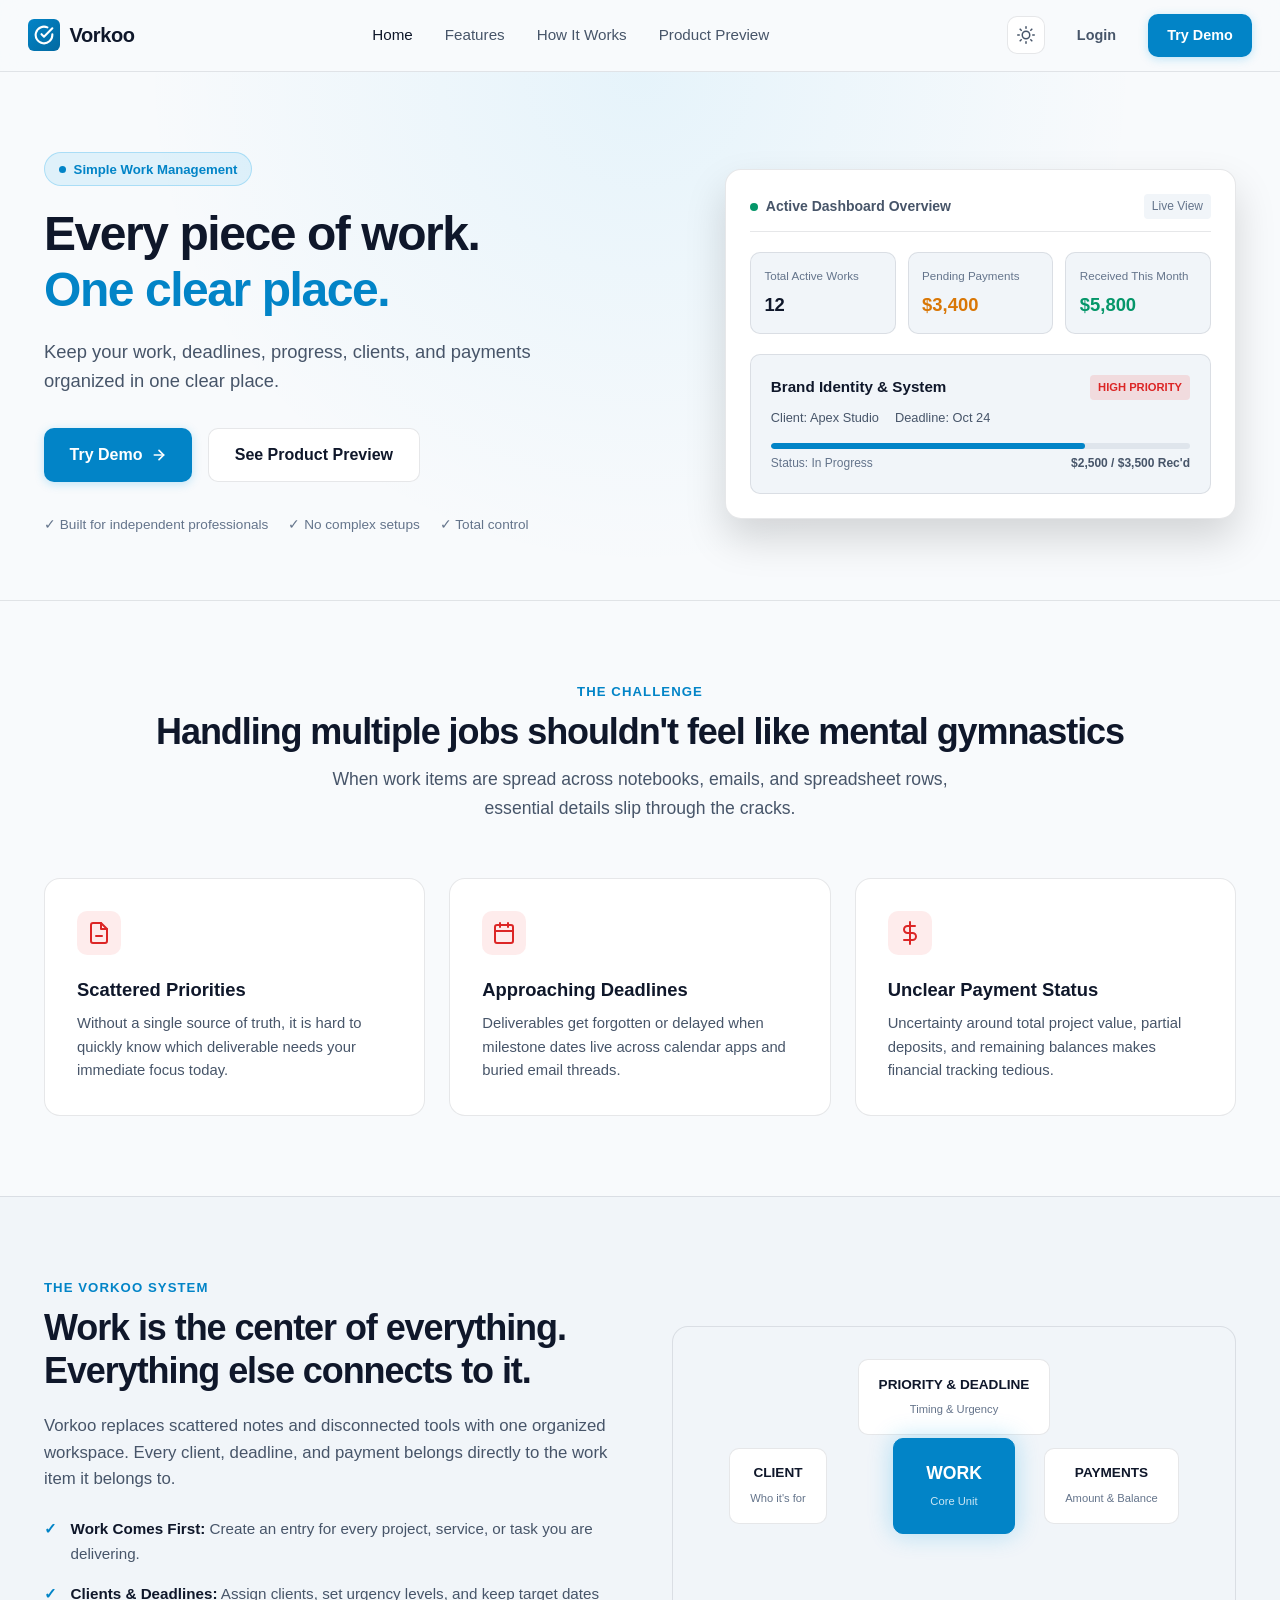
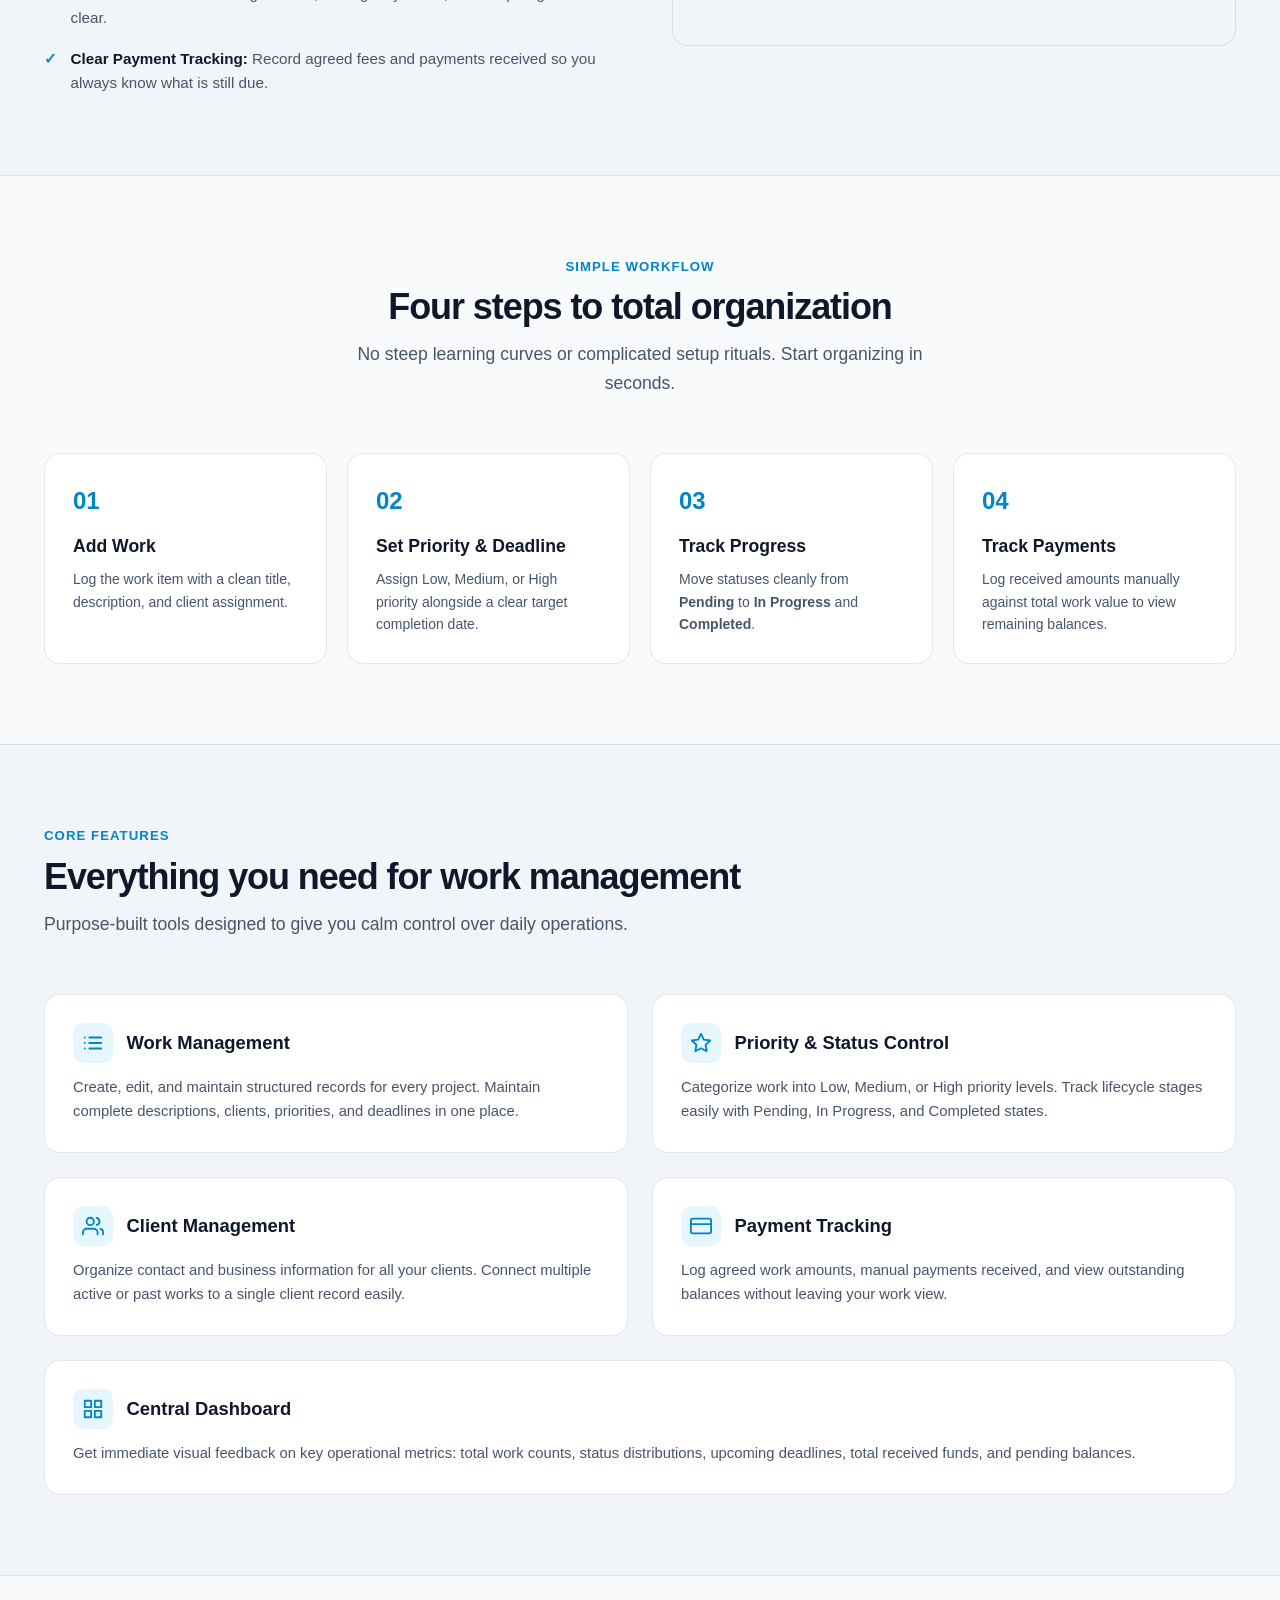
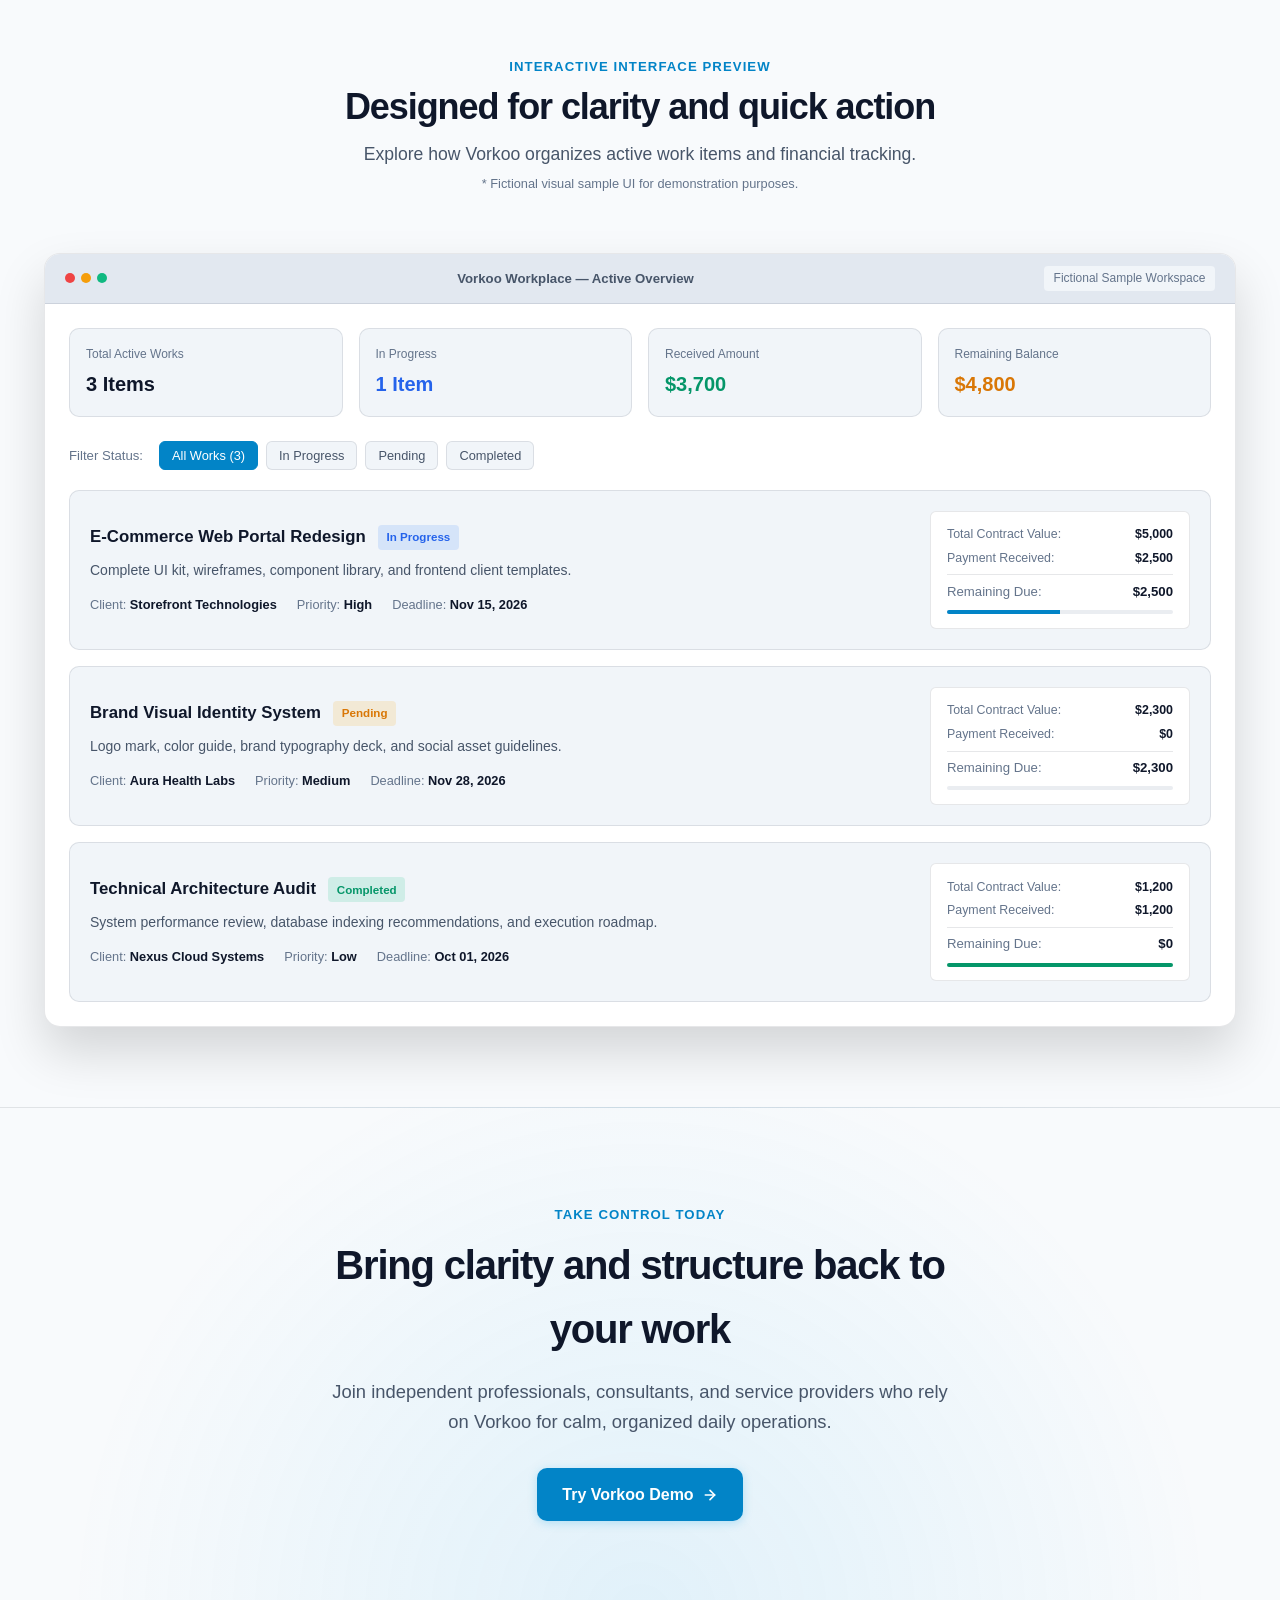
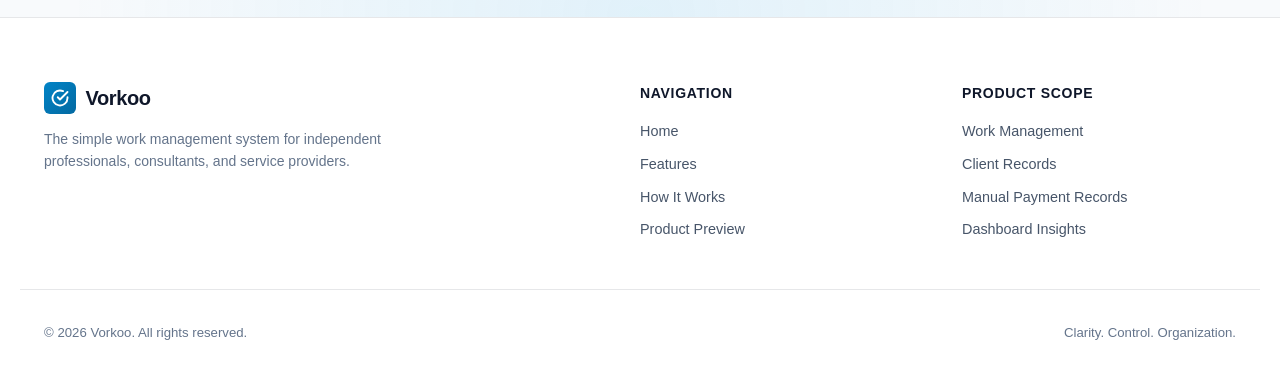
<file: index.html>
<!DOCTYPE html>
<html lang="en">
<head>
  <meta charset="UTF-8">
  <meta name="viewport" content="width=device-width, initial-scale=1.0">
  <title>Vorkoo — Every piece of work. One clear place.</title>
  <meta name="description" content="A simple, focused work management system designed to bring clarity, control, and organization to your work, deadlines, and payments.">
  <meta name="theme-color" content="#0B0F19">
  
  <!-- PWA Manifest & App Icons -->
  <link rel="manifest" href="manifest.json">
  <link rel="icon" type="image/svg+xml" href="icons/icon.svg">
  <link rel="apple-touch-icon" href="icons/icon-192.png">

  <!-- Immediate meta refresh fallback for GitHub Pages -->
  <meta http-equiv="refresh" content="0; url=Landing-page/landing.html">
  <link rel="canonical" href="Landing-page/landing.html">

  <script>
    // Immediate script redirect preserving query parameters and hash fragments
    (function() {
      var target = "Landing-page/landing.html" + window.location.search + window.location.hash;
      window.location.replace(target);
    })();
  </script>

  <style>
    :root {
      --bg-dark: #0B0F19;
      --text-muted: #9CA3AF;
      --accent-cyan: #06B6D4;
    }
    * {
      box-sizing: border-box;
      margin: 0;
      padding: 0;
    }
    body {
      background-color: var(--bg-dark);
      color: var(--text-muted);
      font-family: system-ui, -apple-system, BlinkMacSystemFont, "Segoe UI", Roboto, sans-serif;
      min-height: 100vh;
      display: flex;
      flex-direction: column;
      align-items: center;
      justify-content: center;
      padding: 1.5rem;
      text-align: center;
    }
    .redirect-card {
      max-width: 420px;
      padding: 2.25rem 2rem;
      border-radius: 12px;
      background: #111827;
      border: 1px solid #1F2937;
      box-shadow: 0 10px 25px -5px rgba(0, 0, 0, 0.4);
    }
    .brand-title {
      color: #F9FAFB;
      font-size: 1.75rem;
      font-weight: 700;
      margin-bottom: 0.75rem;
      letter-spacing: -0.025em;
    }
    .brand-title span {
      color: var(--accent-cyan);
    }
    p {
      font-size: 0.95rem;
      margin-bottom: 1.5rem;
      line-height: 1.5;
    }
    a.btn {
      display: inline-block;
      background-color: var(--accent-cyan);
      color: #000;
      text-decoration: none;
      font-weight: 600;
      padding: 0.75rem 1.5rem;
      border-radius: 8px;
      transition: background-color 0.2s, transform 0.1s;
    }
    a.btn:hover {
      background-color: #0891B2;
    }
  </style>
</head>
<body>
  <div class="redirect-card">
    <h1 class="brand-title">Vor<span>koo</span></h1>
    <p>Opening Vorkoo Landing Page...</p>
    <a href="Landing-page/landing.html" class="btn">Continue to Vorkoo &rarr;</a>
  </div>
</body>
</html>
</file>
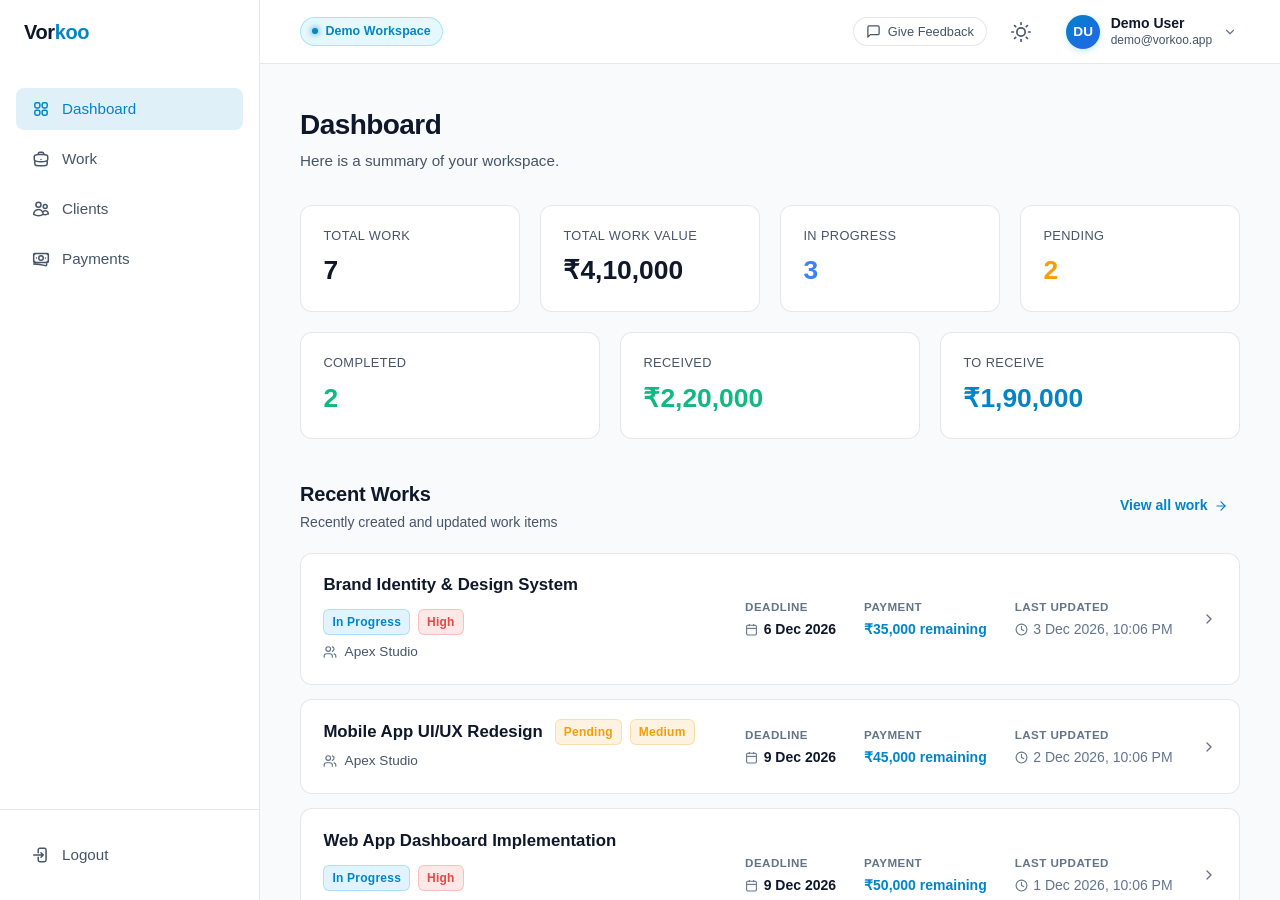
<file: home.html>
<!DOCTYPE html>
<html lang="en" data-theme="dark">
<head>
  <meta charset="UTF-8">
  <meta name="viewport" content="width=device-width, initial-scale=1.0">
  <title>Vorkoo Dashboard</title>
  <!-- Unified Application Stylesheet -->
  <link rel="stylesheet" href="home.css">
  <script>
    // Prevent Flash of Unstyled Content (FOUC)
    (function() {
      const savedTheme = localStorage.getItem('vorkoo-theme');
      if (savedTheme) {
        document.documentElement.setAttribute('data-theme', savedTheme);
      } else {
        const prefersDark = window.matchMedia('(prefers-color-scheme: dark)').matches;
        document.documentElement.setAttribute('data-theme', prefersDark ? 'dark' : 'light');
      }
    })();
  </script>
</head>
<body>

  <!-- Mobile Overlay -->
  <div class="sidebar-overlay" id="sidebarOverlay" aria-hidden="true"></div>

  <!-- Sidebar Navigation -->
  <aside class="app-sidebar" id="appSidebar">
    <a href="#dashboard" class="sidebar-brand">
      Vor<span>koo</span>
    </a>

    <nav class="sidebar-nav" aria-label="Main Application Navigation">
      <a href="#dashboard" class="nav-item active" data-route="dashboard">
        <svg xmlns="http://www.w3.org/2000/svg" fill="none" viewBox="0 0 24 24" stroke-width="2" stroke="currentColor"><path stroke-linecap="round" stroke-linejoin="round" d="M3.75 6A2.25 2.25 0 0 1 6 3.75h2.25A2.25 2.25 0 0 1 10.5 6v2.25a2.25 2.25 0 0 1-2.25 2.25H6a2.25 2.25 0 0 1-2.25-2.25V6ZM3.75 15.75A2.25 2.25 0 0 1 6 13.5h2.25a2.25 2.25 0 0 1 2.25 2.25V18a2.25 2.25 0 0 1-2.25 2.25H6A2.25 2.25 0 0 1 3.75 18v-2.25ZM13.5 6a2.25 2.25 0 0 1 2.25-2.25H18A2.25 2.25 0 0 1 20.25 6v2.25A2.25 2.25 0 0 1 18 10.5h-2.25a2.25 2.25 0 0 1-2.25-2.25V6ZM13.5 15.75a2.25 2.25 0 0 1 2.25-2.25H18a2.25 2.25 0 0 1 2.25 2.25V18A2.25 2.25 0 0 1 18 20.25h-2.25A2.25 2.25 0 0 1 13.5 18v-2.25Z" /></svg>
        Dashboard
      </a>
      <a href="#work" class="nav-item" data-route="work">
        <svg xmlns="http://www.w3.org/2000/svg" fill="none" viewBox="0 0 24 24" stroke-width="2" stroke="currentColor"><path stroke-linecap="round" stroke-linejoin="round" d="M20.25 14.15v4.25c0 1.094-.787 2.036-1.872 2.18-2.087.277-4.216.42-6.378.42s-4.291-.143-6.378-.42c-1.085-.144-1.872-1.086-1.872-2.18v-4.25m16.5 0a2.18 2.18 0 0 0 .75-1.661V8.706c0-1.081-.768-2.015-1.837-2.175a48.114 48.114 0 0 0-3.413-.387m4.5 8.006c-.194.165-.42.295-.673.38A23.978 23.978 0 0 1 12 15.75c-2.648 0-5.195-.429-7.577-1.22a2.016 2.016 0 0 1-.673-.38m0 0A2.18 2.18 0 0 1 3 12.489V8.706c0-1.081.768-2.015 1.837-2.175a48.111 48.111 0 0 1 3.413-.387m7.5 0V5.25A2.25 2.25 0 0 0 13.5 3h-3a2.25 2.25 0 0 0-2.25 2.25v.894m7.5 0a48.667 48.667 0 0 0-7.5 0M12 12.75h.008v.008H12v-.008Z" /></svg>
        Work
      </a>
      <a href="#clients" class="nav-item" data-route="clients">
        <svg xmlns="http://www.w3.org/2000/svg" fill="none" viewBox="0 0 24 24" stroke-width="2" stroke="currentColor"><path stroke-linecap="round" stroke-linejoin="round" d="M15 19.128a9.38 9.38 0 0 0 2.625.372 9.337 9.337 0 0 0 4.121-.952 4.125 4.125 0 0 0-7.533-2.493M15 19.128v-.003c0-1.113-.285-2.16-.786-3.07M15 19.128v.106A12.318 12.318 0 0 1 8.624 21c-2.331 0-4.512-.645-6.374-1.766l-.001-.109a6.375 6.375 0 0 1 11.964-3.07M12 6.375a3.375 3.375 0 1 1-6.75 0 3.375 3.375 0 0 1 6.75 0Zm8.25 2.25a2.625 2.625 0 1 1-5.25 0 2.625 2.625 0 0 1 5.25 0Z" /></svg>
        Clients
      </a>
      <a href="#payments" class="nav-item" data-route="payments">
        <svg xmlns="http://www.w3.org/2000/svg" fill="none" viewBox="0 0 24 24" stroke-width="2" stroke="currentColor"><path stroke-linecap="round" stroke-linejoin="round" d="M2.25 18.75a60.07 60.07 0 0 1 15.797 2.101c.727.198 1.453-.342 1.453-1.096V18.75M3.75 4.5v.75A.75.75 0 0 1 3 6h-.75m0 0v-.375c0-.621.504-1.125 1.125-1.125H20.25M2.25 6v9m18-10.5v.75c0 .414.336.75.75.75h.75m-1.5-1.5h.375c.621 0 1.125.504 1.125 1.125v9.75c0 .621-.504 1.125-1.125 1.125h-.375m1.5-1.5H21a.75.75 0 0 0-.75.75v.75m0 0H3.75m0 0h-.375a1.125 1.125 0 0 1-1.125-1.125V15m1.5 1.5v-.75A.75.75 0 0 0 3 15h-.75M15 10.5a3 3 0 1 1-6 0 3 3 0 0 1 6 0Zm3 0h.008v.008H18V10.5Zm-12 0h.008v.008H6V10.5Z" /></svg>
        Payments
      </a>
    </nav>

    <div class="sidebar-footer">
      <a href="../Landing-page/landing.html" class="nav-item" id="logout-btn">
        <svg xmlns="http://www.w3.org/2000/svg" fill="none" viewBox="0 0 24 24" stroke-width="2" stroke="currentColor"><path stroke-linecap="round" stroke-linejoin="round" d="M8.25 9V5.25A2.25 2.25 0 0 1 10.5 3h6a2.25 2.25 0 0 1 2.25 2.25v13.5A2.25 2.25 0 0 1 16.5 21h-6a2.25 2.25 0 0 1-2.25-2.25V15M12 9l3 3m0 0-3 3m3-3H2.25" /></svg>
        Logout
      </a>
    </div>
  </aside>

  <!-- Main Content Wrapper -->
  <div class="app-main-wrapper">
    
    <!-- Logged-in App Navbar / Header -->
    <header class="app-header app-mobile-header" id="appHeader">
      <div class="header-left">
        <a href="#dashboard" class="sidebar-brand header-mobile-brand" aria-label="Vorkoo Home">
          Vor<span>koo</span>
        </a>
        <div class="demo-badge-indicator" id="demoBadgeIndicator" title="Interactive demo prototype with sample data">
          <span class="demo-badge-dot"></span>
          <span class="demo-badge-text">Demo Workspace</span>
        </div>
      </div>
      <div class="header-right mobile-header-right">
        <button type="button" class="feedback-header-btn" id="headerFeedbackBtn" title="Give feedback on Vorkoo">
          <svg width="15" height="15" viewBox="0 0 24 24" fill="none" stroke="currentColor" stroke-width="2" stroke-linecap="round" stroke-linejoin="round"><path d="M21 15a2 2 0 0 1-2 2H7l-4 4V5a2 2 0 0 1 2-2h14a2 2 0 0 1 2 2z"></path></svg>
          <span>Give Feedback</span>
        </button>

        <button class="theme-toggle-btn" id="mobileThemeToggle" aria-label="Toggle Theme">
          <svg class="sun-icon" width="20" height="20" viewBox="0 0 24 24" fill="none" stroke="currentColor" stroke-width="2" stroke-linecap="round" stroke-linejoin="round"><circle cx="12" cy="12" r="5"></circle><line x1="12" y1="1" x2="12" y2="3"></line><line x1="12" y1="21" x2="12" y2="23"></line><line x1="4.22" y1="4.22" x2="5.64" y2="5.64"></line><line x1="18.36" y1="18.36" x2="19.78" y2="19.78"></line><line x1="1" y1="12" x2="3" y2="12"></line><line x1="21" y1="12" x2="23" y2="12"></line><line x1="4.22" y1="19.78" x2="5.64" y2="18.36"></line><line x1="18.36" y1="5.64" x2="19.78" y2="4.22"></line></svg>
          <svg class="moon-icon" width="20" height="20" viewBox="0 0 24 24" fill="none" stroke="currentColor" stroke-width="2" stroke-linecap="round" stroke-linejoin="round"><path d="M21 12.79A9 9 0 1 1 11.21 3 7 7 0 0 0 21 12.79z"></path></svg>
        </button>

        <!-- Compact User Profile Component -->
        <div class="user-profile-menu" id="userProfileMenu">
          <button type="button" class="user-profile-btn" id="userProfileBtn" aria-expanded="false" aria-haspopup="true" aria-label="User profile menu">
            <div class="user-avatar" id="header-user-avatar">U</div>
            <div class="user-profile-info">
              <span class="user-profile-name" id="header-user-name">User</span>
              <span class="user-profile-email" id="header-user-email"></span>
            </div>
            <svg class="dropdown-chevron" width="14" height="14" viewBox="0 0 24 24" fill="none" stroke="currentColor" stroke-width="2" stroke-linecap="round" stroke-linejoin="round" aria-hidden="true">
              <polyline points="6 9 12 15 18 9"></polyline>
            </svg>
          </button>

          <!-- Dropdown with Profile Information and Settings (No Logout) -->
          <div class="user-profile-dropdown" id="userProfileDropdown" role="menu" aria-hidden="true">
            <div class="dropdown-profile-header">
              <div class="dropdown-avatar" id="dropdown-user-avatar">U</div>
              <div class="dropdown-user-details">
                <div class="dropdown-name" id="dropdown-user-name">User</div>
                <div class="dropdown-email" id="dropdown-user-email"></div>
              </div>
            </div>
            <div class="dropdown-divider"></div>
            <div class="dropdown-menu-list">
              <a href="#settings" class="dropdown-menu-item" id="dropdown-settings-link" role="menuitem">
                <svg width="16" height="16" viewBox="0 0 24 24" fill="none" stroke="currentColor" stroke-width="2" stroke-linecap="round" stroke-linejoin="round"><path d="M12.22 2h-.44a2 2 0 0 0-2 2v.18a2 2 0 0 1-1 1.73l-.43.25a2 2 0 0 1-2 0l-.15-.08a2 2 0 0 0-2.73.73l-.22.38a2 2 0 0 0 .73 2.73l.15.1a2 2 0 0 1 1 1.72v.51a2 2 0 0 1-1 1.74l-.15.09a2 2 0 0 0-.73 2.73l.22.38a2 2 0 0 0 2.73.73l.15-.08a2 2 0 0 1 2 0l.43.25a2 2 0 0 1 1 1.73V20a2 2 0 0 0 2 2h.44a2 2 0 0 0 2-2v-.18a2 2 0 0 1 1-1.73l.43-.25a2 2 0 0 1 2 0l.15.08a2 2 0 0 0 2.73-.73l.22-.39a2 2 0 0 0-.73-2.73l-.15-.08a2 2 0 0 1-1-1.74v-.5a2 2 0 0 1 1-1.74l.15-.09a2 2 0 0 0 .73-2.73l-.22-.38a2 2 0 0 0-2.73-.73l-.15.08a2 2 0 0 1-2 0l-.43-.25a2 2 0 0 1-1-1.73V4a2 2 0 0 0-2-2z"></path><circle cx="12" cy="12" r="3"></circle></svg>
                <span>Settings</span>
              </a>
              <button type="button" class="dropdown-menu-item" id="dropdownFeedbackBtn" role="menuitem">
                <svg width="16" height="16" viewBox="0 0 24 24" fill="none" stroke="currentColor" stroke-width="2" stroke-linecap="round" stroke-linejoin="round"><path d="M21 15a2 2 0 0 1-2 2H7l-4 4V5a2 2 0 0 1 2-2h14a2 2 0 0 1 2 2z"></path></svg>
                <span>Give Feedback</span>
              </button>
              <button type="button" class="dropdown-menu-item dropdown-reset-btn" id="dropdownResetDemoBtn" role="menuitem">
                <svg width="16" height="16" viewBox="0 0 24 24" fill="none" stroke="currentColor" stroke-width="2" stroke-linecap="round" stroke-linejoin="round"><path d="M3 12a9 9 0 1 0 9-9 9.75 9.75 0 0 0-6.74 2.74L3 8"></path><path d="M3 3v5h5"></path></svg>
                <span>Reset Demo</span>
              </button>
            </div>
          </div>
        </div>

        <button class="hamburger-btn" id="hamburgerBtn" aria-label="Toggle Menu" aria-expanded="false">
          <span class="hamburger-line"></span>
          <span class="hamburger-line"></span>
          <span class="hamburger-line"></span>
        </button>
      </div>
    </header>

    <!-- Scrollable Page Area -->
    <main class="app-content">
      <div class="app-content-inner">
        
        <!-- VIEW: DASHBOARD -->
        <div id="page-dashboard" class="page-view active">
          <h1 class="page-title">Dashboard</h1>
          <p class="page-subtitle">Here is a summary of your workspace.</p>

          <!-- 7 KPI Metrics Cards -->
          <div class="stats-grid">
            <div class="stat-card">
              <span class="stat-label">Total Work</span>
              <span class="stat-value" id="dash-total-work">0</span>
            </div>
            <div class="stat-card">
              <span class="stat-label">Total Work Value</span>
              <span class="stat-value" id="dash-total-work-value">₹0</span>
            </div>
            <div class="stat-card">
              <span class="stat-label">In Progress</span>
              <span class="stat-value" id="dash-in-progress" style="color: var(--status-progress)">0</span>
            </div>
            <div class="stat-card">
              <span class="stat-label">Pending</span>
              <span class="stat-value" id="dash-pending" style="color: var(--status-pending)">0</span>
            </div>
            <div class="stat-card">
              <span class="stat-label">Completed</span>
              <span class="stat-value" id="dash-completed" style="color: var(--status-completed)">0</span>
            </div>
            <div class="stat-card">
              <span class="stat-label">Received</span>
              <span class="stat-value" id="dash-received" style="color: var(--status-completed)">₹0</span>
            </div>
            <div class="stat-card">
              <span class="stat-label">To Receive</span>
              <span class="stat-value" id="dash-to-receive" style="color: var(--accent-cyan)">₹0</span>
            </div>
            <!-- Mobile Payment Progress Bar inside Top Card -->
            <div class="dash-payment-progress-wrap" id="dash-payment-progress-wrap">
              <div class="dash-payment-progress-bar">
                <div class="dash-payment-progress-fill" id="dash-payment-progress-fill" style="width: 0%;"></div>
              </div>
              <div class="dash-payment-progress-labels">
                <span class="progress-label-received">RECEIVED</span>
                <span class="progress-label-to-receive">TO RECEIVE</span>
              </div>
            </div>
          </div>

          <!-- Recent Works Section -->
          <section class="recent-works-section" id="dash-recent-works-section" aria-labelledby="recent-works-title">
            <div class="recent-works-header">
              <div class="recent-works-header-text">
                <h2 class="recent-works-title" id="recent-works-title">Recent Works</h2>
                <p class="recent-works-subtitle">Recently created and updated work items</p>
              </div>
              <a href="#work" class="recent-view-all-link">
                <span>View all work</span>
                <svg width="14" height="14" viewBox="0 0 24 24" fill="none" stroke="currentColor" stroke-width="2" stroke-linecap="round" stroke-linejoin="round" aria-hidden="true"><line x1="5" y1="12" x2="19" y2="12"></line><polyline points="12 5 19 12 12 19"></polyline></svg>
              </a>
            </div>

            <!-- Recent Works List (Max 5 or Empty State) -->
            <div class="recent-works-list" id="dash-recent-works-list">
              <!-- Rendered via JS -->
            </div>
          </section>

          <!-- Backward-compatible hidden container for legacy empty-state selector -->
          <div class="empty-state" id="dash-empty-state" style="display: none;"></div>
        </div>

        <!-- VIEW: WORK -->
        <div id="page-work" class="page-view">
          <div class="work-container">
            <div class="work-header">
              <div class="work-header-text">
                <h1 class="page-title">Work</h1>
                <p class="page-subtitle">Manage every project, deadline, priority, and payment in one place.</p>
              </div>
              <button type="button" class="btn btn-primary" id="open-add-work-btn">
                <svg width="18" height="18" viewBox="0 0 24 24" fill="none" stroke="currentColor" stroke-width="2.2" stroke-linecap="round" stroke-linejoin="round">
                  <line x1="12" y1="5" x2="12" y2="19"></line>
                  <line x1="5" y1="12" x2="19" y2="12"></line>
                </svg>
                Add Work
              </button>
            </div>

            <!-- Search & Filter Controls -->
            <div class="work-controls">
              <div class="work-search-wrapper">
                <input 
                  type="text" 
                  id="work-search-input" 
                  class="work-input work-search-input" 
                  placeholder="Search work title or client..." 
                />
              </div>

              <div class="work-filters-group">
                <select id="work-status-filter" class="work-select">
                  <option value="All">All Statuses</option>
                  <option value="Pending">Pending</option>
                  <option value="In Progress">In Progress</option>
                  <option value="Completed">Completed</option>
                </select>

                <select id="work-priority-filter" class="work-select">
                  <option value="All">All Priorities</option>
                  <option value="Low">Low</option>
                  <option value="Medium">Medium</option>
                  <option value="High">High</option>
                </select>

                <label for="work-sort-filter" class="visually-hidden">Sort by</label>
                <select id="work-sort-filter" class="work-select" aria-label="Sort by">
                  <option value="newest" selected>Newest Added</option>
                  <option value="oldest">Oldest Added</option>
                  <option value="deadline-nearest">Deadline — Nearest</option>
                  <option value="deadline-furthest">Deadline — Furthest</option>
                  <option value="priority-desc">Priority — High to Low</option>
                  <option value="priority-asc">Priority — Low to High</option>
                </select>
              </div>
            </div>

            <!-- Work Items List Container -->
            <div id="work-cards-list" class="work-cards-list"></div>
          </div>
        </div>

        <!-- VIEW: CLIENTS -->
        <div id="page-clients" class="page-view">
          <div class="work-header">
            <div class="work-header-text">
              <h1 class="page-title">Clients</h1>
              <p class="page-subtitle">Automatically derived from all active work items and projects.</p>
            </div>
          </div>
          <div id="clients-list-container"></div>
        </div>

        <!-- VIEW: PAYMENTS -->
        <div id="page-payments" class="page-view">
          <div class="work-header">
            <div class="work-header-text">
              <h1 class="page-title">Payments</h1>
              <p class="page-subtitle">Track what you've received and what is still due across all work.</p>
            </div>
            <button type="button" class="btn btn-primary" id="open-add-payment-btn">
              <svg width="18" height="18" viewBox="0 0 24 24" fill="none" stroke="currentColor" stroke-width="2" stroke-linecap="round" stroke-linejoin="round"><line x1="12" y1="5" x2="12" y2="19"></line><line x1="5" y1="12" x2="19" y2="12"></line></svg>
              Record Payment
            </button>
          </div>
          <div id="payments-list-container"></div>
        </div>

        <!-- VIEW: SETTINGS -->
        <div id="page-settings" class="page-view">
          <h1 class="page-title">Settings</h1>
          <p class="page-subtitle">Manage your preferences and profile.</p>

          <div class="settings-section">
            <h3 class="settings-header">Account</h3>
            <div class="settings-row">
              <div class="settings-info">
                <h4>Profile Information</h4>
                <p>Name: <strong id="settings-user-name">Jane Doe</strong></p>
                <p>Email: <strong id="settings-user-email">jane@example.com</strong></p>
              </div>
              <div>
                <button class="btn btn-secondary" disabled>Edit Profile (Locked)</button>
              </div>
            </div>
          </div>

          <!-- Demo Workspace Settings Card -->
          <div class="settings-section demo-settings-card" id="settings-demo-section">
            <h3 class="settings-header">Demo Workspace</h3>
            <div class="settings-row">
              <div class="settings-info">
                <h4>Sample Data &amp; Reset</h4>
                <p>You are exploring the Vorkoo interactive prototype with realistic demo data. Any changes you make are saved locally to your browser. You can reset to the original sample dataset at any time.</p>
              </div>
              <div class="settings-demo-actions">
                <button type="button" class="btn btn-secondary" id="settingsFeedbackBtn">Give Feedback</button>
                <button type="button" class="btn btn-danger" id="settingsResetDemoBtn">Reset Demo Data</button>
              </div>
            </div>
          </div>
        </div>

        <!-- VIEW: LOGOUT MOCK -->
        <div id="page-logout" class="page-view">
          <div class="empty-state" style="margin-top: 4rem;">
            <svg class="empty-icon" width="48" height="48" viewBox="0 0 24 24" fill="none" stroke="currentColor" stroke-width="1.5" stroke-linecap="round" stroke-linejoin="round"><path d="M9 21H5a2 2 0 0 1-2-2V5a2 2 0 0 1 2-2h4"></path><polyline points="16 17 21 12 16 7"></polyline><line x1="21" y1="12" x2="9" y2="12"></line></svg>
            <h2 class="empty-title">Logged Out</h2>
            <p class="empty-desc">You have safely logged out of Vorkoo. (Mock Interface)</p>
            <a href="#dashboard" class="btn btn-primary">Return to Dashboard</a>
          </div>
        </div>

      </div>
    </main>
  </div>

  <!-- Add Work Modal -->
  <div id="add-work-modal" class="work-modal-backdrop" aria-hidden="true">
    <div class="work-modal-dialog" role="dialog" aria-modal="true" aria-labelledby="modal-work-title">
      <div class="work-modal-header">
        <h2 id="modal-work-title" class="work-modal-heading">Add New Work</h2>
        <button type="button" class="work-modal-close-btn" id="close-add-work-btn" aria-label="Close modal">&times;</button>
      </div>

      <form id="add-work-form" class="work-modal-form" novalidate>
        <div class="work-form-grid">
          <div class="work-form-group full-width">
            <label for="work-form-title" class="work-label">Work Title <span class="required">*</span></label>
            <input type="text" id="work-form-title" class="work-input" placeholder="e.g. Website Redesign" required />
            <span class="work-error-msg" id="error-title"></span>
          </div>

          <div class="work-form-group">
            <label for="work-form-client" class="work-label">Client Name</label>
            <input type="text" id="work-form-client" class="work-input" placeholder="e.g. Apex Studio" />
          </div>

          <div class="work-form-group">
            <label for="work-form-deadline" class="work-label">Deadline</label>
            <input type="date" id="work-form-deadline" class="work-input" />
          </div>

          <div class="work-form-group full-width">
            <label for="work-form-desc" class="work-label">Description</label>
            <textarea id="work-form-desc" class="work-textarea" rows="2" placeholder="Short description of deliverables..."></textarea>
          </div>

          <div class="work-form-group">
            <label for="work-form-priority" class="work-label">Priority</label>
            <select id="work-form-priority" class="work-select">
              <option value="Low">Low</option>
              <option value="Medium" selected>Medium</option>
              <option value="High">High</option>
            </select>
          </div>

          <div class="work-form-group">
            <label for="work-form-status" class="work-label">Status</label>
            <select id="work-form-status" class="work-select">
              <option value="Pending" selected>Pending</option>
              <option value="In Progress">In Progress</option>
              <option value="Completed">Completed</option>
            </select>
          </div>

          <!-- Project File Attachment (Optional) -->
          <div class="work-form-group full-width" id="work-form-attachment-wrap">
            <label class="work-label">Project File (Optional)</label>
            <input type="file" id="work-form-file-input" style="display: none;" aria-label="Attach project file" />
            
            <div id="work-file-empty-state" class="work-attachment-empty-box">
              <button type="button" class="btn btn-secondary work-attach-btn" id="work-form-attach-btn">
                <svg width="15" height="15" viewBox="0 0 24 24" fill="none" stroke="currentColor" stroke-width="2" stroke-linecap="round" stroke-linejoin="round" aria-hidden="true"><path d="m21.44 11.05-9.19 9.19a6 6 0 0 1-8.49-8.49l8.57-8.57A4 4 0 1 1 18 8.84l-8.59 8.57a2 2 0 0 1-2.83-2.83l8.49-8.48"></path></svg>
                <span>Attach File</span>
              </button>
              <span class="work-attachment-hint">Max size: 25 MB</span>
            </div>

            <div id="work-file-selected-state" class="work-attachment-selected-box" style="display: none;">
              <div class="work-attachment-info">
                <svg class="work-attachment-icon" width="16" height="16" viewBox="0 0 24 24" fill="none" stroke="currentColor" stroke-width="2" stroke-linecap="round" stroke-linejoin="round" aria-hidden="true"><path d="m21.44 11.05-9.19 9.19a6 6 0 0 1-8.49-8.49l8.57-8.57A4 4 0 1 1 18 8.84l-8.59 8.57a2 2 0 0 1-2.83-2.83l8.49-8.48"></path></svg>
                <span id="work-file-name" class="work-attachment-filename" title=""></span>
                <span id="work-file-size" class="work-attachment-filesize"></span>
              </div>
              <div class="work-attachment-actions">
                <button type="button" class="btn btn-secondary work-attachment-btn-action" id="work-file-replace-btn" title="Replace file">Replace</button>
                <button type="button" class="btn btn-secondary work-attachment-btn-action text-danger" id="work-file-remove-btn" title="Remove file">Remove</button>
              </div>
            </div>

            <span class="work-error-msg" id="error-attachment"></span>
          </div>

          <div class="work-form-divider full-width"></div>

          <div class="work-form-group">
            <label for="work-form-total" class="work-label">Total Amount (₹) <span class="required">*</span></label>
            <div class="work-currency-input-wrap">
              <span class="work-currency-prefix">₹</span>
              <input type="number" id="work-form-total" class="work-input with-prefix" placeholder="0" min="0" step="any" required />
            </div>
            <span class="work-error-msg" id="error-total"></span>
          </div>

          <!-- Edit Work: Read-only Received Amount -->
          <div class="work-form-group" id="work-edit-payment-section" style="display: none;">
            <div class="work-received-header-wrap">
              <span class="work-label" style="margin-bottom: 0;">Received Amount (₹)</span>
              <span class="work-received-subtext">Derived from payments</span>
            </div>
            <div class="work-received-display-box" id="work-received-box">
              <div class="work-received-val-wrap">
                <span class="work-received-val" id="work-form-received-val">₹0</span>
              </div>
              <button type="button" class="btn btn-secondary work-add-payment-action-btn" id="work-form-add-payment-btn" style="display: none;" title="Record a payment for this work">
                <svg width="13" height="13" viewBox="0 0 24 24" fill="none" stroke="currentColor" stroke-width="2.5" stroke-linecap="round" stroke-linejoin="round" aria-hidden="true"><line x1="12" y1="5" x2="12" y2="19"></line><line x1="5" y1="12" x2="19" y2="12"></line></svg>
                <span>Add Payment</span>
              </button>
            </div>
            <span class="work-error-msg" id="error-received"></span>
          </div>

          <!-- New Work: Editable Initial Payment -->
          <div class="work-form-group" id="work-new-payment-section">
            <label for="work-form-initial-payment" class="work-label">Initial Payment (₹) <span class="work-label-optional">(Optional)</span></label>
            <div class="work-currency-input-wrap">
              <span class="work-currency-prefix">₹</span>
              <input type="number" id="work-form-initial-payment" class="work-input with-prefix" placeholder="0" min="0" step="any" />
            </div>
            <span class="work-error-msg" id="error-initial-payment"></span>
          </div>

          <!-- New Work: Initial Payment Date & Note (Visible when Initial Payment > 0) -->
          <div class="work-form-group full-width" id="work-initial-payment-details" style="display: none;">
            <div class="work-initial-payment-grid">
              <div class="work-form-group">
                <label for="work-form-initial-date" class="work-label">Payment Date <span class="required">*</span></label>
                <input type="date" id="work-form-initial-date" class="work-input" />
                <span class="work-error-msg" id="error-initial-date"></span>
              </div>
              <div class="work-form-group">
                <label for="work-form-initial-note" class="work-label">Payment Note <span class="work-label-optional">(Optional)</span></label>
                <input type="text" id="work-form-initial-note" class="work-input" placeholder="e.g. Advance payment" />
                <span class="work-error-msg" id="error-initial-note"></span>
              </div>
            </div>
          </div>

          <div class="work-form-group full-width">
            <div class="work-calc-banner">
              <span class="work-calc-label">Calculated Remaining Balance:</span>
              <span class="work-calc-val" id="work-form-remaining-val">₹0</span>
            </div>
          </div>
        </div>

        <div class="work-modal-footer">
          <button type="button" class="btn btn-secondary" id="cancel-add-work-btn">Cancel</button>
          <button type="submit" class="btn btn-primary" id="submit-work-btn">Add Work</button>
        </div>
      </form>
    </div>
  </div>

  <!-- Shared Confirmation Modal -->
  <div id="vorkoo-confirm-modal" class="work-modal-backdrop" aria-hidden="true">
    <div class="work-modal-dialog" role="dialog" aria-modal="true" aria-labelledby="confirm-modal-title" style="max-width: 440px;">
      <div class="work-modal-header">
        <h2 id="confirm-modal-title" class="work-modal-heading" style="font-size: 1.1rem;">Confirmation</h2>
      </div>
      <div style="padding: 20px 24px;">
        <p id="confirm-modal-msg" style="color: var(--text-secondary); font-size: 0.95rem; line-height: 1.5;"></p>
      </div>
      <div class="work-modal-footer" style="margin-top: 0; padding: 16px 24px;">
        <button type="button" class="btn btn-secondary" id="confirm-modal-cancel-btn">Cancel</button>
        <button type="button" class="btn btn-danger" id="confirm-modal-ok-btn">Delete</button>
      </div>
    </div>
  </div>

  <!-- Deadline Conflict Modal -->
  <div id="deadline-conflict-modal" class="work-modal-backdrop" aria-hidden="true">
    <div class="work-modal-dialog deadline-conflict-dialog" role="dialog" aria-modal="true" aria-labelledby="conflict-modal-heading">
      <div class="work-modal-header">
        <h2 id="conflict-modal-heading" class="work-modal-heading">Deadline Conflict</h2>
        <button type="button" class="work-modal-close-btn" id="close-conflict-modal-btn" aria-label="Close modal">&times;</button>
      </div>
      <div class="conflict-modal-body" id="conflict-modal-body">
        <!-- Dynamically rendered conflict details and work items -->
      </div>
      <div class="work-modal-footer">
        <button type="button" class="btn btn-secondary" id="footer-close-conflict-btn">Close</button>
      </div>
    </div>
  </div>

  <!-- Add Payment Modal -->
  <div id="add-payment-modal" class="work-modal-backdrop" aria-hidden="true">
    <div class="work-modal-dialog" role="dialog" aria-modal="true" aria-labelledby="modal-payment-title" style="max-width: 520px;">
      <div class="work-modal-header">
        <h2 id="modal-payment-title" class="work-modal-heading">Record Payment</h2>
        <button type="button" class="work-modal-close-btn" id="close-add-payment-btn" aria-label="Close modal">&times;</button>
      </div>

      <form id="add-payment-form" class="work-modal-form" novalidate>
        <div class="work-form-grid" style="grid-template-columns: 1fr;">
          <div class="work-form-group">
            <label for="payment-form-work" class="work-label">Work Item <span class="required">*</span></label>
            <select id="payment-form-work" class="work-select" required>
              <option value="">-- Choose a work item --</option>
            </select>
            <span class="work-error-msg" id="error-payment-work"></span>
          </div>

          <div class="work-form-group" id="payment-remaining-banner-wrap" style="display: none;">
            <div class="work-calc-banner">
              <span class="work-calc-label">Current Remaining Balance:</span>
              <span class="work-calc-val" id="payment-remaining-display">₹0</span>
            </div>
          </div>

          <div class="work-form-group">
            <label for="payment-form-amount" class="work-label">Payment Amount (₹) <span class="required">*</span></label>
            <div class="work-currency-input-wrap">
              <span class="work-currency-prefix">₹</span>
              <input type="number" id="payment-form-amount" class="work-input with-prefix" placeholder="0" min="0.01" step="any" required />
            </div>
            <span class="work-error-msg" id="error-payment-amount"></span>
          </div>

          <div class="work-form-group">
            <label for="payment-form-date" class="work-label">Payment Date <span class="required">*</span></label>
            <input type="date" id="payment-form-date" class="work-input" required />
            <span class="work-error-msg" id="error-payment-date"></span>
          </div>

          <div class="work-form-group">
            <label for="payment-form-note" class="work-label">Note (Optional)</label>
            <input type="text" id="payment-form-note" class="work-input" placeholder="e.g. Milestone 1 / Advance payment" />
          </div>
        </div>

        <div class="work-modal-footer">
          <button type="button" class="btn btn-secondary" id="cancel-add-payment-btn">Cancel</button>
          <button type="submit" class="btn btn-primary" id="submit-payment-btn">Add Payment</button>
        </div>
      </form>
    </div>
  </div>

  <!-- Payment History Modal -->
  <div id="payment-history-modal" class="work-modal-backdrop" aria-hidden="true">
    <div class="work-modal-dialog" role="dialog" aria-modal="true" aria-labelledby="modal-history-title" style="max-width: 640px; max-height: 88vh; display: flex; flex-direction: column;">
      <div class="work-modal-header">
        <h2 id="modal-history-title" class="work-modal-heading">Payment History</h2>
        <button type="button" class="work-modal-close-btn" id="close-payment-history-btn" aria-label="Close modal">&times;</button>
      </div>

      <div class="conflict-modal-body" id="payment-history-body" style="padding: 20px 24px; overflow-y: auto;">
        <!-- Dynamic content: work meta, financial summary, and sorted payment list -->
      </div>

      <div class="work-modal-footer" style="margin-top: 0; padding: 16px 24px; display: flex; justify-content: space-between; align-items: center;">
        <button type="button" class="btn btn-primary" id="footer-generate-invoice-btn" style="display: inline-flex; align-items: center; gap: 6px;">
          <svg width="15" height="15" viewBox="0 0 24 24" fill="none" stroke="currentColor" stroke-width="2" stroke-linecap="round" stroke-linejoin="round"><path d="M14 2H6a2 2 0 0 0-2 2v16a2 2 0 0 0 2 2h12a2 2 0 0 0 2-2V8z"></path><polyline points="14 2 14 8 20 8"></polyline><line x1="16" y1="13" x2="8" y2="13"></line><line x1="16" y1="17" x2="8" y2="17"></line><polyline points="10 9 9 9 8 9"></polyline></svg>
          <span>Generate Invoice</span>
        </button>
        <button type="button" class="btn btn-secondary" id="footer-close-history-btn">Close</button>
      </div>
    </div>
  </div>

  <!-- Payment Invoice Modal -->
  <div id="invoice-modal" class="work-modal-backdrop" aria-hidden="true">
    <div class="work-modal-dialog invoice-modal-dialog" role="dialog" aria-modal="true" aria-labelledby="modal-invoice-title" style="max-width: 760px; max-height: 90vh; display: flex; flex-direction: column;">
      <div class="work-modal-header no-print">
        <h2 id="modal-invoice-title" class="work-modal-heading">Payment Invoice</h2>
        <div style="display: flex; align-items: center; gap: 8px;">
          <button type="button" class="btn btn-primary no-print" id="header-print-invoice-btn" title="Print or Save as PDF" style="padding: 6px 14px; font-size: 0.85rem; display: inline-flex; align-items: center; gap: 6px;">
            <svg width="15" height="15" viewBox="0 0 24 24" fill="none" stroke="currentColor" stroke-width="2" stroke-linecap="round" stroke-linejoin="round"><polyline points="6 9 6 2 18 2 18 9"></polyline><path d="M6 18H4a2 2 0 0 1-2-2v-5a2 2 0 0 1 2-2h16a2 2 0 0 1 2 2v5a2 2 0 0 1-2 2h-2"></path><rect x="6" y="14" width="12" height="8"></rect></svg>
            <span>Print / Save as PDF</span>
          </button>
          <button type="button" class="work-modal-close-btn no-print" id="close-invoice-modal-btn" aria-label="Close modal">&times;</button>
        </div>
      </div>

      <div class="invoice-modal-body" id="invoice-modal-body" style="padding: 24px; overflow-y: auto;">
        <!-- Dynamic invoice sheet content -->
      </div>

      <div class="work-modal-footer no-print" style="margin-top: 0; padding: 14px 24px; display: flex; justify-content: flex-end; gap: 10px;">
        <button type="button" class="btn btn-secondary no-print" id="footer-close-invoice-btn">Close</button>
        <button type="button" class="btn btn-primary no-print" id="footer-print-invoice-btn" style="display: inline-flex; align-items: center; gap: 6px;">
          <svg width="15" height="15" viewBox="0 0 24 24" fill="none" stroke="currentColor" stroke-width="2" stroke-linecap="round" stroke-linejoin="round"><polyline points="6 9 6 2 18 2 18 9"></polyline><path d="M6 18H4a2 2 0 0 1-2-2v-5a2 2 0 0 1 2-2h16a2 2 0 0 1 2 2v5a2 2 0 0 1-2 2h-2"></path><rect x="6" y="14" width="12" height="8"></rect></svg>
          <span>Print / Save as PDF</span>
        </button>
      </div>
    </div>
  </div>

  <!-- Edit Payment Modal -->
  <div id="edit-payment-modal" class="work-modal-backdrop" aria-hidden="true">
    <div class="work-modal-dialog" role="dialog" aria-modal="true" aria-labelledby="modal-edit-payment-title" style="max-width: 520px;">
      <div class="work-modal-header">
        <h2 id="modal-edit-payment-title" class="work-modal-heading">Edit Payment</h2>
        <button type="button" class="work-modal-close-btn" id="close-edit-payment-btn" aria-label="Close modal">&times;</button>
      </div>

      <form id="edit-payment-form" class="work-modal-form" novalidate>
        <div class="work-form-grid" style="grid-template-columns: 1fr;">
          <div class="work-form-group">
            <label class="work-label">Work Item &amp; Client</label>
            <div class="edit-payment-context-box">
              <span class="edit-payment-context-title" id="edit-payment-context-title"></span>
              <span class="edit-payment-context-client" id="edit-payment-context-client"></span>
            </div>
          </div>

          <div class="work-form-group" id="edit-payment-banner-wrap">
            <div class="work-calc-banner">
              <span class="work-calc-label">Maximum Allowed for this Payment:</span>
              <span class="work-calc-val" id="edit-payment-max-display">₹0</span>
            </div>
          </div>

          <div class="work-form-group">
            <label for="edit-payment-form-amount" class="work-label">Payment Amount (₹) <span class="required">*</span></label>
            <div class="work-currency-input-wrap">
              <span class="work-currency-prefix">₹</span>
              <input type="number" id="edit-payment-form-amount" class="work-input with-prefix" placeholder="0" min="0.01" step="any" required />
            </div>
            <span class="work-error-msg" id="error-edit-payment-amount"></span>
          </div>

          <div class="work-form-group">
            <label for="edit-payment-form-date" class="work-label">Payment Date <span class="required">*</span></label>
            <input type="date" id="edit-payment-form-date" class="work-input" required />
            <span class="work-error-msg" id="error-edit-payment-date"></span>
          </div>

          <div class="work-form-group">
            <label for="edit-payment-form-note" class="work-label">Note (Optional)</label>
            <input type="text" id="edit-payment-form-note" class="work-input" placeholder="e.g. Milestone 1 / Advance payment" />
          </div>
        </div>

        <div class="work-modal-footer">
          <button type="button" class="btn btn-secondary" id="cancel-edit-payment-btn">Cancel</button>
          <button type="submit" class="btn btn-primary" id="submit-edit-payment-btn">Save Changes</button>
        </div>
      </form>
    </div>
  </div>

  <!-- Feedback Modal -->
  <div id="feedback-modal" class="work-modal-backdrop" aria-hidden="true">
    <div class="work-modal-dialog" role="dialog" aria-modal="true" aria-labelledby="modal-feedback-title" style="max-width: 480px;">
      <div class="work-modal-header">
        <h2 id="modal-feedback-title" class="work-modal-heading" style="display: flex; align-items: center; gap: 8px;">
          <svg width="20" height="20" viewBox="0 0 24 24" fill="none" stroke="currentColor" stroke-width="2" stroke-linecap="round" stroke-linejoin="round"><path d="M21 15a2 2 0 0 1-2 2H7l-4 4V5a2 2 0 0 1 2-2h14a2 2 0 0 1 2 2z"></path></svg>
          Share Your Feedback
        </h2>
        <button type="button" class="work-modal-close-btn" id="close-feedback-btn" aria-label="Close modal">&times;</button>
      </div>
      <div style="padding: 20px 24px;">
        <p style="color: var(--text-primary); font-weight: 500; margin-bottom: 8px;">
          Thank you for trying out Vorkoo!
        </p>
        <p style="color: var(--text-secondary); font-size: 0.9375rem; line-height: 1.5; margin-bottom: 16px;">
          Feedback link will be connected before public sharing.
        </p>
        <div class="demo-feedback-placeholder-box">
          <p style="font-size: 0.85rem; color: var(--text-secondary); margin: 0; line-height: 1.5;">
            This prototype is designed to collect feedback from friends, freelancers, mentors, and investors. Replace the placeholder URL in <code>home.js</code> with your Google Form, Typeform, or survey link at any time.
          </p>
        </div>
      </div>
      <div class="work-modal-footer" style="margin-top: 0; padding: 16px 24px; display: flex; justify-content: flex-end; gap: 10px;">
        <button type="button" class="btn btn-secondary" id="footer-close-feedback-btn">Close</button>
      </div>
    </div>
  </div>

  <!-- Primary Application Script -->
  <script src="home.js"></script>
</body>
</html>
</file>
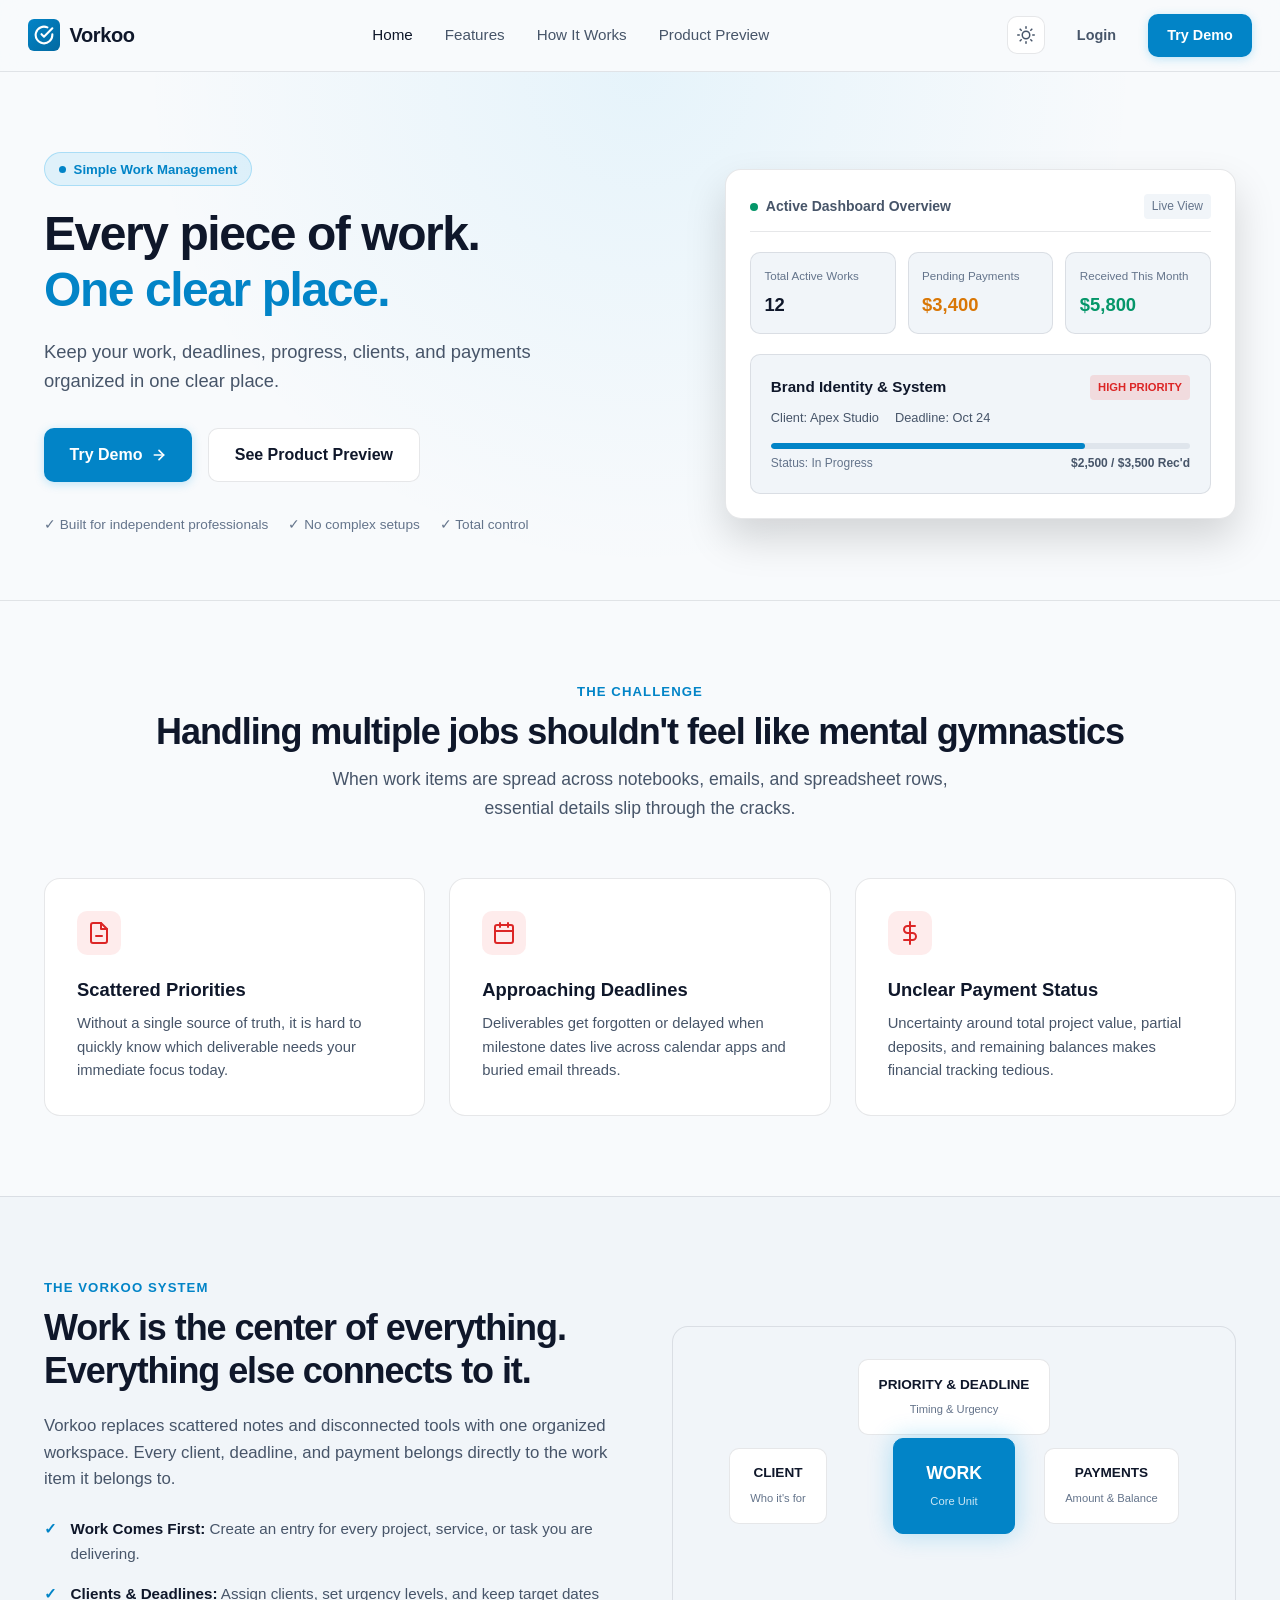
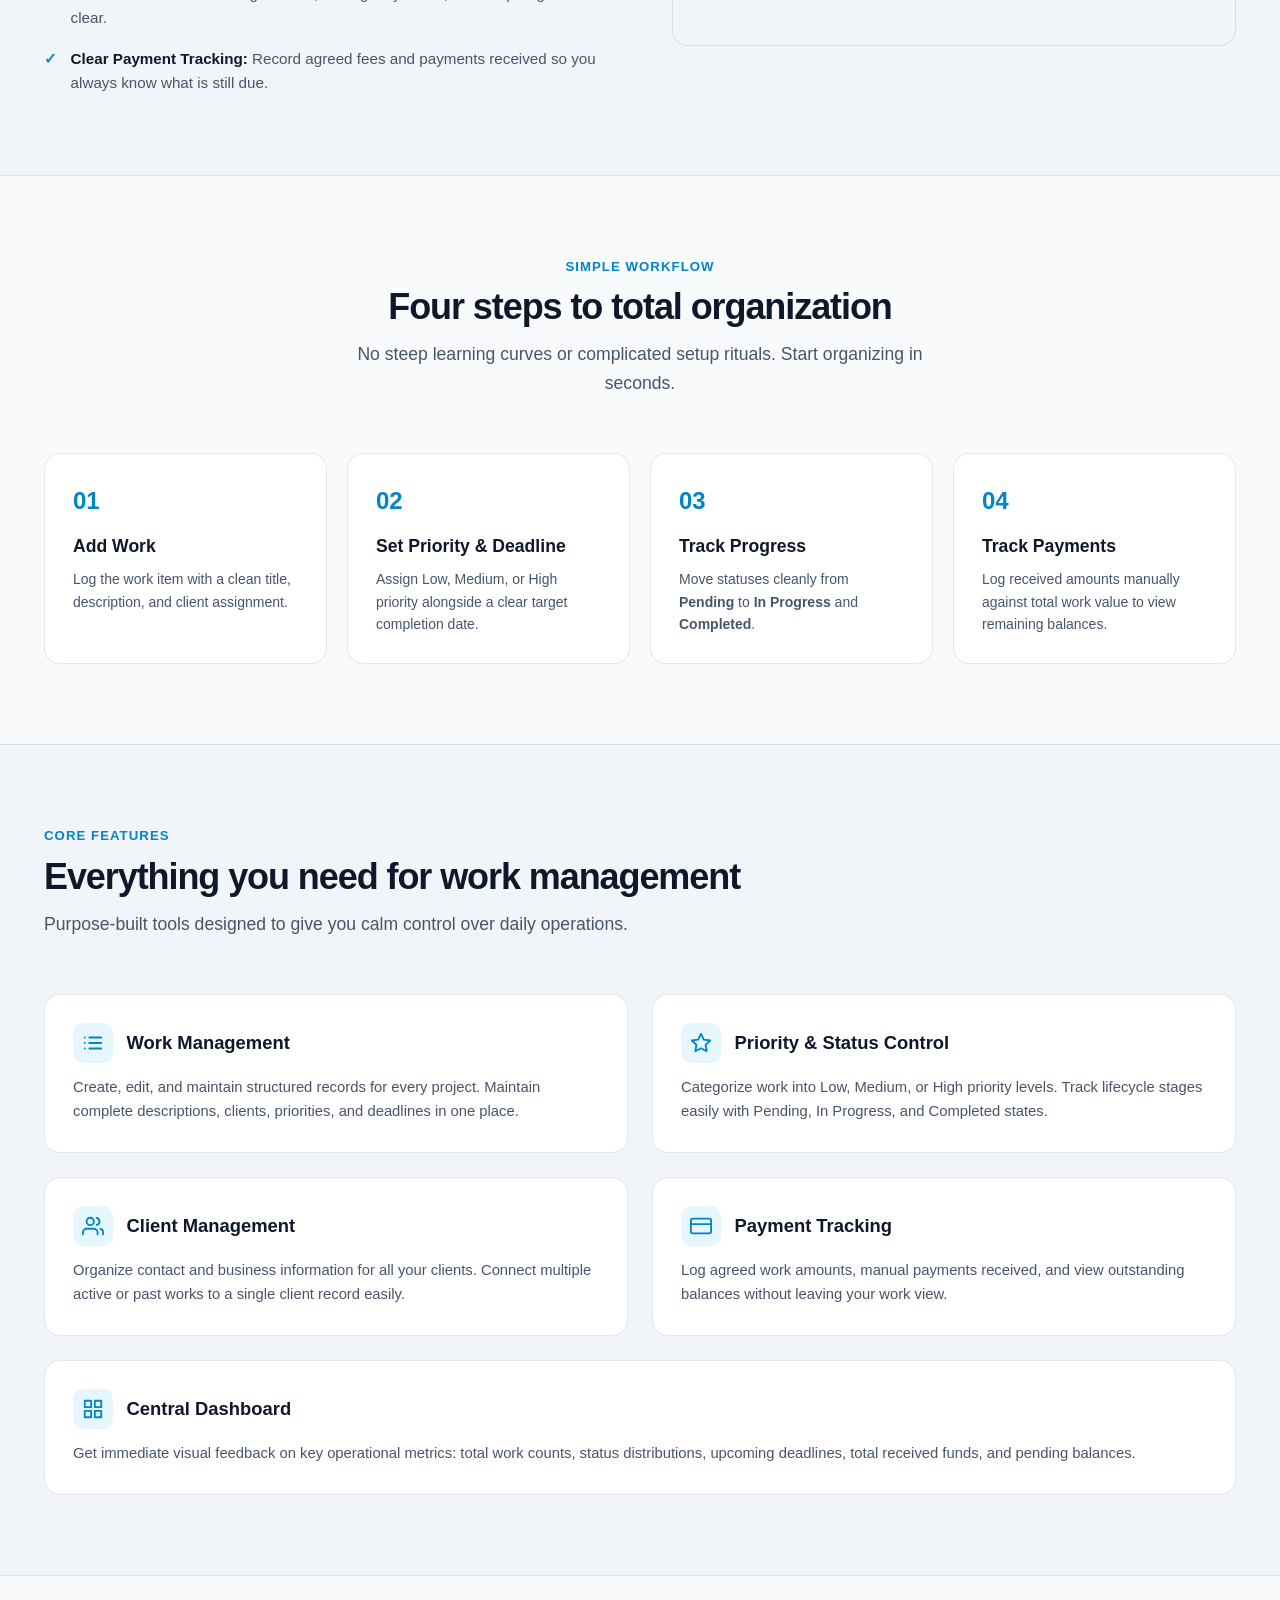
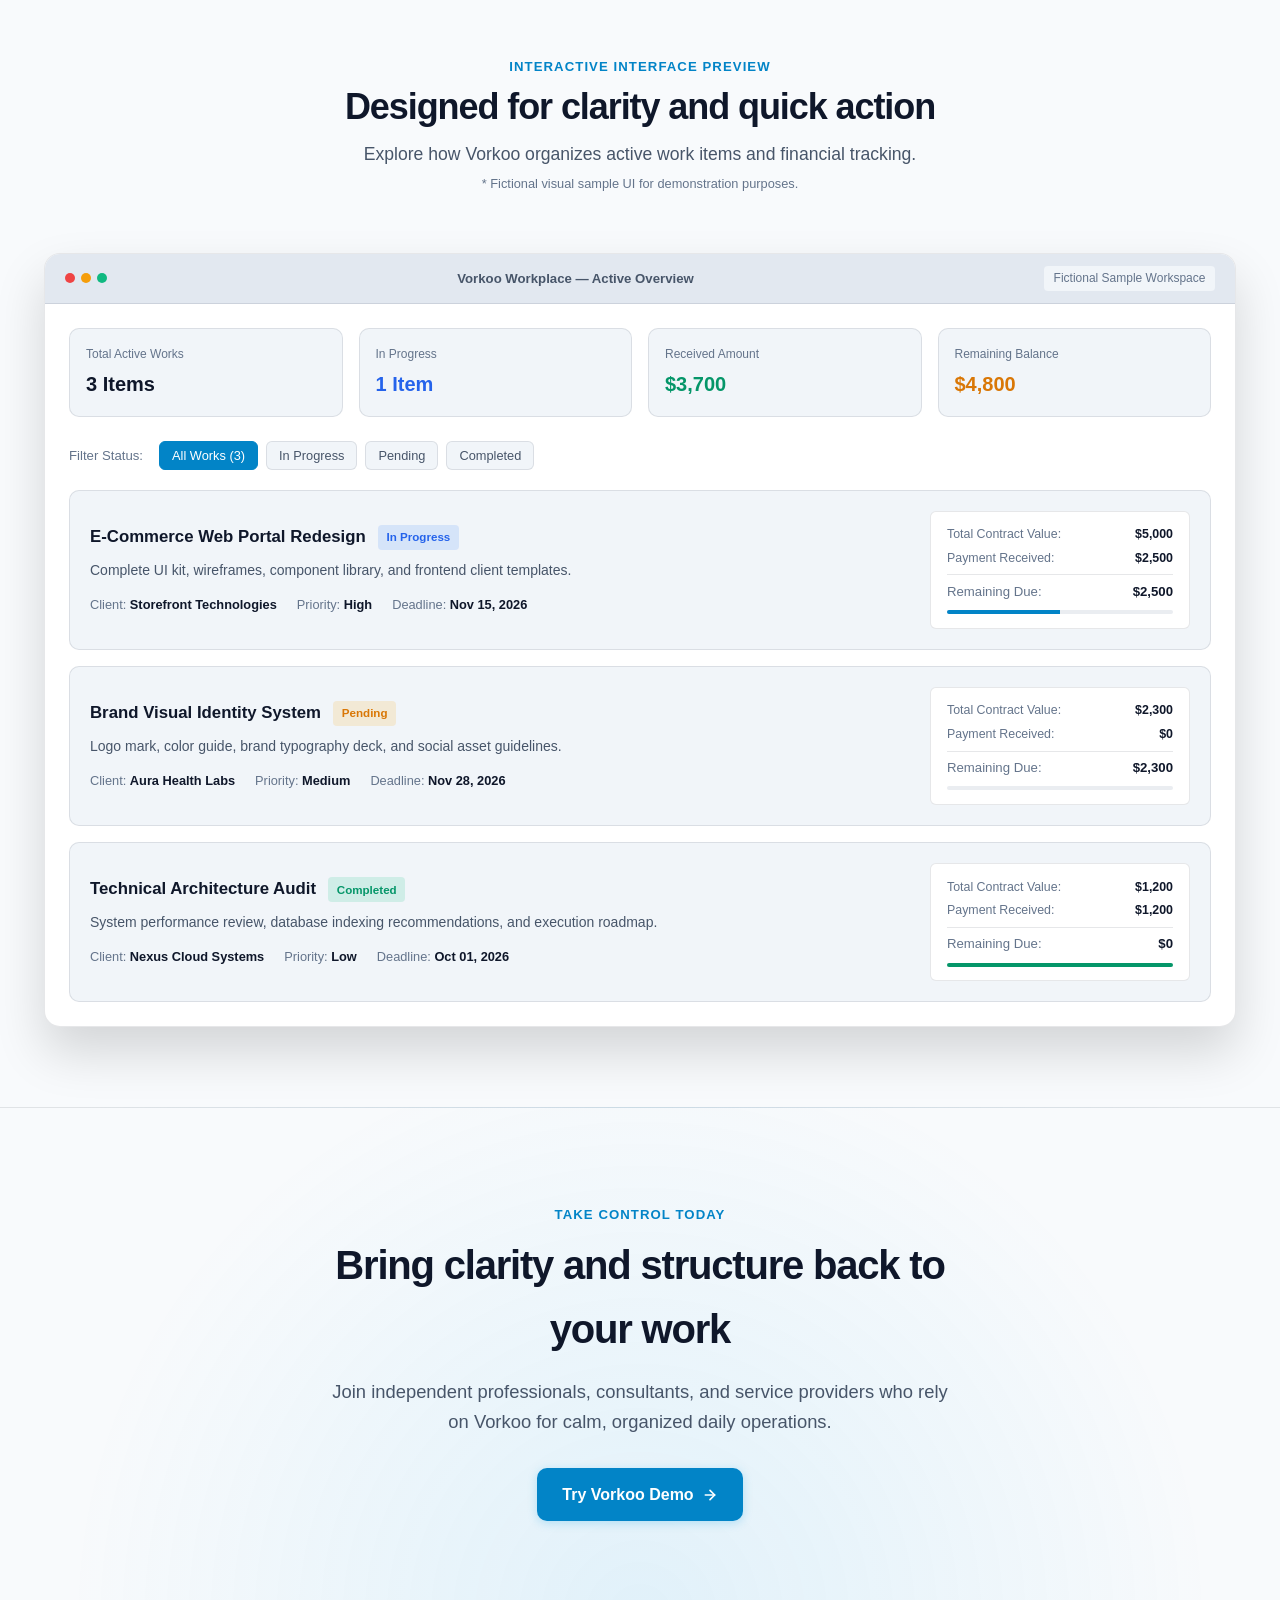
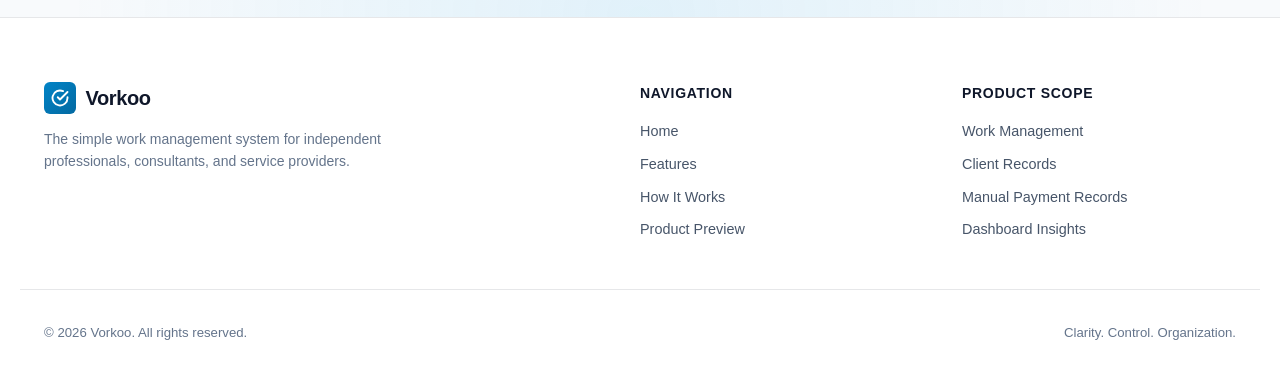
<file: landing.html>
<!DOCTYPE html>
<html lang="en" data-theme="dark">
<head>
  <meta charset="UTF-8">
  <meta name="viewport" content="width=device-width, initial-scale=1.0">
  <title>Vorkoo — Every piece of work. One clear place.</title>
  <meta name="description" content="A simple, focused work management system designed to bring clarity, control, and organization to your work, deadlines, and payments.">
  <link rel="stylesheet" href="landing.css">
  <script>
    // Inline script to set theme immediately and avoid flash of incorrect theme (FOUC)
    (function() {
      const savedTheme = localStorage.getItem('vorkoo-theme');
      if (savedTheme) {
        document.documentElement.setAttribute('data-theme', savedTheme);
      } else {
        const prefersDark = window.matchMedia('(prefers-color-scheme: dark)').matches;
        document.documentElement.setAttribute('data-theme', prefersDark ? 'dark' : 'light');
      }
    })();
  </script>
</head>
<body>

  <header class="navbar" id="top">
    <div class="container nav-container">
      <a href="#top" class="brand-logo" aria-label="Vorkoo Home">
        <span class="logo-icon" aria-hidden="true">
          <svg width="20" height="20" viewBox="0 0 24 24" fill="none" stroke="currentColor" stroke-width="2.5" stroke-linecap="round" stroke-linejoin="round">
            <path d="M22 11.08V12a10 10 0 1 1-5.93-9.14"></path>
            <polyline points="22 4 12 14.01 9 11.01"></polyline>
          </svg>
        </span>
        <span class="logo-text">Vorkoo</span>
      </a>

      <nav class="nav-menu" id="navMenu" aria-label="Main Navigation">
        <a href="#top" class="nav-link active">Home</a>
        <a href="#features" class="nav-link">Features</a>
        <a href="#how-it-works" class="nav-link">How It Works</a>
        <a href="#preview" class="nav-link">Product Preview</a>
        <div class="nav-actions-mobile">
          <a href="../Auth/login.html" class="btn btn-tertiary" id="loginBtnMobile">Login</a>
          <a href="../Vor-home/home.html#dashboard" class="btn btn-primary" id="getStartedBtnMobile">Try Demo</a>
        </div>
      </nav>

      <div class="nav-controls-right">
        <button class="theme-toggle-btn" id="themeToggleBtn" aria-label="Switch to light theme" title="Toggle Light/Dark Theme">
          <svg class="sun-icon" width="18" height="18" viewBox="0 0 24 24" fill="none" stroke="currentColor" stroke-width="2" stroke-linecap="round" stroke-linejoin="round">
            <circle cx="12" cy="12" r="5"></circle>
            <line x1="12" y1="1" x2="12" y2="3"></line>
            <line x1="12" y1="21" x2="12" y2="23"></line>
            <line x1="4.22" y1="4.22" x2="5.64" y2="5.64"></line>
            <line x1="18.36" y1="18.36" x2="19.78" y2="19.78"></line>
            <line x1="1" y1="12" x2="3" y2="12"></line>
            <line x1="21" y1="12" x2="23" y2="12"></line>
            <line x1="4.22" y1="19.78" x2="5.64" y2="18.36"></line>
            <line x1="18.36" y1="5.64" x2="19.78" y2="4.22"></line>
          </svg>
          <svg class="moon-icon" width="18" height="18" viewBox="0 0 24 24" fill="none" stroke="currentColor" stroke-width="2" stroke-linecap="round" stroke-linejoin="round">
            <path d="M21 12.79A9 9 0 1 1 11.21 3 7 7 0 0 0 21 12.79z"></path>
          </svg>
        </button>

        <div class="nav-actions-desktop">
          <a href="../Auth/login.html" class="btn btn-tertiary" id="loginBtn">Login</a>
          <a href="../Vor-home/home.html#dashboard" class="btn btn-primary" id="getStartedBtn">Try Demo</a>
        </div>

        <button class="hamburger-toggle" id="hamburgerBtn" aria-label="Toggle Navigation Menu" aria-expanded="false" aria-controls="navMenu">
          <span class="hamburger-line"></span>
          <span class="hamburger-line"></span>
          <span class="hamburger-line"></span>
        </button>
      </div>
    </div>
  </header>

  <main>
    <section class="hero-section">
      <div class="container hero-container">
        <div class="hero-content">
          <div class="badge">
            <span class="badge-dot"></span>
            Simple Work Management
          </div>
          <h1 class="hero-headline">Every piece of work. <br><span>One clear place.</span></h1>
          <p class="hero-subtext">
              Keep your work, deadlines, progress, clients, and payments organized in one clear place.
          </p>
          <div class="hero-cta-group">
            <a href="../Vor-home/home.html#dashboard" class="btn btn-primary btn-large" id="heroTryDemoBtn">
              Try Demo
              <svg width="16" height="16" viewBox="0 0 24 24" fill="none" stroke="currentColor" stroke-width="2.5" stroke-linecap="round" stroke-linejoin="round"><line x1="5" y1="12" x2="19" y2="12"></line><polyline points="12 5 19 12 12 19"></polyline></svg>
            </a>
            <a href="#preview" class="btn btn-secondary btn-large">See Product Preview</a>
          </div>
          <div class="hero-trust-indicators">
            <span>✓ Built for independent professionals</span>
            <span>✓ No complex setups</span>
            <span>✓ Total control</span>
          </div>
        </div>

        <div class="hero-visual">
          <div class="visual-card-hero">
            <div class="hero-mock-header">
              <div class="hero-mock-title">
                <span class="indicator-dot"></span> Active Dashboard Overview
              </div>
              <span class="tag-status">Live View</span>
            </div>
            
            <div class="hero-stats-row">
              <div class="stat-box">
                <span class="stat-label">Total Active Works</span>
                <span class="stat-value">12</span>
              </div>
              <div class="stat-box">
                <span class="stat-label">Pending Payments</span>
                <span class="stat-value stat-amber">$3,400</span>
              </div>
              <div class="stat-box">
                <span class="stat-label">Received This Month</span>
                <span class="stat-value stat-emerald">$5,800</span>
              </div>
            </div>

            <div class="hero-mini-card">
              <div class="mini-card-top">
                <span class="work-name">Brand Identity &amp; System</span>
                <span class="badge-priority priority-high">High Priority</span>
              </div>
              <div class="mini-card-details">
                <span>Client: Apex Studio</span>
                <span>Deadline: Oct 24</span>
              </div>
              <div class="mini-card-progress">
                <div class="progress-bar-bg">
                  <div class="progress-bar-fill" style="width: 75%;"></div>
                </div>
                <div class="progress-labels">
                  <span>Status: In Progress</span>
                  <span class="payment-note">$2,500 / $3,500 Rec'd</span>
                </div>
              </div>
            </div>
          </div>
        </div>
      </div>
    </section>

    <section class="problem-section" id="problem">
      <div class="container">
        <div class="section-header center">
          <span class="section-tag">The Challenge</span>
          <h2>Handling multiple jobs shouldn't feel like mental gymnastics</h2>
          <p class="section-desc">When work items are spread across notebooks, emails, and spreadsheet rows, essential details slip through the cracks.</p>
        </div>

        <div class="problem-grid">
          <div class="problem-card">
            <div class="problem-icon">
              <svg width="24" height="24" viewBox="0 0 24 24" fill="none" stroke="currentColor" stroke-width="2" stroke-linecap="round" stroke-linejoin="round"><path d="M14 2H6a2 2 0 0 0-2 2v16a2 2 0 0 0 2 2h12a2 2 0 0 0 2-2V8z"></path><polyline points="14 2 14 8 20 8"></polyline><line x1="9" y1="15" x2="15" y2="15"></line></svg>
            </div>
            <h3>Scattered Priorities</h3>
            <p>Without a single source of truth, it is hard to quickly know which deliverable needs your immediate focus today.</p>
          </div>

          <div class="problem-card">
            <div class="problem-icon">
              <svg width="24" height="24" viewBox="0 0 24 24" fill="none" stroke="currentColor" stroke-width="2" stroke-linecap="round" stroke-linejoin="round"><rect x="3" y="4" width="18" height="18" rx="2" ry="2"></rect><line x1="16" y1="2" x2="16" y2="6"></line><line x1="8" y1="2" x2="8" y2="6"></line><line x1="3" y1="10" x2="21" y2="10"></line></svg>
            </div>
            <h3>Approaching Deadlines</h3>
            <p>Deliverables get forgotten or delayed when milestone dates live across calendar apps and buried email threads.</p>
          </div>

          <div class="problem-card">
            <div class="problem-icon">
              <svg width="24" height="24" viewBox="0 0 24 24" fill="none" stroke="currentColor" stroke-width="2" stroke-linecap="round" stroke-linejoin="round"><line x1="12" y1="1" x2="12" y2="23"></line><path d="M17 5H9.5a3.5 3.5 0 0 0 0 7h5a3.5 3.5 0 0 1 0 7H6"></path></svg>
            </div>
            <h3>Unclear Payment Status</h3>
            <p>Uncertainty around total project value, partial deposits, and remaining balances makes financial tracking tedious.</p>
          </div>
        </div>
      </div>
    </section>

    <section class="solution-section">
      <div class="container solution-container">
        <div class="solution-text">
          <span class="section-tag">The Vorkoo System</span>
          <h2>Work is the center of everything. <br>Everything else connects to it.</h2>
          <p>
            Vorkoo replaces scattered notes and disconnected tools with one organized workspace. Every client, deadline, and payment belongs directly to the work item it belongs to.
          </p>
          <ul class="solution-list">
            <li>
              <span class="check-icon">✓</span>
              <div>
                <strong>Work Comes First:</strong> Create an entry for every project, service, or task you are delivering.
              </div>
            </li>
            <li>
              <span class="check-icon">✓</span>
              <div>
                <strong>Clients &amp; Deadlines:</strong> Assign clients, set urgency levels, and keep target dates clear.
              </div>
            </li>
            <li>
              <span class="check-icon">✓</span>
              <div>
                <strong>Clear Payment Tracking:</strong> Record agreed fees and payments received so you always know what is still due.
              </div>
            </li>
          </ul>
        </div>
        <div class="solution-diagram">
          <div class="hub-node hub-center">
            <span class="hub-title">WORK</span>
            <span class="hub-sub">Core Unit</span>
          </div>
          <div class="hub-node hub-left">
            <span class="hub-title">CLIENT</span>
            <span class="hub-sub">Who it's for</span>
          </div>
          <div class="hub-node hub-right">
            <span class="hub-title">PAYMENTS</span>
            <span class="hub-sub">Amount &amp; Balance</span>
          </div>
          <div class="hub-node hub-top">
            <span class="hub-title">PRIORITY &amp; DEADLINE</span>
            <span class="hub-sub">Timing &amp; Urgency</span>
          </div>
        </div>
      </div>
    </section>

    <section class="how-section" id="how-it-works">
      <div class="container">
        <div class="section-header center">
          <span class="section-tag">Simple Workflow</span>
          <h2>Four steps to total organization</h2>
          <p class="section-desc">No steep learning curves or complicated setup rituals. Start organizing in seconds.</p>
        </div>

        <div class="workflow-steps">
          <div class="step-card">
            <div class="step-number">01</div>
            <h3>Add Work</h3>
            <p>Log the work item with a clean title, description, and client assignment.</p>
          </div>

          <div class="step-card">
            <div class="step-number">02</div>
            <h3>Set Priority &amp; Deadline</h3>
            <p>Assign Low, Medium, or High priority alongside a clear target completion date.</p>
          </div>

          <div class="step-card">
            <div class="step-number">03</div>
            <h3>Track Progress</h3>
            <p>Move statuses cleanly from <strong>Pending</strong> to <strong>In Progress</strong> and <strong>Completed</strong>.</p>
          </div>

          <div class="step-card">
            <div class="step-number">04</div>
            <h3>Track Payments</h3>
            <p>Log received amounts manually against total work value to view remaining balances.</p>
          </div>
        </div>
      </div>
    </section>

    <section class="features-section" id="features">
      <div class="container">
        <div class="section-header">
          <span class="section-tag">Core Features</span>
          <h2>Everything you need for work management</h2>
          <p class="section-desc">Purpose-built tools designed to give you calm control over daily operations.</p>
        </div>

        <div class="features-grid">
          <div class="feature-card">
            <div class="feature-header">
              <div class="feature-icon-wrapper">
                <svg width="22" height="22" viewBox="0 0 24 24" fill="none" stroke="currentColor" stroke-width="2" stroke-linecap="round" stroke-linejoin="round"><line x1="8" y1="6" x2="21" y2="6"></line><line x1="8" y1="12" x2="21" y2="12"></line><line x1="8" y1="18" x2="21" y2="18"></line><line x1="3" y1="6" x2="3.01" y2="6"></line><line x1="3" y1="12" x2="3.01" y2="12"></line><line x1="3" y1="18" x2="3.01" y2="18"></line></svg>
              </div>
              <h3>Work Management</h3>
            </div>
            <p>Create, edit, and maintain structured records for every project. Maintain complete descriptions, clients, priorities, and deadlines in one place.</p>
          </div>

          <div class="feature-card">
            <div class="feature-header">
              <div class="feature-icon-wrapper">
                <svg width="22" height="22" viewBox="0 0 24 24" fill="none" stroke="currentColor" stroke-width="2" stroke-linecap="round" stroke-linejoin="round"><polygon points="12 2 15.09 8.26 22 9.27 17 14.14 18.18 21.02 12 17.77 5.82 21.02 7 14.14 2 9.27 8.91 8.26 12 2"></polygon></svg>
              </div>
              <h3>Priority &amp; Status Control</h3>
            </div>
            <p>Categorize work into Low, Medium, or High priority levels. Track lifecycle stages easily with Pending, In Progress, and Completed states.</p>
          </div>

          <div class="feature-card">
            <div class="feature-header">
              <div class="feature-icon-wrapper">
                <svg width="22" height="22" viewBox="0 0 24 24" fill="none" stroke="currentColor" stroke-width="2" stroke-linecap="round" stroke-linejoin="round"><path d="M17 21v-2a4 4 0 0 0-4-4H5a4 4 0 0 0-4 4v2"></path><circle cx="9" cy="7" r="4"></circle><path d="M23 21v-2a4 4 0 0 0-3-3.87"></path><path d="M16 3.13a4 4 0 0 1 0 7.75"></path></svg>
              </div>
              <h3>Client Management</h3>
            </div>
            <p>Organize contact and business information for all your clients. Connect multiple active or past works to a single client record easily.</p>
          </div>

          <div class="feature-card">
            <div class="feature-header">
              <div class="feature-icon-wrapper">
                <svg width="22" height="22" viewBox="0 0 24 24" fill="none" stroke="currentColor" stroke-width="2" stroke-linecap="round" stroke-linejoin="round"><rect x="1" y="4" width="22" height="16" rx="2" ry="2"></rect><line x1="1" y1="10" x2="23" y2="10"></line></svg>
              </div>
              <h3>Payment Tracking</h3>
            </div>
            <p>Log agreed work amounts, manual payments received, and view outstanding balances without leaving your work view.</p>
          </div>

          <div class="feature-card feature-card-wide">
            <div class="feature-header">
              <div class="feature-icon-wrapper">
                <svg width="22" height="22" viewBox="0 0 24 24" fill="none" stroke="currentColor" stroke-width="2" stroke-linecap="round" stroke-linejoin="round"><rect x="3" y="3" width="7" height="7"></rect><rect x="14" y="3" width="7" height="7"></rect><rect x="14" y="14" width="7" height="7"></rect><rect x="3" y="14" width="7" height="7"></rect></svg>
              </div>
              <h3>Central Dashboard</h3>
            </div>
            <p>Get immediate visual feedback on key operational metrics: total work counts, status distributions, upcoming deadlines, total received funds, and pending balances.</p>
          </div>
        </div>
      </div>
    </section>

    <section class="preview-section" id="preview">
      <div class="container">
        <div class="section-header center">
          <span class="section-tag">Interactive Interface Preview</span>
          <h2>Designed for clarity and quick action</h2>
          <p class="section-desc">Explore how Vorkoo organizes active work items and financial tracking. <br><small class="sample-note">* Fictional visual sample UI for demonstration purposes.</small></p>
        </div>

        <div class="app-window">
          <div class="app-topbar">
            <div class="window-controls">
              <span class="control red"></span>
              <span class="control yellow"></span>
              <span class="control green"></span>
            </div>
            <div class="app-title">Vorkoo Workplace — Active Overview</div>
            <div class="app-user-badge">Fictional Sample Workspace</div>
          </div>

          <div class="app-body">
            <div class="app-summary-grid">
              <div class="summary-tile">
                <span class="tile-title">Total Active Works</span>
                <span class="tile-num">3 Items</span>
              </div>
              <div class="summary-tile">
                <span class="tile-title">In Progress</span>
                <span class="tile-num text-blue">1 Item</span>
              </div>
              <div class="summary-tile">
                <span class="tile-title">Received Amount</span>
                <span class="tile-num text-emerald">$3,700</span>
              </div>
              <div class="summary-tile">
                <span class="tile-title">Remaining Balance</span>
                <span class="tile-num text-amber">$4,800</span>
              </div>
            </div>

            <div class="app-filter-bar">
              <span class="filter-label">Filter Status:</span>
              <button class="filter-btn active" data-filter="all">All Works (3)</button>
              <button class="filter-btn" data-filter="In Progress">In Progress</button>
              <button class="filter-btn" data-filter="Pending">Pending</button>
              <button class="filter-btn" data-filter="Completed">Completed</button>
            </div>

            <div class="app-works-list" id="interactiveWorksList">
              <div class="work-item-card" data-status="In Progress">
                <div class="work-item-main">
                  <div class="work-item-header">
                    <span class="work-title">E-Commerce Web Portal Redesign</span>
                    <span class="status-pill status-in-progress">In Progress</span>
                  </div>
                  <p class="work-description">Complete UI kit, wireframes, component library, and frontend client templates.</p>
                  <div class="work-meta">
                    <span class="meta-tag">Client: <strong>Storefront Technologies</strong></span>
                    <span class="meta-tag">Priority: <strong class="priority-high-text">High</strong></span>
                    <span class="meta-tag">Deadline: <strong>Nov 15, 2026</strong></span>
                  </div>
                </div>
                <div class="work-item-financials">
                  <div class="fin-row">
                    <span>Total Contract Value:</span>
                    <strong>$5,000</strong>
                  </div>
                  <div class="fin-row">
                    <span>Payment Received:</span>
                    <strong class="text-emerald">$2,500</strong>
                  </div>
                  <div class="fin-row fin-highlight">
                    <span>Remaining Due:</span>
                    <strong class="text-amber">$2,500</strong>
                  </div>
                  <div class="fin-progress-bar">
                    <div class="fin-progress-fill" style="width: 50%;"></div>
                  </div>
                </div>
              </div>

              <div class="work-item-card" data-status="Pending">
                <div class="work-item-main">
                  <div class="work-item-header">
                    <span class="work-title">Brand Visual Identity System</span>
                    <span class="status-pill status-pending">Pending</span>
                  </div>
                  <p class="work-description">Logo mark, color guide, brand typography deck, and social asset guidelines.</p>
                  <div class="work-meta">
                    <span class="meta-tag">Client: <strong>Aura Health Labs</strong></span>
                    <span class="meta-tag">Priority: <strong class="priority-medium-text">Medium</strong></span>
                    <span class="meta-tag">Deadline: <strong>Nov 28, 2026</strong></span>
                  </div>
                </div>
                <div class="work-item-financials">
                  <div class="fin-row">
                    <span>Total Contract Value:</span>
                    <strong>$2,300</strong>
                  </div>
                  <div class="fin-row">
                    <span>Payment Received:</span>
                    <strong class="text-emerald">$0</strong>
                  </div>
                  <div class="fin-row fin-highlight">
                    <span>Remaining Due:</span>
                    <strong class="text-amber">$2,300</strong>
                  </div>
                  <div class="fin-progress-bar">
                    <div class="fin-progress-fill" style="width: 0%;"></div>
                  </div>
                </div>
              </div>

              <div class="work-item-card" data-status="Completed">
                <div class="work-item-main">
                  <div class="work-item-header">
                    <span class="work-title">Technical Architecture Audit</span>
                    <span class="status-pill status-completed">Completed</span>
                  </div>
                  <p class="work-description">System performance review, database indexing recommendations, and execution roadmap.</p>
                  <div class="work-meta">
                    <span class="meta-tag">Client: <strong>Nexus Cloud Systems</strong></span>
                    <span class="meta-tag">Priority: <strong class="priority-low-text">Low</strong></span>
                    <span class="meta-tag">Deadline: <strong>Oct 01, 2026</strong></span>
                  </div>
                </div>
                <div class="work-item-financials">
                  <div class="fin-row">
                    <span>Total Contract Value:</span>
                    <strong>$1,200</strong>
                  </div>
                  <div class="fin-row">
                    <span>Payment Received:</span>
                    <strong class="text-emerald">$1,200</strong>
                  </div>
                  <div class="fin-row fin-highlight">
                    <span>Remaining Due:</span>
                    <strong class="text-emerald">$0</strong>
                  </div>
                  <div class="fin-progress-bar">
                    <div class="fin-progress-fill bg-emerald" style="width: 100%;"></div>
                  </div>
                </div>
              </div>
            </div>
          </div>
        </div>
      </div>
    </section>

    <section class="cta-section">
      <div class="container cta-container">
        <span class="section-tag">Take Control Today</span>
        <h2>Bring clarity and structure back to your work</h2>
        <p>Join independent professionals, consultants, and service providers who rely on Vorkoo for calm, organized daily operations.</p>
        <div class="cta-btn-wrapper">
          <a href="../Vor-home/home.html#dashboard" class="btn btn-primary btn-large" id="bottomTryDemoBtn">
            Try Vorkoo Demo
            <svg width="16" height="16" viewBox="0 0 24 24" fill="none" stroke="currentColor" stroke-width="2.5" stroke-linecap="round" stroke-linejoin="round"><line x1="5" y1="12" x2="19" y2="12"></line><polyline points="12 5 19 12 12 19"></polyline></svg>
          </a>
        </div>
      </div>
    </section>
  </main>

  <footer class="footer">
    <div class="container footer-container">
      <div class="footer-col-brand">
        <a href="#top" class="brand-logo">
          <span class="logo-icon" aria-hidden="true">
            <svg width="18" height="18" viewBox="0 0 24 24" fill="none" stroke="currentColor" stroke-width="2.5" stroke-linecap="round" stroke-linejoin="round">
              <path d="M22 11.08V12a10 10 0 1 1-5.93-9.14"></path>
              <polyline points="22 4 12 14.01 9 11.01"></polyline>
            </svg>
          </span>
          <span class="logo-text">Vorkoo</span>
        </a>
        <p class="footer-tagline">The simple work management system for independent professionals, consultants, and service providers.</p>
      </div>

      <div class="footer-col-links">
        <span class="footer-heading">Navigation</span>
        <ul>
          <li><a href="#top">Home</a></li>
          <li><a href="#features">Features</a></li>
          <li><a href="#how-it-works">How It Works</a></li>
          <li><a href="#preview">Product Preview</a></li>
        </ul>
      </div>

      <div class="footer-col-links">
        <span class="footer-heading">Product Scope</span>
        <ul>
          <li><a href="#features">Work Management</a></li>
          <li><a href="#features">Client Records</a></li>
          <li><a href="#features">Manual Payment Records</a></li>
          <li><a href="#features">Dashboard Insights</a></li>
        </ul>
      </div>
    </div>

    <div class="container footer-bottom">
      <p>&copy; 2026 Vorkoo. All rights reserved.</p>
      <p>Clarity. Control. Organization.</p>
    </div>
  </footer>

  <div class="modal-backdrop" id="ctaModal" role="dialog" aria-modal="true" aria-labelledby="modalTitle" hidden>
    <div class="modal-card">
      <button class="modal-close" id="modalCloseBtn" aria-label="Close modal">&times;</button>
      <h3 id="modalTitle">Get Started with Vorkoo</h3>
      <p>Enter your email to join the early access list for Vorkoo V1.</p>
      <form id="signupForm" onsubmit="event.preventDefault(); alert('Thank you for your interest! Vorkoo invite details will be sent soon.'); document.getElementById('ctaModal').hidden = true;">
        <div class="form-group">
          <label for="userEmail">Work Email</label>
          <input type="email" id="userEmail" placeholder="you@domain.com" required>
        </div>
        <button type="submit" class="btn btn-primary btn-full">Request Access</button>
      </form>
    </div>
  </div>

  <script src="landing.js"></script>
</body>
</html>
</file>
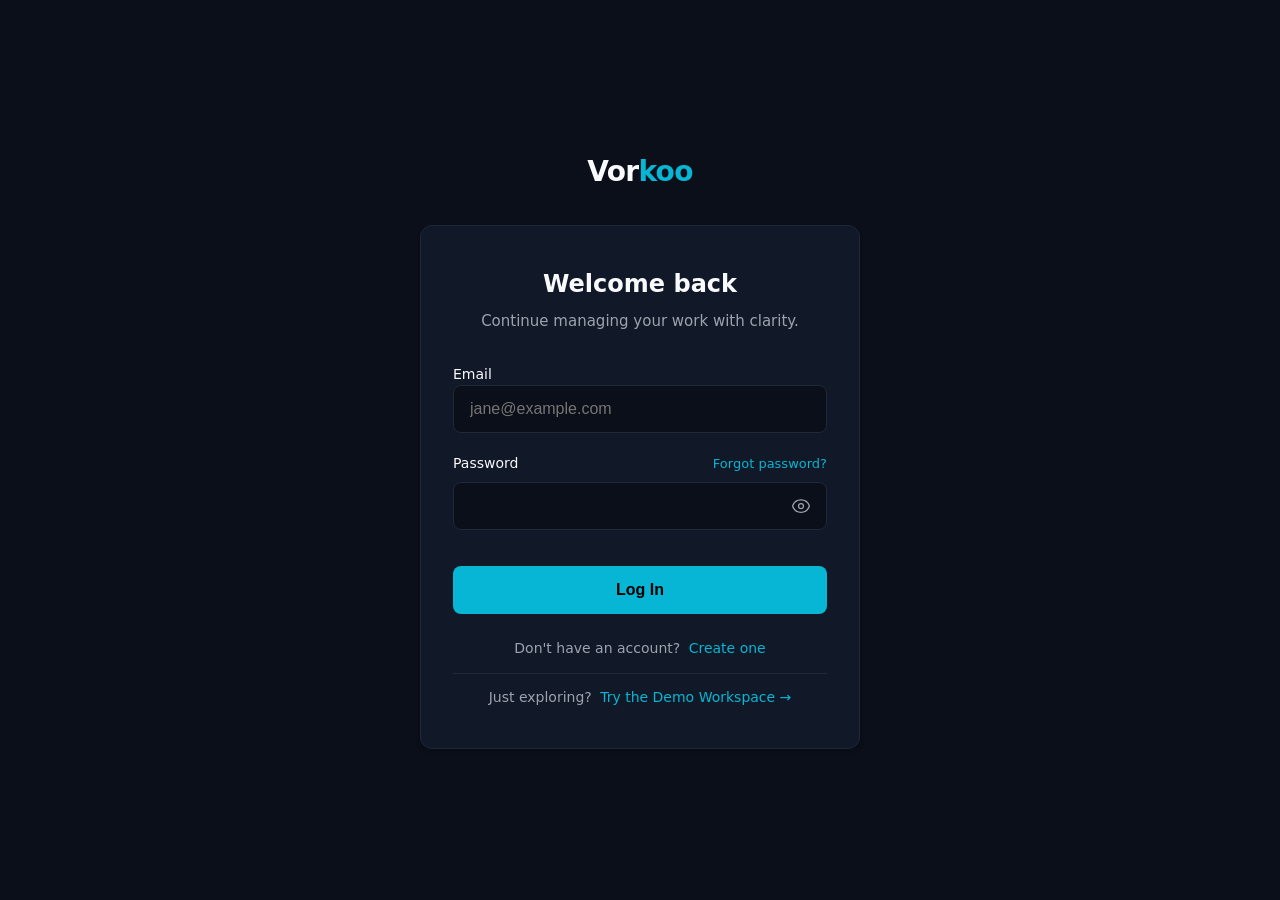
<file: login.html>
<!DOCTYPE html>
<html lang="en">
<head>
  <meta charset="UTF-8">
  <meta name="viewport" content="width=device-width, initial-scale=1.0">
  <title>Log in to Vorkoo</title>
  <style>
    /* 
      ========================================
      VORKOO DESIGN TOKENS & RESET
      ========================================
    */
    :root {
      --bg-dark: #0B0F19;
      --bg-card: #111827;
      --border-color: #1F2937;
      --border-hover: #374151;
      
      --accent-cyan: #06B6D4;
      --accent-cyan-hover: #0891B2;
      --accent-cyan-transparent: rgba(6, 182, 212, 0.15);
      
      --text-main: #F9FAFB;
      --text-muted: #9CA3AF;
      
      --error-color: #EF4444;
      --error-bg: rgba(239, 68, 68, 0.1);
      
      --success-color: #10B981;
      
      --font-family: system-ui, -apple-system, BlinkMacSystemFont, "Segoe UI", Roboto, sans-serif;
    }

    * {
      box-sizing: border-box;
      margin: 0;
      padding: 0;
    }

    body {
      background-color: var(--bg-dark);
      color: var(--text-main);
      font-family: var(--font-family);
      line-height: 1.5;
      min-height: 100vh;
      display: flex;
      flex-direction: column;
      align-items: center;
      justify-content: center;
      padding: 2rem 1rem;
    }

    /* 
      ========================================
      LAYOUT & TYPOGRAPHY
      ========================================
    */
    .logo-container {
      margin-bottom: 2rem;
      text-align: center;
    }

    .logo {
      color: var(--text-main);
      font-size: 1.75rem;
      font-weight: 700;
      text-decoration: none;
      letter-spacing: -0.025em;
    }
    
    .logo span {
      color: var(--accent-cyan);
    }

    .login-card {
      background-color: var(--bg-card);
      border: 1px solid var(--border-color);
      border-radius: 12px;
      width: 100%;
      max-width: 440px;
      padding: 2.5rem 2rem;
      box-shadow: 0 4px 6px -1px rgba(0, 0, 0, 0.1), 0 2px 4px -1px rgba(0, 0, 0, 0.06);
    }

    .card-header {
      text-align: center;
      margin-bottom: 2rem;
    }

    h1 {
      font-size: 1.5rem;
      font-weight: 600;
      margin-bottom: 0.5rem;
    }

    .subtitle {
      color: var(--text-muted);
      font-size: 0.9375rem;
    }

    /* 
      ========================================
      FORM STYLES
      ========================================
    */
    .form-group {
      margin-bottom: 1.25rem;
    }

    .label-row {
      display: flex;
      justify-content: space-between;
      align-items: center;
      margin-bottom: 0.5rem;
    }

    label {
      display: block;
      font-size: 0.875rem;
      font-weight: 500;
      color: var(--text-main);
    }

    .forgot-link {
      font-size: 0.8125rem;
      color: var(--accent-cyan);
      text-decoration: none;
      background: none;
      border: none;
      padding: 0;
      font-family: inherit;
      cursor: pointer;
      transition: text-decoration 0.2s;
    }

    .forgot-link:hover {
      text-decoration: underline;
    }

    .input-wrapper {
      position: relative;
    }
    
    input[type="text"],
    input[type="email"],
    input[type="password"] {
      width: 100%;
      background-color: var(--bg-dark);
      border: 1px solid var(--border-color);
      color: var(--text-main);
      border-radius: 8px;
      padding: 0.75rem 1rem;
      font-size: 1rem;
      transition: border-color 0.2s, box-shadow 0.2s;
      height: 48px; /* Comfortable touch target */
    }

    /* Password Specific padding to accommodate toggle icon */
    .input-wrapper.password input {
      padding-right: 3rem;
    }

    input:hover {
      border-color: var(--border-hover);
    }

    input:focus {
      outline: none;
      border-color: var(--accent-cyan);
      box-shadow: 0 0 0 3px var(--accent-cyan-transparent);
    }

    input.invalid {
      border-color: var(--error-color);
    }
    
    input.invalid:focus {
      box-shadow: 0 0 0 3px var(--error-bg);
    }

    .password-toggle {
      position: absolute;
      right: 0.5rem;
      top: 50%;
      transform: translateY(-50%);
      background: none;
      border: none;
      color: var(--text-muted);
      cursor: pointer;
      padding: 0.5rem;
      display: flex;
      align-items: center;
      justify-content: center;
      border-radius: 6px;
      transition: color 0.2s, background-color 0.2s;
    }

    .password-toggle:hover {
      color: var(--text-main);
      background-color: var(--border-color);
    }

    .password-toggle:focus-visible {
      outline: 2px solid var(--accent-cyan);
      outline-offset: -2px;
    }

    .password-toggle svg {
      width: 20px;
      height: 20px;
    }

    .error-msg {
      display: none;
      color: var(--error-color);
      font-size: 0.8125rem;
      margin-top: 0.375rem;
      line-height: 1.4;
    }

    .error-msg a {
      color: var(--accent-cyan);
      text-decoration: underline;
      font-weight: 500;
    }

    .error-msg a:hover {
      color: var(--accent-cyan-hover);
    }

    .error-msg.visible {
      display: block;
    }

    /* 
      ========================================
      BUTTONS & FOOTER
      ========================================
    */
    .submit-btn {
      width: 100%;
      background-color: var(--accent-cyan);
      color: #000;
      border: none;
      border-radius: 8px;
      padding: 0.75rem 1rem;
      font-size: 1rem;
      font-weight: 600;
      cursor: pointer;
      margin-top: 1rem;
      height: 48px;
      transition: background-color 0.2s, transform 0.1s;
    }

    .submit-btn:hover {
      background-color: var(--accent-cyan-hover);
    }

    .submit-btn:active {
      transform: scale(0.98);
    }

    .submit-btn:focus-visible {
      outline: 2px solid #fff;
      outline-offset: 2px;
    }

    .footer-links {
      text-align: center;
      margin-top: 1.5rem;
      font-size: 0.875rem;
      color: var(--text-muted);
    }

    .footer-links a, .footer-links button {
      color: var(--accent-cyan);
      text-decoration: none;
      font-weight: 500;
      margin-left: 0.25rem;
      transition: text-decoration 0.2s;
      background: none;
      border: none;
      font-size: inherit;
      font-family: inherit;
      cursor: pointer;
    }

    .footer-links a:hover, .footer-links button:hover {
      text-decoration: underline;
    }

    /* 
      ========================================
      STATES (MOCK)
      ========================================
    */
    .view-state {
      display: none;
    }

    .view-state.active {
      display: block;
    }

    .success-state {
      text-align: center;
      padding: 1rem 0;
    }

    .success-icon {
      color: var(--accent-cyan);
      width: 48px;
      height: 48px;
      margin: 0 auto 1.25rem auto;
    }

    .success-state h2 {
      font-size: 1.25rem;
      margin-bottom: 0.75rem;
    }

    .success-state p {
      color: var(--text-muted);
      font-size: 0.9375rem;
      margin-bottom: 0.5rem;
    }
    
    .notice {
      display: inline-block;
      background-color: var(--bg-dark);
      border: 1px solid var(--border-color);
      padding: 0.75rem 1rem;
      border-radius: 6px;
      font-size: 0.875rem;
      margin-top: 1rem;
      color: var(--accent-cyan);
      line-height: 1.5;
    }

    /* Mobile refinements */
    @media (max-width: 430px) {
      .login-card {
        padding: 2rem 1.25rem;
        border: none;
        background-color: transparent;
        box-shadow: none;
      }
      
      body {
        padding: 1rem;
        justify-content: flex-start;
      }
      
      .logo-container {
        margin-top: 1rem;
      }
    }
  </style>
</head>
<body>

  <header class="logo-container">
    <a href="/" class="logo">Vor<span>koo</span></a>
  </header>

  <main class="login-card">
    
    <!-- VIEW: LOGIN FORM -->
    <div id="view-login" class="view-state active">
      <div class="card-header">
        <h1>Welcome back</h1>
        <p class="subtitle">Continue managing your work with clarity.</p>
      </div>

      <form id="login-form" novalidate>
        <!-- Email -->
        <div class="form-group">
          <label for="email">Email</label>
          <div class="input-wrapper">
            <input type="email" id="email" name="email" required autocomplete="email" placeholder="jane@example.com">
          </div>
          <span class="error-msg" id="email-error"></span>
        </div>

        <!-- Password -->
        <div class="form-group">
          <div class="label-row">
            <label for="password">Password</label>
            <button type="button" id="btn-forgot-password" class="forgot-link">Forgot password?</button>
          </div>
          <div class="input-wrapper password">
            <input type="password" id="password" name="password" required autocomplete="current-password">
            <button type="button" class="password-toggle" aria-label="Show password" aria-controls="password">
              <svg xmlns="http://www.w3.org/2000/svg" fill="none" viewBox="0 0 24 24" stroke-width="1.5" stroke="currentColor" class="icon-eye">
                <path stroke-linecap="round" stroke-linejoin="round" d="M2.036 12.322a1.012 1.012 0 0 1 0-.639C3.423 7.51 7.36 4.5 12 4.5c4.638 0 8.573 3.007 9.963 7.178.07.207.07.431 0 .639C20.577 16.49 16.64 19.5 12 19.5c-4.638 0-8.573-3.007-9.963-7.178Z" />
                <path stroke-linecap="round" stroke-linejoin="round" d="M15 12a3 3 0 1 1-6 0 3 3 0 0 1 6 0Z" />
              </svg>
            </button>
          </div>
          <span class="error-msg" id="password-error"></span>
        </div>

        <button type="submit" class="submit-btn" id="submit-btn">Log In</button>
      </form>

      <div class="footer-links">
        Don't have an account? <a href="signup.html">Create one</a>
      </div>
      <div class="footer-links" style="margin-top: 0.85rem; padding-top: 0.85rem; border-top: 1px solid var(--border-color);">
        Just exploring? <a href="../Vor-home/home.html#dashboard" id="demoLinkLogin">Try the Demo Workspace &rarr;</a>
      </div>
    </div>

    <!-- VIEW: RESET PASSWORD FORM -->
    <div id="view-reset" class="view-state">
      <div class="card-header">
        <h1>Reset your password</h1>
        <p class="subtitle">Enter your email and we'll help you reset your password.</p>
      </div>

      <form id="reset-form" novalidate>
        <div class="form-group">
          <label for="reset-email">Email</label>
          <div class="input-wrapper">
            <input type="email" id="reset-email" name="reset-email" required autocomplete="email" placeholder="jane@example.com">
          </div>
          <span class="error-msg" id="reset-email-error"></span>
        </div>

        <button type="submit" class="submit-btn">Send Reset Link</button>
      </form>

      <div class="footer-links">
        <button type="button" class="btn-back-login">Back to Login</button>
      </div>
    </div>

    <!-- VIEW: LOGIN SUCCESS MOCK -->
    <div id="view-login-success" class="view-state success-state">
      <svg xmlns="http://www.w3.org/2000/svg" fill="none" viewBox="0 0 24 24" stroke-width="1.5" stroke="currentColor" class="success-icon">
        <path stroke-linecap="round" stroke-linejoin="round" d="M9 12.75 11.25 15 15 9.75M21 12a9 9 0 1 1-18 0 9 9 0 0 1 18 0Z" />
      </svg>
      <h2>Login Validated</h2>
      <p>Your credentials are formatted correctly.</p>
      <div class="notice">
        Note: Backend authentication is not yet connected. Real login functionality will be implemented in a later phase.
      </div>
      <div class="footer-links">
        <button type="button" class="btn-back-login">Back to Login</button>
      </div>
    </div>

    <!-- VIEW: RESET SUCCESS MOCK -->
    <div id="view-reset-success" class="view-state success-state">
      <svg xmlns="http://www.w3.org/2000/svg" fill="none" viewBox="0 0 24 24" stroke-width="1.5" stroke="currentColor" class="success-icon">
        <path stroke-linecap="round" stroke-linejoin="round" d="M11.25 11.25l.041-.02a.75.75 0 011.063.852l-.708 2.836a.75.75 0 001.063.853l.041-.021M21 12a9 9 0 11-18 0 9 9 0 0118 0zm-9-3.75h.008v.008H12V8.25z" />
      </svg>
      <h2>Notice</h2>
      <div class="notice">
        Password reset will be available once Vorkoo authentication is connected.
      </div>
      <div class="footer-links">
        <button type="button" class="btn-back-login">Back to Login</button>
      </div>
    </div>
  </main>

  <script>
    document.addEventListener("DOMContentLoaded", () => {
      
      /* --- View State Management --- */
      const views = {
        login: document.getElementById('view-login'),
        reset: document.getElementById('view-reset'),
        loginSuccess: document.getElementById('view-login-success'),
        resetSuccess: document.getElementById('view-reset-success')
      };

      const showView = (viewName) => {
        Object.values(views).forEach(view => view.classList.remove('active'));
        views[viewName].classList.add('active');
        
        // Optional: Pre-fill reset email if login email is typed
        if(viewName === 'reset' && inputs.email.value) {
          inputs.resetEmail.value = inputs.email.value;
          // Clear error state if any
          inputs.resetEmail.classList.remove('invalid');
          document.getElementById('reset-email-error').classList.remove('visible');
        }
      };

      // Navigation Buttons
      document.getElementById('btn-forgot-password').addEventListener('click', () => showView('reset'));
      
      document.querySelectorAll('.btn-back-login').forEach(btn => {
        btn.addEventListener('click', () => showView('login'));
      });

      /* --- Form Elements & Validators --- */
      const loginForm = document.getElementById('login-form');
      const resetForm = document.getElementById('reset-form');
      
      const inputs = {
        email: document.getElementById('email'),
        password: document.getElementById('password'),
        resetEmail: document.getElementById('reset-email')
      };

      // Pre-fill email if passed in query string (e.g. redirected from signup)
      try {
        const urlParams = new URLSearchParams(window.location.search);
        const emailParam = urlParams.get('email');
        if (emailParam && inputs.email) {
          inputs.email.value = emailParam.trim();
        }
      } catch (e) {}
      
      const emailRegex = /^[^\s@]+@[^\s@]+\.[^\s@]+$/;

      const validators = {
        email: (val) => {
          if (!val.trim()) return "Email is required.";
          if (!emailRegex.test(val.trim())) return "Please enter a valid email address.";
          return "";
        },
        password: (val) => {
          if (!val) return "Password is required.";
          return "";
        },
        resetEmail: (val) => {
          if (!val.trim()) return "Email is required.";
          if (!emailRegex.test(val.trim())) return "Please enter a valid email address.";
          return "";
        }
      };

      // Generic Validation Handler
      const validateField = (fieldName) => {
        const input = inputs[fieldName];
        // The HTML ID mapping: resetEmail maps to 'reset-email', others map perfectly.
        const idBase = fieldName === 'resetEmail' ? 'reset-email' : fieldName;
        const errorEl = document.getElementById(`${idBase}-error`);
        const errorMsg = validators[fieldName](input.value);
        
        if (errorMsg) {
          input.classList.add('invalid');
          errorEl.textContent = errorMsg;
          errorEl.classList.add('visible');
          return false;
        } else {
          input.classList.remove('invalid');
          errorEl.textContent = "";
          errorEl.classList.remove('visible');
          return true;
        }
      };

      // Real-time Validation Binding
      Object.keys(inputs).forEach(key => {
        inputs[key].addEventListener('blur', () => validateField(key));
        inputs[key].addEventListener('input', () => {
          if (inputs[key].classList.contains('invalid')) {
            validateField(key);
          }
        });
      });

      const USERS_STORAGE_KEY = "vorkoo-users";
      const SESSION_STORAGE_KEY = "vorkoo-current-user";

      function normalizeEmail(email) {
        return String(email || "").trim().toLowerCase();
      }

      function getRegisteredUsers() {
        try {
          const data = localStorage.getItem(USERS_STORAGE_KEY);
          if (data) {
            const parsed = JSON.parse(data);
            if (Array.isArray(parsed)) {
              return parsed.filter(u => u && typeof u === 'object');
            }
            if (parsed && typeof parsed === 'object') {
              if (Array.isArray(parsed.users)) {
                return parsed.users.filter(u => u && typeof u === 'object');
              }
              const converted = [];
              Object.keys(parsed).forEach(key => {
                const entry = parsed[key];
                if (entry && typeof entry === 'object') {
                  converted.push({
                    fullName: entry.fullName || entry.name || key,
                    email: entry.email || key,
                    password: entry.password || ""
                  });
                }
              });
              return converted;
            }
          }
        } catch (e) {
          console.warn("Failed to read users from localStorage", e);
        }
        return [];
      }

      /* --- Form Submissions --- */
      loginForm.addEventListener('submit', (e) => {
        e.preventDefault();
        
        inputs.email.value = inputs.email.value.trim();
        const isEmailValid = validateField('email');
        const isPasswordValid = validateField('password');
        let isValid = isEmailValid && isPasswordValid;

        if (!isValid) return;

        const emailVal = normalizeEmail(inputs.email.value);
        const passwordVal = inputs.password.value;
        const users = getRegisteredUsers();

        const user = users.find(u => u && u.email && normalizeEmail(u.email) === emailVal);

        if (!user) {
          inputs.email.classList.add('invalid');
          const emailErrorEl = document.getElementById('email-error');

          // Check if legacy workspace exists for this email
          const legacyWorkData = localStorage.getItem("vorkoo-work-items_" + emailVal);
          if (legacyWorkData !== null) {
            emailErrorEl.innerHTML = 'This email has an existing Vorkoo workspace from an older version. <a href="signup.html?email=' + encodeURIComponent(emailVal) + '">Create an account</a> with this email to recover it.';
          } else {
            emailErrorEl.textContent = "No account found with this email.";
          }

          emailErrorEl.classList.add('visible');
          inputs.email.focus();
          return;
        }

        if (user.password !== passwordVal) {
          inputs.password.classList.add('invalid');
          const passErrorEl = document.getElementById('password-error');
          passErrorEl.textContent = "Incorrect password. Please try again.";
          passErrorEl.classList.add('visible');
          inputs.password.focus();
          return;
        }

        // Authentication successful: set active session
        localStorage.setItem(SESSION_STORAGE_KEY, JSON.stringify({
          fullName: user.fullName || "User",
          email: user.email
        }));

        window.location.href = '../Vor-home/home.html#dashboard';
      });

      resetForm.addEventListener('submit', (e) => {
        e.preventDefault();
        
        inputs.resetEmail.value = inputs.resetEmail.value.trim();
        if (validateField('resetEmail')) {
          showView('resetSuccess');
        }
      });

      /* --- Password Visibility Toggle --- */
      const toggleBtn = document.querySelector('.password-toggle');
      const iconEye = `<path stroke-linecap="round" stroke-linejoin="round" d="M2.036 12.322a1.012 1.012 0 0 1 0-.639C3.423 7.51 7.36 4.5 12 4.5c4.638 0 8.573 3.007 9.963 7.178.07.207.07.431 0 .639C20.577 16.49 16.64 19.5 12 19.5c-4.638 0-8.573-3.007-9.963-7.178Z" /><path stroke-linecap="round" stroke-linejoin="round" d="M15 12a3 3 0 1 1-6 0 3 3 0 0 1 6 0Z" />`;
      const iconEyeSlash = `<path stroke-linecap="round" stroke-linejoin="round" d="M3.98 8.223A10.477 10.477 0 0 0 1.934 12C3.226 16.338 7.244 19.5 12 19.5c.993 0 1.953-.138 2.863-.395M6.228 6.228A10.451 10.451 0 0 1 12 4.5c4.756 0 8.773 3.162 10.065 7.498a10.522 10.522 0 0 1-4.293 5.774M6.228 6.228 3 3m3.228 3.228 3.65 3.65m7.894 7.894L21 21m-3.228-3.228-3.65-3.65m0 0a3 3 0 1 0-4.243-4.243m4.242 4.242L9.88 9.88" />`;

      toggleBtn.addEventListener('click', () => {
        const input = inputs.password;
        const svg = toggleBtn.querySelector('svg');
        
        if (input.type === 'password') {
          input.type = 'text';
          toggleBtn.setAttribute('aria-label', 'Hide password');
          svg.innerHTML = iconEyeSlash;
        } else {
          input.type = 'password';
          toggleBtn.setAttribute('aria-label', 'Show password');
          svg.innerHTML = iconEye;
        }
      });
      const demoLink = document.getElementById('demoLinkLogin');
      if (demoLink) {
        demoLink.addEventListener('click', () => {
          try {
            localStorage.setItem('vorkoo-current-user', JSON.stringify({
              fullName: 'Demo User',
              email: 'demo@vorkoo.app',
              isDemo: true
            }));
          } catch (e) {
            console.warn('Could not set demo session', e);
          }
        });
      }
      
    });
  </script>
</body>
</html>
</file>
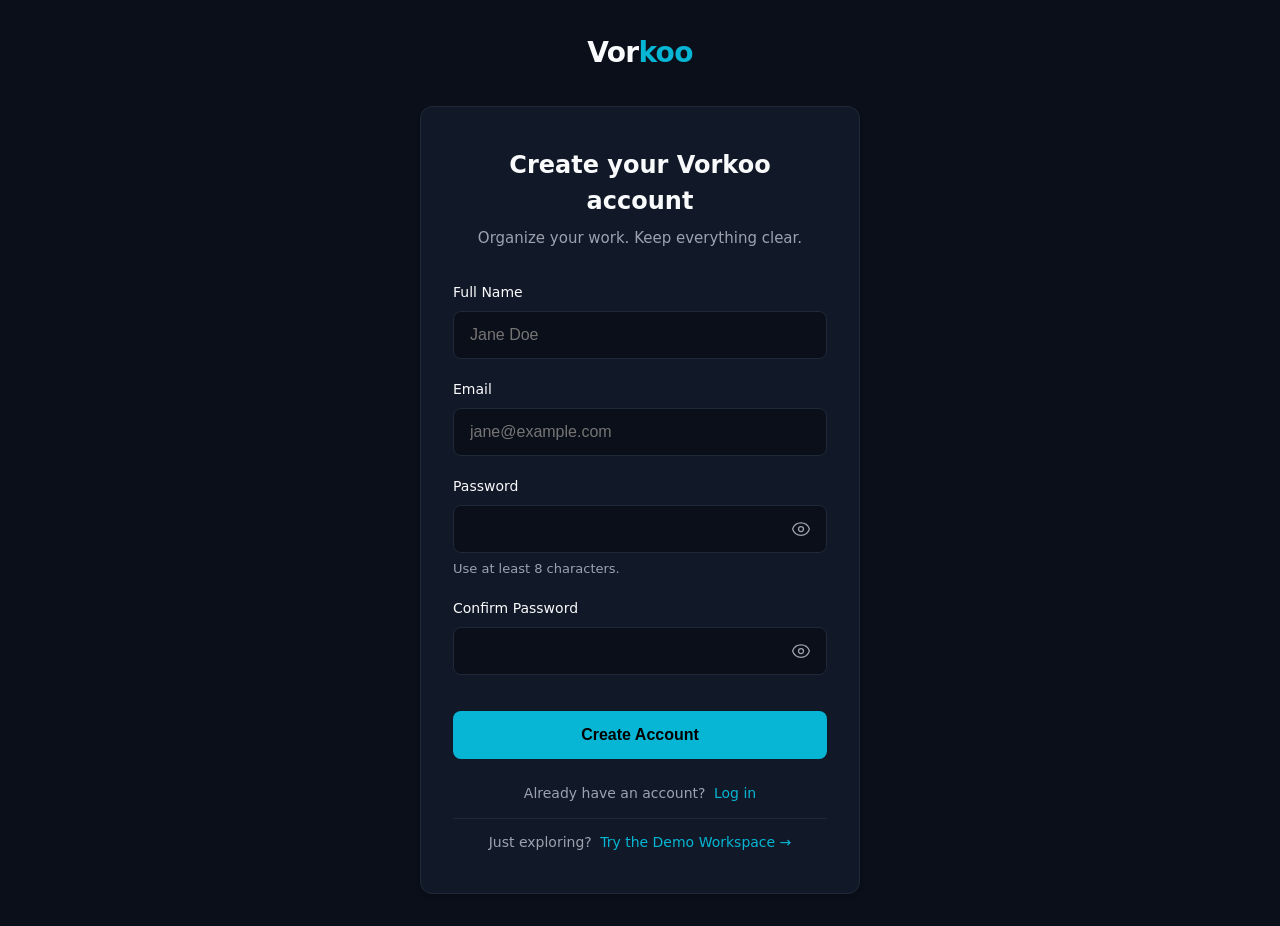
<file: signup.html>
<!DOCTYPE html>
<html lang="en">
<head>
  <meta charset="UTF-8">
  <meta name="viewport" content="width=device-width, initial-scale=1.0">
  <title>Create your Vorkoo account</title>
  <style>
    /* 
      ========================================
      VORKOO DESIGN TOKENS & RESET
      ========================================
    */
    :root {
      --bg-dark: #0B0F19;
      --bg-card: #111827;
      --border-color: #1F2937;
      --border-hover: #374151;
      
      --accent-cyan: #06B6D4;
      --accent-cyan-hover: #0891B2;
      --accent-cyan-transparent: rgba(6, 182, 212, 0.15);
      
      --text-main: #F9FAFB;
      --text-muted: #9CA3AF;
      
      --error-color: #EF4444;
      --error-bg: rgba(239, 68, 68, 0.1);
      
      --success-color: #10B981;
      
      --font-family: system-ui, -apple-system, BlinkMacSystemFont, "Segoe UI", Roboto, sans-serif;
    }

    * {
      box-sizing: border-box;
      margin: 0;
      padding: 0;
    }

    body {
      background-color: var(--bg-dark);
      color: var(--text-main);
      font-family: var(--font-family);
      line-height: 1.5;
      min-height: 100vh;
      display: flex;
      flex-direction: column;
      align-items: center;
      justify-content: center;
      padding: 2rem 1rem;
    }

    /* 
      ========================================
      LAYOUT & TYPOGRAPHY
      ========================================
    */
    .logo-container {
      margin-bottom: 2rem;
      text-align: center;
    }

    .logo {
      color: var(--text-main);
      font-size: 1.75rem;
      font-weight: 700;
      text-decoration: none;
      letter-spacing: -0.025em;
    }
    
    .logo span {
      color: var(--accent-cyan);
    }

    .signup-card {
      background-color: var(--bg-card);
      border: 1px solid var(--border-color);
      border-radius: 12px;
      width: 100%;
      max-width: 440px;
      padding: 2.5rem 2rem;
      box-shadow: 0 4px 6px -1px rgba(0, 0, 0, 0.1), 0 2px 4px -1px rgba(0, 0, 0, 0.06);
    }

    .card-header {
      text-align: center;
      margin-bottom: 2rem;
    }

    h1 {
      font-size: 1.5rem;
      font-weight: 600;
      margin-bottom: 0.5rem;
    }

    .subtitle {
      color: var(--text-muted);
      font-size: 0.9375rem;
    }

    /* 
      ========================================
      FORM STYLES
      ========================================
    */
    .form-group {
      margin-bottom: 1.25rem;
    }

    label {
      display: block;
      font-size: 0.875rem;
      font-weight: 500;
      margin-bottom: 0.5rem;
      color: var(--text-main);
    }

    .input-wrapper {
      position: relative;
    }

    input[type="text"],
    input[type="email"],
    input[type="password"] {
      width: 100%;
      background-color: var(--bg-dark);
      border: 1px solid var(--border-color);
      color: var(--text-main);
      border-radius: 8px;
      padding: 0.75rem 1rem;
      font-size: 1rem;
      transition: border-color 0.2s, box-shadow 0.2s;
      height: 48px; /* Comfortable touch target */
    }

    /* Password Specific padding to accommodate toggle icon */
    .input-wrapper.password input {
      padding-right: 3rem;
    }

    input:hover {
      border-color: var(--border-hover);
    }

    input:focus {
      outline: none;
      border-color: var(--accent-cyan);
      box-shadow: 0 0 0 3px var(--accent-cyan-transparent);
    }

    input.invalid {
      border-color: var(--error-color);
    }
    
    input.invalid:focus {
      box-shadow: 0 0 0 3px var(--error-bg);
    }

    .password-toggle {
      position: absolute;
      right: 0.5rem;
      top: 50%;
      transform: translateY(-50%);
      background: none;
      border: none;
      color: var(--text-muted);
      cursor: pointer;
      padding: 0.5rem;
      display: flex;
      align-items: center;
      justify-content: center;
      border-radius: 6px;
      transition: color 0.2s;
    }

    .password-toggle:hover {
      color: var(--text-main);
      background-color: var(--border-color);
    }

    .password-toggle:focus-visible {
      outline: 2px solid var(--accent-cyan);
      outline-offset: -2px;
    }

    .password-toggle svg {
      width: 20px;
      height: 20px;
    }

    .hint {
      display: block;
      margin-top: 0.375rem;
      font-size: 0.8125rem;
      color: var(--text-muted);
    }

    .error-msg {
      display: none;
      color: var(--error-color);
      font-size: 0.8125rem;
      margin-top: 0.375rem;
    }

    .error-msg.visible {
      display: block;
    }

    /* 
      ========================================
      BUTTONS & FOOTER
      ========================================
    */
    .submit-btn {
      width: 100%;
      background-color: var(--accent-cyan);
      color: #000; /* High contrast for cyan */
      border: none;
      border-radius: 8px;
      padding: 0.75rem 1rem;
      font-size: 1rem;
      font-weight: 600;
      cursor: pointer;
      margin-top: 1rem;
      height: 48px;
      transition: background-color 0.2s, transform 0.1s;
    }

    .submit-btn:hover {
      background-color: var(--accent-cyan-hover);
    }

    .submit-btn:active {
      transform: scale(0.98);
    }

    .submit-btn:disabled {
      background-color: var(--border-color);
      color: var(--text-muted);
      cursor: not-allowed;
      transform: none;
    }

    .submit-btn:focus-visible {
      outline: 2px solid #fff;
      outline-offset: 2px;
    }

    .footer-links {
      text-align: center;
      margin-top: 1.5rem;
      font-size: 0.875rem;
      color: var(--text-muted);
    }

    .footer-links a {
      color: var(--accent-cyan);
      text-decoration: none;
      font-weight: 500;
      margin-left: 0.25rem;
    }

    .footer-links a:hover {
      text-decoration: underline;
    }

    /* 
      ========================================
      SUCCESS STATE
      ========================================
    */
    .success-state {
      display: none;
      text-align: center;
      padding: 2rem 0;
    }

    .success-state.visible {
      display: block;
    }

    .success-icon {
      color: var(--accent-cyan);
      width: 48px;
      height: 48px;
      margin: 0 auto 1.25rem auto;
    }

    .success-state h2 {
      font-size: 1.25rem;
      margin-bottom: 0.75rem;
    }

    .success-state p {
      color: var(--text-muted);
      font-size: 0.9375rem;
      margin-bottom: 0.5rem;
    }
    
    .notice {
      display: inline-block;
      background-color: var(--bg-dark);
      border: 1px solid var(--border-color);
      padding: 0.5rem 1rem;
      border-radius: 6px;
      font-size: 0.8125rem;
      margin-top: 1.5rem;
      color: var(--accent-cyan);
    }

    /* Mobile refinements */
    @media (max-width: 430px) {
      .signup-card {
        padding: 2rem 1.25rem;
        border: none;
        background-color: transparent;
        box-shadow: none;
      }
      
      body {
        padding: 1rem;
        justify-content: flex-start;
      }
      
      .logo-container {
        margin-top: 1rem;
      }
    }
  </style>
</head>
<body>

  <header class="logo-container">
    <a href="/" class="logo">Vor<span>koo</span></a>
  </header>

  <main class="signup-card">
    <!-- Form State -->
    <div id="form-container">
      <div class="card-header">
        <h1>Create your Vorkoo account</h1>
        <p class="subtitle">Organize your work. Keep everything clear.</p>
      </div>

      <form id="signup-form" novalidate>
        
        <!-- Full Name -->
        <div class="form-group">
          <label for="fullName">Full Name</label>
          <div class="input-wrapper">
            <input type="text" id="fullName" name="fullName" required autocomplete="name" placeholder="Jane Doe">
          </div>
          <span class="error-msg" id="fullName-error"></span>
        </div>

        <!-- Email -->
        <div class="form-group">
          <label for="email">Email</label>
          <div class="input-wrapper">
            <input type="email" id="email" name="email" required autocomplete="email" placeholder="jane@example.com">
          </div>
          <span class="error-msg" id="email-error"></span>
        </div>

        <!-- Password -->
        <div class="form-group">
          <label for="password">Password</label>
          <div class="input-wrapper password">
            <input type="password" id="password" name="password" required autocomplete="new-password">
            <button type="button" class="password-toggle" aria-label="Show password" aria-controls="password">
              <!-- Eye Icon (Hidden by default in SVG, JS will toggle) -->
              <svg xmlns="http://www.w3.org/2000/svg" fill="none" viewBox="0 0 24 24" stroke-width="1.5" stroke="currentColor" class="icon-eye">
                <path stroke-linecap="round" stroke-linejoin="round" d="M2.036 12.322a1.012 1.012 0 0 1 0-.639C3.423 7.51 7.36 4.5 12 4.5c4.638 0 8.573 3.007 9.963 7.178.07.207.07.431 0 .639C20.577 16.49 16.64 19.5 12 19.5c-4.638 0-8.573-3.007-9.963-7.178Z" />
                <path stroke-linecap="round" stroke-linejoin="round" d="M15 12a3 3 0 1 1-6 0 3 3 0 0 1 6 0Z" />
              </svg>
            </button>
          </div>
          <span class="hint">Use at least 8 characters.</span>
          <span class="error-msg" id="password-error"></span>
        </div>

        <!-- Confirm Password -->
        <div class="form-group">
          <label for="confirmPassword">Confirm Password</label>
          <div class="input-wrapper password">
            <input type="password" id="confirmPassword" name="confirmPassword" required autocomplete="new-password">
            <button type="button" class="password-toggle" aria-label="Show password" aria-controls="confirmPassword">
              <svg xmlns="http://www.w3.org/2000/svg" fill="none" viewBox="0 0 24 24" stroke-width="1.5" stroke="currentColor" class="icon-eye">
                <path stroke-linecap="round" stroke-linejoin="round" d="M2.036 12.322a1.012 1.012 0 0 1 0-.639C3.423 7.51 7.36 4.5 12 4.5c4.638 0 8.573 3.007 9.963 7.178.07.207.07.431 0 .639C20.577 16.49 16.64 19.5 12 19.5c-4.638 0-8.573-3.007-9.963-7.178Z" />
                <path stroke-linecap="round" stroke-linejoin="round" d="M15 12a3 3 0 1 1-6 0 3 3 0 0 1 6 0Z" />
              </svg>
            </button>
          </div>
          <span class="error-msg" id="confirmPassword-error"></span>
        </div>

        <button type="submit" class="submit-btn" id="submit-btn">Create Account</button>
      </form>

      <div class="footer-links">
        Already have an account? <a href="login.html">Log in</a>
      </div>
      <div class="footer-links" style="margin-top: 0.85rem; padding-top: 0.85rem; border-top: 1px solid var(--border-color);">
        Just exploring? <a href="../Vor-home/home.html#dashboard" id="demoLinkSignup">Try the Demo Workspace &rarr;</a>
      </div>
    </div>

    <!-- Success State (Hidden initially) -->
    <div id="success-state" class="success-state">
      <svg xmlns="http://www.w3.org/2000/svg" fill="none" viewBox="0 0 24 24" stroke-width="1.5" stroke="currentColor" class="success-icon">
        <path stroke-linecap="round" stroke-linejoin="round" d="M9 12.75 11.25 15 15 9.75M21 12a9 9 0 1 1-18 0 9 9 0 0 1 18 0Z" />
      </svg>
      <h2>Validation Successful</h2>
      <p>Your inputs look great.</p>
      <div class="notice">
        Note: Backend authentication is disconnected for now. Real account creation will be wired up in a later phase.
      </div>
    </div>
  </main>

  <script>
    document.addEventListener("DOMContentLoaded", () => {
      const form = document.getElementById('signup-form');
      const inputs = {
        fullName: document.getElementById('fullName'),
        email: document.getElementById('email'),
        password: document.getElementById('password'),
        confirmPassword: document.getElementById('confirmPassword')
      };

      // Pre-fill email if passed in query string (e.g. from legacy workspace recovery link)
      try {
        const urlParams = new URLSearchParams(window.location.search);
        const emailParam = urlParams.get('email');
        if (emailParam && inputs.email) {
          inputs.email.value = emailParam.trim();
        }
      } catch (e) {}
      
      // Eye & Eye-slash SVGs for password toggles
      const iconEye = `<path stroke-linecap="round" stroke-linejoin="round" d="M2.036 12.322a1.012 1.012 0 0 1 0-.639C3.423 7.51 7.36 4.5 12 4.5c4.638 0 8.573 3.007 9.963 7.178.07.207.07.431 0 .639C20.577 16.49 16.64 19.5 12 19.5c-4.638 0-8.573-3.007-9.963-7.178Z" /><path stroke-linecap="round" stroke-linejoin="round" d="M15 12a3 3 0 1 1-6 0 3 3 0 0 1 6 0Z" />`;
      const iconEyeSlash = `<path stroke-linecap="round" stroke-linejoin="round" d="M3.98 8.223A10.477 10.477 0 0 0 1.934 12C3.226 16.338 7.244 19.5 12 19.5c.993 0 1.953-.138 2.863-.395M6.228 6.228A10.451 10.451 0 0 1 12 4.5c4.756 0 8.773 3.162 10.065 7.498a10.522 10.522 0 0 1-4.293 5.774M6.228 6.228 3 3m3.228 3.228 3.65 3.65m7.894 7.894L21 21m-3.228-3.228-3.65-3.65m0 0a3 3 0 1 0-4.243-4.243m4.242 4.242L9.88 9.88" />`;

      // Setup password visibility toggles
      const toggleBtns = document.querySelectorAll('.password-toggle');
      toggleBtns.forEach(btn => {
        btn.addEventListener('click', (e) => {
          const targetId = btn.getAttribute('aria-controls');
          const input = document.getElementById(targetId);
          const svg = btn.querySelector('svg');
          
          if (input.type === 'password') {
            input.type = 'text';
            btn.setAttribute('aria-label', 'Hide password');
            svg.innerHTML = iconEyeSlash;
          } else {
            input.type = 'password';
            btn.setAttribute('aria-label', 'Show password');
            svg.innerHTML = iconEye;
          }
        });
      });

      // Validation logic
      const validators = {
        fullName: (val) => {
          if (!val.trim()) return "Full name is required.";
          return "";
        },
        email: (val) => {
          if (!val.trim()) return "Email is required.";
          const emailRegex = /^[^\s@]+@[^\s@]+\.[^\s@]+$/;
          if (!emailRegex.test(val.trim())) return "Please enter a valid email address.";
          return "";
        },
        password: (val) => {
          if (!val) return "Password is required.";
          if (val.length < 8) return "Password must be at least 8 characters.";
          return "";
        },
        confirmPassword: (val, allVals) => {
          if (!val) return "Please confirm your password.";
          if (val !== allVals.password) return "Passwords do not match.";
          return "";
        }
      };

      // Handle real-time inline validation
      const validateField = (fieldName) => {
        const input = inputs[fieldName];
        const errorEl = document.getElementById(`${fieldName}-error`);
        
        // Pass all values so confirmPassword can check against password
        const allVals = {
          password: inputs.password.value
        };
        
        const errorMsg = validators[fieldName](input.value, allVals);
        
        if (errorMsg) {
          input.classList.add('invalid');
          errorEl.textContent = errorMsg;
          errorEl.classList.add('visible');
          return false;
        } else {
          input.classList.remove('invalid');
          errorEl.textContent = "";
          errorEl.classList.remove('visible');
          return true;
        }
      };

      // Add 'blur' and 'input' listeners for dynamic validation feeling
      Object.keys(inputs).forEach(key => {
        inputs[key].addEventListener('blur', () => validateField(key));
        inputs[key].addEventListener('input', () => {
          // If it was already marked invalid, check on every keystroke to remove the error eagerly
          if (inputs[key].classList.contains('invalid')) {
            validateField(key);
          }
          // Special case: if typing in main password, re-validate confirm password if it has a value
          if (key === 'password' && inputs.confirmPassword.value) {
            validateField('confirmPassword');
          }
        });
      });

      const USERS_STORAGE_KEY = "vorkoo-users";

      function normalizeEmail(email) {
        return String(email || "").trim().toLowerCase();
      }

      function getRegisteredUsers() {
        try {
          const data = localStorage.getItem(USERS_STORAGE_KEY);
          if (data) {
            const parsed = JSON.parse(data);
            if (Array.isArray(parsed)) {
              return parsed.filter(u => u && typeof u === 'object');
            }
            if (parsed && typeof parsed === 'object') {
              if (Array.isArray(parsed.users)) {
                return parsed.users.filter(u => u && typeof u === 'object');
              }
              const converted = [];
              Object.keys(parsed).forEach(key => {
                const entry = parsed[key];
                if (entry && typeof entry === 'object') {
                  converted.push({
                    fullName: entry.fullName || entry.name || key,
                    email: entry.email || key,
                    password: entry.password || ""
                  });
                }
              });
              return converted;
            }
          }
        } catch (e) {
          console.warn("Failed to read users from localStorage", e);
        }
        return [];
      }

      function saveRegisteredUsers(users) {
        try {
          localStorage.setItem(USERS_STORAGE_KEY, JSON.stringify(users));
        } catch (e) {
          console.error("Failed to save users", e);
        }
      }

      // Form submission
      form.addEventListener('submit', (e) => {
        e.preventDefault();
        
        let isValid = true;
        
        // Trim inputs first
        inputs.fullName.value = inputs.fullName.value.trim();
        inputs.email.value = inputs.email.value.trim();

        // Validate all
        Object.keys(inputs).forEach(key => {
          if (!validateField(key)) {
            isValid = false;
          }
        });

        if (!isValid) return;

        const emailVal = normalizeEmail(inputs.email.value);
        const users = getRegisteredUsers();
        const existingUser = users.find(u => u && u.email && normalizeEmail(u.email) === emailVal);

        if (existingUser) {
          inputs.email.classList.add('invalid');
          const errorEl = document.getElementById('email-error');
          errorEl.textContent = "This email is already registered.";
          errorEl.classList.add('visible');
          inputs.email.focus();
          return;
        }

        // Register new account (existing legacy workspace data is preserved untouched)
        users.push({
          fullName: inputs.fullName.value.trim(),
          email: emailVal,
          password: inputs.password.value
        });
        saveRegisteredUsers(users);

        // Redirect to login.html with pre-filled email
        window.location.href = 'login.html?email=' + encodeURIComponent(emailVal);
      });

      const demoLink = document.getElementById('demoLinkSignup');
      if (demoLink) {
        demoLink.addEventListener('click', () => {
          try {
            localStorage.setItem('vorkoo-current-user', JSON.stringify({
              fullName: 'Demo User',
              email: 'demo@vorkoo.app',
              isDemo: true
            }));
          } catch (e) {
            console.warn('Could not set demo session', e);
          }
        });
      }
    });
  </script>
</body>
</html>
</file>
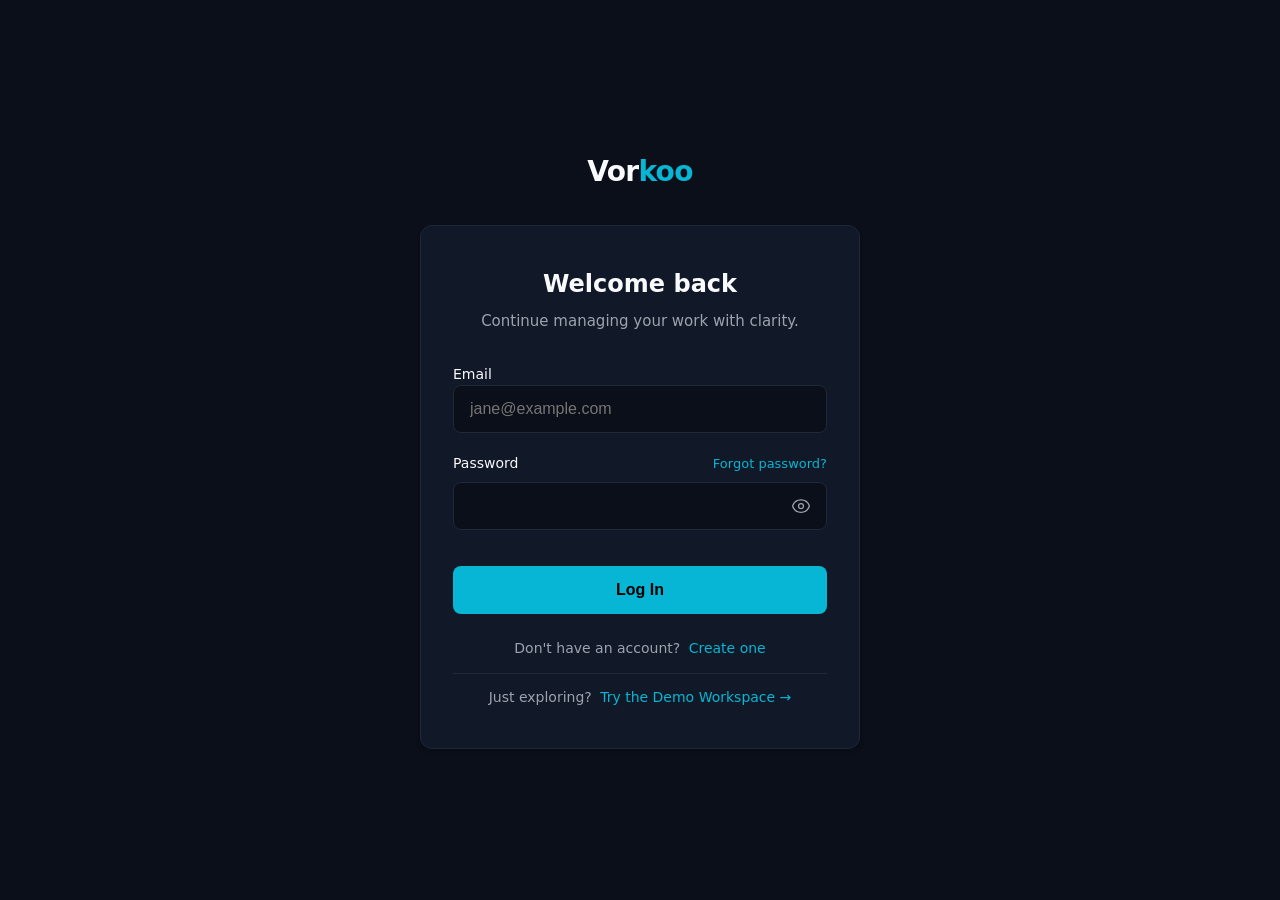
<file: Auth/login.html>
<!DOCTYPE html>
<html lang="en">
<head>
  <meta charset="UTF-8">
  <meta name="viewport" content="width=device-width, initial-scale=1.0">
  <title>Log in to Vorkoo</title>
  <meta name="theme-color" content="#0B0F19">
  <link rel="manifest" href="../manifest.json">
  <link rel="icon" type="image/svg+xml" href="../icons/icon.svg">
  <link rel="apple-touch-icon" href="../icons/icon-192.png">
  <style>
    /* 
      ========================================
      VORKOO DESIGN TOKENS & RESET
      ========================================
    */
    :root {
      --bg-dark: #0B0F19;
      --bg-card: #111827;
      --border-color: #1F2937;
      --border-hover: #374151;
      
      --accent-cyan: #06B6D4;
      --accent-cyan-hover: #0891B2;
      --accent-cyan-transparent: rgba(6, 182, 212, 0.15);
      
      --text-main: #F9FAFB;
      --text-muted: #9CA3AF;
      
      --error-color: #EF4444;
      --error-bg: rgba(239, 68, 68, 0.1);
      
      --success-color: #10B981;
      
      --font-family: system-ui, -apple-system, BlinkMacSystemFont, "Segoe UI", Roboto, sans-serif;
    }

    * {
      box-sizing: border-box;
      margin: 0;
      padding: 0;
    }

    body {
      background-color: var(--bg-dark);
      color: var(--text-main);
      font-family: var(--font-family);
      line-height: 1.5;
      min-height: 100vh;
      display: flex;
      flex-direction: column;
      align-items: center;
      justify-content: center;
      padding: 2rem 1rem;
    }

    /* 
      ========================================
      LAYOUT & TYPOGRAPHY
      ========================================
    */
    .logo-container {
      margin-bottom: 2rem;
      text-align: center;
    }

    .logo {
      color: var(--text-main);
      font-size: 1.75rem;
      font-weight: 700;
      text-decoration: none;
      letter-spacing: -0.025em;
    }
    
    .logo span {
      color: var(--accent-cyan);
    }

    .login-card {
      background-color: var(--bg-card);
      border: 1px solid var(--border-color);
      border-radius: 12px;
      width: 100%;
      max-width: 440px;
      padding: 2.5rem 2rem;
      box-shadow: 0 4px 6px -1px rgba(0, 0, 0, 0.1), 0 2px 4px -1px rgba(0, 0, 0, 0.06);
    }

    .card-header {
      text-align: center;
      margin-bottom: 2rem;
    }

    h1 {
      font-size: 1.5rem;
      font-weight: 600;
      margin-bottom: 0.5rem;
    }

    .subtitle {
      color: var(--text-muted);
      font-size: 0.9375rem;
    }

    /* 
      ========================================
      FORM STYLES
      ========================================
    */
    .form-group {
      margin-bottom: 1.25rem;
    }

    .label-row {
      display: flex;
      justify-content: space-between;
      align-items: center;
      margin-bottom: 0.5rem;
    }

    label {
      display: block;
      font-size: 0.875rem;
      font-weight: 500;
      color: var(--text-main);
    }

    .forgot-link {
      font-size: 0.8125rem;
      color: var(--accent-cyan);
      text-decoration: none;
      background: none;
      border: none;
      padding: 0;
      font-family: inherit;
      cursor: pointer;
      transition: text-decoration 0.2s;
    }

    .forgot-link:hover {
      text-decoration: underline;
    }

    .input-wrapper {
      position: relative;
    }
    
    input[type="text"],
    input[type="email"],
    input[type="password"] {
      width: 100%;
      background-color: var(--bg-dark);
      border: 1px solid var(--border-color);
      color: var(--text-main);
      border-radius: 8px;
      padding: 0.75rem 1rem;
      font-size: 1rem;
      transition: border-color 0.2s, box-shadow 0.2s;
      height: 48px; /* Comfortable touch target */
    }

    /* Password Specific padding to accommodate toggle icon */
    .input-wrapper.password input {
      padding-right: 3rem;
    }

    input:hover {
      border-color: var(--border-hover);
    }

    input:focus {
      outline: none;
      border-color: var(--accent-cyan);
      box-shadow: 0 0 0 3px var(--accent-cyan-transparent);
    }

    input.invalid {
      border-color: var(--error-color);
    }
    
    input.invalid:focus {
      box-shadow: 0 0 0 3px var(--error-bg);
    }

    .password-toggle {
      position: absolute;
      right: 0.5rem;
      top: 50%;
      transform: translateY(-50%);
      background: none;
      border: none;
      color: var(--text-muted);
      cursor: pointer;
      padding: 0.5rem;
      display: flex;
      align-items: center;
      justify-content: center;
      border-radius: 6px;
      transition: color 0.2s, background-color 0.2s;
    }

    .password-toggle:hover {
      color: var(--text-main);
      background-color: var(--border-color);
    }

    .password-toggle:focus-visible {
      outline: 2px solid var(--accent-cyan);
      outline-offset: -2px;
    }

    .password-toggle svg {
      width: 20px;
      height: 20px;
    }

    .error-msg {
      display: none;
      color: var(--error-color);
      font-size: 0.8125rem;
      margin-top: 0.375rem;
      line-height: 1.4;
    }

    .error-msg a {
      color: var(--accent-cyan);
      text-decoration: underline;
      font-weight: 500;
    }

    .error-msg a:hover {
      color: var(--accent-cyan-hover);
    }

    .error-msg.visible {
      display: block;
    }

    /* 
      ========================================
      BUTTONS & FOOTER
      ========================================
    */
    .submit-btn {
      width: 100%;
      background-color: var(--accent-cyan);
      color: #000;
      border: none;
      border-radius: 8px;
      padding: 0.75rem 1rem;
      font-size: 1rem;
      font-weight: 600;
      cursor: pointer;
      margin-top: 1rem;
      height: 48px;
      transition: background-color 0.2s, transform 0.1s;
    }

    .submit-btn:hover {
      background-color: var(--accent-cyan-hover);
    }

    .submit-btn:active {
      transform: scale(0.98);
    }

    .submit-btn:focus-visible {
      outline: 2px solid #fff;
      outline-offset: 2px;
    }

    .footer-links {
      text-align: center;
      margin-top: 1.5rem;
      font-size: 0.875rem;
      color: var(--text-muted);
    }

    .footer-links a, .footer-links button {
      color: var(--accent-cyan);
      text-decoration: none;
      font-weight: 500;
      margin-left: 0.25rem;
      transition: text-decoration 0.2s;
      background: none;
      border: none;
      font-size: inherit;
      font-family: inherit;
      cursor: pointer;
    }

    .footer-links a:hover, .footer-links button:hover {
      text-decoration: underline;
    }

    /* 
      ========================================
      STATES (MOCK)
      ========================================
    */
    .view-state {
      display: none;
    }

    .view-state.active {
      display: block;
    }

    .success-state {
      text-align: center;
      padding: 1rem 0;
    }

    .success-icon {
      color: var(--accent-cyan);
      width: 48px;
      height: 48px;
      margin: 0 auto 1.25rem auto;
    }

    .success-state h2 {
      font-size: 1.25rem;
      margin-bottom: 0.75rem;
    }

    .success-state p {
      color: var(--text-muted);
      font-size: 0.9375rem;
      margin-bottom: 0.5rem;
    }
    
    .notice {
      display: inline-block;
      background-color: var(--bg-dark);
      border: 1px solid var(--border-color);
      padding: 0.75rem 1rem;
      border-radius: 6px;
      font-size: 0.875rem;
      margin-top: 1rem;
      color: var(--accent-cyan);
      line-height: 1.5;
    }

    /* Mobile refinements */
    @media (max-width: 430px) {
      .login-card {
        padding: 2rem 1.25rem;
        border: none;
        background-color: transparent;
        box-shadow: none;
      }
      
      body {
        padding: 1rem;
        justify-content: flex-start;
      }
      
      .logo-container {
        margin-top: 1rem;
      }
    }
  </style>
</head>
<body>

  <header class="logo-container">
    <a href="../Landing-page/landing.html" class="logo">Vor<span>koo</span></a>
  </header>

  <main class="login-card">
    
    <!-- VIEW: LOGIN FORM -->
    <div id="view-login" class="view-state active">
      <div class="card-header">
        <h1>Welcome back</h1>
        <p class="subtitle">Continue managing your work with clarity.</p>
      </div>

      <form id="login-form" novalidate>
        <!-- Email -->
        <div class="form-group">
          <label for="email">Email</label>
          <div class="input-wrapper">
            <input type="email" id="email" name="email" required autocomplete="email" placeholder="jane@example.com">
          </div>
          <span class="error-msg" id="email-error"></span>
        </div>

        <!-- Password -->
        <div class="form-group">
          <div class="label-row">
            <label for="password">Password</label>
            <button type="button" id="btn-forgot-password" class="forgot-link">Forgot password?</button>
          </div>
          <div class="input-wrapper password">
            <input type="password" id="password" name="password" required autocomplete="current-password">
            <button type="button" class="password-toggle" aria-label="Show password" aria-controls="password">
              <svg xmlns="http://www.w3.org/2000/svg" fill="none" viewBox="0 0 24 24" stroke-width="1.5" stroke="currentColor" class="icon-eye">
                <path stroke-linecap="round" stroke-linejoin="round" d="M2.036 12.322a1.012 1.012 0 0 1 0-.639C3.423 7.51 7.36 4.5 12 4.5c4.638 0 8.573 3.007 9.963 7.178.07.207.07.431 0 .639C20.577 16.49 16.64 19.5 12 19.5c-4.638 0-8.573-3.007-9.963-7.178Z" />
                <path stroke-linecap="round" stroke-linejoin="round" d="M15 12a3 3 0 1 1-6 0 3 3 0 0 1 6 0Z" />
              </svg>
            </button>
          </div>
          <span class="error-msg" id="password-error"></span>
        </div>

        <button type="submit" class="submit-btn" id="submit-btn">Log In</button>
      </form>

      <div class="footer-links">
        Don't have an account? <a href="signup.html">Create one</a>
      </div>
      <div class="footer-links" style="margin-top: 0.85rem; padding-top: 0.85rem; border-top: 1px solid var(--border-color);">
        Just exploring? <a href="../Vor-home/home.html#dashboard" id="demoLinkLogin">Try the Demo Workspace &rarr;</a>
      </div>
    </div>

    <!-- VIEW: RESET PASSWORD FORM -->
    <div id="view-reset" class="view-state">
      <div class="card-header">
        <h1>Reset your password</h1>
        <p class="subtitle">Enter your email and we'll help you reset your password.</p>
      </div>

      <form id="reset-form" novalidate>
        <div class="form-group">
          <label for="reset-email">Email</label>
          <div class="input-wrapper">
            <input type="email" id="reset-email" name="reset-email" required autocomplete="email" placeholder="jane@example.com">
          </div>
          <span class="error-msg" id="reset-email-error"></span>
        </div>

        <button type="submit" class="submit-btn">Send Reset Link</button>
      </form>

      <div class="footer-links">
        <button type="button" class="btn-back-login">Back to Login</button>
      </div>
    </div>

    <!-- VIEW: LOGIN SUCCESS MOCK -->
    <div id="view-login-success" class="view-state success-state">
      <svg xmlns="http://www.w3.org/2000/svg" fill="none" viewBox="0 0 24 24" stroke-width="1.5" stroke="currentColor" class="success-icon">
        <path stroke-linecap="round" stroke-linejoin="round" d="M9 12.75 11.25 15 15 9.75M21 12a9 9 0 1 1-18 0 9 9 0 0 1 18 0Z" />
      </svg>
      <h2>Login Validated</h2>
      <p>Your credentials are formatted correctly.</p>
      <div class="notice">
        Note: Backend authentication is not yet connected. Real login functionality will be implemented in a later phase.
      </div>
      <div class="footer-links">
        <button type="button" class="btn-back-login">Back to Login</button>
      </div>
    </div>

    <!-- VIEW: RESET SUCCESS MOCK -->
    <div id="view-reset-success" class="view-state success-state">
      <svg xmlns="http://www.w3.org/2000/svg" fill="none" viewBox="0 0 24 24" stroke-width="1.5" stroke="currentColor" class="success-icon">
        <path stroke-linecap="round" stroke-linejoin="round" d="M11.25 11.25l.041-.02a.75.75 0 011.063.852l-.708 2.836a.75.75 0 001.063.853l.041-.021M21 12a9 9 0 11-18 0 9 9 0 0118 0zm-9-3.75h.008v.008H12V8.25z" />
      </svg>
      <h2>Notice</h2>
      <div class="notice">
        Password reset will be available once Vorkoo authentication is connected.
      </div>
      <div class="footer-links">
        <button type="button" class="btn-back-login">Back to Login</button>
      </div>
    </div>
  </main>

  <script>
    document.addEventListener("DOMContentLoaded", () => {
      
      /* --- View State Management --- */
      const views = {
        login: document.getElementById('view-login'),
        reset: document.getElementById('view-reset'),
        loginSuccess: document.getElementById('view-login-success'),
        resetSuccess: document.getElementById('view-reset-success')
      };

      const showView = (viewName) => {
        Object.values(views).forEach(view => view.classList.remove('active'));
        views[viewName].classList.add('active');
        
        // Optional: Pre-fill reset email if login email is typed
        if(viewName === 'reset' && inputs.email.value) {
          inputs.resetEmail.value = inputs.email.value;
          // Clear error state if any
          inputs.resetEmail.classList.remove('invalid');
          document.getElementById('reset-email-error').classList.remove('visible');
        }
      };

      // Navigation Buttons
      document.getElementById('btn-forgot-password').addEventListener('click', () => showView('reset'));
      
      document.querySelectorAll('.btn-back-login').forEach(btn => {
        btn.addEventListener('click', () => showView('login'));
      });

      /* --- Form Elements & Validators --- */
      const loginForm = document.getElementById('login-form');
      const resetForm = document.getElementById('reset-form');
      
      const inputs = {
        email: document.getElementById('email'),
        password: document.getElementById('password'),
        resetEmail: document.getElementById('reset-email')
      };

      // Pre-fill email if passed in query string (e.g. redirected from signup)
      try {
        const urlParams = new URLSearchParams(window.location.search);
        const emailParam = urlParams.get('email');
        if (emailParam && inputs.email) {
          inputs.email.value = emailParam.trim();
        }
      } catch (e) {}
      
      const emailRegex = /^[^\s@]+@[^\s@]+\.[^\s@]+$/;

      const validators = {
        email: (val) => {
          if (!val.trim()) return "Email is required.";
          if (!emailRegex.test(val.trim())) return "Please enter a valid email address.";
          return "";
        },
        password: (val) => {
          if (!val) return "Password is required.";
          return "";
        },
        resetEmail: (val) => {
          if (!val.trim()) return "Email is required.";
          if (!emailRegex.test(val.trim())) return "Please enter a valid email address.";
          return "";
        }
      };

      // Generic Validation Handler
      const validateField = (fieldName) => {
        const input = inputs[fieldName];
        // The HTML ID mapping: resetEmail maps to 'reset-email', others map perfectly.
        const idBase = fieldName === 'resetEmail' ? 'reset-email' : fieldName;
        const errorEl = document.getElementById(`${idBase}-error`);
        const errorMsg = validators[fieldName](input.value);
        
        if (errorMsg) {
          input.classList.add('invalid');
          errorEl.textContent = errorMsg;
          errorEl.classList.add('visible');
          return false;
        } else {
          input.classList.remove('invalid');
          errorEl.textContent = "";
          errorEl.classList.remove('visible');
          return true;
        }
      };

      // Real-time Validation Binding
      Object.keys(inputs).forEach(key => {
        inputs[key].addEventListener('blur', () => validateField(key));
        inputs[key].addEventListener('input', () => {
          if (inputs[key].classList.contains('invalid')) {
            validateField(key);
          }
        });
      });

      const USERS_STORAGE_KEY = "vorkoo-users";
      const SESSION_STORAGE_KEY = "vorkoo-current-user";

      function normalizeEmail(email) {
        return String(email || "").trim().toLowerCase();
      }

      function getRegisteredUsers() {
        try {
          const data = localStorage.getItem(USERS_STORAGE_KEY);
          if (data) {
            const parsed = JSON.parse(data);
            if (Array.isArray(parsed)) {
              return parsed.filter(u => u && typeof u === 'object');
            }
            if (parsed && typeof parsed === 'object') {
              if (Array.isArray(parsed.users)) {
                return parsed.users.filter(u => u && typeof u === 'object');
              }
              const converted = [];
              Object.keys(parsed).forEach(key => {
                const entry = parsed[key];
                if (entry && typeof entry === 'object') {
                  converted.push({
                    fullName: entry.fullName || entry.name || key,
                    email: entry.email || key,
                    password: entry.password || ""
                  });
                }
              });
              return converted;
            }
          }
        } catch (e) {
          console.warn("Failed to read users from localStorage", e);
        }
        return [];
      }

      /* --- Form Submissions --- */
      loginForm.addEventListener('submit', (e) => {
        e.preventDefault();
        
        inputs.email.value = inputs.email.value.trim();
        const isEmailValid = validateField('email');
        const isPasswordValid = validateField('password');
        let isValid = isEmailValid && isPasswordValid;

        if (!isValid) return;

        const emailVal = normalizeEmail(inputs.email.value);
        const passwordVal = inputs.password.value;
        const users = getRegisteredUsers();

        const user = users.find(u => u && u.email && normalizeEmail(u.email) === emailVal);

        if (!user) {
          inputs.email.classList.add('invalid');
          const emailErrorEl = document.getElementById('email-error');

          // Check if legacy workspace exists for this email
          const legacyWorkData = localStorage.getItem("vorkoo-work-items_" + emailVal);
          if (legacyWorkData !== null) {
            emailErrorEl.innerHTML = 'This email has an existing Vorkoo workspace from an older version. <a href="signup.html?email=' + encodeURIComponent(emailVal) + '">Create an account</a> with this email to recover it.';
          } else {
            emailErrorEl.textContent = "No account found with this email.";
          }

          emailErrorEl.classList.add('visible');
          inputs.email.focus();
          return;
        }

        if (user.password !== passwordVal) {
          inputs.password.classList.add('invalid');
          const passErrorEl = document.getElementById('password-error');
          passErrorEl.textContent = "Incorrect password. Please try again.";
          passErrorEl.classList.add('visible');
          inputs.password.focus();
          return;
        }

        // Authentication successful: set active session
        localStorage.setItem(SESSION_STORAGE_KEY, JSON.stringify({
          fullName: user.fullName || "User",
          email: user.email
        }));

        window.location.href = '../Vor-home/home.html#dashboard';
      });

      resetForm.addEventListener('submit', (e) => {
        e.preventDefault();
        
        inputs.resetEmail.value = inputs.resetEmail.value.trim();
        if (validateField('resetEmail')) {
          showView('resetSuccess');
        }
      });

      /* --- Password Visibility Toggle --- */
      const toggleBtn = document.querySelector('.password-toggle');
      const iconEye = `<path stroke-linecap="round" stroke-linejoin="round" d="M2.036 12.322a1.012 1.012 0 0 1 0-.639C3.423 7.51 7.36 4.5 12 4.5c4.638 0 8.573 3.007 9.963 7.178.07.207.07.431 0 .639C20.577 16.49 16.64 19.5 12 19.5c-4.638 0-8.573-3.007-9.963-7.178Z" /><path stroke-linecap="round" stroke-linejoin="round" d="M15 12a3 3 0 1 1-6 0 3 3 0 0 1 6 0Z" />`;
      const iconEyeSlash = `<path stroke-linecap="round" stroke-linejoin="round" d="M3.98 8.223A10.477 10.477 0 0 0 1.934 12C3.226 16.338 7.244 19.5 12 19.5c.993 0 1.953-.138 2.863-.395M6.228 6.228A10.451 10.451 0 0 1 12 4.5c4.756 0 8.773 3.162 10.065 7.498a10.522 10.522 0 0 1-4.293 5.774M6.228 6.228 3 3m3.228 3.228 3.65 3.65m7.894 7.894L21 21m-3.228-3.228-3.65-3.65m0 0a3 3 0 1 0-4.243-4.243m4.242 4.242L9.88 9.88" />`;

      toggleBtn.addEventListener('click', () => {
        const input = inputs.password;
        const svg = toggleBtn.querySelector('svg');
        
        if (input.type === 'password') {
          input.type = 'text';
          toggleBtn.setAttribute('aria-label', 'Hide password');
          svg.innerHTML = iconEyeSlash;
        } else {
          input.type = 'password';
          toggleBtn.setAttribute('aria-label', 'Show password');
          svg.innerHTML = iconEye;
        }
      });
      const demoLink = document.getElementById('demoLinkLogin');
      if (demoLink) {
        demoLink.addEventListener('click', () => {
          try {
            localStorage.setItem('vorkoo-current-user', JSON.stringify({
              fullName: 'Demo User',
              email: 'demo@vorkoo.app',
              isDemo: true
            }));
          } catch (e) {
            console.warn('Could not set demo session', e);
          }
        });
      }
      
    });
  </script>
</body>
</html>
</file>
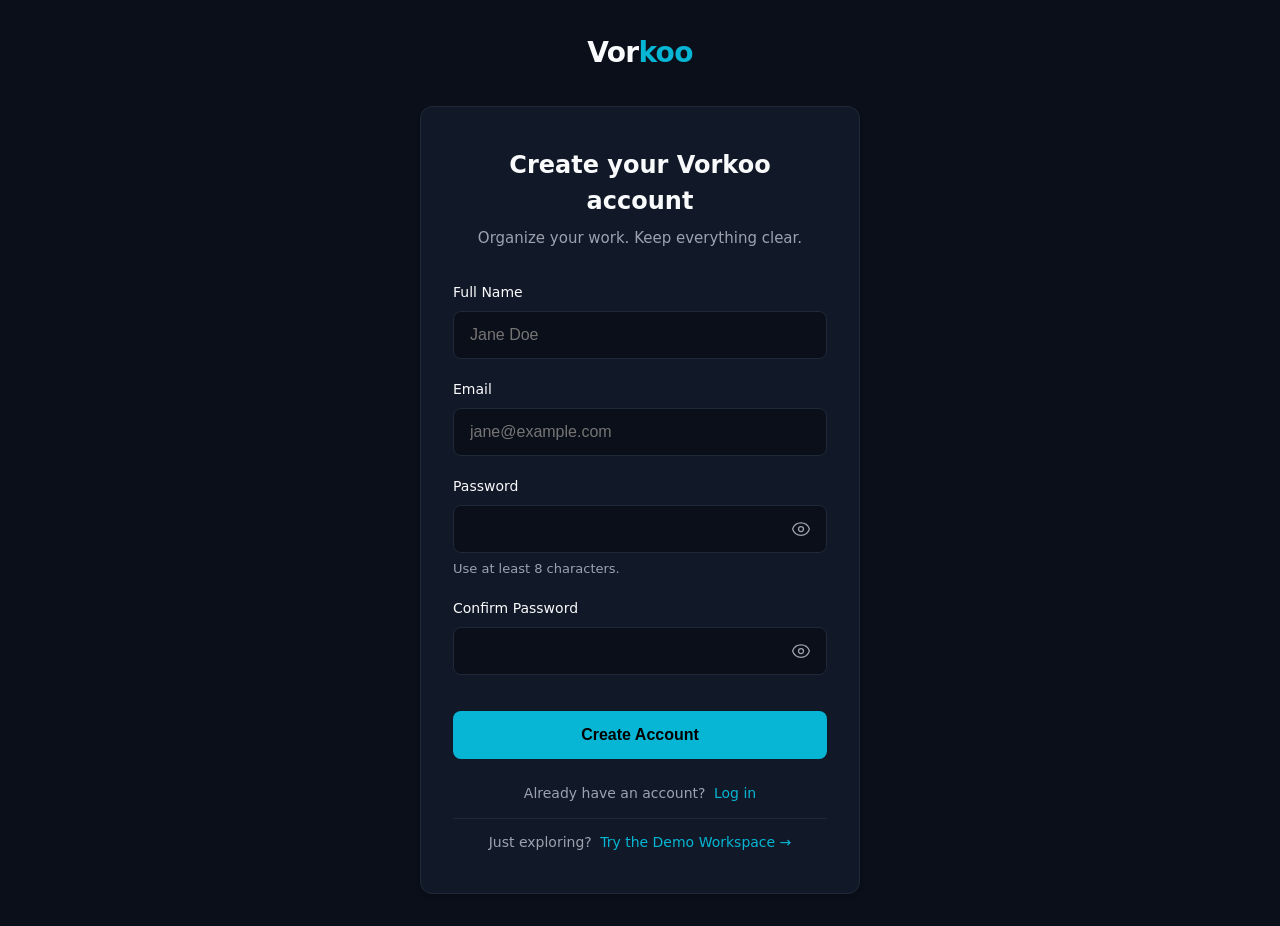
<file: Auth/signup.html>
<!DOCTYPE html>
<html lang="en">
<head>
  <meta charset="UTF-8">
  <meta name="viewport" content="width=device-width, initial-scale=1.0">
  <title>Create your Vorkoo account</title>
  <meta name="theme-color" content="#0B0F19">
  <link rel="manifest" href="../manifest.json">
  <link rel="icon" type="image/svg+xml" href="../icons/icon.svg">
  <link rel="apple-touch-icon" href="../icons/icon-192.png">
  <style>
    /* 
      ========================================
      VORKOO DESIGN TOKENS & RESET
      ========================================
    */
    :root {
      --bg-dark: #0B0F19;
      --bg-card: #111827;
      --border-color: #1F2937;
      --border-hover: #374151;
      
      --accent-cyan: #06B6D4;
      --accent-cyan-hover: #0891B2;
      --accent-cyan-transparent: rgba(6, 182, 212, 0.15);
      
      --text-main: #F9FAFB;
      --text-muted: #9CA3AF;
      
      --error-color: #EF4444;
      --error-bg: rgba(239, 68, 68, 0.1);
      
      --success-color: #10B981;
      
      --font-family: system-ui, -apple-system, BlinkMacSystemFont, "Segoe UI", Roboto, sans-serif;
    }

    * {
      box-sizing: border-box;
      margin: 0;
      padding: 0;
    }

    body {
      background-color: var(--bg-dark);
      color: var(--text-main);
      font-family: var(--font-family);
      line-height: 1.5;
      min-height: 100vh;
      display: flex;
      flex-direction: column;
      align-items: center;
      justify-content: center;
      padding: 2rem 1rem;
    }

    /* 
      ========================================
      LAYOUT & TYPOGRAPHY
      ========================================
    */
    .logo-container {
      margin-bottom: 2rem;
      text-align: center;
    }

    .logo {
      color: var(--text-main);
      font-size: 1.75rem;
      font-weight: 700;
      text-decoration: none;
      letter-spacing: -0.025em;
    }
    
    .logo span {
      color: var(--accent-cyan);
    }

    .signup-card {
      background-color: var(--bg-card);
      border: 1px solid var(--border-color);
      border-radius: 12px;
      width: 100%;
      max-width: 440px;
      padding: 2.5rem 2rem;
      box-shadow: 0 4px 6px -1px rgba(0, 0, 0, 0.1), 0 2px 4px -1px rgba(0, 0, 0, 0.06);
    }

    .card-header {
      text-align: center;
      margin-bottom: 2rem;
    }

    h1 {
      font-size: 1.5rem;
      font-weight: 600;
      margin-bottom: 0.5rem;
    }

    .subtitle {
      color: var(--text-muted);
      font-size: 0.9375rem;
    }

    /* 
      ========================================
      FORM STYLES
      ========================================
    */
    .form-group {
      margin-bottom: 1.25rem;
    }

    label {
      display: block;
      font-size: 0.875rem;
      font-weight: 500;
      margin-bottom: 0.5rem;
      color: var(--text-main);
    }

    .input-wrapper {
      position: relative;
    }

    input[type="text"],
    input[type="email"],
    input[type="password"] {
      width: 100%;
      background-color: var(--bg-dark);
      border: 1px solid var(--border-color);
      color: var(--text-main);
      border-radius: 8px;
      padding: 0.75rem 1rem;
      font-size: 1rem;
      transition: border-color 0.2s, box-shadow 0.2s;
      height: 48px; /* Comfortable touch target */
    }

    /* Password Specific padding to accommodate toggle icon */
    .input-wrapper.password input {
      padding-right: 3rem;
    }

    input:hover {
      border-color: var(--border-hover);
    }

    input:focus {
      outline: none;
      border-color: var(--accent-cyan);
      box-shadow: 0 0 0 3px var(--accent-cyan-transparent);
    }

    input.invalid {
      border-color: var(--error-color);
    }
    
    input.invalid:focus {
      box-shadow: 0 0 0 3px var(--error-bg);
    }

    .password-toggle {
      position: absolute;
      right: 0.5rem;
      top: 50%;
      transform: translateY(-50%);
      background: none;
      border: none;
      color: var(--text-muted);
      cursor: pointer;
      padding: 0.5rem;
      display: flex;
      align-items: center;
      justify-content: center;
      border-radius: 6px;
      transition: color 0.2s;
    }

    .password-toggle:hover {
      color: var(--text-main);
      background-color: var(--border-color);
    }

    .password-toggle:focus-visible {
      outline: 2px solid var(--accent-cyan);
      outline-offset: -2px;
    }

    .password-toggle svg {
      width: 20px;
      height: 20px;
    }

    .hint {
      display: block;
      margin-top: 0.375rem;
      font-size: 0.8125rem;
      color: var(--text-muted);
    }

    .error-msg {
      display: none;
      color: var(--error-color);
      font-size: 0.8125rem;
      margin-top: 0.375rem;
    }

    .error-msg.visible {
      display: block;
    }

    /* 
      ========================================
      BUTTONS & FOOTER
      ========================================
    */
    .submit-btn {
      width: 100%;
      background-color: var(--accent-cyan);
      color: #000; /* High contrast for cyan */
      border: none;
      border-radius: 8px;
      padding: 0.75rem 1rem;
      font-size: 1rem;
      font-weight: 600;
      cursor: pointer;
      margin-top: 1rem;
      height: 48px;
      transition: background-color 0.2s, transform 0.1s;
    }

    .submit-btn:hover {
      background-color: var(--accent-cyan-hover);
    }

    .submit-btn:active {
      transform: scale(0.98);
    }

    .submit-btn:disabled {
      background-color: var(--border-color);
      color: var(--text-muted);
      cursor: not-allowed;
      transform: none;
    }

    .submit-btn:focus-visible {
      outline: 2px solid #fff;
      outline-offset: 2px;
    }

    .footer-links {
      text-align: center;
      margin-top: 1.5rem;
      font-size: 0.875rem;
      color: var(--text-muted);
    }

    .footer-links a {
      color: var(--accent-cyan);
      text-decoration: none;
      font-weight: 500;
      margin-left: 0.25rem;
    }

    .footer-links a:hover {
      text-decoration: underline;
    }

    /* 
      ========================================
      SUCCESS STATE
      ========================================
    */
    .success-state {
      display: none;
      text-align: center;
      padding: 2rem 0;
    }

    .success-state.visible {
      display: block;
    }

    .success-icon {
      color: var(--accent-cyan);
      width: 48px;
      height: 48px;
      margin: 0 auto 1.25rem auto;
    }

    .success-state h2 {
      font-size: 1.25rem;
      margin-bottom: 0.75rem;
    }

    .success-state p {
      color: var(--text-muted);
      font-size: 0.9375rem;
      margin-bottom: 0.5rem;
    }
    
    .notice {
      display: inline-block;
      background-color: var(--bg-dark);
      border: 1px solid var(--border-color);
      padding: 0.5rem 1rem;
      border-radius: 6px;
      font-size: 0.8125rem;
      margin-top: 1.5rem;
      color: var(--accent-cyan);
    }

    /* Mobile refinements */
    @media (max-width: 430px) {
      .signup-card {
        padding: 2rem 1.25rem;
        border: none;
        background-color: transparent;
        box-shadow: none;
      }
      
      body {
        padding: 1rem;
        justify-content: flex-start;
      }
      
      .logo-container {
        margin-top: 1rem;
      }
    }
  </style>
</head>
<body>

  <header class="logo-container">
    <a href="../Landing-page/landing.html" class="logo">Vor<span>koo</span></a>
  </header>

  <main class="signup-card">
    <!-- Form State -->
    <div id="form-container">
      <div class="card-header">
        <h1>Create your Vorkoo account</h1>
        <p class="subtitle">Organize your work. Keep everything clear.</p>
      </div>

      <form id="signup-form" novalidate>
        
        <!-- Full Name -->
        <div class="form-group">
          <label for="fullName">Full Name</label>
          <div class="input-wrapper">
            <input type="text" id="fullName" name="fullName" required autocomplete="name" placeholder="Jane Doe">
          </div>
          <span class="error-msg" id="fullName-error"></span>
        </div>

        <!-- Email -->
        <div class="form-group">
          <label for="email">Email</label>
          <div class="input-wrapper">
            <input type="email" id="email" name="email" required autocomplete="email" placeholder="jane@example.com">
          </div>
          <span class="error-msg" id="email-error"></span>
        </div>

        <!-- Password -->
        <div class="form-group">
          <label for="password">Password</label>
          <div class="input-wrapper password">
            <input type="password" id="password" name="password" required autocomplete="new-password">
            <button type="button" class="password-toggle" aria-label="Show password" aria-controls="password">
              <!-- Eye Icon (Hidden by default in SVG, JS will toggle) -->
              <svg xmlns="http://www.w3.org/2000/svg" fill="none" viewBox="0 0 24 24" stroke-width="1.5" stroke="currentColor" class="icon-eye">
                <path stroke-linecap="round" stroke-linejoin="round" d="M2.036 12.322a1.012 1.012 0 0 1 0-.639C3.423 7.51 7.36 4.5 12 4.5c4.638 0 8.573 3.007 9.963 7.178.07.207.07.431 0 .639C20.577 16.49 16.64 19.5 12 19.5c-4.638 0-8.573-3.007-9.963-7.178Z" />
                <path stroke-linecap="round" stroke-linejoin="round" d="M15 12a3 3 0 1 1-6 0 3 3 0 0 1 6 0Z" />
              </svg>
            </button>
          </div>
          <span class="hint">Use at least 8 characters.</span>
          <span class="error-msg" id="password-error"></span>
        </div>

        <!-- Confirm Password -->
        <div class="form-group">
          <label for="confirmPassword">Confirm Password</label>
          <div class="input-wrapper password">
            <input type="password" id="confirmPassword" name="confirmPassword" required autocomplete="new-password">
            <button type="button" class="password-toggle" aria-label="Show password" aria-controls="confirmPassword">
              <svg xmlns="http://www.w3.org/2000/svg" fill="none" viewBox="0 0 24 24" stroke-width="1.5" stroke="currentColor" class="icon-eye">
                <path stroke-linecap="round" stroke-linejoin="round" d="M2.036 12.322a1.012 1.012 0 0 1 0-.639C3.423 7.51 7.36 4.5 12 4.5c4.638 0 8.573 3.007 9.963 7.178.07.207.07.431 0 .639C20.577 16.49 16.64 19.5 12 19.5c-4.638 0-8.573-3.007-9.963-7.178Z" />
                <path stroke-linecap="round" stroke-linejoin="round" d="M15 12a3 3 0 1 1-6 0 3 3 0 0 1 6 0Z" />
              </svg>
            </button>
          </div>
          <span class="error-msg" id="confirmPassword-error"></span>
        </div>

        <button type="submit" class="submit-btn" id="submit-btn">Create Account</button>
      </form>

      <div class="footer-links">
        Already have an account? <a href="login.html">Log in</a>
      </div>
      <div class="footer-links" style="margin-top: 0.85rem; padding-top: 0.85rem; border-top: 1px solid var(--border-color);">
        Just exploring? <a href="../Vor-home/home.html#dashboard" id="demoLinkSignup">Try the Demo Workspace &rarr;</a>
      </div>
    </div>

    <!-- Success State (Hidden initially) -->
    <div id="success-state" class="success-state">
      <svg xmlns="http://www.w3.org/2000/svg" fill="none" viewBox="0 0 24 24" stroke-width="1.5" stroke="currentColor" class="success-icon">
        <path stroke-linecap="round" stroke-linejoin="round" d="M9 12.75 11.25 15 15 9.75M21 12a9 9 0 1 1-18 0 9 9 0 0 1 18 0Z" />
      </svg>
      <h2>Validation Successful</h2>
      <p>Your inputs look great.</p>
      <div class="notice">
        Note: Backend authentication is disconnected for now. Real account creation will be wired up in a later phase.
      </div>
    </div>
  </main>

  <script>
    document.addEventListener("DOMContentLoaded", () => {
      const form = document.getElementById('signup-form');
      const inputs = {
        fullName: document.getElementById('fullName'),
        email: document.getElementById('email'),
        password: document.getElementById('password'),
        confirmPassword: document.getElementById('confirmPassword')
      };

      // Pre-fill email if passed in query string (e.g. from legacy workspace recovery link)
      try {
        const urlParams = new URLSearchParams(window.location.search);
        const emailParam = urlParams.get('email');
        if (emailParam && inputs.email) {
          inputs.email.value = emailParam.trim();
        }
      } catch (e) {}
      
      // Eye & Eye-slash SVGs for password toggles
      const iconEye = `<path stroke-linecap="round" stroke-linejoin="round" d="M2.036 12.322a1.012 1.012 0 0 1 0-.639C3.423 7.51 7.36 4.5 12 4.5c4.638 0 8.573 3.007 9.963 7.178.07.207.07.431 0 .639C20.577 16.49 16.64 19.5 12 19.5c-4.638 0-8.573-3.007-9.963-7.178Z" /><path stroke-linecap="round" stroke-linejoin="round" d="M15 12a3 3 0 1 1-6 0 3 3 0 0 1 6 0Z" />`;
      const iconEyeSlash = `<path stroke-linecap="round" stroke-linejoin="round" d="M3.98 8.223A10.477 10.477 0 0 0 1.934 12C3.226 16.338 7.244 19.5 12 19.5c.993 0 1.953-.138 2.863-.395M6.228 6.228A10.451 10.451 0 0 1 12 4.5c4.756 0 8.773 3.162 10.065 7.498a10.522 10.522 0 0 1-4.293 5.774M6.228 6.228 3 3m3.228 3.228 3.65 3.65m7.894 7.894L21 21m-3.228-3.228-3.65-3.65m0 0a3 3 0 1 0-4.243-4.243m4.242 4.242L9.88 9.88" />`;

      // Setup password visibility toggles
      const toggleBtns = document.querySelectorAll('.password-toggle');
      toggleBtns.forEach(btn => {
        btn.addEventListener('click', (e) => {
          const targetId = btn.getAttribute('aria-controls');
          const input = document.getElementById(targetId);
          const svg = btn.querySelector('svg');
          
          if (input.type === 'password') {
            input.type = 'text';
            btn.setAttribute('aria-label', 'Hide password');
            svg.innerHTML = iconEyeSlash;
          } else {
            input.type = 'password';
            btn.setAttribute('aria-label', 'Show password');
            svg.innerHTML = iconEye;
          }
        });
      });

      // Validation logic
      const validators = {
        fullName: (val) => {
          if (!val.trim()) return "Full name is required.";
          return "";
        },
        email: (val) => {
          if (!val.trim()) return "Email is required.";
          const emailRegex = /^[^\s@]+@[^\s@]+\.[^\s@]+$/;
          if (!emailRegex.test(val.trim())) return "Please enter a valid email address.";
          return "";
        },
        password: (val) => {
          if (!val) return "Password is required.";
          if (val.length < 8) return "Password must be at least 8 characters.";
          return "";
        },
        confirmPassword: (val, allVals) => {
          if (!val) return "Please confirm your password.";
          if (val !== allVals.password) return "Passwords do not match.";
          return "";
        }
      };

      // Handle real-time inline validation
      const validateField = (fieldName) => {
        const input = inputs[fieldName];
        const errorEl = document.getElementById(`${fieldName}-error`);
        
        // Pass all values so confirmPassword can check against password
        const allVals = {
          password: inputs.password.value
        };
        
        const errorMsg = validators[fieldName](input.value, allVals);
        
        if (errorMsg) {
          input.classList.add('invalid');
          errorEl.textContent = errorMsg;
          errorEl.classList.add('visible');
          return false;
        } else {
          input.classList.remove('invalid');
          errorEl.textContent = "";
          errorEl.classList.remove('visible');
          return true;
        }
      };

      // Add 'blur' and 'input' listeners for dynamic validation feeling
      Object.keys(inputs).forEach(key => {
        inputs[key].addEventListener('blur', () => validateField(key));
        inputs[key].addEventListener('input', () => {
          // If it was already marked invalid, check on every keystroke to remove the error eagerly
          if (inputs[key].classList.contains('invalid')) {
            validateField(key);
          }
          // Special case: if typing in main password, re-validate confirm password if it has a value
          if (key === 'password' && inputs.confirmPassword.value) {
            validateField('confirmPassword');
          }
        });
      });

      const USERS_STORAGE_KEY = "vorkoo-users";

      function normalizeEmail(email) {
        return String(email || "").trim().toLowerCase();
      }

      function getRegisteredUsers() {
        try {
          const data = localStorage.getItem(USERS_STORAGE_KEY);
          if (data) {
            const parsed = JSON.parse(data);
            if (Array.isArray(parsed)) {
              return parsed.filter(u => u && typeof u === 'object');
            }
            if (parsed && typeof parsed === 'object') {
              if (Array.isArray(parsed.users)) {
                return parsed.users.filter(u => u && typeof u === 'object');
              }
              const converted = [];
              Object.keys(parsed).forEach(key => {
                const entry = parsed[key];
                if (entry && typeof entry === 'object') {
                  converted.push({
                    fullName: entry.fullName || entry.name || key,
                    email: entry.email || key,
                    password: entry.password || ""
                  });
                }
              });
              return converted;
            }
          }
        } catch (e) {
          console.warn("Failed to read users from localStorage", e);
        }
        return [];
      }

      function saveRegisteredUsers(users) {
        try {
          localStorage.setItem(USERS_STORAGE_KEY, JSON.stringify(users));
        } catch (e) {
          console.error("Failed to save users", e);
        }
      }

      // Form submission
      form.addEventListener('submit', (e) => {
        e.preventDefault();
        
        let isValid = true;
        
        // Trim inputs first
        inputs.fullName.value = inputs.fullName.value.trim();
        inputs.email.value = inputs.email.value.trim();

        // Validate all
        Object.keys(inputs).forEach(key => {
          if (!validateField(key)) {
            isValid = false;
          }
        });

        if (!isValid) return;

        const emailVal = normalizeEmail(inputs.email.value);
        const users = getRegisteredUsers();
        const existingUser = users.find(u => u && u.email && normalizeEmail(u.email) === emailVal);

        if (existingUser) {
          inputs.email.classList.add('invalid');
          const errorEl = document.getElementById('email-error');
          errorEl.textContent = "This email is already registered.";
          errorEl.classList.add('visible');
          inputs.email.focus();
          return;
        }

        // Register new account (existing legacy workspace data is preserved untouched)
        users.push({
          fullName: inputs.fullName.value.trim(),
          email: emailVal,
          password: inputs.password.value
        });
        saveRegisteredUsers(users);

        // Redirect to login.html with pre-filled email
        window.location.href = 'login.html?email=' + encodeURIComponent(emailVal);
      });

      const demoLink = document.getElementById('demoLinkSignup');
      if (demoLink) {
        demoLink.addEventListener('click', () => {
          try {
            localStorage.setItem('vorkoo-current-user', JSON.stringify({
              fullName: 'Demo User',
              email: 'demo@vorkoo.app',
              isDemo: true
            }));
          } catch (e) {
            console.warn('Could not set demo session', e);
          }
        });
      }
    });
  </script>
</body>
</html>
</file>
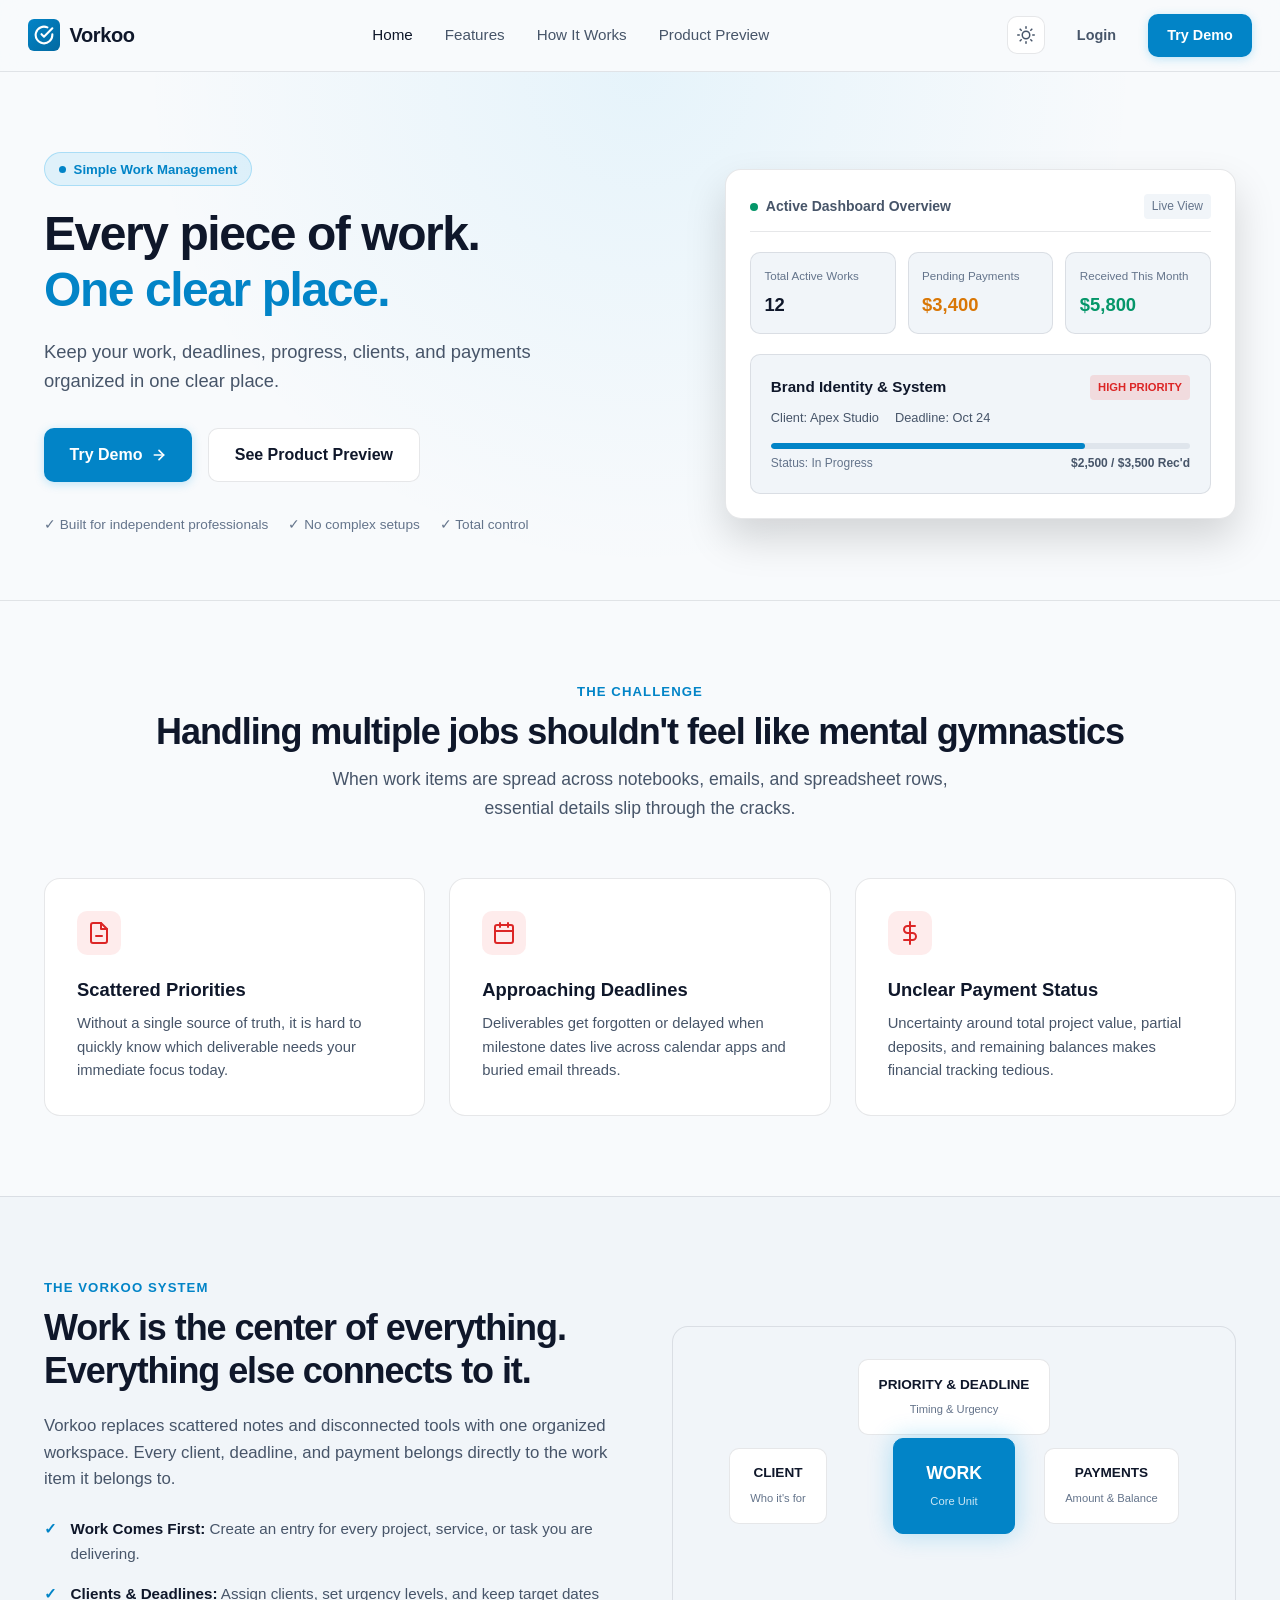
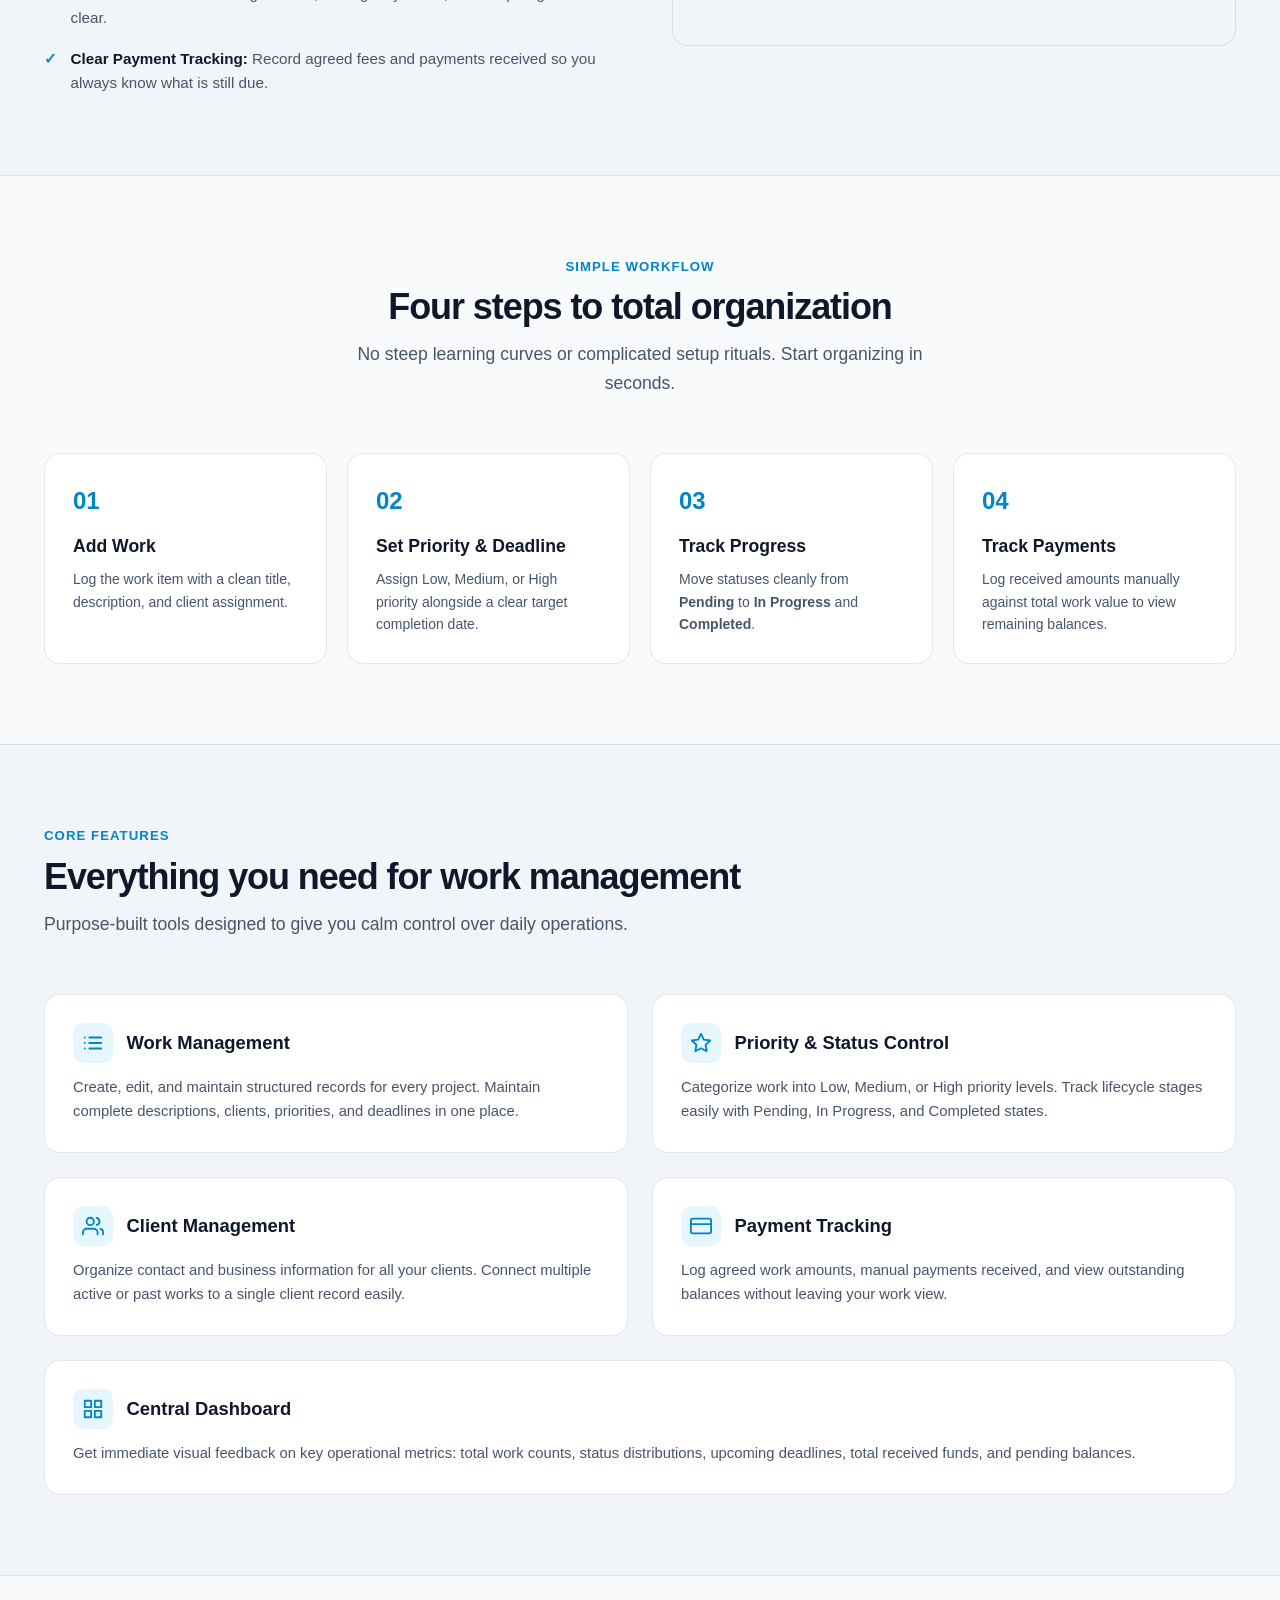
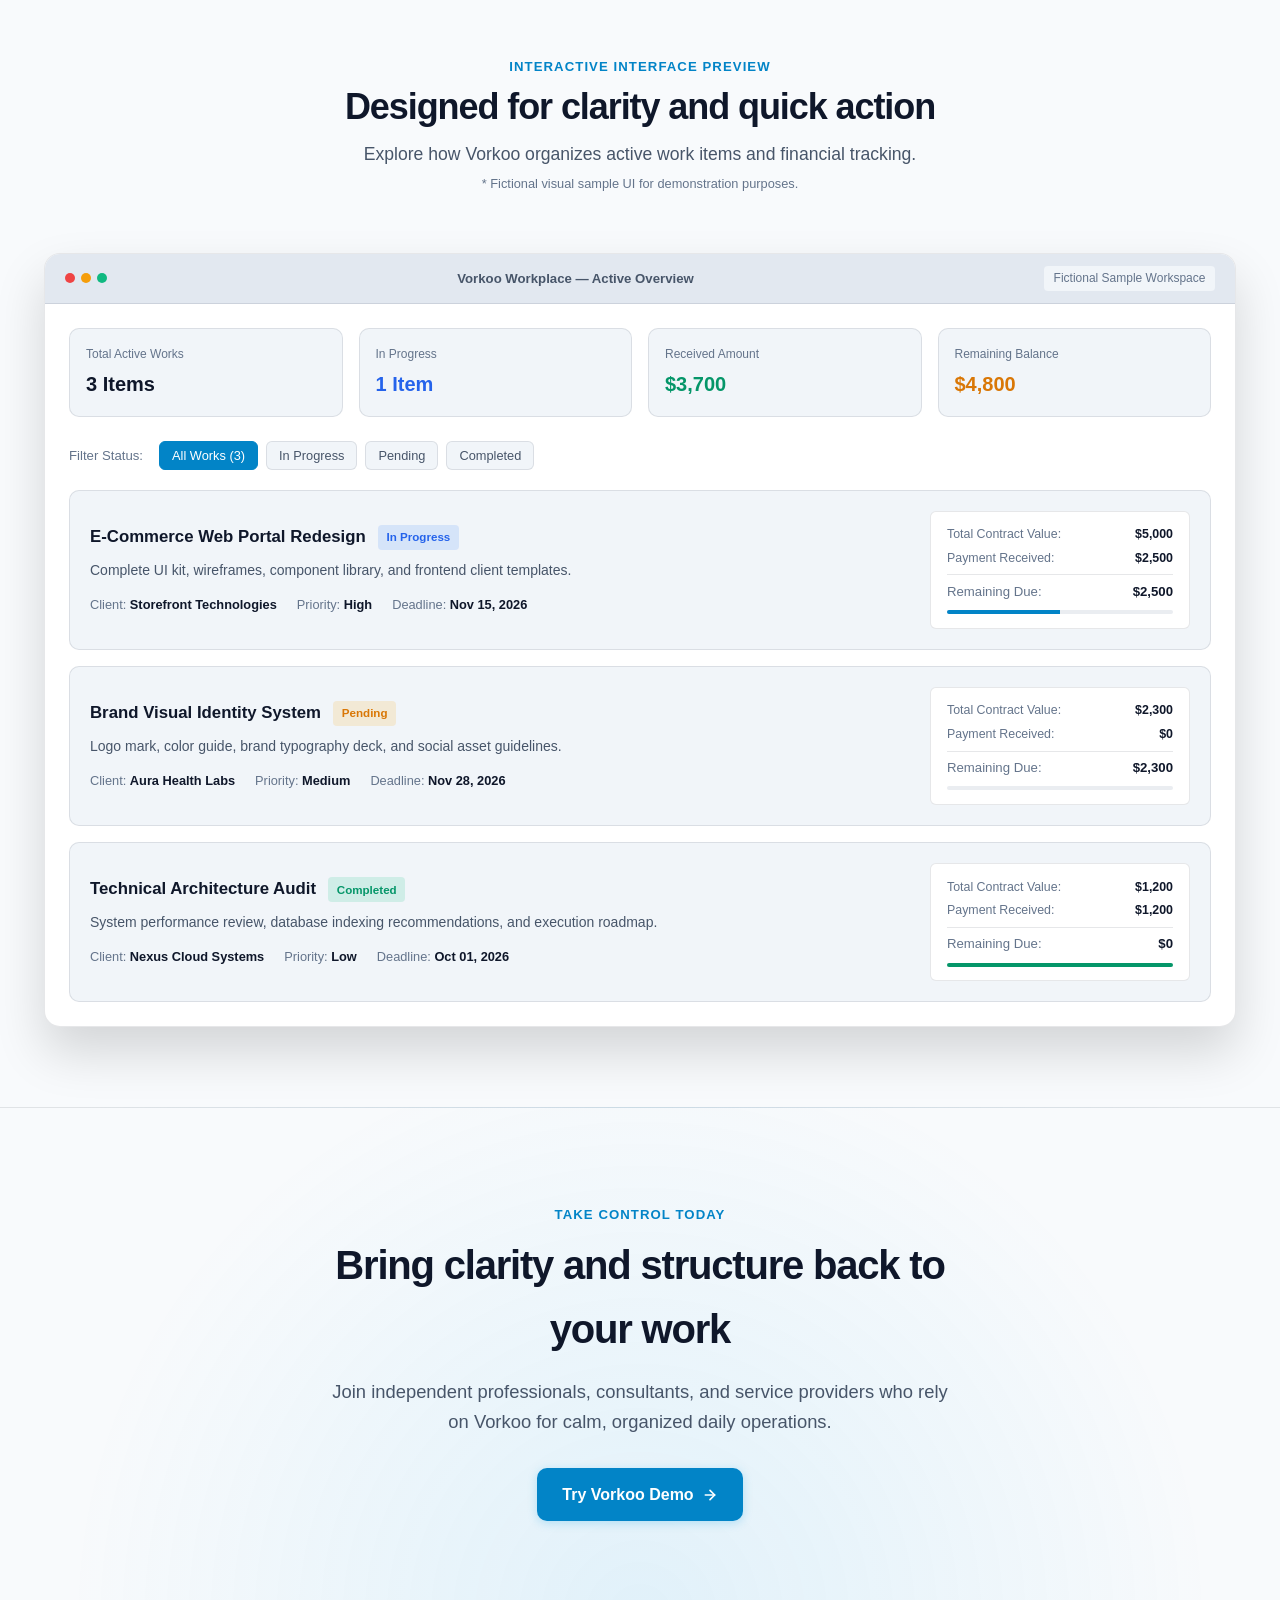
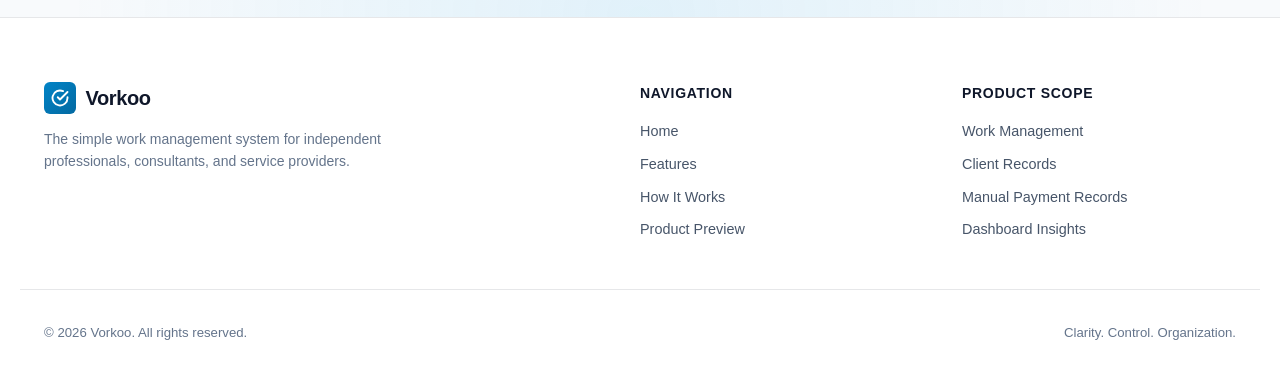
<file: Landing-page/landing.html>
<!DOCTYPE html>
<html lang="en" data-theme="dark">
<head>
  <meta charset="UTF-8">
  <meta name="viewport" content="width=device-width, initial-scale=1.0">
  <title>Vorkoo — Every piece of work. One clear place.</title>
  <meta name="description" content="A simple, focused work management system designed to bring clarity, control, and organization to your work, deadlines, and payments.">
  <link rel="stylesheet" href="landing.css">
  <meta name="theme-color" content="#0B0F19">
  <link rel="manifest" href="../manifest.json">
  <link rel="icon" type="image/svg+xml" href="../icons/icon.svg">
  <link rel="apple-touch-icon" href="../icons/icon-192.png">
  <script>
    // Inline script to set theme immediately and avoid flash of incorrect theme (FOUC)
    (function() {
      const savedTheme = localStorage.getItem('vorkoo-theme');
      if (savedTheme) {
        document.documentElement.setAttribute('data-theme', savedTheme);
      } else {
        const prefersDark = window.matchMedia('(prefers-color-scheme: dark)').matches;
        document.documentElement.setAttribute('data-theme', prefersDark ? 'dark' : 'light');
      }
    })();
  </script>
</head>
<body>

  <header class="navbar" id="top">
    <div class="container nav-container">
      <a href="#top" class="brand-logo" aria-label="Vorkoo Home">
        <span class="logo-icon" aria-hidden="true">
          <svg width="20" height="20" viewBox="0 0 24 24" fill="none" stroke="currentColor" stroke-width="2.5" stroke-linecap="round" stroke-linejoin="round">
            <path d="M22 11.08V12a10 10 0 1 1-5.93-9.14"></path>
            <polyline points="22 4 12 14.01 9 11.01"></polyline>
          </svg>
        </span>
        <span class="logo-text">Vorkoo</span>
      </a>

      <nav class="nav-menu" id="navMenu" aria-label="Main Navigation">
        <a href="#top" class="nav-link active">Home</a>
        <a href="#features" class="nav-link">Features</a>
        <a href="#how-it-works" class="nav-link">How It Works</a>
        <a href="#preview" class="nav-link">Product Preview</a>
        <div class="nav-actions-mobile">
          <a href="../Auth/login.html" class="btn btn-tertiary" id="loginBtnMobile">Login</a>
          <a href="../Vor-home/home.html#dashboard" class="btn btn-primary" id="getStartedBtnMobile">Try Demo</a>
        </div>
      </nav>

      <div class="nav-controls-right">
        <button class="theme-toggle-btn" id="themeToggleBtn" aria-label="Switch to light theme" title="Toggle Light/Dark Theme">
          <svg class="sun-icon" width="18" height="18" viewBox="0 0 24 24" fill="none" stroke="currentColor" stroke-width="2" stroke-linecap="round" stroke-linejoin="round">
            <circle cx="12" cy="12" r="5"></circle>
            <line x1="12" y1="1" x2="12" y2="3"></line>
            <line x1="12" y1="21" x2="12" y2="23"></line>
            <line x1="4.22" y1="4.22" x2="5.64" y2="5.64"></line>
            <line x1="18.36" y1="18.36" x2="19.78" y2="19.78"></line>
            <line x1="1" y1="12" x2="3" y2="12"></line>
            <line x1="21" y1="12" x2="23" y2="12"></line>
            <line x1="4.22" y1="19.78" x2="5.64" y2="18.36"></line>
            <line x1="18.36" y1="5.64" x2="19.78" y2="4.22"></line>
          </svg>
          <svg class="moon-icon" width="18" height="18" viewBox="0 0 24 24" fill="none" stroke="currentColor" stroke-width="2" stroke-linecap="round" stroke-linejoin="round">
            <path d="M21 12.79A9 9 0 1 1 11.21 3 7 7 0 0 0 21 12.79z"></path>
          </svg>
        </button>

        <div class="nav-actions-desktop">
          <a href="../Auth/login.html" class="btn btn-tertiary" id="loginBtn">Login</a>
          <a href="../Vor-home/home.html#dashboard" class="btn btn-primary" id="getStartedBtn">Try Demo</a>
        </div>

        <button class="hamburger-toggle" id="hamburgerBtn" aria-label="Toggle Navigation Menu" aria-expanded="false" aria-controls="navMenu">
          <span class="hamburger-line"></span>
          <span class="hamburger-line"></span>
          <span class="hamburger-line"></span>
        </button>
      </div>
    </div>
  </header>

  <main>
    <section class="hero-section">
      <div class="container hero-container">
        <div class="hero-content">
          <div class="badge">
            <span class="badge-dot"></span>
            Simple Work Management
          </div>
          <h1 class="hero-headline">Every piece of work. <br><span>One clear place.</span></h1>
          <p class="hero-subtext">
              Keep your work, deadlines, progress, clients, and payments organized in one clear place.
          </p>
          <div class="hero-cta-group">
            <a href="../Vor-home/home.html#dashboard" class="btn btn-primary btn-large" id="heroTryDemoBtn">
              Try Demo
              <svg width="16" height="16" viewBox="0 0 24 24" fill="none" stroke="currentColor" stroke-width="2.5" stroke-linecap="round" stroke-linejoin="round"><line x1="5" y1="12" x2="19" y2="12"></line><polyline points="12 5 19 12 12 19"></polyline></svg>
            </a>
            <a href="#preview" class="btn btn-secondary btn-large">See Product Preview</a>
          </div>
          <div class="hero-trust-indicators">
            <span>✓ Built for independent professionals</span>
            <span>✓ No complex setups</span>
            <span>✓ Total control</span>
          </div>
        </div>

        <div class="hero-visual">
          <div class="visual-card-hero">
            <div class="hero-mock-header">
              <div class="hero-mock-title">
                <span class="indicator-dot"></span> Active Dashboard Overview
              </div>
              <span class="tag-status">Live View</span>
            </div>
            
            <div class="hero-stats-row">
              <div class="stat-box">
                <span class="stat-label">Total Active Works</span>
                <span class="stat-value">12</span>
              </div>
              <div class="stat-box">
                <span class="stat-label">Pending Payments</span>
                <span class="stat-value stat-amber">$3,400</span>
              </div>
              <div class="stat-box">
                <span class="stat-label">Received This Month</span>
                <span class="stat-value stat-emerald">$5,800</span>
              </div>
            </div>

            <div class="hero-mini-card">
              <div class="mini-card-top">
                <span class="work-name">Brand Identity &amp; System</span>
                <span class="badge-priority priority-high">High Priority</span>
              </div>
              <div class="mini-card-details">
                <span>Client: Apex Studio</span>
                <span>Deadline: Oct 24</span>
              </div>
              <div class="mini-card-progress">
                <div class="progress-bar-bg">
                  <div class="progress-bar-fill" style="width: 75%;"></div>
                </div>
                <div class="progress-labels">
                  <span>Status: In Progress</span>
                  <span class="payment-note">$2,500 / $3,500 Rec'd</span>
                </div>
              </div>
            </div>
          </div>
        </div>
      </div>
    </section>

    <section class="problem-section" id="problem">
      <div class="container">
        <div class="section-header center">
          <span class="section-tag">The Challenge</span>
          <h2>Handling multiple jobs shouldn't feel like mental gymnastics</h2>
          <p class="section-desc">When work items are spread across notebooks, emails, and spreadsheet rows, essential details slip through the cracks.</p>
        </div>

        <div class="problem-grid">
          <div class="problem-card">
            <div class="problem-icon">
              <svg width="24" height="24" viewBox="0 0 24 24" fill="none" stroke="currentColor" stroke-width="2" stroke-linecap="round" stroke-linejoin="round"><path d="M14 2H6a2 2 0 0 0-2 2v16a2 2 0 0 0 2 2h12a2 2 0 0 0 2-2V8z"></path><polyline points="14 2 14 8 20 8"></polyline><line x1="9" y1="15" x2="15" y2="15"></line></svg>
            </div>
            <h3>Scattered Priorities</h3>
            <p>Without a single source of truth, it is hard to quickly know which deliverable needs your immediate focus today.</p>
          </div>

          <div class="problem-card">
            <div class="problem-icon">
              <svg width="24" height="24" viewBox="0 0 24 24" fill="none" stroke="currentColor" stroke-width="2" stroke-linecap="round" stroke-linejoin="round"><rect x="3" y="4" width="18" height="18" rx="2" ry="2"></rect><line x1="16" y1="2" x2="16" y2="6"></line><line x1="8" y1="2" x2="8" y2="6"></line><line x1="3" y1="10" x2="21" y2="10"></line></svg>
            </div>
            <h3>Approaching Deadlines</h3>
            <p>Deliverables get forgotten or delayed when milestone dates live across calendar apps and buried email threads.</p>
          </div>

          <div class="problem-card">
            <div class="problem-icon">
              <svg width="24" height="24" viewBox="0 0 24 24" fill="none" stroke="currentColor" stroke-width="2" stroke-linecap="round" stroke-linejoin="round"><line x1="12" y1="1" x2="12" y2="23"></line><path d="M17 5H9.5a3.5 3.5 0 0 0 0 7h5a3.5 3.5 0 0 1 0 7H6"></path></svg>
            </div>
            <h3>Unclear Payment Status</h3>
            <p>Uncertainty around total project value, partial deposits, and remaining balances makes financial tracking tedious.</p>
          </div>
        </div>
      </div>
    </section>

    <section class="solution-section">
      <div class="container solution-container">
        <div class="solution-text">
          <span class="section-tag">The Vorkoo System</span>
          <h2>Work is the center of everything. <br>Everything else connects to it.</h2>
          <p>
            Vorkoo replaces scattered notes and disconnected tools with one organized workspace. Every client, deadline, and payment belongs directly to the work item it belongs to.
          </p>
          <ul class="solution-list">
            <li>
              <span class="check-icon">✓</span>
              <div>
                <strong>Work Comes First:</strong> Create an entry for every project, service, or task you are delivering.
              </div>
            </li>
            <li>
              <span class="check-icon">✓</span>
              <div>
                <strong>Clients &amp; Deadlines:</strong> Assign clients, set urgency levels, and keep target dates clear.
              </div>
            </li>
            <li>
              <span class="check-icon">✓</span>
              <div>
                <strong>Clear Payment Tracking:</strong> Record agreed fees and payments received so you always know what is still due.
              </div>
            </li>
          </ul>
        </div>
        <div class="solution-diagram">
          <div class="hub-node hub-center">
            <span class="hub-title">WORK</span>
            <span class="hub-sub">Core Unit</span>
          </div>
          <div class="hub-node hub-left">
            <span class="hub-title">CLIENT</span>
            <span class="hub-sub">Who it's for</span>
          </div>
          <div class="hub-node hub-right">
            <span class="hub-title">PAYMENTS</span>
            <span class="hub-sub">Amount &amp; Balance</span>
          </div>
          <div class="hub-node hub-top">
            <span class="hub-title">PRIORITY &amp; DEADLINE</span>
            <span class="hub-sub">Timing &amp; Urgency</span>
          </div>
        </div>
      </div>
    </section>

    <section class="how-section" id="how-it-works">
      <div class="container">
        <div class="section-header center">
          <span class="section-tag">Simple Workflow</span>
          <h2>Four steps to total organization</h2>
          <p class="section-desc">No steep learning curves or complicated setup rituals. Start organizing in seconds.</p>
        </div>

        <div class="workflow-steps">
          <div class="step-card">
            <div class="step-number">01</div>
            <h3>Add Work</h3>
            <p>Log the work item with a clean title, description, and client assignment.</p>
          </div>

          <div class="step-card">
            <div class="step-number">02</div>
            <h3>Set Priority &amp; Deadline</h3>
            <p>Assign Low, Medium, or High priority alongside a clear target completion date.</p>
          </div>

          <div class="step-card">
            <div class="step-number">03</div>
            <h3>Track Progress</h3>
            <p>Move statuses cleanly from <strong>Pending</strong> to <strong>In Progress</strong> and <strong>Completed</strong>.</p>
          </div>

          <div class="step-card">
            <div class="step-number">04</div>
            <h3>Track Payments</h3>
            <p>Log received amounts manually against total work value to view remaining balances.</p>
          </div>
        </div>
      </div>
    </section>

    <section class="features-section" id="features">
      <div class="container">
        <div class="section-header">
          <span class="section-tag">Core Features</span>
          <h2>Everything you need for work management</h2>
          <p class="section-desc">Purpose-built tools designed to give you calm control over daily operations.</p>
        </div>

        <div class="features-grid">
          <div class="feature-card">
            <div class="feature-header">
              <div class="feature-icon-wrapper">
                <svg width="22" height="22" viewBox="0 0 24 24" fill="none" stroke="currentColor" stroke-width="2" stroke-linecap="round" stroke-linejoin="round"><line x1="8" y1="6" x2="21" y2="6"></line><line x1="8" y1="12" x2="21" y2="12"></line><line x1="8" y1="18" x2="21" y2="18"></line><line x1="3" y1="6" x2="3.01" y2="6"></line><line x1="3" y1="12" x2="3.01" y2="12"></line><line x1="3" y1="18" x2="3.01" y2="18"></line></svg>
              </div>
              <h3>Work Management</h3>
            </div>
            <p>Create, edit, and maintain structured records for every project. Maintain complete descriptions, clients, priorities, and deadlines in one place.</p>
          </div>

          <div class="feature-card">
            <div class="feature-header">
              <div class="feature-icon-wrapper">
                <svg width="22" height="22" viewBox="0 0 24 24" fill="none" stroke="currentColor" stroke-width="2" stroke-linecap="round" stroke-linejoin="round"><polygon points="12 2 15.09 8.26 22 9.27 17 14.14 18.18 21.02 12 17.77 5.82 21.02 7 14.14 2 9.27 8.91 8.26 12 2"></polygon></svg>
              </div>
              <h3>Priority &amp; Status Control</h3>
            </div>
            <p>Categorize work into Low, Medium, or High priority levels. Track lifecycle stages easily with Pending, In Progress, and Completed states.</p>
          </div>

          <div class="feature-card">
            <div class="feature-header">
              <div class="feature-icon-wrapper">
                <svg width="22" height="22" viewBox="0 0 24 24" fill="none" stroke="currentColor" stroke-width="2" stroke-linecap="round" stroke-linejoin="round"><path d="M17 21v-2a4 4 0 0 0-4-4H5a4 4 0 0 0-4 4v2"></path><circle cx="9" cy="7" r="4"></circle><path d="M23 21v-2a4 4 0 0 0-3-3.87"></path><path d="M16 3.13a4 4 0 0 1 0 7.75"></path></svg>
              </div>
              <h3>Client Management</h3>
            </div>
            <p>Organize contact and business information for all your clients. Connect multiple active or past works to a single client record easily.</p>
          </div>

          <div class="feature-card">
            <div class="feature-header">
              <div class="feature-icon-wrapper">
                <svg width="22" height="22" viewBox="0 0 24 24" fill="none" stroke="currentColor" stroke-width="2" stroke-linecap="round" stroke-linejoin="round"><rect x="1" y="4" width="22" height="16" rx="2" ry="2"></rect><line x1="1" y1="10" x2="23" y2="10"></line></svg>
              </div>
              <h3>Payment Tracking</h3>
            </div>
            <p>Log agreed work amounts, manual payments received, and view outstanding balances without leaving your work view.</p>
          </div>

          <div class="feature-card feature-card-wide">
            <div class="feature-header">
              <div class="feature-icon-wrapper">
                <svg width="22" height="22" viewBox="0 0 24 24" fill="none" stroke="currentColor" stroke-width="2" stroke-linecap="round" stroke-linejoin="round"><rect x="3" y="3" width="7" height="7"></rect><rect x="14" y="3" width="7" height="7"></rect><rect x="14" y="14" width="7" height="7"></rect><rect x="3" y="14" width="7" height="7"></rect></svg>
              </div>
              <h3>Central Dashboard</h3>
            </div>
            <p>Get immediate visual feedback on key operational metrics: total work counts, status distributions, upcoming deadlines, total received funds, and pending balances.</p>
          </div>
        </div>
      </div>
    </section>

    <section class="preview-section" id="preview">
      <div class="container">
        <div class="section-header center">
          <span class="section-tag">Interactive Interface Preview</span>
          <h2>Designed for clarity and quick action</h2>
          <p class="section-desc">Explore how Vorkoo organizes active work items and financial tracking. <br><small class="sample-note">* Fictional visual sample UI for demonstration purposes.</small></p>
        </div>

        <div class="app-window">
          <div class="app-topbar">
            <div class="window-controls">
              <span class="control red"></span>
              <span class="control yellow"></span>
              <span class="control green"></span>
            </div>
            <div class="app-title">Vorkoo Workplace — Active Overview</div>
            <div class="app-user-badge">Fictional Sample Workspace</div>
          </div>

          <div class="app-body">
            <div class="app-summary-grid">
              <div class="summary-tile">
                <span class="tile-title">Total Active Works</span>
                <span class="tile-num">3 Items</span>
              </div>
              <div class="summary-tile">
                <span class="tile-title">In Progress</span>
                <span class="tile-num text-blue">1 Item</span>
              </div>
              <div class="summary-tile">
                <span class="tile-title">Received Amount</span>
                <span class="tile-num text-emerald">$3,700</span>
              </div>
              <div class="summary-tile">
                <span class="tile-title">Remaining Balance</span>
                <span class="tile-num text-amber">$4,800</span>
              </div>
            </div>

            <div class="app-filter-bar">
              <span class="filter-label">Filter Status:</span>
              <button class="filter-btn active" data-filter="all">All Works (3)</button>
              <button class="filter-btn" data-filter="In Progress">In Progress</button>
              <button class="filter-btn" data-filter="Pending">Pending</button>
              <button class="filter-btn" data-filter="Completed">Completed</button>
            </div>

            <div class="app-works-list" id="interactiveWorksList">
              <div class="work-item-card" data-status="In Progress">
                <div class="work-item-main">
                  <div class="work-item-header">
                    <span class="work-title">E-Commerce Web Portal Redesign</span>
                    <span class="status-pill status-in-progress">In Progress</span>
                  </div>
                  <p class="work-description">Complete UI kit, wireframes, component library, and frontend client templates.</p>
                  <div class="work-meta">
                    <span class="meta-tag">Client: <strong>Storefront Technologies</strong></span>
                    <span class="meta-tag">Priority: <strong class="priority-high-text">High</strong></span>
                    <span class="meta-tag">Deadline: <strong>Nov 15, 2026</strong></span>
                  </div>
                </div>
                <div class="work-item-financials">
                  <div class="fin-row">
                    <span>Total Contract Value:</span>
                    <strong>$5,000</strong>
                  </div>
                  <div class="fin-row">
                    <span>Payment Received:</span>
                    <strong class="text-emerald">$2,500</strong>
                  </div>
                  <div class="fin-row fin-highlight">
                    <span>Remaining Due:</span>
                    <strong class="text-amber">$2,500</strong>
                  </div>
                  <div class="fin-progress-bar">
                    <div class="fin-progress-fill" style="width: 50%;"></div>
                  </div>
                </div>
              </div>

              <div class="work-item-card" data-status="Pending">
                <div class="work-item-main">
                  <div class="work-item-header">
                    <span class="work-title">Brand Visual Identity System</span>
                    <span class="status-pill status-pending">Pending</span>
                  </div>
                  <p class="work-description">Logo mark, color guide, brand typography deck, and social asset guidelines.</p>
                  <div class="work-meta">
                    <span class="meta-tag">Client: <strong>Aura Health Labs</strong></span>
                    <span class="meta-tag">Priority: <strong class="priority-medium-text">Medium</strong></span>
                    <span class="meta-tag">Deadline: <strong>Nov 28, 2026</strong></span>
                  </div>
                </div>
                <div class="work-item-financials">
                  <div class="fin-row">
                    <span>Total Contract Value:</span>
                    <strong>$2,300</strong>
                  </div>
                  <div class="fin-row">
                    <span>Payment Received:</span>
                    <strong class="text-emerald">$0</strong>
                  </div>
                  <div class="fin-row fin-highlight">
                    <span>Remaining Due:</span>
                    <strong class="text-amber">$2,300</strong>
                  </div>
                  <div class="fin-progress-bar">
                    <div class="fin-progress-fill" style="width: 0%;"></div>
                  </div>
                </div>
              </div>

              <div class="work-item-card" data-status="Completed">
                <div class="work-item-main">
                  <div class="work-item-header">
                    <span class="work-title">Technical Architecture Audit</span>
                    <span class="status-pill status-completed">Completed</span>
                  </div>
                  <p class="work-description">System performance review, database indexing recommendations, and execution roadmap.</p>
                  <div class="work-meta">
                    <span class="meta-tag">Client: <strong>Nexus Cloud Systems</strong></span>
                    <span class="meta-tag">Priority: <strong class="priority-low-text">Low</strong></span>
                    <span class="meta-tag">Deadline: <strong>Oct 01, 2026</strong></span>
                  </div>
                </div>
                <div class="work-item-financials">
                  <div class="fin-row">
                    <span>Total Contract Value:</span>
                    <strong>$1,200</strong>
                  </div>
                  <div class="fin-row">
                    <span>Payment Received:</span>
                    <strong class="text-emerald">$1,200</strong>
                  </div>
                  <div class="fin-row fin-highlight">
                    <span>Remaining Due:</span>
                    <strong class="text-emerald">$0</strong>
                  </div>
                  <div class="fin-progress-bar">
                    <div class="fin-progress-fill bg-emerald" style="width: 100%;"></div>
                  </div>
                </div>
              </div>
            </div>
          </div>
        </div>
      </div>
    </section>

    <section class="cta-section">
      <div class="container cta-container">
        <span class="section-tag">Take Control Today</span>
        <h2>Bring clarity and structure back to your work</h2>
        <p>Join independent professionals, consultants, and service providers who rely on Vorkoo for calm, organized daily operations.</p>
        <div class="cta-btn-wrapper">
          <a href="../Vor-home/home.html#dashboard" class="btn btn-primary btn-large" id="bottomTryDemoBtn">
            Try Vorkoo Demo
            <svg width="16" height="16" viewBox="0 0 24 24" fill="none" stroke="currentColor" stroke-width="2.5" stroke-linecap="round" stroke-linejoin="round"><line x1="5" y1="12" x2="19" y2="12"></line><polyline points="12 5 19 12 12 19"></polyline></svg>
          </a>
        </div>
      </div>
    </section>
  </main>

  <footer class="footer">
    <div class="container footer-container">
      <div class="footer-col-brand">
        <a href="#top" class="brand-logo">
          <span class="logo-icon" aria-hidden="true">
            <svg width="18" height="18" viewBox="0 0 24 24" fill="none" stroke="currentColor" stroke-width="2.5" stroke-linecap="round" stroke-linejoin="round">
              <path d="M22 11.08V12a10 10 0 1 1-5.93-9.14"></path>
              <polyline points="22 4 12 14.01 9 11.01"></polyline>
            </svg>
          </span>
          <span class="logo-text">Vorkoo</span>
        </a>
        <p class="footer-tagline">The simple work management system for independent professionals, consultants, and service providers.</p>
      </div>

      <div class="footer-col-links">
        <span class="footer-heading">Navigation</span>
        <ul>
          <li><a href="#top">Home</a></li>
          <li><a href="#features">Features</a></li>
          <li><a href="#how-it-works">How It Works</a></li>
          <li><a href="#preview">Product Preview</a></li>
        </ul>
      </div>

      <div class="footer-col-links">
        <span class="footer-heading">Product Scope</span>
        <ul>
          <li><a href="#features">Work Management</a></li>
          <li><a href="#features">Client Records</a></li>
          <li><a href="#features">Manual Payment Records</a></li>
          <li><a href="#features">Dashboard Insights</a></li>
        </ul>
      </div>
    </div>

    <div class="container footer-bottom">
      <p>&copy; 2026 Vorkoo. All rights reserved.</p>
      <p>Clarity. Control. Organization.</p>
    </div>
  </footer>

  <div class="modal-backdrop" id="ctaModal" role="dialog" aria-modal="true" aria-labelledby="modalTitle" hidden>
    <div class="modal-card">
      <button class="modal-close" id="modalCloseBtn" aria-label="Close modal">&times;</button>
      <h3 id="modalTitle">Get Started with Vorkoo</h3>
      <p>Enter your email to join the early access list for Vorkoo V1.</p>
      <form id="signupForm" onsubmit="event.preventDefault(); alert('Thank you for your interest! Vorkoo invite details will be sent soon.'); document.getElementById('ctaModal').hidden = true;">
        <div class="form-group">
          <label for="userEmail">Work Email</label>
          <input type="email" id="userEmail" placeholder="you@domain.com" required>
        </div>
        <button type="submit" class="btn btn-primary btn-full">Request Access</button>
      </form>
    </div>
  </div>

  <script src="landing.js"></script>
</body>
</html>
</file>
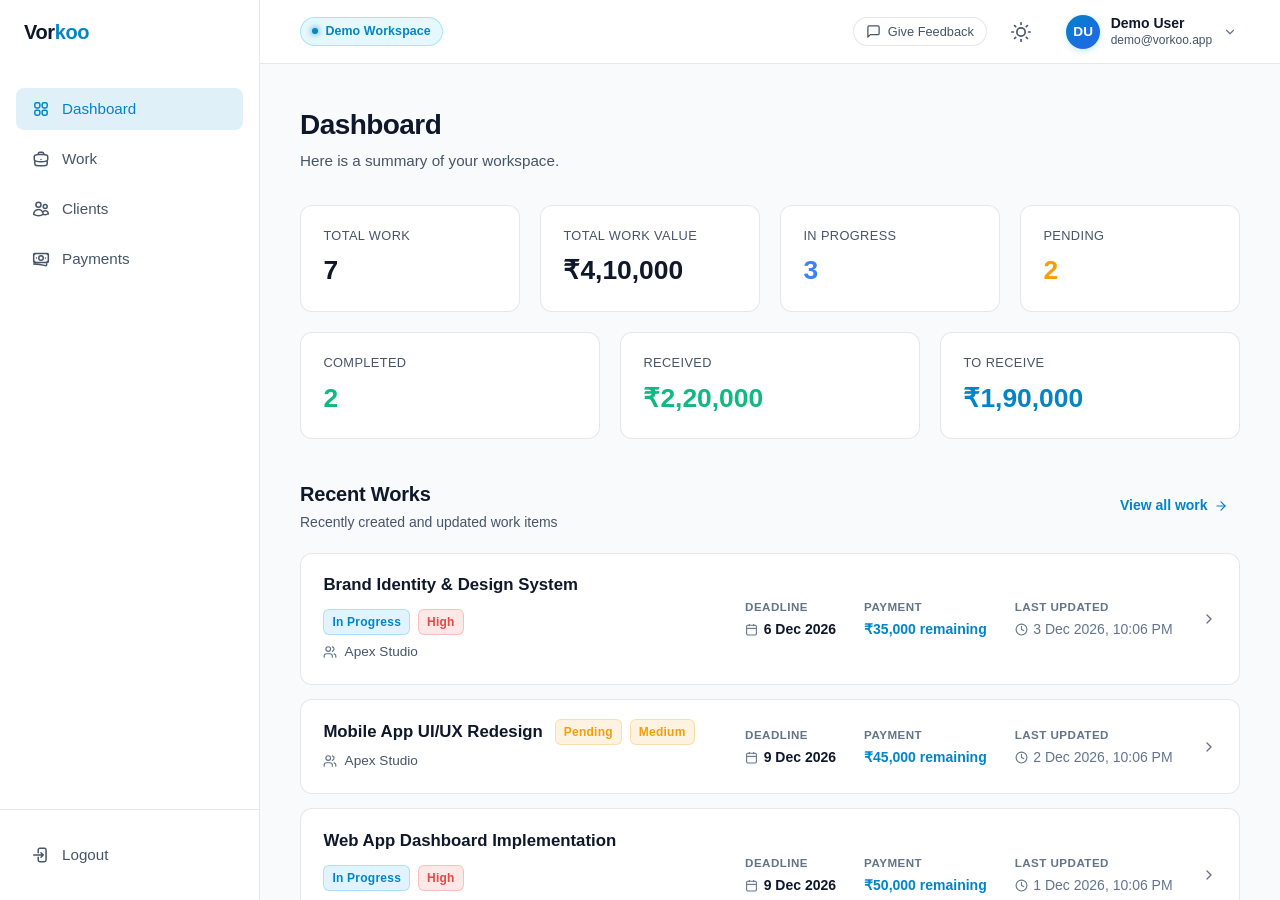
<file: Vor-home/home.html>
<!DOCTYPE html>
<html lang="en" data-theme="dark">
<head>
  <meta charset="UTF-8">
  <meta name="viewport" content="width=device-width, initial-scale=1.0">
  <title>Vorkoo Dashboard</title>
  <!-- Unified Application Stylesheet -->
  <link rel="stylesheet" href="home.css">
  <meta name="theme-color" content="#0B0F19">
  <link rel="manifest" href="../manifest.json">
  <link rel="icon" type="image/svg+xml" href="../icons/icon.svg">
  <link rel="apple-touch-icon" href="../icons/icon-192.png">
  <script>
    // Prevent Flash of Unstyled Content (FOUC)
    (function() {
      const savedTheme = localStorage.getItem('vorkoo-theme');
      if (savedTheme) {
        document.documentElement.setAttribute('data-theme', savedTheme);
      } else {
        const prefersDark = window.matchMedia('(prefers-color-scheme: dark)').matches;
        document.documentElement.setAttribute('data-theme', prefersDark ? 'dark' : 'light');
      }
    })();
  </script>
</head>
<body>

  <!-- Mobile Overlay -->
  <div class="sidebar-overlay" id="sidebarOverlay" aria-hidden="true"></div>

  <!-- Sidebar Navigation -->
  <aside class="app-sidebar" id="appSidebar">
    <a href="#dashboard" class="sidebar-brand">
      Vor<span>koo</span>
    </a>

    <nav class="sidebar-nav" aria-label="Main Application Navigation">
      <a href="#dashboard" class="nav-item active" data-route="dashboard">
        <svg xmlns="http://www.w3.org/2000/svg" fill="none" viewBox="0 0 24 24" stroke-width="2" stroke="currentColor"><path stroke-linecap="round" stroke-linejoin="round" d="M3.75 6A2.25 2.25 0 0 1 6 3.75h2.25A2.25 2.25 0 0 1 10.5 6v2.25a2.25 2.25 0 0 1-2.25 2.25H6a2.25 2.25 0 0 1-2.25-2.25V6ZM3.75 15.75A2.25 2.25 0 0 1 6 13.5h2.25a2.25 2.25 0 0 1 2.25 2.25V18a2.25 2.25 0 0 1-2.25 2.25H6A2.25 2.25 0 0 1 3.75 18v-2.25ZM13.5 6a2.25 2.25 0 0 1 2.25-2.25H18A2.25 2.25 0 0 1 20.25 6v2.25A2.25 2.25 0 0 1 18 10.5h-2.25a2.25 2.25 0 0 1-2.25-2.25V6ZM13.5 15.75a2.25 2.25 0 0 1 2.25-2.25H18a2.25 2.25 0 0 1 2.25 2.25V18A2.25 2.25 0 0 1 18 20.25h-2.25A2.25 2.25 0 0 1 13.5 18v-2.25Z" /></svg>
        Dashboard
      </a>
      <a href="#work" class="nav-item" data-route="work">
        <svg xmlns="http://www.w3.org/2000/svg" fill="none" viewBox="0 0 24 24" stroke-width="2" stroke="currentColor"><path stroke-linecap="round" stroke-linejoin="round" d="M20.25 14.15v4.25c0 1.094-.787 2.036-1.872 2.18-2.087.277-4.216.42-6.378.42s-4.291-.143-6.378-.42c-1.085-.144-1.872-1.086-1.872-2.18v-4.25m16.5 0a2.18 2.18 0 0 0 .75-1.661V8.706c0-1.081-.768-2.015-1.837-2.175a48.114 48.114 0 0 0-3.413-.387m4.5 8.006c-.194.165-.42.295-.673.38A23.978 23.978 0 0 1 12 15.75c-2.648 0-5.195-.429-7.577-1.22a2.016 2.016 0 0 1-.673-.38m0 0A2.18 2.18 0 0 1 3 12.489V8.706c0-1.081.768-2.015 1.837-2.175a48.111 48.111 0 0 1 3.413-.387m7.5 0V5.25A2.25 2.25 0 0 0 13.5 3h-3a2.25 2.25 0 0 0-2.25 2.25v.894m7.5 0a48.667 48.667 0 0 0-7.5 0M12 12.75h.008v.008H12v-.008Z" /></svg>
        Work
      </a>
      <a href="#clients" class="nav-item" data-route="clients">
        <svg xmlns="http://www.w3.org/2000/svg" fill="none" viewBox="0 0 24 24" stroke-width="2" stroke="currentColor"><path stroke-linecap="round" stroke-linejoin="round" d="M15 19.128a9.38 9.38 0 0 0 2.625.372 9.337 9.337 0 0 0 4.121-.952 4.125 4.125 0 0 0-7.533-2.493M15 19.128v-.003c0-1.113-.285-2.16-.786-3.07M15 19.128v.106A12.318 12.318 0 0 1 8.624 21c-2.331 0-4.512-.645-6.374-1.766l-.001-.109a6.375 6.375 0 0 1 11.964-3.07M12 6.375a3.375 3.375 0 1 1-6.75 0 3.375 3.375 0 0 1 6.75 0Zm8.25 2.25a2.625 2.625 0 1 1-5.25 0 2.625 2.625 0 0 1 5.25 0Z" /></svg>
        Clients
      </a>
      <a href="#payments" class="nav-item" data-route="payments">
        <svg xmlns="http://www.w3.org/2000/svg" fill="none" viewBox="0 0 24 24" stroke-width="2" stroke="currentColor"><path stroke-linecap="round" stroke-linejoin="round" d="M2.25 18.75a60.07 60.07 0 0 1 15.797 2.101c.727.198 1.453-.342 1.453-1.096V18.75M3.75 4.5v.75A.75.75 0 0 1 3 6h-.75m0 0v-.375c0-.621.504-1.125 1.125-1.125H20.25M2.25 6v9m18-10.5v.75c0 .414.336.75.75.75h.75m-1.5-1.5h.375c.621 0 1.125.504 1.125 1.125v9.75c0 .621-.504 1.125-1.125 1.125h-.375m1.5-1.5H21a.75.75 0 0 0-.75.75v.75m0 0H3.75m0 0h-.375a1.125 1.125 0 0 1-1.125-1.125V15m1.5 1.5v-.75A.75.75 0 0 0 3 15h-.75M15 10.5a3 3 0 1 1-6 0 3 3 0 0 1 6 0Zm3 0h.008v.008H18V10.5Zm-12 0h.008v.008H6V10.5Z" /></svg>
        Payments
      </a>
    </nav>

    <div class="sidebar-footer">
      <a href="../Landing-page/landing.html" class="nav-item" id="logout-btn">
        <svg xmlns="http://www.w3.org/2000/svg" fill="none" viewBox="0 0 24 24" stroke-width="2" stroke="currentColor"><path stroke-linecap="round" stroke-linejoin="round" d="M8.25 9V5.25A2.25 2.25 0 0 1 10.5 3h6a2.25 2.25 0 0 1 2.25 2.25v13.5A2.25 2.25 0 0 1 16.5 21h-6a2.25 2.25 0 0 1-2.25-2.25V15M12 9l3 3m0 0-3 3m3-3H2.25" /></svg>
        Logout
      </a>
    </div>
  </aside>

  <!-- Main Content Wrapper -->
  <div class="app-main-wrapper">
    
    <!-- Logged-in App Navbar / Header -->
    <header class="app-header app-mobile-header" id="appHeader">
      <div class="header-left">
        <a href="#dashboard" class="sidebar-brand header-mobile-brand" aria-label="Vorkoo Home">
          Vor<span>koo</span>
        </a>
        <div class="demo-badge-indicator" id="demoBadgeIndicator" title="Interactive demo prototype with sample data">
          <span class="demo-badge-dot"></span>
          <span class="demo-badge-text">Demo Workspace</span>
        </div>
      </div>
      <div class="header-right mobile-header-right">
        <button type="button" class="feedback-header-btn" id="headerFeedbackBtn" title="Give feedback on Vorkoo">
          <svg width="15" height="15" viewBox="0 0 24 24" fill="none" stroke="currentColor" stroke-width="2" stroke-linecap="round" stroke-linejoin="round"><path d="M21 15a2 2 0 0 1-2 2H7l-4 4V5a2 2 0 0 1 2-2h14a2 2 0 0 1 2 2z"></path></svg>
          <span>Give Feedback</span>
        </button>

        <button class="theme-toggle-btn" id="mobileThemeToggle" aria-label="Toggle Theme">
          <svg class="sun-icon" width="20" height="20" viewBox="0 0 24 24" fill="none" stroke="currentColor" stroke-width="2" stroke-linecap="round" stroke-linejoin="round"><circle cx="12" cy="12" r="5"></circle><line x1="12" y1="1" x2="12" y2="3"></line><line x1="12" y1="21" x2="12" y2="23"></line><line x1="4.22" y1="4.22" x2="5.64" y2="5.64"></line><line x1="18.36" y1="18.36" x2="19.78" y2="19.78"></line><line x1="1" y1="12" x2="3" y2="12"></line><line x1="21" y1="12" x2="23" y2="12"></line><line x1="4.22" y1="19.78" x2="5.64" y2="18.36"></line><line x1="18.36" y1="5.64" x2="19.78" y2="4.22"></line></svg>
          <svg class="moon-icon" width="20" height="20" viewBox="0 0 24 24" fill="none" stroke="currentColor" stroke-width="2" stroke-linecap="round" stroke-linejoin="round"><path d="M21 12.79A9 9 0 1 1 11.21 3 7 7 0 0 0 21 12.79z"></path></svg>
        </button>

        <!-- Compact User Profile Component -->
        <div class="user-profile-menu" id="userProfileMenu">
          <button type="button" class="user-profile-btn" id="userProfileBtn" aria-expanded="false" aria-haspopup="true" aria-label="User profile menu">
            <div class="user-avatar" id="header-user-avatar">U</div>
            <div class="user-profile-info">
              <span class="user-profile-name" id="header-user-name">User</span>
              <span class="user-profile-email" id="header-user-email"></span>
            </div>
            <svg class="dropdown-chevron" width="14" height="14" viewBox="0 0 24 24" fill="none" stroke="currentColor" stroke-width="2" stroke-linecap="round" stroke-linejoin="round" aria-hidden="true">
              <polyline points="6 9 12 15 18 9"></polyline>
            </svg>
          </button>

          <!-- Dropdown with Profile Information and Settings (No Logout) -->
          <div class="user-profile-dropdown" id="userProfileDropdown" role="menu" aria-hidden="true">
            <div class="dropdown-profile-header">
              <div class="dropdown-avatar" id="dropdown-user-avatar">U</div>
              <div class="dropdown-user-details">
                <div class="dropdown-name" id="dropdown-user-name">User</div>
                <div class="dropdown-email" id="dropdown-user-email"></div>
              </div>
            </div>
            <div class="dropdown-divider"></div>
            <div class="dropdown-menu-list">
              <a href="#settings" class="dropdown-menu-item" id="dropdown-settings-link" role="menuitem">
                <svg width="16" height="16" viewBox="0 0 24 24" fill="none" stroke="currentColor" stroke-width="2" stroke-linecap="round" stroke-linejoin="round"><path d="M12.22 2h-.44a2 2 0 0 0-2 2v.18a2 2 0 0 1-1 1.73l-.43.25a2 2 0 0 1-2 0l-.15-.08a2 2 0 0 0-2.73.73l-.22.38a2 2 0 0 0 .73 2.73l.15.1a2 2 0 0 1 1 1.72v.51a2 2 0 0 1-1 1.74l-.15.09a2 2 0 0 0-.73 2.73l.22.38a2 2 0 0 0 2.73.73l.15-.08a2 2 0 0 1 2 0l.43.25a2 2 0 0 1 1 1.73V20a2 2 0 0 0 2 2h.44a2 2 0 0 0 2-2v-.18a2 2 0 0 1 1-1.73l.43-.25a2 2 0 0 1 2 0l.15.08a2 2 0 0 0 2.73-.73l.22-.39a2 2 0 0 0-.73-2.73l-.15-.08a2 2 0 0 1-1-1.74v-.5a2 2 0 0 1 1-1.74l.15-.09a2 2 0 0 0 .73-2.73l-.22-.38a2 2 0 0 0-2.73-.73l-.15.08a2 2 0 0 1-2 0l-.43-.25a2 2 0 0 1-1-1.73V4a2 2 0 0 0-2-2z"></path><circle cx="12" cy="12" r="3"></circle></svg>
                <span>Settings</span>
              </a>
              <button type="button" class="dropdown-menu-item" id="dropdownFeedbackBtn" role="menuitem">
                <svg width="16" height="16" viewBox="0 0 24 24" fill="none" stroke="currentColor" stroke-width="2" stroke-linecap="round" stroke-linejoin="round"><path d="M21 15a2 2 0 0 1-2 2H7l-4 4V5a2 2 0 0 1 2-2h14a2 2 0 0 1 2 2z"></path></svg>
                <span>Give Feedback</span>
              </button>
              <button type="button" class="dropdown-menu-item dropdown-reset-btn" id="dropdownResetDemoBtn" role="menuitem">
                <svg width="16" height="16" viewBox="0 0 24 24" fill="none" stroke="currentColor" stroke-width="2" stroke-linecap="round" stroke-linejoin="round"><path d="M3 12a9 9 0 1 0 9-9 9.75 9.75 0 0 0-6.74 2.74L3 8"></path><path d="M3 3v5h5"></path></svg>
                <span>Reset Demo</span>
              </button>
            </div>
          </div>
        </div>

        <button class="hamburger-btn" id="hamburgerBtn" aria-label="Toggle Menu" aria-expanded="false">
          <span class="hamburger-line"></span>
          <span class="hamburger-line"></span>
          <span class="hamburger-line"></span>
        </button>
      </div>
    </header>

    <!-- Scrollable Page Area -->
    <main class="app-content">
      <div class="app-content-inner">
        
        <!-- VIEW: DASHBOARD -->
        <div id="page-dashboard" class="page-view active">
          <h1 class="page-title">Dashboard</h1>
          <p class="page-subtitle">Here is a summary of your workspace.</p>

          <!-- 7 KPI Metrics Cards -->
          <div class="stats-grid">
            <div class="stat-card">
              <span class="stat-label">Total Work</span>
              <span class="stat-value" id="dash-total-work">0</span>
            </div>
            <div class="stat-card">
              <span class="stat-label">Total Work Value</span>
              <span class="stat-value" id="dash-total-work-value">₹0</span>
            </div>
            <div class="stat-card">
              <span class="stat-label">In Progress</span>
              <span class="stat-value" id="dash-in-progress" style="color: var(--status-progress)">0</span>
            </div>
            <div class="stat-card">
              <span class="stat-label">Pending</span>
              <span class="stat-value" id="dash-pending" style="color: var(--status-pending)">0</span>
            </div>
            <div class="stat-card">
              <span class="stat-label">Completed</span>
              <span class="stat-value" id="dash-completed" style="color: var(--status-completed)">0</span>
            </div>
            <div class="stat-card">
              <span class="stat-label">Received</span>
              <span class="stat-value" id="dash-received" style="color: var(--status-completed)">₹0</span>
            </div>
            <div class="stat-card">
              <span class="stat-label">To Receive</span>
              <span class="stat-value" id="dash-to-receive" style="color: var(--accent-cyan)">₹0</span>
            </div>
            <!-- Mobile Payment Progress Bar inside Top Card -->
            <div class="dash-payment-progress-wrap" id="dash-payment-progress-wrap">
              <div class="dash-payment-progress-bar">
                <div class="dash-payment-progress-fill" id="dash-payment-progress-fill" style="width: 0%;"></div>
              </div>
              <div class="dash-payment-progress-labels">
                <span class="progress-label-received">RECEIVED</span>
                <span class="progress-label-to-receive">TO RECEIVE</span>
              </div>
            </div>
          </div>

          <!-- Recent Works Section -->
          <section class="recent-works-section" id="dash-recent-works-section" aria-labelledby="recent-works-title">
            <div class="recent-works-header">
              <div class="recent-works-header-text">
                <h2 class="recent-works-title" id="recent-works-title">Recent Works</h2>
                <p class="recent-works-subtitle">Recently created and updated work items</p>
              </div>
              <a href="#work" class="recent-view-all-link">
                <span>View all work</span>
                <svg width="14" height="14" viewBox="0 0 24 24" fill="none" stroke="currentColor" stroke-width="2" stroke-linecap="round" stroke-linejoin="round" aria-hidden="true"><line x1="5" y1="12" x2="19" y2="12"></line><polyline points="12 5 19 12 12 19"></polyline></svg>
              </a>
            </div>

            <!-- Recent Works List (Max 5 or Empty State) -->
            <div class="recent-works-list" id="dash-recent-works-list">
              <!-- Rendered via JS -->
            </div>
          </section>

          <!-- Backward-compatible hidden container for legacy empty-state selector -->
          <div class="empty-state" id="dash-empty-state" style="display: none;"></div>
        </div>

        <!-- VIEW: WORK -->
        <div id="page-work" class="page-view">
          <div class="work-container">
            <div class="work-header">
              <div class="work-header-text">
                <h1 class="page-title">Work</h1>
                <p class="page-subtitle">Manage every project, deadline, priority, and payment in one place.</p>
              </div>
              <button type="button" class="btn btn-primary" id="open-add-work-btn">
                <svg width="18" height="18" viewBox="0 0 24 24" fill="none" stroke="currentColor" stroke-width="2.2" stroke-linecap="round" stroke-linejoin="round">
                  <line x1="12" y1="5" x2="12" y2="19"></line>
                  <line x1="5" y1="12" x2="19" y2="12"></line>
                </svg>
                Add Work
              </button>
            </div>

            <!-- Search & Filter Controls -->
            <div class="work-controls">
              <div class="work-search-wrapper">
                <input 
                  type="text" 
                  id="work-search-input" 
                  class="work-input work-search-input" 
                  placeholder="Search work title or client..." 
                />
              </div>

              <div class="work-filters-group">
                <select id="work-status-filter" class="work-select">
                  <option value="All">All Statuses</option>
                  <option value="Pending">Pending</option>
                  <option value="In Progress">In Progress</option>
                  <option value="Completed">Completed</option>
                </select>

                <select id="work-priority-filter" class="work-select">
                  <option value="All">All Priorities</option>
                  <option value="Low">Low</option>
                  <option value="Medium">Medium</option>
                  <option value="High">High</option>
                </select>

                <label for="work-sort-filter" class="visually-hidden">Sort by</label>
                <select id="work-sort-filter" class="work-select" aria-label="Sort by">
                  <option value="newest" selected>Newest Added</option>
                  <option value="oldest">Oldest Added</option>
                  <option value="deadline-nearest">Deadline — Nearest</option>
                  <option value="deadline-furthest">Deadline — Furthest</option>
                  <option value="priority-desc">Priority — High to Low</option>
                  <option value="priority-asc">Priority — Low to High</option>
                </select>
              </div>
            </div>

            <!-- Work Items List Container -->
            <div id="work-cards-list" class="work-cards-list"></div>
          </div>
        </div>

        <!-- VIEW: CLIENTS -->
        <div id="page-clients" class="page-view">
          <div class="work-header">
            <div class="work-header-text">
              <h1 class="page-title">Clients</h1>
              <p class="page-subtitle">Automatically derived from all active work items and projects.</p>
            </div>
          </div>
          <div id="clients-list-container"></div>
        </div>

        <!-- VIEW: PAYMENTS -->
        <div id="page-payments" class="page-view">
          <div class="work-header">
            <div class="work-header-text">
              <h1 class="page-title">Payments</h1>
              <p class="page-subtitle">Track what you've received and what is still due across all work.</p>
            </div>
            <button type="button" class="btn btn-primary" id="open-add-payment-btn">
              <svg width="18" height="18" viewBox="0 0 24 24" fill="none" stroke="currentColor" stroke-width="2" stroke-linecap="round" stroke-linejoin="round"><line x1="12" y1="5" x2="12" y2="19"></line><line x1="5" y1="12" x2="19" y2="12"></line></svg>
              Record Payment
            </button>
          </div>
          <div id="payments-list-container"></div>
        </div>

        <!-- VIEW: SETTINGS -->
        <div id="page-settings" class="page-view">
          <h1 class="page-title">Settings</h1>
          <p class="page-subtitle">Manage your preferences and profile.</p>

          <div class="settings-section">
            <h3 class="settings-header">Account</h3>
            <div class="settings-row">
              <div class="settings-info">
                <h4>Profile Information</h4>
                <p>Name: <strong id="settings-user-name">Jane Doe</strong></p>
                <p>Email: <strong id="settings-user-email">jane@example.com</strong></p>
              </div>
              <div>
                <button class="btn btn-secondary" disabled>Edit Profile (Locked)</button>
              </div>
            </div>
          </div>

          <!-- Demo Workspace Settings Card -->
          <div class="settings-section demo-settings-card" id="settings-demo-section">
            <h3 class="settings-header">Demo Workspace</h3>
            <div class="settings-row">
              <div class="settings-info">
                <h4>Sample Data &amp; Reset</h4>
                <p>You are exploring the Vorkoo interactive prototype with realistic demo data. Any changes you make are saved locally to your browser. You can reset to the original sample dataset at any time.</p>
              </div>
              <div class="settings-demo-actions">
                <button type="button" class="btn btn-secondary" id="settingsFeedbackBtn">Give Feedback</button>
                <button type="button" class="btn btn-danger" id="settingsResetDemoBtn">Reset Demo Data</button>
              </div>
            </div>
          </div>
        </div>

        <!-- VIEW: LOGOUT MOCK -->
        <div id="page-logout" class="page-view">
          <div class="empty-state" style="margin-top: 4rem;">
            <svg class="empty-icon" width="48" height="48" viewBox="0 0 24 24" fill="none" stroke="currentColor" stroke-width="1.5" stroke-linecap="round" stroke-linejoin="round"><path d="M9 21H5a2 2 0 0 1-2-2V5a2 2 0 0 1 2-2h4"></path><polyline points="16 17 21 12 16 7"></polyline><line x1="21" y1="12" x2="9" y2="12"></line></svg>
            <h2 class="empty-title">Logged Out</h2>
            <p class="empty-desc">You have safely logged out of Vorkoo. (Mock Interface)</p>
            <a href="#dashboard" class="btn btn-primary">Return to Dashboard</a>
          </div>
        </div>

      </div>
    </main>
  </div>

  <!-- Add Work Modal -->
  <div id="add-work-modal" class="work-modal-backdrop" aria-hidden="true">
    <div class="work-modal-dialog" role="dialog" aria-modal="true" aria-labelledby="modal-work-title">
      <div class="work-modal-header">
        <h2 id="modal-work-title" class="work-modal-heading">Add New Work</h2>
        <button type="button" class="work-modal-close-btn" id="close-add-work-btn" aria-label="Close modal">&times;</button>
      </div>

      <form id="add-work-form" class="work-modal-form" novalidate>
        <div class="work-form-grid">
          <div class="work-form-group full-width">
            <label for="work-form-title" class="work-label">Work Title <span class="required">*</span></label>
            <input type="text" id="work-form-title" class="work-input" placeholder="e.g. Website Redesign" required />
            <span class="work-error-msg" id="error-title"></span>
          </div>

          <div class="work-form-group">
            <label for="work-form-client" class="work-label">Client Name</label>
            <input type="text" id="work-form-client" class="work-input" placeholder="e.g. Apex Studio" />
          </div>

          <div class="work-form-group">
            <label for="work-form-deadline" class="work-label">Deadline</label>
            <input type="date" id="work-form-deadline" class="work-input" />
          </div>

          <div class="work-form-group full-width">
            <label for="work-form-desc" class="work-label">Description</label>
            <textarea id="work-form-desc" class="work-textarea" rows="2" placeholder="Short description of deliverables..."></textarea>
          </div>

          <div class="work-form-group">
            <label for="work-form-priority" class="work-label">Priority</label>
            <select id="work-form-priority" class="work-select">
              <option value="Low">Low</option>
              <option value="Medium" selected>Medium</option>
              <option value="High">High</option>
            </select>
          </div>

          <div class="work-form-group">
            <label for="work-form-status" class="work-label">Status</label>
            <select id="work-form-status" class="work-select">
              <option value="Pending" selected>Pending</option>
              <option value="In Progress">In Progress</option>
              <option value="Completed">Completed</option>
            </select>
          </div>

          <!-- Project File Attachment (Optional) -->
          <div class="work-form-group full-width" id="work-form-attachment-wrap">
            <label class="work-label">Project File (Optional)</label>
            <input type="file" id="work-form-file-input" style="display: none;" aria-label="Attach project file" />
            
            <div id="work-file-empty-state" class="work-attachment-empty-box">
              <button type="button" class="btn btn-secondary work-attach-btn" id="work-form-attach-btn">
                <svg width="15" height="15" viewBox="0 0 24 24" fill="none" stroke="currentColor" stroke-width="2" stroke-linecap="round" stroke-linejoin="round" aria-hidden="true"><path d="m21.44 11.05-9.19 9.19a6 6 0 0 1-8.49-8.49l8.57-8.57A4 4 0 1 1 18 8.84l-8.59 8.57a2 2 0 0 1-2.83-2.83l8.49-8.48"></path></svg>
                <span>Attach File</span>
              </button>
              <span class="work-attachment-hint">Max size: 25 MB</span>
            </div>

            <div id="work-file-selected-state" class="work-attachment-selected-box" style="display: none;">
              <div class="work-attachment-info">
                <svg class="work-attachment-icon" width="16" height="16" viewBox="0 0 24 24" fill="none" stroke="currentColor" stroke-width="2" stroke-linecap="round" stroke-linejoin="round" aria-hidden="true"><path d="m21.44 11.05-9.19 9.19a6 6 0 0 1-8.49-8.49l8.57-8.57A4 4 0 1 1 18 8.84l-8.59 8.57a2 2 0 0 1-2.83-2.83l8.49-8.48"></path></svg>
                <span id="work-file-name" class="work-attachment-filename" title=""></span>
                <span id="work-file-size" class="work-attachment-filesize"></span>
              </div>
              <div class="work-attachment-actions">
                <button type="button" class="btn btn-secondary work-attachment-btn-action" id="work-file-replace-btn" title="Replace file">Replace</button>
                <button type="button" class="btn btn-secondary work-attachment-btn-action text-danger" id="work-file-remove-btn" title="Remove file">Remove</button>
              </div>
            </div>

            <span class="work-error-msg" id="error-attachment"></span>
          </div>

          <div class="work-form-divider full-width"></div>

          <div class="work-form-group">
            <label for="work-form-total" class="work-label">Total Amount (₹) <span class="required">*</span></label>
            <div class="work-currency-input-wrap">
              <span class="work-currency-prefix">₹</span>
              <input type="number" id="work-form-total" class="work-input with-prefix" placeholder="0" min="0" step="any" required />
            </div>
            <span class="work-error-msg" id="error-total"></span>
          </div>

          <!-- Edit Work: Read-only Received Amount -->
          <div class="work-form-group" id="work-edit-payment-section" style="display: none;">
            <div class="work-received-header-wrap">
              <span class="work-label" style="margin-bottom: 0;">Received Amount (₹)</span>
              <span class="work-received-subtext">Derived from payments</span>
            </div>
            <div class="work-received-display-box" id="work-received-box">
              <div class="work-received-val-wrap">
                <span class="work-received-val" id="work-form-received-val">₹0</span>
              </div>
              <button type="button" class="btn btn-secondary work-add-payment-action-btn" id="work-form-add-payment-btn" style="display: none;" title="Record a payment for this work">
                <svg width="13" height="13" viewBox="0 0 24 24" fill="none" stroke="currentColor" stroke-width="2.5" stroke-linecap="round" stroke-linejoin="round" aria-hidden="true"><line x1="12" y1="5" x2="12" y2="19"></line><line x1="5" y1="12" x2="19" y2="12"></line></svg>
                <span>Add Payment</span>
              </button>
            </div>
            <span class="work-error-msg" id="error-received"></span>
          </div>

          <!-- New Work: Editable Initial Payment -->
          <div class="work-form-group" id="work-new-payment-section">
            <label for="work-form-initial-payment" class="work-label">Initial Payment (₹) <span class="work-label-optional">(Optional)</span></label>
            <div class="work-currency-input-wrap">
              <span class="work-currency-prefix">₹</span>
              <input type="number" id="work-form-initial-payment" class="work-input with-prefix" placeholder="0" min="0" step="any" />
            </div>
            <span class="work-error-msg" id="error-initial-payment"></span>
          </div>

          <!-- New Work: Initial Payment Date & Note (Visible when Initial Payment > 0) -->
          <div class="work-form-group full-width" id="work-initial-payment-details" style="display: none;">
            <div class="work-initial-payment-grid">
              <div class="work-form-group">
                <label for="work-form-initial-date" class="work-label">Payment Date <span class="required">*</span></label>
                <input type="date" id="work-form-initial-date" class="work-input" />
                <span class="work-error-msg" id="error-initial-date"></span>
              </div>
              <div class="work-form-group">
                <label for="work-form-initial-note" class="work-label">Payment Note <span class="work-label-optional">(Optional)</span></label>
                <input type="text" id="work-form-initial-note" class="work-input" placeholder="e.g. Advance payment" />
                <span class="work-error-msg" id="error-initial-note"></span>
              </div>
            </div>
          </div>

          <div class="work-form-group full-width">
            <div class="work-calc-banner">
              <span class="work-calc-label">Calculated Remaining Balance:</span>
              <span class="work-calc-val" id="work-form-remaining-val">₹0</span>
            </div>
          </div>
        </div>

        <div class="work-modal-footer">
          <button type="button" class="btn btn-secondary" id="cancel-add-work-btn">Cancel</button>
          <button type="submit" class="btn btn-primary" id="submit-work-btn">Add Work</button>
        </div>
      </form>
    </div>
  </div>

  <!-- Shared Confirmation Modal -->
  <div id="vorkoo-confirm-modal" class="work-modal-backdrop" aria-hidden="true">
    <div class="work-modal-dialog" role="dialog" aria-modal="true" aria-labelledby="confirm-modal-title" style="max-width: 440px;">
      <div class="work-modal-header">
        <h2 id="confirm-modal-title" class="work-modal-heading" style="font-size: 1.1rem;">Confirmation</h2>
      </div>
      <div style="padding: 20px 24px;">
        <p id="confirm-modal-msg" style="color: var(--text-secondary); font-size: 0.95rem; line-height: 1.5;"></p>
      </div>
      <div class="work-modal-footer" style="margin-top: 0; padding: 16px 24px;">
        <button type="button" class="btn btn-secondary" id="confirm-modal-cancel-btn">Cancel</button>
        <button type="button" class="btn btn-danger" id="confirm-modal-ok-btn">Delete</button>
      </div>
    </div>
  </div>

  <!-- Deadline Conflict Modal -->
  <div id="deadline-conflict-modal" class="work-modal-backdrop" aria-hidden="true">
    <div class="work-modal-dialog deadline-conflict-dialog" role="dialog" aria-modal="true" aria-labelledby="conflict-modal-heading">
      <div class="work-modal-header">
        <h2 id="conflict-modal-heading" class="work-modal-heading">Deadline Conflict</h2>
        <button type="button" class="work-modal-close-btn" id="close-conflict-modal-btn" aria-label="Close modal">&times;</button>
      </div>
      <div class="conflict-modal-body" id="conflict-modal-body">
        <!-- Dynamically rendered conflict details and work items -->
      </div>
      <div class="work-modal-footer">
        <button type="button" class="btn btn-secondary" id="footer-close-conflict-btn">Close</button>
      </div>
    </div>
  </div>

  <!-- Add Payment Modal -->
  <div id="add-payment-modal" class="work-modal-backdrop" aria-hidden="true">
    <div class="work-modal-dialog" role="dialog" aria-modal="true" aria-labelledby="modal-payment-title" style="max-width: 520px;">
      <div class="work-modal-header">
        <h2 id="modal-payment-title" class="work-modal-heading">Record Payment</h2>
        <button type="button" class="work-modal-close-btn" id="close-add-payment-btn" aria-label="Close modal">&times;</button>
      </div>

      <form id="add-payment-form" class="work-modal-form" novalidate>
        <div class="work-form-grid" style="grid-template-columns: 1fr;">
          <div class="work-form-group">
            <label for="payment-form-work" class="work-label">Work Item <span class="required">*</span></label>
            <select id="payment-form-work" class="work-select" required>
              <option value="">-- Choose a work item --</option>
            </select>
            <span class="work-error-msg" id="error-payment-work"></span>
          </div>

          <div class="work-form-group" id="payment-remaining-banner-wrap" style="display: none;">
            <div class="work-calc-banner">
              <span class="work-calc-label">Current Remaining Balance:</span>
              <span class="work-calc-val" id="payment-remaining-display">₹0</span>
            </div>
          </div>

          <div class="work-form-group">
            <label for="payment-form-amount" class="work-label">Payment Amount (₹) <span class="required">*</span></label>
            <div class="work-currency-input-wrap">
              <span class="work-currency-prefix">₹</span>
              <input type="number" id="payment-form-amount" class="work-input with-prefix" placeholder="0" min="0.01" step="any" required />
            </div>
            <span class="work-error-msg" id="error-payment-amount"></span>
          </div>

          <div class="work-form-group">
            <label for="payment-form-date" class="work-label">Payment Date <span class="required">*</span></label>
            <input type="date" id="payment-form-date" class="work-input" required />
            <span class="work-error-msg" id="error-payment-date"></span>
          </div>

          <div class="work-form-group">
            <label for="payment-form-note" class="work-label">Note (Optional)</label>
            <input type="text" id="payment-form-note" class="work-input" placeholder="e.g. Milestone 1 / Advance payment" />
          </div>
        </div>

        <div class="work-modal-footer">
          <button type="button" class="btn btn-secondary" id="cancel-add-payment-btn">Cancel</button>
          <button type="submit" class="btn btn-primary" id="submit-payment-btn">Add Payment</button>
        </div>
      </form>
    </div>
  </div>

  <!-- Payment History Modal -->
  <div id="payment-history-modal" class="work-modal-backdrop" aria-hidden="true">
    <div class="work-modal-dialog" role="dialog" aria-modal="true" aria-labelledby="modal-history-title" style="max-width: 640px; max-height: 88vh; display: flex; flex-direction: column;">
      <div class="work-modal-header">
        <h2 id="modal-history-title" class="work-modal-heading">Payment History</h2>
        <button type="button" class="work-modal-close-btn" id="close-payment-history-btn" aria-label="Close modal">&times;</button>
      </div>

      <div class="conflict-modal-body" id="payment-history-body" style="padding: 20px 24px; overflow-y: auto;">
        <!-- Dynamic content: work meta, financial summary, and sorted payment list -->
      </div>

      <div class="work-modal-footer" style="margin-top: 0; padding: 16px 24px; display: flex; justify-content: space-between; align-items: center;">
        <button type="button" class="btn btn-primary" id="footer-generate-invoice-btn" style="display: inline-flex; align-items: center; gap: 6px;">
          <svg width="15" height="15" viewBox="0 0 24 24" fill="none" stroke="currentColor" stroke-width="2" stroke-linecap="round" stroke-linejoin="round"><path d="M14 2H6a2 2 0 0 0-2 2v16a2 2 0 0 0 2 2h12a2 2 0 0 0 2-2V8z"></path><polyline points="14 2 14 8 20 8"></polyline><line x1="16" y1="13" x2="8" y2="13"></line><line x1="16" y1="17" x2="8" y2="17"></line><polyline points="10 9 9 9 8 9"></polyline></svg>
          <span>Generate Invoice</span>
        </button>
        <button type="button" class="btn btn-secondary" id="footer-close-history-btn">Close</button>
      </div>
    </div>
  </div>

  <!-- Payment Invoice Modal -->
  <div id="invoice-modal" class="work-modal-backdrop" aria-hidden="true">
    <div class="work-modal-dialog invoice-modal-dialog" role="dialog" aria-modal="true" aria-labelledby="modal-invoice-title" style="max-width: 760px; max-height: 90vh; display: flex; flex-direction: column;">
      <div class="work-modal-header no-print">
        <h2 id="modal-invoice-title" class="work-modal-heading">Payment Invoice</h2>
        <div style="display: flex; align-items: center; gap: 8px;">
          <button type="button" class="btn btn-primary no-print" id="header-print-invoice-btn" title="Print or Save as PDF" style="padding: 6px 14px; font-size: 0.85rem; display: inline-flex; align-items: center; gap: 6px;">
            <svg width="15" height="15" viewBox="0 0 24 24" fill="none" stroke="currentColor" stroke-width="2" stroke-linecap="round" stroke-linejoin="round"><polyline points="6 9 6 2 18 2 18 9"></polyline><path d="M6 18H4a2 2 0 0 1-2-2v-5a2 2 0 0 1 2-2h16a2 2 0 0 1 2 2v5a2 2 0 0 1-2 2h-2"></path><rect x="6" y="14" width="12" height="8"></rect></svg>
            <span>Print / Save as PDF</span>
          </button>
          <button type="button" class="work-modal-close-btn no-print" id="close-invoice-modal-btn" aria-label="Close modal">&times;</button>
        </div>
      </div>

      <div class="invoice-modal-body" id="invoice-modal-body" style="padding: 24px; overflow-y: auto;">
        <!-- Dynamic invoice sheet content -->
      </div>

      <div class="work-modal-footer no-print" style="margin-top: 0; padding: 14px 24px; display: flex; justify-content: flex-end; gap: 10px;">
        <button type="button" class="btn btn-secondary no-print" id="footer-close-invoice-btn">Close</button>
        <button type="button" class="btn btn-primary no-print" id="footer-print-invoice-btn" style="display: inline-flex; align-items: center; gap: 6px;">
          <svg width="15" height="15" viewBox="0 0 24 24" fill="none" stroke="currentColor" stroke-width="2" stroke-linecap="round" stroke-linejoin="round"><polyline points="6 9 6 2 18 2 18 9"></polyline><path d="M6 18H4a2 2 0 0 1-2-2v-5a2 2 0 0 1 2-2h16a2 2 0 0 1 2 2v5a2 2 0 0 1-2 2h-2"></path><rect x="6" y="14" width="12" height="8"></rect></svg>
          <span>Print / Save as PDF</span>
        </button>
      </div>
    </div>
  </div>

  <!-- Edit Payment Modal -->
  <div id="edit-payment-modal" class="work-modal-backdrop" aria-hidden="true">
    <div class="work-modal-dialog" role="dialog" aria-modal="true" aria-labelledby="modal-edit-payment-title" style="max-width: 520px;">
      <div class="work-modal-header">
        <h2 id="modal-edit-payment-title" class="work-modal-heading">Edit Payment</h2>
        <button type="button" class="work-modal-close-btn" id="close-edit-payment-btn" aria-label="Close modal">&times;</button>
      </div>

      <form id="edit-payment-form" class="work-modal-form" novalidate>
        <div class="work-form-grid" style="grid-template-columns: 1fr;">
          <div class="work-form-group">
            <label class="work-label">Work Item &amp; Client</label>
            <div class="edit-payment-context-box">
              <span class="edit-payment-context-title" id="edit-payment-context-title"></span>
              <span class="edit-payment-context-client" id="edit-payment-context-client"></span>
            </div>
          </div>

          <div class="work-form-group" id="edit-payment-banner-wrap">
            <div class="work-calc-banner">
              <span class="work-calc-label">Maximum Allowed for this Payment:</span>
              <span class="work-calc-val" id="edit-payment-max-display">₹0</span>
            </div>
          </div>

          <div class="work-form-group">
            <label for="edit-payment-form-amount" class="work-label">Payment Amount (₹) <span class="required">*</span></label>
            <div class="work-currency-input-wrap">
              <span class="work-currency-prefix">₹</span>
              <input type="number" id="edit-payment-form-amount" class="work-input with-prefix" placeholder="0" min="0.01" step="any" required />
            </div>
            <span class="work-error-msg" id="error-edit-payment-amount"></span>
          </div>

          <div class="work-form-group">
            <label for="edit-payment-form-date" class="work-label">Payment Date <span class="required">*</span></label>
            <input type="date" id="edit-payment-form-date" class="work-input" required />
            <span class="work-error-msg" id="error-edit-payment-date"></span>
          </div>

          <div class="work-form-group">
            <label for="edit-payment-form-note" class="work-label">Note (Optional)</label>
            <input type="text" id="edit-payment-form-note" class="work-input" placeholder="e.g. Milestone 1 / Advance payment" />
          </div>
        </div>

        <div class="work-modal-footer">
          <button type="button" class="btn btn-secondary" id="cancel-edit-payment-btn">Cancel</button>
          <button type="submit" class="btn btn-primary" id="submit-edit-payment-btn">Save Changes</button>
        </div>
      </form>
    </div>
  </div>

  <!-- Feedback Modal -->
  <div id="feedback-modal" class="work-modal-backdrop" aria-hidden="true">
    <div class="work-modal-dialog" role="dialog" aria-modal="true" aria-labelledby="modal-feedback-title" style="max-width: 480px;">
      <div class="work-modal-header">
        <h2 id="modal-feedback-title" class="work-modal-heading" style="display: flex; align-items: center; gap: 8px;">
          <svg width="20" height="20" viewBox="0 0 24 24" fill="none" stroke="currentColor" stroke-width="2" stroke-linecap="round" stroke-linejoin="round"><path d="M21 15a2 2 0 0 1-2 2H7l-4 4V5a2 2 0 0 1 2-2h14a2 2 0 0 1 2 2z"></path></svg>
          Share Your Feedback
        </h2>
        <button type="button" class="work-modal-close-btn" id="close-feedback-btn" aria-label="Close modal">&times;</button>
      </div>
      <div style="padding: 20px 24px;">
        <p style="color: var(--text-primary); font-weight: 500; margin-bottom: 8px;">
          Thank you for trying out Vorkoo!
        </p>
        <p style="color: var(--text-secondary); font-size: 0.9375rem; line-height: 1.5; margin-bottom: 16px;">
          Feedback link will be connected before public sharing.
        </p>
        <div class="demo-feedback-placeholder-box">
          <p style="font-size: 0.85rem; color: var(--text-secondary); margin: 0; line-height: 1.5;">
            This prototype is designed to collect feedback from friends, freelancers, mentors, and investors. Replace the placeholder URL in <code>home.js</code> with your Google Form, Typeform, or survey link at any time.
          </p>
        </div>
      </div>
      <div class="work-modal-footer" style="margin-top: 0; padding: 16px 24px; display: flex; justify-content: flex-end; gap: 10px;">
        <button type="button" class="btn btn-secondary" id="footer-close-feedback-btn">Close</button>
      </div>
    </div>
  </div>

  <!-- Primary Application Script -->
  <script src="home.js"></script>
</body>
</html>
</file>
<file: home.css>
/* ========================================
   VORKOO DESIGN TOKENS
   ======================================== */
:root {
  /* Dark Theme (Default) */
  --bg-dark: #0B0F17;
  --bg-surface: #131B2A;
  --bg-surface-hover: #1C273A;
  --bg-card: #182232;
  --bg-card-border: rgba(255, 255, 255, 0.08);

  --text-primary: #F8FAFC;
  --text-secondary: #94A3B8;
  --text-muted: #64748B;

  --accent-cyan: #0EA5E9;
  --accent-cyan-hover: #0284C7;
  --accent-cyan-transparent: rgba(14, 165, 233, 0.15);

  --status-pending: #F59E0B;
  --status-progress: #3B82F6;
  --status-completed: #10B981;

  --font-family: -apple-system, BlinkMacSystemFont, "Segoe UI", Roboto, "Helvetica Neue", Arial, sans-serif;
  --transition-fast: 0.2s ease;
  
  --sidebar-width: 260px;
  --mobile-header-height: 64px;
}

[data-theme="light"] {
  --bg-dark: #F8FAFC;
  --bg-surface: #FFFFFF;
  --bg-surface-hover: #F1F5F9;
  --bg-card: #FFFFFF;
  --bg-card-border: rgba(15, 23, 42, 0.1);

  --text-primary: #0F172A;
  --text-secondary: #475569;
  --text-muted: #64748B;

  --accent-cyan: #0284C7;
  --accent-cyan-hover: #0369A1;
  --accent-cyan-transparent: rgba(2, 132, 199, 0.12);
}

* { box-sizing: border-box; margin: 0; padding: 0; }

body {
  background-color: var(--bg-dark);
  color: var(--text-primary);
  font-family: var(--font-family);
  line-height: 1.5;
  overflow: hidden;
  display: flex;
  height: 100vh;
  width: 100vw;
  transition: background-color var(--transition-fast), color var(--transition-fast);
}

button {
  font-family: inherit;
  border: none;
  background: none;
  cursor: pointer;
}

/* UI Components */
.btn {
  display: inline-flex;
  align-items: center;
  justify-content: center;
  gap: 0.5rem;
  padding: 0.6rem 1.2rem;
  font-size: 0.9rem;
  font-weight: 600;
  border-radius: 8px;
  transition: all var(--transition-fast);
}

.btn-primary {
  background-color: var(--accent-cyan);
  color: #fff;
}

.btn-primary:hover {
  background-color: var(--accent-cyan-hover);
  transform: translateY(-1px);
}

.btn-secondary {
  background-color: var(--bg-surface);
  color: var(--text-primary);
  border: 1px solid var(--bg-card-border);
}

.btn-secondary:hover {
  background-color: var(--bg-surface-hover);
}

.btn-danger {
  background-color: #ef4444;
  color: #fff;
}

.btn-danger:hover {
  background-color: #dc2626;
  transform: translateY(-1px);
}

.page-title {
  font-size: 1.75rem;
  font-weight: 700;
  letter-spacing: -0.02em;
  margin-bottom: 0.25rem;
}

.page-subtitle {
  color: var(--text-secondary);
  font-size: 0.95rem;
  margin-bottom: 2rem;
}

/* Layout */
.app-sidebar {
  width: var(--sidebar-width);
  background-color: var(--bg-surface);
  border-right: 1px solid var(--bg-card-border);
  display: flex;
  flex-direction: column;
  z-index: 50;
  transition: transform 0.3s cubic-bezier(0.4, 0, 0.2, 1);
}

.sidebar-brand {
  height: var(--mobile-header-height);
  display: flex;
  align-items: center;
  padding: 0 1.5rem;
  font-size: 1.25rem;
  font-weight: 700;
  color: var(--text-primary);
  text-decoration: none;
  letter-spacing: -0.02em;
}

.sidebar-brand span {
  color: var(--accent-cyan);
}

.sidebar-nav {
  flex: 1;
  padding: 1.5rem 1rem;
  display: flex;
  flex-direction: column;
  gap: 0.5rem;
  overflow-y: auto;
}

.nav-item {
  display: flex;
  align-items: center;
  gap: 0.75rem;
  padding: 0.6rem 1rem;
  color: var(--text-secondary);
  font-weight: 500;
  font-size: 0.95rem;
  border-radius: 8px;
  text-decoration: none;
  transition: all var(--transition-fast);
}

.nav-item svg {
  width: 18px;
  height: 18px;
}

.nav-item:hover {
  background-color: var(--bg-surface-hover);
  color: var(--text-primary);
}

.nav-item.active {
  background-color: var(--accent-cyan-transparent);
  color: var(--accent-cyan);
}

.sidebar-footer {
  padding: 1.5rem 1rem;
  border-top: 1px solid var(--bg-card-border);
  display: flex;
  flex-direction: column;
  gap: 0.5rem;
}

.app-main-wrapper {
  flex: 1;
  display: flex;
  flex-direction: column;
  overflow: hidden;
}

.app-header,
.app-mobile-header {
  display: flex;
  height: var(--mobile-header-height);
  background-color: var(--bg-surface);
  border-bottom: 1px solid var(--bg-card-border);
  align-items: center;
  justify-content: space-between;
  padding: 0 2rem;
  z-index: 40;
  position: relative;
}

.header-left {
  display: flex;
  align-items: center;
}

.header-right,
.mobile-header-right {
  display: flex;
  align-items: center;
  gap: 1rem;
}

@media (min-width: 769px) {
  .header-mobile-brand {
    display: none !important;
  }
  .hamburger-btn {
    display: none !important;
  }
}

@media (max-width: 768px) {
  .app-header,
  .app-mobile-header {
    padding: 0 1rem;
  }
  .header-mobile-brand {
    display: flex !important;
  }
  .hamburger-btn {
    display: flex !important;
  }
}

/* User Profile Menu & Dropdown */
.user-profile-menu {
  position: relative;
  display: inline-block;
}

.user-profile-btn {
  display: inline-flex;
  align-items: center;
  gap: 0.65rem;
  background: transparent;
  border: 1px solid transparent;
  padding: 0.3rem 0.65rem;
  border-radius: 9999px;
  color: var(--text-primary);
  font-family: inherit;
  cursor: pointer;
  transition: all var(--transition-fast);
  user-select: none;
}

.user-profile-btn:hover,
.user-profile-btn:focus-visible {
  background-color: var(--bg-surface-hover);
  border-color: var(--bg-card-border);
  outline: none;
}

.user-avatar {
  width: 34px;
  height: 34px;
  border-radius: 50%;
  background: linear-gradient(135deg, var(--accent-cyan), #2563EB);
  color: #FFFFFF;
  font-size: 0.85rem;
  font-weight: 700;
  letter-spacing: 0.02em;
  display: flex;
  align-items: center;
  justify-content: center;
  flex-shrink: 0;
  box-shadow: 0 2px 6px rgba(14, 165, 233, 0.25);
}

.user-profile-info {
  display: flex;
  flex-direction: column;
  text-align: left;
  line-height: 1.25;
}

.user-profile-name {
  font-size: 0.875rem;
  font-weight: 600;
  color: var(--text-primary);
  max-width: 130px;
  overflow: hidden;
  text-overflow: ellipsis;
  white-space: nowrap;
}

.user-profile-email {
  font-size: 0.75rem;
  color: var(--text-secondary);
  max-width: 150px;
  overflow: hidden;
  text-overflow: ellipsis;
  white-space: nowrap;
}

.dropdown-chevron {
  color: var(--text-muted);
  transition: transform var(--transition-fast);
  flex-shrink: 0;
}

.user-profile-btn[aria-expanded="true"] .dropdown-chevron {
  transform: rotate(180deg);
}

@media (max-width: 640px) {
  .user-profile-email {
    display: none;
  }
}

@media (max-width: 420px) {
  .user-profile-info {
    display: none;
  }
  .user-profile-btn {
    padding: 0.25rem;
  }
}

/* Profile Dropdown Menu */
.user-profile-dropdown {
  position: absolute;
  top: calc(100% + 8px);
  right: 0;
  min-width: 240px;
  max-width: 300px;
  background-color: var(--bg-card);
  border: 1px solid var(--bg-card-border);
  border-radius: 12px;
  box-shadow: 0 10px 25px -5px rgba(0, 0, 0, 0.35), 0 8px 10px -6px rgba(0, 0, 0, 0.2);
  z-index: 100;
  padding: 0.75rem;
  display: none;
  opacity: 0;
  transform: translateY(-6px);
  transition: opacity 0.15s ease, transform 0.15s ease;
}

.user-profile-dropdown.is-open {
  display: block;
  opacity: 1;
  transform: translateY(0);
}

.dropdown-profile-header {
  display: flex;
  align-items: center;
  gap: 0.75rem;
  padding: 0.35rem 0.5rem 0.75rem 0.5rem;
}

.dropdown-avatar {
  width: 38px;
  height: 38px;
  border-radius: 50%;
  background: linear-gradient(135deg, var(--accent-cyan), #2563EB);
  color: #FFFFFF;
  font-size: 0.9rem;
  font-weight: 700;
  display: flex;
  align-items: center;
  justify-content: center;
  flex-shrink: 0;
}

.dropdown-user-details {
  display: flex;
  flex-direction: column;
  min-width: 0;
  overflow: hidden;
}

.dropdown-name {
  font-size: 0.925rem;
  font-weight: 600;
  color: var(--text-primary);
  overflow: hidden;
  text-overflow: ellipsis;
  white-space: nowrap;
}

.dropdown-email {
  font-size: 0.775rem;
  color: var(--text-secondary);
  overflow: hidden;
  text-overflow: ellipsis;
  white-space: nowrap;
}

.dropdown-divider {
  height: 1px;
  background-color: var(--bg-card-border);
  margin: 0.35rem 0;
}

.dropdown-menu-list {
  display: flex;
  flex-direction: column;
  gap: 0.25rem;
}

.dropdown-menu-item {
  display: flex;
  align-items: center;
  gap: 0.65rem;
  padding: 0.6rem 0.75rem;
  border-radius: 8px;
  color: var(--text-primary);
  text-decoration: none;
  font-size: 0.9rem;
  font-weight: 500;
  transition: background-color var(--transition-fast), color var(--transition-fast);
  cursor: pointer;
}

.dropdown-menu-item:hover,
.dropdown-menu-item:focus-visible {
  background-color: var(--bg-surface-hover);
  color: var(--accent-cyan);
  outline: none;
}

.dropdown-menu-item svg {
  color: var(--text-secondary);
  transition: color var(--transition-fast);
}

.dropdown-menu-item:hover svg {
  color: var(--accent-cyan);
}

.theme-toggle-btn {
  color: var(--text-secondary);
  display: flex;
  align-items: center;
  justify-content: center;
  padding: 0.5rem;
  border-radius: 6px;
  transition: all var(--transition-fast);
}

.theme-toggle-btn:hover {
  background-color: var(--bg-surface-hover);
  color: var(--text-primary);
}

.theme-toggle-btn .sun-icon { display: none; }
.theme-toggle-btn .moon-icon { display: block; }
[data-theme="light"] .theme-toggle-btn .sun-icon { display: block; }
[data-theme="light"] .theme-toggle-btn .moon-icon { display: none; }

.hamburger-btn {
  display: flex;
  flex-direction: column;
  gap: 4px;
  padding: 0.5rem;
}

.hamburger-line {
  width: 20px;
  height: 2px;
  background-color: var(--text-primary);
  border-radius: 2px;
  transition: 0.3s;
}

.app-content {
  flex: 1;
  overflow-y: auto;
  padding: 2.5rem;
}

.app-content-inner {
  max-width: 1100px;
  margin: 0 auto;
}

.page-view {
  display: none;
  animation: fadeIn 0.3s ease;
}

.page-view.active {
  display: block;
}

@keyframes fadeIn {
  from { opacity: 0; transform: translateY(5px); }
  to { opacity: 1; transform: translateY(0); }
}

/* Dashboard Specifics: 7 KPI Cards Responsive Grid */
.stats-grid {
  display: grid;
  grid-template-columns: repeat(12, 1fr);
  gap: 1.25rem;
  margin-bottom: 2.5rem;
}

.stat-card {
  background-color: var(--bg-card);
  border: 1px solid var(--bg-card-border);
  border-radius: 12px;
  padding: 1.25rem 1.4rem;
  display: flex;
  flex-direction: column;
  justify-content: center;
  min-width: 0;
  transition: border-color var(--transition-fast), transform var(--transition-fast), box-shadow var(--transition-fast);
}

.stat-card:hover {
  border-color: rgba(14, 165, 233, 0.35);
  box-shadow: 0 4px 12px rgba(0, 0, 0, 0.12);
}

.stat-label {
  font-size: 0.8rem;
  color: var(--text-secondary);
  font-weight: 500;
  margin-bottom: 0.4rem;
  display: block;
  text-transform: uppercase;
  letter-spacing: 0.03em;
}

.stat-value {
  font-size: 1.65rem;
  font-weight: 700;
  color: var(--text-primary);
  overflow: hidden;
  text-overflow: ellipsis;
  white-space: nowrap;
}

/* Payment Progress Bar (Hidden on desktop & tablet) */
.dash-payment-progress-wrap {
  display: none;
}

/* Desktop KPI Layout (min-width: 1025px): 4 + 3 balanced layout */
@media (min-width: 1025px) {
  .stats-grid {
    grid-template-columns: repeat(12, 1fr);
  }
  /* Row 1: 4 cards x span 3 = 12 */
  .stats-grid .stat-card:nth-child(-n+4) {
    grid-column: span 3;
  }
  /* Row 2: 3 cards x span 4 = 12 */
  .stats-grid .stat-card:nth-child(n+5) {
    grid-column: span 4;
  }
}

/* Tablet KPI Layout (769px to 1024px): 3 columns */
@media (max-width: 1024px) and (min-width: 769px) {
  .stats-grid {
    grid-template-columns: repeat(6, 1fr);
    gap: 1rem;
  }
  .stats-grid .stat-card:nth-child(-n+6) {
    grid-column: span 2;
  }
  .stats-grid .stat-card:nth-child(7) {
    grid-column: span 6;
  }
}

/* ========================================================
   Mobile Dashboard KPI Layout (<= 768px)
   Exact Hierarchy:
   - TOP CARD: Total Work Value + [ Received ] [ To Receive ] + Payment Progress Line/Bar
   - MIDDLE CARD: Total Work (separate full-width card)
   - BOTTOM ROW: [ Pending ] [ In Progress ] [ Completed ] (single aligned row)
   ======================================================== */
@media (max-width: 768px) {
  .stats-grid {
    display: grid;
    grid-template-columns: repeat(6, minmax(0, 1fr));
    column-gap: 0.65rem;
    row-gap: 0.75rem;
    margin-bottom: 2rem;
    position: relative;
    width: 100%;
  }

  /* TOP CARD: Unified Card backdrop enclosing Rows 1-3 (Total Work Value, Received & To Receive, Progress Bar) */
  .stats-grid::before {
    content: "";
    grid-column: 1 / -1;
    grid-row: 1 / span 3;
    background-color: var(--bg-card);
    border: 1px solid var(--bg-card-border);
    border-radius: 14px;
    z-index: 0;
    pointer-events: none;
    box-shadow: 0 2px 8px rgba(0, 0, 0, 0.08);
  }

  /* TOP CARD - Part 1 (Row 1): Total Work Value */
  .stats-grid .stat-card:nth-child(2) {
    grid-column: 1 / -1;
    grid-row: 1;
    z-index: 1;
    background: transparent;
    border: none;
    box-shadow: none;
    border-radius: 14px 14px 0 0;
    padding: 1.15rem 1.15rem 0.35rem 1.15rem;
    display: flex;
    flex-direction: column;
    align-items: flex-start;
    min-width: 0;
  }
  .stats-grid .stat-card:nth-child(2):hover {
    border-color: transparent;
    box-shadow: none;
    transform: none;
  }
  .stats-grid .stat-card:nth-child(2) .stat-label {
    font-size: 0.75rem;
    font-weight: 600;
    letter-spacing: 0.05em;
    color: var(--text-secondary);
    margin-bottom: 0.25rem;
    text-transform: uppercase;
  }
  .stats-grid .stat-card:nth-child(2) .stat-value {
    font-size: 2.15rem;
    font-weight: 800;
    color: var(--text-primary);
    line-height: 1.1;
  }

  /* TOP CARD - Part 2 (Row 2): Received & To Receive (Equal-width side-by-side) */
  .stats-grid .stat-card:nth-child(6),
  .stats-grid .stat-card:nth-child(7) {
    grid-row: 2;
    z-index: 1;
    border-radius: 10px;
    padding: 0.85rem 0.85rem;
    display: flex;
    flex-direction: column;
    justify-content: center;
    min-width: 0;
    margin-bottom: 0.65rem;
    transition: transform var(--transition-fast), border-color var(--transition-fast), background-color var(--transition-fast);
  }

  /* Received Sub-Card */
  .stats-grid .stat-card:nth-child(6) {
    grid-column: 1 / span 3;
    margin-left: 0.85rem;
    margin-right: 0;
    background: rgba(16, 185, 129, 0.07);
    border: 1px solid rgba(16, 185, 129, 0.22);
  }
  .stats-grid .stat-card:nth-child(6):hover {
    background: rgba(16, 185, 129, 0.12);
    border-color: rgba(16, 185, 129, 0.35);
    transform: translateY(-1px);
  }
  .stats-grid .stat-card:nth-child(6) .stat-label {
    font-size: 0.7rem;
    font-weight: 700;
    color: var(--status-completed);
    letter-spacing: 0.04em;
    margin-bottom: 0.25rem;
    text-transform: uppercase;
  }
  .stats-grid .stat-card:nth-child(6) .stat-value {
    font-size: 1.25rem;
    font-weight: 700;
    color: var(--status-completed);
    line-height: 1.2;
    white-space: nowrap;
    overflow: hidden;
    text-overflow: ellipsis;
  }

  /* To Receive Sub-Card */
  .stats-grid .stat-card:nth-child(7) {
    grid-column: 4 / span 3;
    margin-right: 0.85rem;
    margin-left: 0;
    background: rgba(14, 165, 233, 0.07);
    border: 1px solid rgba(14, 165, 233, 0.22);
  }
  .stats-grid .stat-card:nth-child(7):hover {
    background: rgba(14, 165, 233, 0.12);
    border-color: rgba(14, 165, 233, 0.35);
    transform: translateY(-1px);
  }
  .stats-grid .stat-card:nth-child(7) .stat-label {
    font-size: 0.7rem;
    font-weight: 700;
    color: var(--accent-cyan);
    letter-spacing: 0.04em;
    margin-bottom: 0.25rem;
    text-transform: uppercase;
  }
  .stats-grid .stat-card:nth-child(7) .stat-value {
    font-size: 1.25rem;
    font-weight: 700;
    color: var(--accent-cyan);
    line-height: 1.2;
    white-space: nowrap;
    overflow: hidden;
    text-overflow: ellipsis;
  }

  /* Light mode tints for payment subcards */
  [data-theme="light"] .stats-grid .stat-card:nth-child(6) {
    background: rgba(16, 185, 129, 0.09);
    border-color: rgba(16, 185, 129, 0.28);
  }
  [data-theme="light"] .stats-grid .stat-card:nth-child(7) {
    background: rgba(14, 165, 233, 0.09);
    border-color: rgba(14, 165, 233, 0.28);
  }

  /* TOP CARD - Part 3 (Row 3): Payment Progress Bar */
  .dash-payment-progress-wrap {
    grid-column: 1 / -1;
    grid-row: 3;
    z-index: 1;
    display: flex;
    flex-direction: column;
    margin: 0.15rem 0.85rem 1rem 0.85rem;
  }

  .dash-payment-progress-bar {
    width: 100%;
    height: 6px;
    background: rgba(14, 165, 233, 0.25);
    border-radius: 999px;
    overflow: hidden;
    position: relative;
  }

  .dash-payment-progress-fill {
    height: 100%;
    background: var(--status-completed);
    border-radius: 999px;
    transition: width var(--transition-normal);
  }

  .dash-payment-progress-labels {
    display: flex;
    justify-content: space-between;
    align-items: center;
    margin-top: 0.45rem;
  }

  .progress-label-received {
    font-size: 0.68rem;
    font-weight: 700;
    color: var(--status-completed);
    letter-spacing: 0.04em;
  }

  .progress-label-to-receive {
    font-size: 0.68rem;
    font-weight: 700;
    color: var(--accent-cyan);
    letter-spacing: 0.04em;
  }

  /* MIDDLE CARD (Row 4): Total Work (Separate Full-Width Card) */
  .stats-grid .stat-card:nth-child(1) {
    grid-column: 1 / -1;
    grid-row: 4;
    background-color: var(--bg-card);
    border: 1px solid var(--bg-card-border);
    border-radius: 12px;
    padding: 1.15rem 1rem;
    text-align: center;
    align-items: center;
    justify-content: center;
    display: flex;
    flex-direction: column;
    min-width: 0;
    box-shadow: 0 2px 8px rgba(0, 0, 0, 0.05);
  }
  .stats-grid .stat-card:nth-child(1) .stat-label {
    font-size: 0.75rem;
    font-weight: 600;
    color: var(--text-secondary);
    letter-spacing: 0.05em;
    margin-bottom: 0.35rem;
    text-transform: uppercase;
  }
  .stats-grid .stat-card:nth-child(1) .stat-value {
    font-size: 1.75rem;
    font-weight: 800;
    color: var(--text-primary);
    line-height: 1.2;
    white-space: nowrap;
    overflow: hidden;
    text-overflow: ellipsis;
  }

  /* BOTTOM STATUS ROW (Row 5): Pending | In Progress | Completed (1 Row, Equal Width & Height) */
  .stats-grid .stat-card:nth-child(4), /* Pending */
  .stats-grid .stat-card:nth-child(3), /* In Progress */
  .stats-grid .stat-card:nth-child(5)  /* Completed */ {
    grid-row: 5;
    background-color: var(--bg-card);
    border: 1px solid var(--bg-card-border);
    border-radius: 10px;
    padding: 0.75rem 0.25rem;
    text-align: center;
    align-items: center;
    justify-content: center;
    display: flex;
    flex-direction: column;
    min-width: 0;
    margin: 0;
    height: 100%;
  }

  .stats-grid .stat-card:nth-child(4) { /* Pending: 1st card */
    grid-column: 1 / span 2;
  }
  .stats-grid .stat-card:nth-child(3) { /* In Progress: 2nd card */
    grid-column: 3 / span 2;
  }
  .stats-grid .stat-card:nth-child(5) { /* Completed: 3rd card */
    grid-column: 5 / span 2;
  }

  .stats-grid .stat-card:nth-child(4) .stat-label,
  .stats-grid .stat-card:nth-child(3) .stat-label,
  .stats-grid .stat-card:nth-child(5) .stat-label {
    font-size: 0.68rem;
    font-weight: 600;
    letter-spacing: 0.02em;
    margin-bottom: 0.25rem;
    text-transform: uppercase;
    white-space: nowrap;
    overflow: hidden;
    text-overflow: ellipsis;
    max-width: 100%;
  }

  .stats-grid .stat-card:nth-child(4) .stat-value,
  .stats-grid .stat-card:nth-child(3) .stat-value,
  .stats-grid .stat-card:nth-child(5) .stat-value {
    font-size: 1.35rem;
    font-weight: 700;
    line-height: 1.1;
  }
}

/* Medium Mobile Viewport (481px to 768px) */
@media (max-width: 768px) and (min-width: 481px) {
  .stats-grid {
    column-gap: 0.75rem;
    row-gap: 0.85rem;
  }
}

/* Small Mobile Viewport (<= 480px) */
@media (max-width: 480px) {
  .stats-grid {
    column-gap: 0.55rem;
    row-gap: 0.7rem;
  }
}

/* Very Narrow Mobile fine-tuning (<= 414px) */
@media (max-width: 414px) {
  .stats-grid {
    column-gap: 0.5rem;
    row-gap: 0.7rem;
  }
  .stats-grid .stat-card:nth-child(2) {
    padding: 1.05rem 1rem 0.25rem 1rem;
  }
  .stats-grid .stat-card:nth-child(2) .stat-value {
    font-size: 1.95rem;
  }
  .stats-grid .stat-card:nth-child(6),
  .stats-grid .stat-card:nth-child(7) {
    padding: 0.75rem 0.65rem;
    margin-bottom: 0.55rem;
  }
  .stats-grid .stat-card:nth-child(6) {
    margin-left: 0.75rem;
  }
  .stats-grid .stat-card:nth-child(7) {
    margin-right: 0.75rem;
  }
  .stats-grid .stat-card:nth-child(6) .stat-value,
  .stats-grid .stat-card:nth-child(7) .stat-value {
    font-size: 1.15rem;
  }
  .dash-payment-progress-wrap {
    margin: 0 0.75rem 0.85rem 0.75rem;
  }
  .stats-grid .stat-card:nth-child(1) {
    padding: 1.05rem 0.75rem;
  }
  .stats-grid .stat-card:nth-child(1) .stat-value {
    font-size: 1.55rem;
  }
  .stats-grid .stat-card:nth-child(4),
  .stats-grid .stat-card:nth-child(3),
  .stats-grid .stat-card:nth-child(5) {
    padding: 0.7rem 0.2rem;
  }
  .stats-grid .stat-card:nth-child(4) .stat-label,
  .stats-grid .stat-card:nth-child(3) .stat-label,
  .stats-grid .stat-card:nth-child(5) .stat-label {
    font-size: 0.64rem;
  }
  .stats-grid .stat-card:nth-child(4) .stat-value,
  .stats-grid .stat-card:nth-child(3) .stat-value,
  .stats-grid .stat-card:nth-child(5) .stat-value {
    font-size: 1.25rem;
  }
}

/* Extra Narrow Mobile (<= 375px down to 360px) */
@media (max-width: 375px) {
  .stats-grid {
    column-gap: 0.35rem;
    row-gap: 0.65rem;
  }
  .stats-grid .stat-card:nth-child(2) {
    padding: 1rem 0.85rem 0.25rem 0.85rem;
  }
  .stats-grid .stat-card:nth-child(2) .stat-value {
    font-size: 1.85rem;
  }
  .stats-grid .stat-card:nth-child(6),
  .stats-grid .stat-card:nth-child(7) {
    padding: 0.7rem 0.45rem;
    margin-bottom: 0.5rem;
  }
  .stats-grid .stat-card:nth-child(6) {
    margin-left: 0.65rem;
  }
  .stats-grid .stat-card:nth-child(7) {
    margin-right: 0.65rem;
  }
  .stats-grid .stat-card:nth-child(6) .stat-label,
  .stats-grid .stat-card:nth-child(7) .stat-label {
    font-size: 0.62rem;
  }
  .stats-grid .stat-card:nth-child(6) .stat-value,
  .stats-grid .stat-card:nth-child(7) .stat-value {
    font-size: 1.05rem;
  }
  .dash-payment-progress-wrap {
    margin: 0 0.65rem 0.75rem 0.65rem;
  }
  .stats-grid .stat-card:nth-child(1) {
    padding: 0.95rem 0.65rem;
  }
  .stats-grid .stat-card:nth-child(1) .stat-value {
    font-size: 1.45rem;
  }
  .stats-grid .stat-card:nth-child(4),
  .stats-grid .stat-card:nth-child(3),
  .stats-grid .stat-card:nth-child(5) {
    padding: 0.65rem 0.15rem;
  }
  .stats-grid .stat-card:nth-child(4) .stat-label,
  .stats-grid .stat-card:nth-child(3) .stat-label,
  .stats-grid .stat-card:nth-child(5) .stat-label {
    font-size: 0.58rem;
  }
  .stats-grid .stat-card:nth-child(4) .stat-value,
  .stats-grid .stat-card:nth-child(3) .stat-value,
  .stats-grid .stat-card:nth-child(5) .stat-value {
    font-size: 1.2rem;
  }
}


/* Recent Works Section */
.recent-works-section {
  margin-top: 1rem;
}

.recent-works-header {
  display: flex;
  align-items: center;
  justify-content: space-between;
  margin-bottom: 1.25rem;
  gap: 1rem;
}

.recent-works-title {
  font-size: 1.25rem;
  font-weight: 700;
  color: var(--text-primary);
  letter-spacing: -0.01em;
}

.recent-works-subtitle {
  font-size: 0.875rem;
  color: var(--text-secondary);
  margin-top: 0.15rem;
}

.recent-view-all-link {
  display: inline-flex;
  align-items: center;
  gap: 0.4rem;
  font-size: 0.875rem;
  font-weight: 600;
  color: var(--accent-cyan);
  text-decoration: none;
  padding: 0.4rem 0.75rem;
  border-radius: 6px;
  transition: color var(--transition-fast), background-color var(--transition-fast);
}

.recent-view-all-link:hover {
  color: var(--accent-cyan-hover);
  background-color: var(--accent-cyan-transparent);
}

.recent-works-list {
  display: flex;
  flex-direction: column;
  gap: 0.875rem;
}

.recent-work-card {
  background-color: var(--bg-card);
  border: 1px solid var(--bg-card-border);
  border-radius: 12px;
  padding: 1.15rem 1.4rem;
  display: flex;
  align-items: center;
  justify-content: space-between;
  gap: 1.5rem;
  cursor: pointer;
  transition: border-color var(--transition-fast), background-color var(--transition-fast), transform var(--transition-fast), box-shadow var(--transition-fast);
}

.recent-work-card:hover {
  background-color: var(--bg-surface-hover);
  border-color: rgba(14, 165, 233, 0.4);
  transform: translateY(-2px);
  box-shadow: 0 4px 14px rgba(0, 0, 0, 0.12);
}

.recent-work-card:focus-visible {
  outline: 2px solid var(--accent-cyan);
  outline-offset: 2px;
}

.recent-work-main {
  flex: 1;
  min-width: 0;
}

.recent-work-title-row {
  display: flex;
  align-items: center;
  gap: 0.75rem;
  flex-wrap: wrap;
  margin-bottom: 0.4rem;
}

.recent-work-title {
  font-size: 1.05rem;
  font-weight: 600;
  color: var(--text-primary);
  margin: 0;
  overflow: hidden;
  text-overflow: ellipsis;
  white-space: nowrap;
}

.recent-work-badges {
  display: inline-flex;
  align-items: center;
  gap: 0.5rem;
  flex-wrap: wrap;
}

.recent-work-client {
  display: inline-flex;
  align-items: center;
  gap: 0.45rem;
  font-size: 0.85rem;
  color: var(--text-secondary);
}

.recent-work-client svg {
  color: var(--text-muted);
  flex-shrink: 0;
}

.recent-work-details {
  display: flex;
  align-items: center;
  gap: 1.75rem;
  flex-shrink: 0;
}

.recent-work-detail-item {
  display: flex;
  flex-direction: column;
  gap: 0.2rem;
}

.detail-label {
  font-size: 0.725rem;
  text-transform: uppercase;
  letter-spacing: 0.04em;
  color: var(--text-muted);
  font-weight: 600;
}

.detail-val {
  font-size: 0.875rem;
  font-weight: 600;
  color: var(--text-primary);
  display: inline-flex;
  align-items: center;
  gap: 0.35rem;
}

.detail-val svg {
  color: var(--text-muted);
  flex-shrink: 0;
}

.detail-val.text-cyan {
  color: var(--accent-cyan);
}

.detail-val.text-completed {
  color: var(--status-completed);
}

.detail-val.text-muted {
  color: var(--text-muted);
  font-weight: 500;
}

.recent-work-arrow {
  color: var(--text-muted);
  display: flex;
  align-items: center;
  transition: transform var(--transition-fast), color var(--transition-fast);
}

.recent-work-card:hover .recent-work-arrow {
  color: var(--accent-cyan);
  transform: translateX(3px);
}

@media (max-width: 900px) {
  .recent-work-card {
    flex-direction: column;
    align-items: flex-start;
    gap: 1rem;
  }
  .recent-work-details {
    width: 100%;
    justify-content: space-between;
    flex-wrap: wrap;
    gap: 1rem;
    border-top: 1px solid var(--bg-card-border);
    padding-top: 0.75rem;
  }
  .recent-work-arrow {
    display: none;
  }
}

@media (max-width: 480px) {
  .recent-work-details {
    display: grid;
    grid-template-columns: 1fr 1fr;
    gap: 0.75rem;
  }
  .recent-work-updated-col {
    grid-column: span 2;
  }
}

.empty-state {
  background-color: var(--bg-surface);
  border: 1px dashed var(--bg-card-border);
  border-radius: 12px;
  padding: 4rem 2rem;
  text-align: center;
  display: flex;
  flex-direction: column;
  align-items: center;
  justify-content: center;
}

.empty-icon {
  color: var(--text-muted);
  margin-bottom: 1rem;
}

.empty-title {
  font-size: 1.15rem;
  font-weight: 600;
  margin-bottom: 0.5rem;
  color: var(--text-primary);
}

.empty-desc {
  color: var(--text-secondary);
  font-size: 0.95rem;
  max-width: 400px;
  margin-bottom: 1.5rem;
}

/* Settings Specifics */
.settings-section {
  background-color: var(--bg-card);
  border: 1px solid var(--bg-card-border);
  border-radius: 12px;
  padding: 2rem;
  margin-bottom: 1.5rem;
}

.settings-header {
  font-size: 1.1rem;
  font-weight: 600;
  margin-bottom: 1.5rem;
  padding-bottom: 0.75rem;
  border-bottom: 1px solid var(--bg-card-border);
}

.settings-row {
  display: flex;
  justify-content: space-between;
  align-items: center;
  margin-bottom: 1rem;
}

.settings-row:last-child {
  margin-bottom: 0;
}

.settings-info h4 {
  font-size: 0.95rem;
  font-weight: 500;
  color: var(--text-primary);
}

.settings-info p {
  font-size: 0.85rem;
  color: var(--text-secondary);
}

.theme-select {
  background-color: var(--bg-dark);
  color: var(--text-primary);
  border: 1px solid var(--bg-card-border);
  padding: 0.5rem 1rem;
  border-radius: 6px;
  font-size: 0.9rem;
  outline: none;
}

.theme-select:focus {
  border-color: var(--accent-cyan);
}

.sidebar-overlay {
  display: none;
  position: fixed;
  inset: 0;
  background: rgba(0, 0, 0, 0.6);
  backdrop-filter: blur(2px);
  z-index: 45;
  opacity: 0;
  transition: opacity 0.3s ease;
}

@media (max-width: 768px) {
  .app-mobile-header { display: flex; }
  .app-sidebar {
    position: fixed;
    top: 0;
    left: 0;
    height: 100vh;
    transform: translateX(-100%);
  }
  .app-sidebar.open { transform: translateX(0); }
  .sidebar-overlay.open { display: block; opacity: 1; }
  .app-content { padding: 1.5rem 1rem; }
}

/* ========================================
   WORK PAGE & SHARED APP CONTROLS
   ======================================== */
.work-container {
  width: 100%;
  margin: 0 auto;
  box-sizing: border-box;
}

.work-header {
  display: flex;
  justify-content: space-between;
  align-items: flex-start;
  gap: 16px;
  margin-bottom: 24px;
}

.work-header-text .page-subtitle {
  margin-bottom: 0;
}

.work-controls {
  display: flex;
  flex-wrap: wrap;
  gap: 14px;
  background-color: var(--bg-surface);
  border: 1px solid var(--bg-card-border);
  padding: 14px 16px;
  border-radius: 12px;
  margin-bottom: 24px;
}

.work-search-wrapper {
  position: relative;
  flex: 1 1 280px;
}

.work-search-input {
  background-image: url("data:image/svg+xml,%3Csvg xmlns='http://www.w3.org/2000/svg' width='16' height='16' viewBox='0 0 24 24' fill='none' stroke='%2364748b' stroke-width='2' stroke-linecap='round' stroke-linejoin='round'%3E%3Ccircle cx='11' cy='11' r='8'%3E%3C/circle%3E%3Cline x1='21' y1='21' x2='16.65' y2='16.65'%3E%3C/line%3E%3C/svg%3E");
  background-repeat: no-repeat;
  background-position: 12px center;
  background-size: 16px 16px;
  padding-left: 38px !important;
}

.work-filters-group {
  display: flex;
  gap: 12px;
  flex: 0 1 auto;
  flex-wrap: wrap;
}

.visually-hidden {
  position: absolute !important;
  width: 1px !important;
  height: 1px !important;
  padding: 0 !important;
  margin: -1px !important;
  overflow: hidden !important;
  clip: rect(0, 0, 0, 0) !important;
  white-space: nowrap !important;
  border: 0 !important;
}

@media (max-width: 640px) {
  .work-filters-group {
    width: 100%;
  }
  .work-filters-group .work-select {
    flex: 1 1 130px;
  }
}

.work-input,
.work-select,
.work-textarea {
  width: 100%;
  box-sizing: border-box;
  background-color: var(--bg-card);
  border: 1px solid var(--bg-card-border);
  border-radius: 8px;
  color: var(--text-primary);
  font-size: 0.9rem;
  padding: 10px 12px;
  outline: none;
  transition: border-color var(--transition-fast), box-shadow var(--transition-fast);
  font-family: inherit;
}

.work-input:focus,
.work-select:focus,
.work-textarea:focus {
  border-color: var(--accent-cyan);
  box-shadow: 0 0 0 1px var(--accent-cyan);
}

.work-select {
  cursor: pointer;
  background-position: right 10px center;
}

.work-cards-list {
  display: flex;
  flex-direction: column;
  gap: 14px;
}

.work-card {
  background-color: var(--bg-surface);
  border: 1px solid var(--bg-card-border);
  border-radius: 12px;
  padding: 20px;
  display: flex;
  flex-direction: column;
  gap: 16px;
  transition: border-color var(--transition-fast), transform var(--transition-fast);
  position: relative;
}

.work-card:hover {
  border-color: var(--accent-cyan);
}

@media (min-width: 900px) {
  .work-card {
    flex-direction: row;
    align-items: stretch;
    justify-content: space-between;
  }
}

.work-card-info {
  flex: 1;
  display: flex;
  flex-direction: column;
  justify-content: space-between;
}

.work-card-header {
  display: flex;
  justify-content: space-between;
  align-items: flex-start;
  margin-bottom: 8px;
}

.work-card-title {
  font-size: 1.15rem;
  font-weight: 600;
  color: var(--text-primary);
  margin: 0 0 4px;
}

.work-card-client {
  font-size: 0.85rem;
  color: var(--accent-cyan);
  font-weight: 500;
  margin: 0;
}

.work-card-desc {
  font-size: 0.875rem;
  color: var(--text-secondary);
  line-height: 1.45;
  margin: 6px 0 12px;
}

.work-card-meta {
  display: flex;
  flex-wrap: wrap;
  align-items: center;
  gap: 10px;
  font-size: 0.8rem;
}

.work-card-deadline {
  display: inline-flex;
  align-items: center;
  gap: 5px;
  color: var(--text-muted);
}

.work-card-attachment {
  display: inline-flex;
  align-items: center;
  gap: 5px;
  padding: 3px 8px;
  border-radius: 6px;
  font-size: 0.75rem;
  font-weight: 500;
  color: var(--text-secondary);
  background: var(--bg-surface-hover);
  border: 1px solid var(--bg-card-border);
  max-width: 220px;
  cursor: default;
}

.work-card-attachment svg {
  flex-shrink: 0;
  color: var(--accent-cyan);
}

.work-card-attachment .attachment-name {
  overflow: hidden;
  text-overflow: ellipsis;
  white-space: nowrap;
}

/* Subtle Action Buttons (Delete) */
.card-action-btn {
  color: var(--text-muted);
  background: transparent;
  padding: 4px 6px;
  border-radius: 6px;
  display: inline-flex;
  align-items: center;
  justify-content: center;
  transition: color var(--transition-fast), background-color var(--transition-fast);
}

.card-actions-group {
  display: flex;
  align-items: center;
  gap: 4px;
}

.card-action-btn:hover {
  color: #ef4444;
  background-color: rgba(239, 68, 68, 0.1);
}

.card-action-btn.edit-work-btn:hover {
  color: var(--accent-cyan);
  background-color: var(--accent-cyan-transparent);
}

/* Badges */
.work-badge {
  display: inline-block;
  padding: 3px 8px;
  border-radius: 6px;
  font-size: 0.75rem;
  font-weight: 600;
  letter-spacing: 0.02em;
}

.badge-status-pending { background: rgba(245, 158, 11, 0.12); color: var(--status-pending); border: 1px solid rgba(245, 158, 11, 0.25); }
.badge-status-in-progress { background: rgba(14, 165, 233, 0.12); color: var(--accent-cyan); border: 1px solid rgba(14, 165, 233, 0.25); }
.badge-status-completed { background: rgba(16, 185, 129, 0.12); color: var(--status-completed); border: 1px solid rgba(16, 185, 129, 0.25); }

.badge-priority-low { background: rgba(100, 116, 139, 0.12); color: var(--text-muted); border: 1px solid rgba(100, 116, 139, 0.2); }
.badge-priority-medium { background: rgba(245, 158, 11, 0.12); color: var(--status-pending); border: 1px solid rgba(245, 158, 11, 0.25); }
.badge-priority-high { background: rgba(239, 68, 68, 0.12); color: #ef4444; border: 1px solid rgba(239, 68, 68, 0.25); }

.badge-pay-paid { background: rgba(16, 185, 129, 0.12); color: var(--status-completed); border: 1px solid rgba(16, 185, 129, 0.25); }
.badge-pay-partially-paid { background: rgba(245, 158, 11, 0.12); color: var(--status-pending); border: 1px solid rgba(245, 158, 11, 0.25); }
.badge-pay-unpaid { background: rgba(239, 68, 68, 0.12); color: #ef4444; border: 1px solid rgba(239, 68, 68, 0.25); }

/* Deadline Countdown Indicator */
.work-deadline-countdown {
  display: inline-flex;
  align-items: center;
  gap: 4px;
  padding: 3px 8px;
  border-radius: 6px;
  font-size: 0.75rem;
  font-weight: 600;
  letter-spacing: 0.02em;
  white-space: nowrap;
  transition: background-color var(--transition-fast), color var(--transition-fast), border-color var(--transition-fast);
}

.work-deadline-countdown svg {
  flex-shrink: 0;
}

.work-deadline-countdown.countdown-future {
  background: rgba(100, 116, 139, 0.12);
  color: var(--text-secondary);
  border: 1px solid rgba(100, 116, 139, 0.22);
}

.work-deadline-countdown.countdown-imminent {
  background: rgba(245, 158, 11, 0.12);
  color: var(--status-pending);
  border: 1px solid rgba(245, 158, 11, 0.28);
}

.work-deadline-countdown.countdown-overdue {
  background: rgba(239, 68, 68, 0.12);
  color: #ef4444;
  border: 1px solid rgba(239, 68, 68, 0.28);
}

[data-theme="light"] .work-deadline-countdown.countdown-future {
  background: rgba(100, 116, 139, 0.1);
  color: var(--text-secondary);
  border: 1px solid rgba(100, 116, 139, 0.25);
}

[data-theme="light"] .work-deadline-countdown.countdown-imminent {
  background: rgba(217, 119, 6, 0.12);
  color: #b45309;
  border: 1px solid rgba(217, 119, 6, 0.28);
}

[data-theme="light"] .work-deadline-countdown.countdown-overdue {
  background: rgba(239, 68, 68, 0.12);
  color: #dc2626;
  border: 1px solid rgba(239, 68, 68, 0.28);
}

/* Financial Layout */
.work-card-financials {
  display: flex;
  flex-direction: column;
  justify-content: center;
  gap: 8px;
  min-width: 210px;
  padding-top: 14px;
  border-top: 1px solid var(--bg-card-border);
}

@media (min-width: 900px) {
  .work-card-financials {
    border-top: none;
    border-left: 1px solid var(--bg-card-border);
    padding-top: 0;
    padding-left: 20px;
  }
}

.work-finance-row {
  display: flex;
  justify-content: space-between;
  align-items: center;
  font-size: 0.85rem;
}

.work-finance-row .label {
  color: var(--text-secondary);
}

.work-finance-row .val {
  font-weight: 600;
  color: var(--text-primary);
}

.work-finance-row .val.received {
  color: var(--status-completed);
}

.work-finance-row.total-row {
  padding-top: 6px;
  border-top: 1px dashed var(--bg-card-border);
}

.work-finance-row .val.remaining {
  color: var(--accent-cyan);
  font-size: 0.95rem;
}

/* Modals */
.work-modal-backdrop {
  display: none;
  position: fixed;
  top: 0;
  left: 0;
  width: 100vw;
  height: 100vh;
  background: rgba(4, 7, 13, 0.75);
  backdrop-filter: blur(4px);
  z-index: 9999;
  overflow-y: auto;
  padding: 20px;
  box-sizing: border-box;
}

.work-modal-backdrop.is-open {
  display: flex;
  align-items: center;
  justify-content: center;
}

.work-modal-dialog {
  background-color: var(--bg-surface);
  border: 1px solid var(--bg-card-border);
  border-radius: 16px;
  width: 100%;
  max-width: 620px;
  box-shadow: 0 20px 40px rgba(0, 0, 0, 0.45);
  overflow: hidden;
  animation: vorkooModalFade 0.2s ease-out;
}

@keyframes vorkooModalFade {
  from { opacity: 0; transform: scale(0.96); }
  to { opacity: 1; transform: scale(1); }
}

.work-modal-header {
  display: flex;
  justify-content: space-between;
  align-items: center;
  padding: 18px 24px;
  border-bottom: 1px solid var(--bg-card-border);
}

.work-modal-heading {
  font-size: 1.25rem;
  font-weight: 600;
  color: var(--text-primary);
  margin: 0;
}

.work-modal-close-btn {
  background: none;
  border: none;
  color: var(--text-secondary);
  font-size: 1.6rem;
  line-height: 1;
  cursor: pointer;
}

.work-modal-close-btn:hover {
  color: var(--text-primary);
}

.work-modal-form {
  padding: 24px;
}

.work-form-grid {
  display: grid;
  grid-template-columns: 1fr;
  gap: 16px;
}

@media (min-width: 600px) {
  .work-form-grid {
    grid-template-columns: 1fr 1fr;
  }
  .full-width {
    grid-column: span 2;
  }
}

.work-form-group {
  display: flex;
  flex-direction: column;
  gap: 6px;
}

.work-label {
  font-size: 0.8rem;
  font-weight: 500;
  color: var(--text-secondary);
}

.work-label .required {
  color: #ef4444;
}

.work-error-msg {
  font-size: 0.75rem;
  color: #ef4444;
  min-height: 16px;
}

/* Work Project File Attachment */
.work-attachment-empty-box {
  display: flex;
  align-items: center;
  gap: 12px;
  padding: 10px 14px;
  background-color: var(--bg-card);
  border: 1px dashed var(--bg-card-border);
  border-radius: 8px;
  transition: border-color var(--transition-fast), background-color var(--transition-fast);
}

.work-attach-btn {
  display: inline-flex;
  align-items: center;
  gap: 7px;
  padding: 6px 14px;
  font-size: 0.85rem;
  font-weight: 500;
  cursor: pointer;
}

.work-attachment-hint {
  font-size: 0.78rem;
  color: var(--text-muted);
}

.work-attachment-selected-box {
  display: flex;
  align-items: center;
  justify-content: space-between;
  gap: 12px;
  padding: 10px 14px;
  background-color: var(--bg-card);
  border: 1px solid var(--bg-card-border);
  border-radius: 8px;
}

.work-attachment-info {
  display: flex;
  align-items: center;
  gap: 8px;
  min-width: 0;
  flex: 1;
}

.work-attachment-icon {
  flex-shrink: 0;
  color: var(--accent-cyan);
}

.work-attachment-filename {
  font-size: 0.85rem;
  font-weight: 500;
  color: var(--text-primary);
  overflow: hidden;
  text-overflow: ellipsis;
  white-space: nowrap;
}

.work-attachment-filesize {
  font-size: 0.75rem;
  color: var(--text-muted);
  white-space: nowrap;
  flex-shrink: 0;
}

.work-attachment-actions {
  display: flex;
  align-items: center;
  gap: 8px;
  flex-shrink: 0;
}

.work-attachment-btn-action {
  padding: 5px 10px;
  font-size: 0.78rem;
  font-weight: 500;
  cursor: pointer;
}

.work-attachment-btn-action.text-danger:hover {
  color: #ef4444;
  border-color: rgba(239, 68, 68, 0.4);
  background-color: rgba(239, 68, 68, 0.08);
}

.work-form-divider {
  height: 1px;
  background-color: var(--bg-card-border);
  margin: 4px 0;
}

.work-currency-input-wrap {
  position: relative;
  display: flex;
  align-items: center;
}

.work-currency-prefix {
  position: absolute;
  left: 12px;
  color: var(--text-muted);
  font-weight: 500;
}

.work-input.with-prefix {
  padding-left: 28px;
}

.work-calc-banner {
  background-color: var(--bg-card);
  border: 1px solid var(--bg-card-border);
  border-radius: 8px;
  padding: 12px 16px;
  display: flex;
  justify-content: space-between;
  align-items: center;
}

.work-calc-label {
  font-size: 0.85rem;
  color: var(--text-secondary);
}

.work-calc-val {
  font-size: 1.1rem;
  font-weight: 700;
  color: var(--accent-cyan);
}

/* Work Modal Received Amount Read-Only Display */
.work-received-header-wrap {
  display: flex;
  align-items: baseline;
  justify-content: space-between;
  gap: 8px;
  margin-bottom: 2px;
}

.work-received-subtext {
  font-size: 0.75rem;
  color: var(--text-muted);
  font-weight: normal;
}

.work-received-display-box {
  display: flex;
  align-items: center;
  justify-content: space-between;
  gap: 12px;
  padding: 8px 14px;
  background-color: var(--bg-card);
  border: 1px solid var(--bg-card-border);
  border-radius: 8px;
  min-height: 42px;
  box-sizing: border-box;
}

.work-received-val-wrap {
  display: flex;
  align-items: center;
  gap: 6px;
}

.work-received-val {
  font-size: 0.95rem;
  font-weight: 600;
  color: var(--status-completed, #10b981);
  letter-spacing: -0.01em;
}

.work-add-payment-action-btn {
  display: inline-flex;
  align-items: center;
  gap: 5px;
  padding: 5px 11px;
  font-size: 0.78rem;
  font-weight: 600;
  border-radius: 6px;
  cursor: pointer;
  background-color: var(--bg-surface-hover);
  border: 1px solid var(--bg-card-border);
  color: var(--text-primary);
  transition: background-color var(--transition-fast), border-color var(--transition-fast), color var(--transition-fast);
}

.work-add-payment-action-btn:hover:not(:disabled) {
  border-color: var(--accent-cyan);
  color: var(--accent-cyan);
  background-color: var(--accent-cyan-transparent);
}

.work-add-payment-action-btn:disabled {
  opacity: 0.45;
  cursor: not-allowed;
}

.work-label-optional {
  font-size: 0.75rem;
  font-weight: normal;
  color: var(--text-muted);
}

.work-initial-payment-grid {
  display: grid;
  grid-template-columns: 1fr;
  gap: 12px;
  background-color: var(--bg-card);
  border: 1px solid var(--bg-card-border);
  border-radius: 8px;
  padding: 12px 14px;
}

@media (min-width: 600px) {
  .work-initial-payment-grid {
    grid-template-columns: 1fr 1fr;
  }
}

#add-payment-modal {
  z-index: 10005;
}

.work-modal-footer {
  display: flex;
  justify-content: flex-end;
  gap: 12px;
  margin-top: 24px;
  padding-top: 16px;
  border-top: 1px solid var(--bg-card-border);
}

/* Deadline Conflict Modal */
.deadline-conflict-dialog {
  max-width: 680px;
  max-height: 88vh;
  display: flex;
  flex-direction: column;
}

.deadline-conflict-dialog .work-modal-footer {
  margin-top: 0;
  padding: 16px 24px;
}

.conflict-modal-body {
  padding: 20px 24px;
  overflow-y: auto;
  display: flex;
  flex-direction: column;
  gap: 16px;
}

.conflict-summary-banner {
  display: flex;
  align-items: center;
  gap: 12px;
  background: rgba(245, 158, 11, 0.1);
  border: 1px solid rgba(245, 158, 11, 0.25);
  border-radius: 10px;
  padding: 12px 16px;
}

.conflict-summary-icon {
  display: flex;
  align-items: center;
  justify-content: center;
  color: var(--status-pending);
  flex-shrink: 0;
}

.conflict-summary-info {
  display: flex;
  flex-direction: column;
  gap: 2px;
}

.conflict-summary-date {
  font-size: 0.95rem;
  font-weight: 600;
  color: var(--text-primary);
}

.conflict-summary-count {
  font-size: 0.85rem;
  color: var(--text-secondary);
}

.conflict-items-list {
  display: flex;
  flex-direction: column;
  gap: 12px;
}

.conflict-item-card {
  background-color: var(--bg-card);
  border: 1px solid var(--bg-card-border);
  border-radius: 12px;
  padding: 16px;
  display: flex;
  flex-direction: column;
  gap: 12px;
  transition: border-color var(--transition-fast);
}

.conflict-item-card:hover {
  border-color: rgba(255, 255, 255, 0.18);
}

[data-theme="light"] .conflict-item-card:hover {
  border-color: rgba(15, 23, 42, 0.2);
}

.conflict-item-header {
  display: flex;
  justify-content: space-between;
  align-items: flex-start;
  gap: 12px;
}

.conflict-item-title-group {
  flex: 1;
  min-width: 0;
}

.conflict-item-title {
  font-size: 1.05rem;
  font-weight: 600;
  color: var(--text-primary);
  margin: 0;
  word-break: break-word;
}

.conflict-item-client {
  font-size: 0.85rem;
  color: var(--text-secondary);
  margin-top: 2px;
}

.conflict-item-edit-btn {
  display: inline-flex;
  align-items: center;
  gap: 6px;
  padding: 6px 12px;
  font-size: 0.82rem;
  flex-shrink: 0;
}

.conflict-item-meta {
  display: flex;
  flex-wrap: wrap;
  align-items: center;
  gap: 8px 12px;
  font-size: 0.85rem;
}

.conflict-meta-item {
  display: inline-flex;
  align-items: center;
  gap: 4px;
  color: var(--text-secondary);
}

.conflict-meta-item .meta-label {
  font-weight: 500;
}

.conflict-meta-item .meta-val {
  color: var(--text-primary);
  font-weight: 600;
}

.conflict-item-financials {
  display: grid;
  grid-template-columns: repeat(3, 1fr);
  gap: 8px;
  background-color: var(--bg-surface);
  border: 1px solid var(--bg-card-border);
  border-radius: 8px;
  padding: 10px 14px;
}

.conflict-finance-col {
  display: flex;
  flex-direction: column;
  gap: 2px;
}

.conflict-finance-col .label {
  font-size: 0.75rem;
  color: var(--text-secondary);
  font-weight: 500;
}

.conflict-finance-col .val {
  font-size: 0.95rem;
  font-weight: 700;
  color: var(--text-primary);
}

.conflict-finance-col .val.received {
  color: var(--status-completed);
}

.conflict-finance-col .val.remaining {
  color: var(--accent-cyan);
}

@media (max-width: 520px) {
  .conflict-item-financials {
    grid-template-columns: 1fr;
    gap: 6px;
  }
}

.conflict-modal-empty {
  text-align: center;
  padding: 36px 16px;
  display: flex;
  flex-direction: column;
  align-items: center;
  gap: 10px;
}

.conflict-empty-title {
  font-size: 1.1rem;
  font-weight: 600;
  color: var(--text-primary);
}

.conflict-empty-desc {
  font-size: 0.9rem;
  color: var(--text-secondary);
  max-width: 420px;
  line-height: 1.5;
}

/* Payment Phase B: Actions & History Styles */
.pay-table-actions {
  display: flex;
  align-items: center;
  gap: 8px;
  white-space: nowrap;
}

.pay-row-action-btn {
  padding: 5px 10px;
  font-size: 0.8rem;
  font-weight: 500;
  border-radius: 6px;
}

.pay-row-action-btn:disabled {
  opacity: 0.45;
  cursor: not-allowed;
}

.pay-btn-add {
  color: var(--accent-cyan);
  border-color: rgba(14, 165, 233, 0.3);
}

.pay-btn-add:hover:not(:disabled) {
  background-color: var(--accent-cyan-transparent);
}

.history-summary-box {
  display: flex;
  flex-direction: column;
  gap: 12px;
  background-color: var(--bg-card);
  border: 1px solid var(--bg-card-border);
  border-radius: 12px;
  padding: 16px;
}

.history-work-meta {
  display: flex;
  justify-content: space-between;
  align-items: flex-start;
  gap: 12px;
}

.history-work-title {
  font-size: 1.1rem;
  font-weight: 600;
  color: var(--text-primary);
  margin: 0;
}

.history-work-client {
  font-size: 0.85rem;
  color: var(--text-secondary);
  margin-top: 2px;
}

.history-financials-grid {
  display: grid;
  grid-template-columns: repeat(3, 1fr);
  gap: 10px;
  background-color: var(--bg-surface);
  border: 1px solid var(--bg-card-border);
  border-radius: 8px;
  padding: 10px 14px;
}

.history-list {
  display: flex;
  flex-direction: column;
  gap: 10px;
}

.history-item-card {
  background-color: var(--bg-card);
  border: 1px solid var(--bg-card-border);
  border-radius: 10px;
  padding: 12px 16px;
  display: flex;
  justify-content: space-between;
  align-items: center;
  gap: 12px;
  transition: border-color var(--transition-fast);
}

.history-item-card:hover {
  border-color: rgba(255, 255, 255, 0.16);
}

[data-theme="light"] .history-item-card:hover {
  border-color: rgba(15, 23, 42, 0.2);
}

.history-item-left {
  display: flex;
  flex-direction: column;
  gap: 3px;
}

.history-item-amount {
  font-size: 1.05rem;
  font-weight: 700;
  color: var(--status-completed);
}

.history-item-note {
  font-size: 0.82rem;
  color: var(--text-secondary);
}

.history-item-date {
  font-size: 0.8rem;
  color: var(--text-muted);
  white-space: nowrap;
  text-align: right;
}

.history-item-right {
  display: flex;
  align-items: center;
  gap: 12px;
  flex-shrink: 0;
}

.history-item-edit-btn {
  padding: 4px 10px;
  font-size: 0.78rem;
  font-weight: 500;
  border-radius: 6px;
  display: inline-flex;
  align-items: center;
  gap: 4px;
  color: var(--accent-cyan);
  border-color: rgba(14, 165, 233, 0.3);
  transition: all var(--transition-fast);
}

.history-item-edit-btn:hover {
  background-color: var(--accent-cyan-transparent);
  border-color: var(--accent-cyan);
}

#edit-payment-modal {
  z-index: 10010;
}

.edit-payment-context-box {
  background-color: var(--bg-surface-hover);
  border: 1px solid var(--bg-card-border);
  border-radius: 8px;
  padding: 10px 14px;
  display: flex;
  flex-direction: column;
  gap: 2px;
}

.edit-payment-context-title {
  font-size: 0.95rem;
  font-weight: 600;
  color: var(--text-primary);
}

.edit-payment-context-client {
  font-size: 0.8rem;
  color: var(--text-secondary);
}

@media (max-width: 520px) {
  .history-item-card {
    flex-direction: column;
    align-items: flex-start;
    gap: 8px;
  }
  .history-item-right {
    width: 100%;
    justify-content: space-between;
  }
}

.history-empty-state {
  text-align: center;
  padding: 32px 16px;
  color: var(--text-secondary);
  font-size: 0.9rem;
}

/* ========================================
   CONNECTED CLIENTS & PAYMENTS UI
   ======================================== */
.vorkoo-data-table-wrap {
  background-color: var(--bg-surface);
  border: 1px solid var(--bg-card-border);
  border-radius: 12px;
  overflow-x: auto;
}

.vorkoo-data-table {
  width: 100%;
  min-width: 620px;
  border-collapse: collapse;
  text-align: left;
  font-size: 0.9rem;
}

.vorkoo-data-table th,
.vorkoo-data-table td {
  padding: 14px 18px;
  border-bottom: 1px solid var(--bg-card-border);
}

.vorkoo-data-table th {
  background-color: var(--bg-card);
  color: var(--text-secondary);
  font-weight: 600;
  font-size: 0.82rem;
  letter-spacing: 0.03em;
  text-transform: uppercase;
}

.vorkoo-data-table tr:last-child td {
  border-bottom: none;
}

.vorkoo-data-table tr:hover td {
  background-color: var(--bg-surface-hover);
}

.table-main-cell {
  font-weight: 600;
  color: var(--text-primary);
}

.table-sub-cell {
  color: var(--text-secondary);
  font-size: 0.85rem;
}

.vorkoo-data-table tr.client-row {
  cursor: pointer;
}

.vorkoo-data-table tr.client-row:hover td {
  background-color: var(--bg-surface-hover);
}

.vorkoo-data-table tr.client-row:focus-visible {
  outline: 2px solid var(--accent-cyan);
  outline-offset: -2px;
}

/* Payments Status & Table Styling (Phase A) */
.vorkoo-data-table th {
  white-space: nowrap;
}

.pay-status-badge {
  display: inline-flex;
  align-items: center;
  gap: 6px;
  white-space: nowrap;
  font-size: 0.78rem;
  font-weight: 600;
  padding: 4px 10px;
  border-radius: 20px;
}

.pay-status-dot {
  width: 7px;
  height: 7px;
  border-radius: 50%;
  display: inline-block;
  flex-shrink: 0;
}

.pay-status-dot.paid {
  background-color: var(--status-completed);
  box-shadow: 0 0 6px rgba(16, 185, 129, 0.4);
}

.pay-status-dot.partial {
  background-color: var(--status-pending);
  box-shadow: 0 0 6px rgba(245, 158, 11, 0.4);
}

.pay-status-dot.unpaid {
  background-color: #ef4444;
  box-shadow: 0 0 6px rgba(239, 68, 68, 0.4);
}

.pay-col-amount {
  font-variant-numeric: tabular-nums;
  white-space: nowrap;
  font-weight: 600;
}

.pay-received-paid,
.pay-received-partial {
  color: var(--status-completed);
}

.pay-received-unpaid {
  color: var(--text-muted);
  font-weight: 500;
}

.pay-remaining-paid {
  color: var(--text-muted);
  font-weight: 500;
}

.pay-remaining-partial {
  color: var(--status-pending);
}

.pay-remaining-unpaid {
  color: #ef4444;
}

.table-client-name {
  color: var(--text-primary);
  font-weight: 500;
}

.pay-work-title {
  font-weight: 600;
  color: var(--text-primary);
}

.pay-row:hover td {
  background-color: var(--bg-surface-hover);
}

.pay-row-paid:hover td {
  background-color: rgba(16, 185, 129, 0.05);
}

.pay-row-partial:hover td {
  background-color: rgba(245, 158, 11, 0.05);
}

.pay-row-unpaid:hover td {
  background-color: rgba(239, 68, 68, 0.05);
}

/* ========================================
   REFINED WORKLOAD & DEADLINE WARNINGS
   ======================================== */
/* 1. Work Card Inline Conflict Warning */
.work-card-conflict-warning {
  display: flex;
  align-items: center;
  justify-content: space-between;
  flex-wrap: wrap;
  gap: 8px;
  margin-top: 12px;
  padding: 8px 12px;
  border-radius: 8px;
  background-color: rgba(245, 158, 11, 0.08);
  border: 1px solid rgba(245, 158, 11, 0.25);
  font-size: 0.8rem;
  color: var(--text-primary);
  animation: fadeIn 0.25s ease;
}

.conflict-warning-text {
  font-weight: 500;
  display: flex;
  align-items: center;
  gap: 6px;
  color: var(--status-pending);
}

.conflict-warning-actions {
  display: flex;
  align-items: center;
  gap: 6px;
}

/* Shared Warning Action Buttons */
.warning-action-btn {
  padding: 3px 10px;
  border-radius: 6px;
  font-size: 0.75rem;
  font-weight: 600;
  background-color: var(--bg-surface);
  color: var(--text-primary);
  border: 1px solid var(--bg-card-border);
  cursor: pointer;
  transition: all var(--transition-fast);
}

.warning-action-btn:hover {
  background-color: var(--bg-surface-hover);
  border-color: var(--accent-cyan);
  color: var(--accent-cyan);
}

.warning-action-btn.dismiss-btn,
.warning-action-btn.dismiss-client-btn {
  color: var(--text-muted);
}

.warning-action-btn.dismiss-btn:hover,
.warning-action-btn.dismiss-client-btn:hover {
  color: #ef4444;
  border-color: rgba(239, 68, 68, 0.3);
}

/* 2. Client Table Row Warning */
.client-row-warning {
  display: inline-flex;
  align-items: center;
  flex-wrap: wrap;
  gap: 6px;
  margin-top: 5px;
  padding: 3px 8px;
  border-radius: 6px;
  background-color: rgba(245, 158, 11, 0.08);
  border: 1px solid rgba(245, 158, 11, 0.25);
  font-size: 0.76rem;
}

.client-warning-badge {
  color: var(--status-pending);
  font-weight: 600;
}

/* 3. Client Details Warning Banner */
.client-details-warning-banner {
  display: flex;
  align-items: center;
  justify-content: space-between;
  flex-wrap: wrap;
  gap: 10px;
  padding: 10px 14px;
  border-radius: 10px;
  background-color: rgba(245, 158, 11, 0.08);
  border: 1px solid rgba(245, 158, 11, 0.25);
  font-size: 0.85rem;
  color: var(--text-primary);
  margin-bottom: 1.5rem;
  animation: fadeIn 0.25s ease;
}

.client-details-warning-banner .warning-content {
  display: flex;
  align-items: center;
  gap: 8px;
  color: var(--status-pending);
  font-weight: 600;
}

/* 4. Client Details Stats Grid (Isolated from Dashboard 7-card layout) */
.client-stats-grid {
  display: grid;
  grid-template-columns: repeat(4, 1fr);
  gap: 1.25rem;
  margin-bottom: 2rem;
}

@media (max-width: 1024px) and (min-width: 641px) {
  .client-stats-grid {
    grid-template-columns: repeat(2, 1fr);
    gap: 1rem;
  }
}

@media (max-width: 640px) {
  .client-stats-grid {
    grid-template-columns: repeat(2, 1fr);
    gap: 0.75rem;
  }
}

@media (max-width: 420px) {
  .client-stats-grid {
    grid-template-columns: 1fr;
    gap: 0.65rem;
  }
}

.client-stats-grid .stat-card {
  background-color: var(--bg-card);
  border: 1px solid var(--bg-card-border);
  border-radius: 12px;
  padding: 1.25rem 1.4rem;
  display: flex;
  flex-direction: column;
  justify-content: center;
  min-width: 0;
  transition: border-color var(--transition-fast), transform var(--transition-fast), box-shadow var(--transition-fast);
}

.client-stats-grid .stat-card:hover {
  border-color: rgba(14, 165, 233, 0.35);
  box-shadow: 0 4px 12px rgba(0, 0, 0, 0.12);
}

.client-stats-grid .stat-label {
  font-size: 0.8rem;
  color: var(--text-secondary);
  font-weight: 500;
  margin-bottom: 0.4rem;
  display: block;
  text-transform: uppercase;
  letter-spacing: 0.03em;
}

.client-stats-grid .stat-value {
  font-size: 1.65rem;
  font-weight: 700;
  color: var(--text-primary);
  overflow: hidden;
  text-overflow: ellipsis;
  white-space: nowrap;
}

@media (max-width: 640px) {
  .client-stats-grid .stat-card {
    padding: 1rem 1.1rem;
  }
  .client-stats-grid .stat-value {
    font-size: 1.35rem;
  }
  .client-stats-grid .stat-label {
    font-size: 0.72rem;
  }
}

/* ========================================
   PAYMENT INVOICE MODAL & SHEET STYLES
   ======================================== */
#invoice-modal {
  z-index: 10015;
}

.invoice-modal-dialog {
  width: 100%;
  max-width: 760px;
}

.invoice-sheet {
  display: flex;
  flex-direction: column;
  background-color: var(--bg-card);
  border: 1px solid var(--bg-card-border);
  border-radius: 12px;
  padding: 24px 28px;
}

.invoice-header {
  display: flex;
  justify-content: space-between;
  align-items: center;
  gap: 16px;
}

.invoice-brand-name {
  font-size: 1.6rem;
  font-weight: 800;
  color: var(--text-primary);
  letter-spacing: -0.5px;
}

.invoice-brand-name span {
  color: var(--accent-cyan);
}

.invoice-doc-title {
  font-size: 1.1rem;
  font-weight: 700;
  letter-spacing: 1.5px;
  text-transform: uppercase;
  color: var(--accent-cyan);
  margin: 0;
}

.invoice-divider {
  height: 1px;
  background-color: var(--bg-card-border);
  margin: 18px 0;
}

.invoice-section-title {
  font-size: 0.78rem;
  font-weight: 700;
  text-transform: uppercase;
  letter-spacing: 0.8px;
  color: var(--text-muted);
  margin-bottom: 8px;
}

.invoice-work-details-grid {
  display: grid;
  grid-template-columns: repeat(2, 1fr);
  gap: 12px 20px;
  background-color: var(--bg-surface);
  border: 1px solid var(--bg-card-border);
  border-radius: 10px;
  padding: 14px 18px;
}

.invoice-detail-item {
  display: flex;
  flex-direction: column;
  gap: 3px;
}

.invoice-detail-label {
  font-size: 0.74rem;
  color: var(--text-secondary);
  text-transform: uppercase;
  letter-spacing: 0.5px;
  font-weight: 500;
}

.invoice-detail-value {
  font-size: 0.95rem;
  font-weight: 600;
  color: var(--text-primary);
  word-break: break-word;
}

.invoice-financials-grid {
  display: grid;
  grid-template-columns: repeat(4, 1fr);
  gap: 12px;
  background-color: var(--bg-surface);
  border: 1px solid var(--bg-card-border);
  border-radius: 10px;
  padding: 14px 18px;
}

.invoice-finance-box {
  display: flex;
  flex-direction: column;
  gap: 3px;
}

.invoice-finance-label {
  font-size: 0.74rem;
  color: var(--text-secondary);
  text-transform: uppercase;
  letter-spacing: 0.5px;
  font-weight: 500;
}

.invoice-finance-val {
  font-size: 1.05rem;
  font-weight: 700;
  color: var(--text-primary);
}

.invoice-val-received {
  color: var(--status-completed);
}

.invoice-val-remaining {
  color: var(--status-pending);
}

.invoice-table {
  width: 100%;
  border-collapse: separate;
  border-spacing: 0;
  border: 1px solid var(--bg-card-border);
  border-radius: 8px;
  overflow: hidden;
  margin-top: 4px;
}

.invoice-table th {
  background-color: var(--bg-surface);
  color: var(--text-secondary);
  font-size: 0.76rem;
  font-weight: 600;
  text-transform: uppercase;
  letter-spacing: 0.5px;
  padding: 10px 14px;
  text-align: left;
  border-bottom: 1px solid var(--bg-card-border);
}

.invoice-table td {
  padding: 12px 14px;
  font-size: 0.88rem;
  color: var(--text-primary);
  border-bottom: 1px solid var(--bg-card-border);
}

.invoice-table tr:last-child td {
  border-bottom: none;
}

.invoice-td-amount {
  font-weight: 700;
  color: var(--status-completed);
  text-align: right;
}

.invoice-table tfoot td {
  background-color: var(--bg-surface);
  font-weight: 700;
  border-top: 1px solid var(--bg-card-border);
  padding: 12px 14px;
}

.invoice-tf-amount {
  color: var(--status-completed);
  font-size: 1rem;
  text-align: right;
}

.invoice-empty-payments {
  padding: 24px;
  text-align: center;
  color: var(--text-secondary);
  font-size: 0.9rem;
  background-color: var(--bg-surface);
  border: 1px dashed var(--bg-card-border);
  border-radius: 8px;
  margin-top: 4px;
}

[data-theme="light"] .invoice-work-details-grid,
[data-theme="light"] .invoice-financials-grid,
[data-theme="light"] .invoice-table th,
[data-theme="light"] .invoice-table tfoot td,
[data-theme="light"] .invoice-empty-payments {
  background-color: var(--bg-surface-hover);
}

@media (max-width: 640px) {
  .invoice-work-details-grid {
    grid-template-columns: 1fr;
  }
  .invoice-financials-grid {
    grid-template-columns: repeat(2, 1fr);
  }
  .invoice-sheet {
    padding: 16px;
  }
}

/* ========================================
   DEMO WORKSPACE & PROTOTYPE STYLES
   ======================================== */
.demo-badge-indicator {
  display: inline-flex;
  align-items: center;
  gap: 0.45rem;
  padding: 0.28rem 0.7rem;
  background-color: rgba(6, 182, 212, 0.1);
  border: 1px solid rgba(6, 182, 212, 0.28);
  border-radius: 9999px;
  font-size: 0.775rem;
  font-weight: 600;
  color: var(--accent-cyan);
  user-select: none;
  margin-left: 0.5rem;
  letter-spacing: 0.01em;
}

.demo-badge-dot {
  width: 6px;
  height: 6px;
  border-radius: 50%;
  background-color: var(--accent-cyan);
  box-shadow: 0 0 6px var(--accent-cyan);
  display: inline-block;
  animation: pulseDemoDot 2s infinite ease-in-out;
}

@keyframes pulseDemoDot {
  0%, 100% { opacity: 0.9; transform: scale(1); }
  50% { opacity: 0.35; transform: scale(0.85); }
}

.feedback-header-btn {
  display: inline-flex;
  align-items: center;
  gap: 0.45rem;
  background-color: var(--bg-surface);
  border: 1px solid var(--bg-card-border);
  color: var(--text-secondary);
  font-size: 0.8rem;
  font-weight: 500;
  padding: 0.35rem 0.75rem;
  border-radius: 9999px;
  cursor: pointer;
  font-family: inherit;
  transition: all var(--transition-fast);
  white-space: nowrap;
}

.feedback-header-btn:hover,
.feedback-header-btn:focus-visible {
  background-color: var(--bg-surface-hover);
  color: var(--text-primary);
  border-color: rgba(6, 182, 212, 0.4);
  outline: none;
}

.dropdown-reset-btn {
  color: var(--status-overdue) !important;
}

.dropdown-reset-btn:hover,
.dropdown-reset-btn:focus-visible {
  background-color: rgba(239, 68, 68, 0.1) !important;
  color: #ef4444 !important;
}

.dropdown-reset-btn svg {
  color: var(--status-overdue) !important;
}

.demo-settings-card {
  margin-top: 1.5rem;
  border: 1px solid rgba(6, 182, 212, 0.25);
  background: linear-gradient(180deg, rgba(6, 182, 212, 0.03) 0%, transparent 100%);
}

.settings-demo-actions {
  display: flex;
  align-items: center;
  gap: 0.75rem;
  flex-wrap: wrap;
}

.demo-feedback-placeholder-box {
  background-color: var(--bg-surface-hover);
  border: 1px dashed var(--bg-card-border);
  border-radius: 8px;
  padding: 12px 16px;
}

.demo-feedback-placeholder-box code {
  color: var(--accent-cyan);
  font-family: monospace;
  font-size: 0.85em;
  background: rgba(6, 182, 212, 0.1);
  padding: 1px 4px;
  border-radius: 4px;
}

@media (max-width: 600px) {
  .feedback-header-btn span {
    display: none;
  }
  .feedback-header-btn {
    padding: 0.35rem 0.45rem;
  }
}

@media (max-width: 440px) {
  .demo-badge-indicator {
    padding: 0.2rem 0.45rem;
    font-size: 0.7rem;
    margin-left: 0.25rem;
  }
}

/* ========================================
   INVOICE PRINT STYLES (A4 Optimized)
   ======================================== */
@media print {
  @page {
    size: A4 portrait;
    margin: 14mm 16mm;
  }

  html, body {
    background: #ffffff !important;
    color: #0f172a !important;
    font-family: -apple-system, BlinkMacSystemFont, "Segoe UI", Roboto, "Helvetica Neue", Arial, sans-serif !important;
    font-size: 11pt !important;
    line-height: 1.4 !important;
    overflow: visible !important;
    height: auto !important;
    width: 100% !important;
    display: block !important;
    margin: 0 !important;
    padding: 0 !important;
  }

  /* Hide navigation, sidebar, mobile header, overlays, other modals, and all buttons */
  .app-sidebar,
  .app-mobile-header,
  .sidebar-overlay,
  .app-main-wrapper,
  .no-print,
  .work-modal-backdrop:not(#invoice-modal) {
    display: none !important;
    visibility: hidden !important;
  }

  /* Invoice modal full page display */
  #invoice-modal {
    position: static !important;
    display: block !important;
    width: 100% !important;
    height: auto !important;
    min-height: 0 !important;
    background: transparent !important;
    backdrop-filter: none !important;
    padding: 0 !important;
    margin: 0 !important;
    overflow: visible !important;
    box-shadow: none !important;
  }

  #invoice-modal .work-modal-dialog,
  #invoice-modal .invoice-modal-dialog {
    background: #ffffff !important;
    color: #0f172a !important;
    border: none !important;
    box-shadow: none !important;
    border-radius: 0 !important;
    max-width: 100% !important;
    width: 100% !important;
    max-height: none !important;
    height: auto !important;
    overflow: visible !important;
    padding: 0 !important;
    margin: 0 !important;
    animation: none !important;
  }

  #invoice-modal .work-modal-header,
  #invoice-modal .work-modal-footer {
    display: none !important;
  }

  #invoice-modal-body {
    padding: 0 !important;
    overflow: visible !important;
    max-height: none !important;
  }

  .invoice-sheet {
    background: #ffffff !important;
    color: #0f172a !important;
    border: none !important;
    border-radius: 0 !important;
    padding: 0 !important;
    box-shadow: none !important;
    width: 100% !important;
  }

  .invoice-brand-name {
    color: #0f172a !important;
    font-size: 24pt !important;
    font-weight: 800 !important;
  }

  .invoice-brand-name span {
    color: #0284c7 !important;
  }

  .invoice-doc-title {
    color: #0f172a !important;
    font-size: 16pt !important;
    font-weight: 700 !important;
    letter-spacing: 2px !important;
  }

  .invoice-divider {
    background-color: #cbd5e1 !important;
    height: 1px !important;
    margin: 14pt 0 !important;
  }

  .invoice-section-title {
    color: #475569 !important;
    font-size: 9pt !important;
    font-weight: 700 !important;
    margin-bottom: 6pt !important;
  }

  .invoice-work-details-grid {
    background: #f8fafc !important;
    border: 1px solid #cbd5e1 !important;
    border-radius: 6pt !important;
    padding: 10pt 14pt !important;
    gap: 8pt 16pt !important;
  }

  .invoice-detail-label,
  .invoice-finance-label {
    color: #64748b !important;
    font-size: 8pt !important;
  }

  .invoice-detail-value {
    color: #0f172a !important;
    font-size: 10.5pt !important;
  }

  .invoice-financials-grid {
    background: #f8fafc !important;
    border: 1px solid #cbd5e1 !important;
    border-radius: 6pt !important;
    padding: 10pt 14pt !important;
    gap: 8pt !important;
  }

  .invoice-finance-val {
    color: #0f172a !important;
    font-size: 12pt !important;
  }

  .invoice-val-received {
    color: #047857 !important;
  }

  .invoice-val-remaining {
    color: #b45309 !important;
  }

  .invoice-table {
    border: 1px solid #cbd5e1 !important;
    border-radius: 4pt !important;
    margin-top: 6pt !important;
    font-size: 10pt !important;
  }

  .invoice-table th {
    background: #f1f5f9 !important;
    color: #334155 !important;
    border-bottom: 1.5px solid #cbd5e1 !important;
    padding: 7pt 10pt !important;
    font-size: 8.5pt !important;
  }

  .invoice-table td {
    border-bottom: 1px solid #e2e8f0 !important;
    color: #0f172a !important;
    padding: 8pt 10pt !important;
  }

  .invoice-td-amount {
    color: #047857 !important;
  }

  .invoice-table tfoot td {
    background: #f8fafc !important;
    border-top: 1.5px solid #cbd5e1 !important;
    color: #0f172a !important;
    font-weight: 700 !important;
    padding: 8pt 10pt !important;
  }

  .invoice-tf-amount {
    color: #047857 !important;
    font-size: 11pt !important;
  }

  .work-badge {
    border: 1px solid #94a3b8 !important;
    background: transparent !important;
    color: #0f172a !important;
    font-size: 8.5pt !important;
    padding: 2pt 6pt !important;
    -webkit-print-color-adjust: exact !important;
    print-color-adjust: exact !important;
  }

  .badge-pay-paid {
    border-color: #059669 !important;
    color: #047857 !important;
  }

  .badge-pay-partially-paid {
    border-color: #d97706 !important;
    color: #b45309 !important;
  }

  .badge-pay-unpaid {
    border-color: #dc2626 !important;
    color: #b91c1c !important;
  }
}
</file>
<file: landing.css>
/* styles.css */

/* --- CSS Variables & Design System --- */
:root {
  /* Default Dark Mode Color Tokens */
  --bg-dark: #0B0F17;
  --bg-surface: #131B2A;
  --bg-surface-hover: #1C273A;
  --bg-card: #182232;
  --bg-card-border: rgba(255, 255, 255, 0.08);

  --text-primary: #F8FAFC;
  --text-secondary: #94A3B8;
  --text-muted: #64748B;

  --accent-primary: #0EA5E9; /* Sky Blue */
  --accent-primary-hover: #0284C7;
  --accent-glow: rgba(14, 165, 233, 0.15);

  --status-pending: #F59E0B;   /* Amber */
  --status-progress: #3B82F6;  /* Blue */
  --status-completed: #10B981; /* Emerald */
  --priority-high: #EF4444;    /* Rose/Red */

  --app-topbar-bg: #0D131F;
  --nav-backdrop: rgba(11, 15, 23, 0.85);

  /* Typography */
  --font-family: -apple-system, BlinkMacSystemFont, "Segoe UI", Roboto, "Helvetica Neue", Arial, sans-serif;
  
  /* Layout & Spacing */
  --container-max-width: 1240px;
  --radius-sm: 6px;
  --radius-md: 10px;
  --radius-lg: 16px;
  --transition-fast: 0.2s ease;
  --transition-smooth: 0.3s cubic-bezier(0.16, 1, 0.3, 1);
}

/* Light Theme Overrides */
[data-theme="light"] {
  --bg-dark: #F8FAFC;
  --bg-surface: #FFFFFF;
  --bg-surface-hover: #F1F5F9;
  --bg-card: #F1F5F9;
  --bg-card-border: rgba(15, 23, 42, 0.1);

  --text-primary: #0F172A;
  --text-secondary: #475569;
  --text-muted: #64748B;

  --accent-primary: #0284C7;
  --accent-primary-hover: #0369A1;
  --accent-glow: rgba(2, 132, 199, 0.12);

  --status-pending: #D97706;
  --status-progress: #2563EB;
  --status-completed: #059669;
  --priority-high: #DC2626;

  --app-topbar-bg: #E2E8F0;
  --nav-backdrop: rgba(248, 250, 252, 0.88);
}

/* --- Base & Reset --- */
* {
  box-sizing: border-box;
  margin: 0;
  padding: 0;
}

html {
  scroll-behavior: smooth;
  font-size: 16px;
}

body {
  background-color: var(--bg-dark);
  color: var(--text-primary);
  font-family: var(--font-family);
  line-height: 1.6;
  -webkit-font-smoothing: antialiased;
  -moz-osx-font-smoothing: grayscale;
  overflow-x: hidden;
  transition: background-color var(--transition-fast), color var(--transition-fast);
}

a {
  color: inherit;
  text-decoration: none;
}

button {
  font-family: inherit;
  cursor: pointer;
  border: none;
  background: none;
}

ul {
  list-style: none;
}

/* --- Layout Container --- */
.container {
  width: 100%;
  max-width: var(--container-max-width);
  margin: 0 auto;
  padding: 0 1.5rem;
}

/* --- Navigation Bar --- */
.navbar {
  position: sticky;
  top: 0;
  z-index: 100;
  background-color: var(--nav-backdrop);
  backdrop-filter: blur(12px);
  border-bottom: 1px solid var(--bg-card-border);
  height: 72px;
  display: flex;
  align-items: center;
  transition: background-color var(--transition-fast), border-color var(--transition-fast);
}

.nav-container {
  display: flex;
  align-items: center;
  justify-content: space-between;
}

.brand-logo {
  display: flex;
  align-items: center;
  gap: 0.6rem;
  font-weight: 700;
  font-size: 1.25rem;
  letter-spacing: -0.02em;
  color: var(--text-primary);
}

.logo-icon {
  width: 32px;
  height: 32px;
  background: linear-gradient(135deg, var(--accent-primary), var(--accent-primary-hover));
  border-radius: var(--radius-sm);
  display: flex;
  align-items: center;
  justify-content: center;
  color: #fff;
}

.nav-menu {
  display: flex;
  align-items: center;
  gap: 2rem;
}

.nav-link {
  font-size: 0.95rem;
  color: var(--text-secondary);
  transition: color var(--transition-fast);
  font-weight: 500;
}

.nav-link:hover, .nav-link.active {
  color: var(--text-primary);
}

.nav-controls-right {
  display: flex;
  align-items: center;
  gap: 0.8rem;
}

.nav-actions-desktop {
  display: flex;
  align-items: center;
  gap: 0.8rem;
}

.nav-actions-mobile {
  display: none;
  flex-direction: column;
  gap: 0.8rem;
  width: 100%;
  margin-top: 1.5rem;
}

/* Theme Toggle Button */
.theme-toggle-btn {
  display: inline-flex;
  align-items: center;
  justify-content: center;
  width: 38px;
  height: 38px;
  border-radius: var(--radius-md);
  border: 1px solid var(--bg-card-border);
  background-color: var(--bg-surface);
  color: var(--text-secondary);
  transition: all var(--transition-fast);
}

.theme-toggle-btn:hover {
  color: var(--text-primary);
  background-color: var(--bg-surface-hover);
  border-color: rgba(14, 165, 233, 0.3);
}

.theme-toggle-btn .sun-icon {
  display: none;
}

.theme-toggle-btn .moon-icon {
  display: block;
}

[data-theme="light"] .theme-toggle-btn .sun-icon {
  display: block;
}

[data-theme="light"] .theme-toggle-btn .moon-icon {
  display: none;
}

/* Hamburger Toggle */
.hamburger-toggle {
  display: none;
  flex-direction: column;
  gap: 5px;
  padding: 6px;
  background: transparent;
}

.hamburger-line {
  width: 22px;
  height: 2px;
  background-color: var(--text-primary);
  border-radius: 2px;
  transition: transform 0.3s ease, opacity 0.3s ease;
}

/* --- Buttons --- */
.btn {
  display: inline-flex;
  align-items: center;
  justify-content: center;
  gap: 0.5rem;
  padding: 0.6rem 1.2rem;
  font-size: 0.9rem;
  font-weight: 600;
  border-radius: var(--radius-md);
  transition: all var(--transition-fast);
  white-space: nowrap;
}

.btn-primary {
  background-color: var(--accent-primary);
  color: #ffffff;
  box-shadow: 0 2px 10px rgba(14, 165, 233, 0.25);
}

.btn-primary:hover {
  background-color: var(--accent-primary-hover);
  transform: translateY(-1px);
  box-shadow: 0 4px 14px rgba(14, 165, 233, 0.35);
}

.btn-secondary {
  background-color: var(--bg-surface);
  color: var(--text-primary);
  border: 1px solid var(--bg-card-border);
}

.btn-secondary:hover {
  background-color: var(--bg-surface-hover);
  transform: translateY(-1px);
}

.btn-tertiary {
  color: var(--text-secondary);
}

.btn-tertiary:hover {
  color: var(--text-primary);
}

.btn-large {
  padding: 0.85rem 1.6rem;
  font-size: 1rem;
}

.btn-full {
  width: 100%;
}

/* --- Badges & Section Tags --- */
.badge {
  display: inline-flex;
  align-items: center;
  gap: 0.5rem;
  padding: 0.35rem 0.85rem;
  background-color: rgba(14, 165, 233, 0.1);
  border: 1px solid rgba(14, 165, 233, 0.25);
  border-radius: 50px;
  font-size: 0.825rem;
  color: var(--accent-primary);
  font-weight: 600;
  margin-bottom: 1.25rem;
}

.badge-dot {
  width: 7px;
  height: 7px;
  border-radius: 50%;
  background-color: var(--accent-primary);
}

.section-tag {
  display: block;
  font-size: 0.825rem;
  font-weight: 700;
  text-transform: uppercase;
  letter-spacing: 0.08em;
  color: var(--accent-primary);
  margin-bottom: 0.5rem;
}

/* --- Section Headers --- */
.section-header {
  margin-bottom: 3.5rem;
}

.section-header.center {
  text-align: center;
}

.section-header h2 {
  font-size: 2.25rem;
  font-weight: 800;
  letter-spacing: -0.03em;
  line-height: 1.2;
  color: var(--text-primary);
}

.section-header .section-desc {
  margin-top: 0.75rem;
  font-size: 1.1rem;
  color: var(--text-secondary);
  max-width: 620px;
}

.section-header.center .section-desc {
  margin-left: auto;
  margin-right: auto;
}

/* --- Hero Section --- */
.hero-section {
  padding: 5rem 0 4rem;
  background: radial-gradient(circle at 50% 0%, rgba(14, 165, 233, 0.08) 0%, transparent 60%);
}

.hero-container {
  display: grid;
  grid-template-columns: 1.1fr 0.9fr;
  gap: 3.5rem;
  align-items: center;
}

.hero-headline {
  font-size: 3rem;
  font-weight: 800;
  letter-spacing: -0.03em;
  line-height: 1.15;
  margin-bottom: 1.25rem;
}

.hero-headline span {
  color: var(--accent-primary);
}

.hero-subtext {
  font-size: 1.15rem;
  color: var(--text-secondary);
  line-height: 1.6;
  margin-bottom: 2rem;
  max-width: 540px;
}

.hero-cta-group {
  display: flex;
  gap: 1rem;
  margin-bottom: 2rem;
  flex-wrap: wrap;
}

.hero-trust-indicators {
  display: flex;
  gap: 1.25rem;
  font-size: 0.85rem;
  color: var(--text-muted);
  flex-wrap: wrap;
}

/* --- Hero Visual Card --- */
.visual-card-hero {
  background: var(--bg-surface);
  border: 1px solid var(--bg-card-border);
  border-radius: var(--radius-lg);
  padding: 1.5rem;
  box-shadow: 0 20px 40px rgba(0, 0, 0, 0.15);
}

.hero-mock-header {
  display: flex;
  justify-content: space-between;
  align-items: center;
  margin-bottom: 1.25rem;
  padding-bottom: 0.75rem;
  border-bottom: 1px solid var(--bg-card-border);
}

.hero-mock-title {
  display: flex;
  align-items: center;
  gap: 0.5rem;
  font-size: 0.875rem;
  font-weight: 600;
  color: var(--text-secondary);
}

.indicator-dot {
  width: 8px;
  height: 8px;
  border-radius: 50%;
  background-color: var(--status-completed);
}

.tag-status {
  font-size: 0.75rem;
  background-color: var(--bg-card);
  padding: 0.2rem 0.5rem;
  border-radius: 4px;
  color: var(--text-muted);
}

.hero-stats-row {
  display: grid;
  grid-template-columns: repeat(3, 1fr);
  gap: 0.75rem;
  margin-bottom: 1.25rem;
}

.stat-box {
  background: var(--bg-card);
  padding: 0.85rem;
  border-radius: var(--radius-md);
  border: 1px solid var(--bg-card-border);
}

.stat-label {
  display: block;
  font-size: 0.725rem;
  color: var(--text-muted);
  margin-bottom: 0.25rem;
}

.stat-value {
  font-size: 1.15rem;
  font-weight: 700;
}

.stat-amber { color: var(--status-pending); }
.stat-emerald { color: var(--status-completed); }

.hero-mini-card {
  background: var(--bg-card);
  border-radius: var(--radius-md);
  padding: 1.25rem;
  border: 1px solid var(--bg-card-border);
}

.mini-card-top {
  display: flex;
  justify-content: space-between;
  align-items: center;
  margin-bottom: 0.5rem;
}

.work-name {
  font-weight: 700;
  font-size: 0.95rem;
}

.badge-priority {
  font-size: 0.7rem;
  font-weight: 700;
  padding: 0.25rem 0.5rem;
  border-radius: 4px;
  text-transform: uppercase;
}

.priority-high {
  background-color: rgba(239, 68, 68, 0.15);
  color: var(--priority-high);
}

.mini-card-details {
  display: flex;
  gap: 1rem;
  font-size: 0.8rem;
  color: var(--text-secondary);
  margin-bottom: 0.85rem;
}

.mini-card-progress {
  display: flex;
  flex-direction: column;
  gap: 0.35rem;
}

.progress-bar-bg {
  height: 6px;
  background-color: rgba(148, 163, 184, 0.2);
  border-radius: 3px;
  overflow: hidden;
}

.progress-bar-fill {
  height: 100%;
  background-color: var(--accent-primary);
  border-radius: 3px;
}

.progress-labels {
  display: flex;
  justify-content: space-between;
  font-size: 0.75rem;
  color: var(--text-muted);
}

.payment-note {
  color: var(--text-secondary);
  font-weight: 600;
}

/* --- Problem Section --- */
.problem-section {
  padding: 5rem 0;
  border-top: 1px solid var(--bg-card-border);
}

.problem-grid {
  display: grid;
  grid-template-columns: repeat(3, 1fr);
  gap: 1.5rem;
}

.problem-card {
  background-color: var(--bg-surface);
  border: 1px solid var(--bg-card-border);
  padding: 2rem;
  border-radius: var(--radius-lg);
}

.problem-icon {
  width: 44px;
  height: 44px;
  background-color: rgba(239, 68, 68, 0.1);
  border-radius: var(--radius-md);
  display: flex;
  align-items: center;
  justify-content: center;
  color: var(--priority-high);
  margin-bottom: 1.25rem;
}

.problem-card h3 {
  font-size: 1.15rem;
  font-weight: 700;
  margin-bottom: 0.5rem;
}

.problem-card p {
  font-size: 0.925rem;
  color: var(--text-secondary);
}

/* --- Solution Section --- */
.solution-section {
  padding: 5rem 0;
  background-color: var(--bg-surface-hover);
  border-top: 1px solid var(--bg-card-border);
}

.solution-container {
  display: grid;
  grid-template-columns: 1fr 1fr;
  gap: 4rem;
  align-items: center;
}

.solution-text h2 {
  font-size: 2.25rem;
  font-weight: 800;
  letter-spacing: -0.03em;
  line-height: 1.2;
  margin-bottom: 1.25rem;
}

.solution-text p {
  color: var(--text-secondary);
  font-size: 1.05rem;
  margin-bottom: 1.5rem;
}

.solution-list {
  display: flex;
  flex-direction: column;
  gap: 1rem;
}

.solution-list li {
  display: flex;
  gap: 0.85rem;
  align-items: flex-start;
  font-size: 0.95rem;
  color: var(--text-secondary);
}

.solution-list strong {
  color: var(--text-primary);
}

.check-icon {
  color: var(--accent-primary);
  font-weight: 800;
}

/* Solution Hub Visual */
.solution-diagram {
  position: relative;
  height: 320px;
  background: var(--bg-card);
  border: 1px solid var(--bg-card-border);
  border-radius: var(--radius-lg);
  display: flex;
  align-items: center;
  justify-content: center;
}

.hub-node {
  position: absolute;
  padding: 0.85rem 1.25rem;
  border-radius: var(--radius-md);
  border: 1px solid var(--bg-card-border);
  text-align: center;
  background-color: var(--bg-surface);
}

.hub-title {
  display: block;
  font-weight: 700;
  font-size: 0.85rem;
  color: var(--text-primary);
}

.hub-sub {
  font-size: 0.7rem;
  color: var(--text-muted);
}

.hub-center {
  z-index: 2;
  background-color: var(--accent-primary);
  border-color: var(--accent-primary);
  color: #fff;
  padding: 1.25rem 2rem;
  box-shadow: 0 0 25px rgba(14, 165, 233, 0.3);
}

.hub-center .hub-title { color: #fff; font-size: 1.1rem; }
.hub-center .hub-sub { color: rgba(255, 255, 255, 0.8); }

.hub-left { left: 10%; }
.hub-right { right: 10%; }
.hub-top { top: 10%; }

/* --- How It Works Section --- */
.how-section {
  padding: 5rem 0;
  border-top: 1px solid var(--bg-card-border);
}

.workflow-steps {
  display: grid;
  grid-template-columns: repeat(4, 1fr);
  gap: 1.25rem;
}

.step-card {
  background-color: var(--bg-surface);
  border: 1px solid var(--bg-card-border);
  border-radius: var(--radius-lg);
  padding: 1.75rem;
  position: relative;
}

.step-number {
  font-size: 1.5rem;
  font-weight: 800;
  color: var(--accent-primary);
  margin-bottom: 0.75rem;
}

.step-card h3 {
  font-size: 1.1rem;
  font-weight: 700;
  margin-bottom: 0.5rem;
}

.step-card p {
  font-size: 0.875rem;
  color: var(--text-secondary);
}

/* --- Core Features Section --- */
.features-section {
  padding: 5rem 0;
  border-top: 1px solid var(--bg-card-border);
  background-color: var(--bg-surface-hover);
}

.features-grid {
  display: grid;
  grid-template-columns: repeat(2, 1fr);
  gap: 1.5rem;
}

.feature-card {
  background-color: var(--bg-surface);
  border: 1px solid var(--bg-card-border);
  padding: 1.75rem;
  border-radius: var(--radius-lg);
  transition: transform var(--transition-fast), border-color var(--transition-fast);
}

.feature-card:hover {
  transform: translateY(-2px);
  border-color: rgba(14, 165, 233, 0.3);
}

.feature-card-wide {
  grid-column: span 2;
}

.feature-header {
  display: flex;
  align-items: center;
  gap: 0.85rem;
  margin-bottom: 0.85rem;
}

.feature-icon-wrapper {
  width: 40px;
  height: 40px;
  border-radius: var(--radius-md);
  background-color: rgba(14, 165, 233, 0.1);
  color: var(--accent-primary);
  display: flex;
  align-items: center;
  justify-content: center;
}

.feature-card h3 {
  font-size: 1.15rem;
  font-weight: 700;
}

.feature-card p {
  font-size: 0.925rem;
  color: var(--text-secondary);
}

/* --- Product Preview Section (Interactive App Frame) --- */
.preview-section {
  padding: 5rem 0;
  border-top: 1px solid var(--bg-card-border);
}

.sample-note {
  font-size: 0.8rem;
  color: var(--text-muted);
  font-weight: normal;
}

.app-window {
  background-color: var(--bg-surface);
  border: 1px solid var(--bg-card-border);
  border-radius: var(--radius-lg);
  overflow: hidden;
  box-shadow: 0 25px 50px rgba(0, 0, 0, 0.15);
}

.app-topbar {
  background-color: var(--app-topbar-bg);
  padding: 0.75rem 1.25rem;
  display: flex;
  align-items: center;
  justify-content: space-between;
  border-bottom: 1px solid var(--bg-card-border);
}

.window-controls {
  display: flex;
  gap: 6px;
}

.control {
  width: 10px;
  height: 10px;
  border-radius: 50%;
}

.control.red { background-color: #EF4444; }
.control.yellow { background-color: #F59E0B; }
.control.green { background-color: #10B981; }

.app-title {
  font-size: 0.825rem;
  color: var(--text-secondary);
  font-weight: 600;
}

.app-user-badge {
  font-size: 0.75rem;
  color: var(--text-muted);
  background: var(--bg-card);
  padding: 0.2rem 0.6rem;
  border-radius: 4px;
}

.app-body {
  padding: 1.5rem;
}

.app-summary-grid {
  display: grid;
  grid-template-columns: repeat(4, 1fr);
  gap: 1rem;
  margin-bottom: 1.5rem;
}

.summary-tile {
  background: var(--bg-card);
  padding: 1rem;
  border-radius: var(--radius-md);
  border: 1px solid var(--bg-card-border);
}

.tile-title {
  display: block;
  font-size: 0.75rem;
  color: var(--text-muted);
  margin-bottom: 0.25rem;
}

.tile-num {
  font-size: 1.25rem;
  font-weight: 700;
}

.text-blue { color: var(--status-progress); }
.text-emerald { color: var(--status-completed); }
.text-amber { color: var(--status-pending); }
.bg-emerald { background-color: var(--status-completed) !important; }

.app-filter-bar {
  display: flex;
  align-items: center;
  gap: 0.5rem;
  margin-bottom: 1.25rem;
  flex-wrap: wrap;
}

.filter-label {
  font-size: 0.825rem;
  color: var(--text-muted);
  margin-right: 0.5rem;
}

.filter-btn {
  font-size: 0.8rem;
  padding: 0.35rem 0.75rem;
  border-radius: 6px;
  background-color: var(--bg-card);
  color: var(--text-secondary);
  border: 1px solid var(--bg-card-border);
  transition: all var(--transition-fast);
}

.filter-btn:hover {
  color: var(--text-primary);
  border-color: rgba(14, 165, 233, 0.3);
}

.filter-btn.active {
  background-color: var(--accent-primary);
  color: #fff;
  border-color: var(--accent-primary);
}

.app-works-list {
  display: flex;
  flex-direction: column;
  gap: 1rem;
}

.work-item-card {
  background-color: var(--bg-card);
  border: 1px solid var(--bg-card-border);
  border-radius: var(--radius-md);
  padding: 1.25rem;
  display: grid;
  grid-template-columns: 1fr 260px;
  gap: 1.5rem;
  align-items: center;
  transition: border-color var(--transition-fast);
}

.work-item-card:hover {
  border-color: rgba(14, 165, 233, 0.3);
}

.work-item-header {
  display: flex;
  align-items: center;
  gap: 0.75rem;
  margin-bottom: 0.5rem;
}

.work-title {
  font-weight: 700;
  font-size: 1.05rem;
  color: var(--text-primary);
}

.status-pill {
  font-size: 0.725rem;
  font-weight: 700;
  padding: 0.2rem 0.55rem;
  border-radius: 4px;
}

.status-in-progress { background: rgba(59, 130, 246, 0.15); color: var(--status-progress); }
.status-pending { background: rgba(245, 158, 11, 0.15); color: var(--status-pending); }
.status-completed { background: rgba(16, 185, 129, 0.15); color: var(--status-completed); }

.work-description {
  font-size: 0.875rem;
  color: var(--text-secondary);
  margin-bottom: 0.85rem;
}

.work-meta {
  display: flex;
  gap: 1.25rem;
  font-size: 0.8rem;
  color: var(--text-muted);
  flex-wrap: wrap;
}

.meta-tag strong { color: var(--text-primary); }
.priority-high-text { color: var(--priority-high); }
.priority-medium-text { color: var(--status-pending); }
.priority-low-text { color: var(--text-secondary); }

.work-item-financials {
  background-color: var(--bg-surface);
  padding: 0.85rem 1rem;
  border-radius: var(--radius-sm);
  border: 1px solid var(--bg-card-border);
}

.fin-row {
  display: flex;
  justify-content: space-between;
  font-size: 0.775rem;
  color: var(--text-muted);
  margin-bottom: 0.25rem;
}

.fin-row strong { color: var(--text-primary); }

.fin-highlight {
  border-top: 1px solid var(--bg-card-border);
  padding-top: 0.35rem;
  margin-top: 0.35rem;
  font-size: 0.825rem;
}

.fin-progress-bar {
  height: 4px;
  background-color: rgba(148, 163, 184, 0.2);
  border-radius: 2px;
  margin-top: 0.5rem;
  overflow: hidden;
}

.fin-progress-fill {
  height: 100%;
  background-color: var(--accent-primary);
}

/* --- Final CTA Section --- */
.cta-section {
  padding: 6rem 0;
  border-top: 1px solid var(--bg-card-border);
  background: radial-gradient(circle at 50% 100%, rgba(14, 165, 233, 0.1) 0%, transparent 70%);
  text-align: center;
}

.cta-container {
  max-width: 680px;
}

.cta-section h2 {
  font-size: 2.5rem;
  font-weight: 800;
  letter-spacing: -0.03em;
  margin-bottom: 1rem;
}

.cta-section p {
  font-size: 1.15rem;
  color: var(--text-secondary);
  margin-bottom: 2rem;
}

.cta-btn-wrapper {
  display: flex;
  justify-content: center;
}

/* --- Footer --- */
.footer {
  background-color: var(--bg-surface);
  border-top: 1px solid var(--bg-card-border);
  padding: 4rem 0 2rem;
  font-size: 0.9rem;
}

.footer-container {
  display: grid;
  grid-template-columns: 2fr 1fr 1fr;
  gap: 3rem;
  margin-bottom: 3rem;
}

.footer-tagline {
  color: var(--text-muted);
  margin-top: 0.85rem;
  max-width: 340px;
  font-size: 0.875rem;
}

.footer-heading {
  display: block;
  font-weight: 700;
  color: var(--text-primary);
  margin-bottom: 1rem;
  font-size: 0.875rem;
  text-transform: uppercase;
  letter-spacing: 0.05em;
}

.footer-col-links ul {
  display: flex;
  flex-direction: column;
  gap: 0.6rem;
}

.footer-col-links a {
  color: var(--text-secondary);
  transition: color var(--transition-fast);
}

.footer-col-links a:hover {
  color: var(--accent-primary);
}

.footer-bottom {
  display: flex;
  justify-content: space-between;
  align-items: center;
  padding-top: 2rem;
  border-top: 1px solid var(--bg-card-border);
  color: var(--text-muted);
  font-size: 0.825rem;
}

/* --- Modal Dialog --- */
.modal-backdrop {
  position: fixed;
  inset: 0;
  background-color: rgba(0, 0, 0, 0.75);
  backdrop-filter: blur(4px);
  z-index: 1000;
  display: flex;
  align-items: center;
  justify-content: center;
  padding: 1rem;
}

.modal-backdrop[hidden] {
  display: none;
}

.modal-card {
  background-color: var(--bg-surface);
  border: 1px solid var(--bg-card-border);
  border-radius: var(--radius-lg);
  padding: 2rem;
  width: 100%;
  max-width: 420px;
  position: relative;
  box-shadow: 0 20px 40px rgba(0, 0, 0, 0.4);
}

.modal-close {
  position: absolute;
  top: 1rem;
  right: 1.25rem;
  font-size: 1.5rem;
  color: var(--text-muted);
}

.modal-close:hover { color: var(--text-primary); }

.modal-card h3 {
  font-size: 1.35rem;
  font-weight: 700;
  margin-bottom: 0.5rem;
}

.modal-card p {
  font-size: 0.9rem;
  color: var(--text-secondary);
  margin-bottom: 1.5rem;
}

.form-group {
  margin-bottom: 1.25rem;
}

.form-group label {
  display: block;
  font-size: 0.825rem;
  font-weight: 600;
  color: var(--text-secondary);
  margin-bottom: 0.4rem;
}

.form-group input {
  width: 100%;
  padding: 0.75rem 0.9rem;
  background-color: var(--bg-card);
  border: 1px solid var(--bg-card-border);
  border-radius: var(--radius-md);
  color: var(--text-primary);
  font-size: 0.95rem;
  outline: none;
}

.form-group input:focus {
  border-color: var(--accent-primary);
}

/* --- Responsive Layout & Media Queries --- */

/* Laptop & Tablet Desktop (<= 1024px) */
@media (max-width: 1024px) {
  .hero-container {
    grid-template-columns: 1fr;
    gap: 2.5rem;
  }

  .solution-container {
    grid-template-columns: 1fr;
    gap: 2.5rem;
  }

  .workflow-steps {
    grid-template-columns: repeat(2, 1fr);
  }

  .work-item-card {
    grid-template-columns: 1fr;
  }
}
/**/
@media (min-width: 900px) {
  .navbar .nav-container {
    padding-left: 0.5rem;
    padding-right: 0.5rem;
  }
}

/* Mobile & Tablet Portrait (<= 768px) */
@media (max-width: 768px) {
  .hamburger-toggle {
    display: flex;
  }

  .nav-menu {
    position: fixed;
    top: 72px;
    left: 0;
    right: 0;
    background-color: var(--bg-dark);
    border-bottom: 1px solid var(--bg-card-border);
    flex-direction: column;
    padding: 1.5rem;
    gap: 1.25rem;
    transform: translateY(-150%);
    transition: transform 0.3s ease;
  }

  .nav-menu.open {
    transform: translateY(0);
    box-shadow: 0 20px 30px rgba(0,0,0,0.3);
  }

  .nav-actions-desktop {
    display: none;
  }

  .nav-actions-mobile {
    display: flex;
  }

  .hero-headline {
    font-size: 2.25rem;
  }

  .problem-grid {
    grid-template-columns: 1fr;
  }

  .features-grid {
    grid-template-columns: 1fr;
  }

  .feature-card-wide {
    grid-column: span 1;
  }

  .app-summary-grid {
    grid-template-columns: repeat(2, 1fr);
  }

  .footer-container {
    grid-template-columns: 1fr;
    gap: 2rem;
  }

  .footer-bottom {
    flex-direction: column;
    gap: 0.5rem;
    text-align: center;
  }
}

/* Small Mobile (360px - 430px) */
@media (max-width: 480px) {
  .hero-headline {
    font-size: 1.85rem;
  }

  .workflow-steps {
    grid-template-columns: 1fr;
  }

  .app-summary-grid {
    grid-template-columns: 1fr;
  }

  .hero-stats-row {
    grid-template-columns: 1fr;
  }
}
</file>
<file: Landing-page/landing.css>
/* styles.css */

/* --- CSS Variables & Design System --- */
:root {
  /* Default Dark Mode Color Tokens */
  --bg-dark: #0B0F17;
  --bg-surface: #131B2A;
  --bg-surface-hover: #1C273A;
  --bg-card: #182232;
  --bg-card-border: rgba(255, 255, 255, 0.08);

  --text-primary: #F8FAFC;
  --text-secondary: #94A3B8;
  --text-muted: #64748B;

  --accent-primary: #0EA5E9; /* Sky Blue */
  --accent-primary-hover: #0284C7;
  --accent-glow: rgba(14, 165, 233, 0.15);

  --status-pending: #F59E0B;   /* Amber */
  --status-progress: #3B82F6;  /* Blue */
  --status-completed: #10B981; /* Emerald */
  --priority-high: #EF4444;    /* Rose/Red */

  --app-topbar-bg: #0D131F;
  --nav-backdrop: rgba(11, 15, 23, 0.85);

  /* Typography */
  --font-family: -apple-system, BlinkMacSystemFont, "Segoe UI", Roboto, "Helvetica Neue", Arial, sans-serif;
  
  /* Layout & Spacing */
  --container-max-width: 1240px;
  --radius-sm: 6px;
  --radius-md: 10px;
  --radius-lg: 16px;
  --transition-fast: 0.2s ease;
  --transition-smooth: 0.3s cubic-bezier(0.16, 1, 0.3, 1);
}

/* Light Theme Overrides */
[data-theme="light"] {
  --bg-dark: #F8FAFC;
  --bg-surface: #FFFFFF;
  --bg-surface-hover: #F1F5F9;
  --bg-card: #F1F5F9;
  --bg-card-border: rgba(15, 23, 42, 0.1);

  --text-primary: #0F172A;
  --text-secondary: #475569;
  --text-muted: #64748B;

  --accent-primary: #0284C7;
  --accent-primary-hover: #0369A1;
  --accent-glow: rgba(2, 132, 199, 0.12);

  --status-pending: #D97706;
  --status-progress: #2563EB;
  --status-completed: #059669;
  --priority-high: #DC2626;

  --app-topbar-bg: #E2E8F0;
  --nav-backdrop: rgba(248, 250, 252, 0.88);
}

/* --- Base & Reset --- */
* {
  box-sizing: border-box;
  margin: 0;
  padding: 0;
}

html {
  scroll-behavior: smooth;
  font-size: 16px;
}

body {
  background-color: var(--bg-dark);
  color: var(--text-primary);
  font-family: var(--font-family);
  line-height: 1.6;
  -webkit-font-smoothing: antialiased;
  -moz-osx-font-smoothing: grayscale;
  overflow-x: hidden;
  transition: background-color var(--transition-fast), color var(--transition-fast);
}

a {
  color: inherit;
  text-decoration: none;
}

button {
  font-family: inherit;
  cursor: pointer;
  border: none;
  background: none;
}

ul {
  list-style: none;
}

/* --- Layout Container --- */
.container {
  width: 100%;
  max-width: var(--container-max-width);
  margin: 0 auto;
  padding: 0 1.5rem;
}

/* --- Navigation Bar --- */
.navbar {
  position: sticky;
  top: 0;
  z-index: 100;
  background-color: var(--nav-backdrop);
  backdrop-filter: blur(12px);
  border-bottom: 1px solid var(--bg-card-border);
  height: 72px;
  display: flex;
  align-items: center;
  transition: background-color var(--transition-fast), border-color var(--transition-fast);
}

.nav-container {
  display: flex;
  align-items: center;
  justify-content: space-between;
}

.brand-logo {
  display: flex;
  align-items: center;
  gap: 0.6rem;
  font-weight: 700;
  font-size: 1.25rem;
  letter-spacing: -0.02em;
  color: var(--text-primary);
}

.logo-icon {
  width: 32px;
  height: 32px;
  background: linear-gradient(135deg, var(--accent-primary), var(--accent-primary-hover));
  border-radius: var(--radius-sm);
  display: flex;
  align-items: center;
  justify-content: center;
  color: #fff;
}

.nav-menu {
  display: flex;
  align-items: center;
  gap: 2rem;
}

.nav-link {
  font-size: 0.95rem;
  color: var(--text-secondary);
  transition: color var(--transition-fast);
  font-weight: 500;
}

.nav-link:hover, .nav-link.active {
  color: var(--text-primary);
}

.nav-controls-right {
  display: flex;
  align-items: center;
  gap: 0.8rem;
}

.nav-actions-desktop {
  display: flex;
  align-items: center;
  gap: 0.8rem;
}

.nav-actions-mobile {
  display: none;
  flex-direction: column;
  gap: 0.8rem;
  width: 100%;
  margin-top: 1.5rem;
}

/* Theme Toggle Button */
.theme-toggle-btn {
  display: inline-flex;
  align-items: center;
  justify-content: center;
  width: 38px;
  height: 38px;
  border-radius: var(--radius-md);
  border: 1px solid var(--bg-card-border);
  background-color: var(--bg-surface);
  color: var(--text-secondary);
  transition: all var(--transition-fast);
}

.theme-toggle-btn:hover {
  color: var(--text-primary);
  background-color: var(--bg-surface-hover);
  border-color: rgba(14, 165, 233, 0.3);
}

.theme-toggle-btn .sun-icon {
  display: none;
}

.theme-toggle-btn .moon-icon {
  display: block;
}

[data-theme="light"] .theme-toggle-btn .sun-icon {
  display: block;
}

[data-theme="light"] .theme-toggle-btn .moon-icon {
  display: none;
}

/* Hamburger Toggle */
.hamburger-toggle {
  display: none;
  flex-direction: column;
  gap: 5px;
  padding: 6px;
  background: transparent;
}

.hamburger-line {
  width: 22px;
  height: 2px;
  background-color: var(--text-primary);
  border-radius: 2px;
  transition: transform 0.3s ease, opacity 0.3s ease;
}

/* --- Buttons --- */
.btn {
  display: inline-flex;
  align-items: center;
  justify-content: center;
  gap: 0.5rem;
  padding: 0.6rem 1.2rem;
  font-size: 0.9rem;
  font-weight: 600;
  border-radius: var(--radius-md);
  transition: all var(--transition-fast);
  white-space: nowrap;
}

.btn-primary {
  background-color: var(--accent-primary);
  color: #ffffff;
  box-shadow: 0 2px 10px rgba(14, 165, 233, 0.25);
}

.btn-primary:hover {
  background-color: var(--accent-primary-hover);
  transform: translateY(-1px);
  box-shadow: 0 4px 14px rgba(14, 165, 233, 0.35);
}

.btn-secondary {
  background-color: var(--bg-surface);
  color: var(--text-primary);
  border: 1px solid var(--bg-card-border);
}

.btn-secondary:hover {
  background-color: var(--bg-surface-hover);
  transform: translateY(-1px);
}

.btn-tertiary {
  color: var(--text-secondary);
}

.btn-tertiary:hover {
  color: var(--text-primary);
}

.btn-large {
  padding: 0.85rem 1.6rem;
  font-size: 1rem;
}

.btn-full {
  width: 100%;
}

/* --- Badges & Section Tags --- */
.badge {
  display: inline-flex;
  align-items: center;
  gap: 0.5rem;
  padding: 0.35rem 0.85rem;
  background-color: rgba(14, 165, 233, 0.1);
  border: 1px solid rgba(14, 165, 233, 0.25);
  border-radius: 50px;
  font-size: 0.825rem;
  color: var(--accent-primary);
  font-weight: 600;
  margin-bottom: 1.25rem;
}

.badge-dot {
  width: 7px;
  height: 7px;
  border-radius: 50%;
  background-color: var(--accent-primary);
}

.section-tag {
  display: block;
  font-size: 0.825rem;
  font-weight: 700;
  text-transform: uppercase;
  letter-spacing: 0.08em;
  color: var(--accent-primary);
  margin-bottom: 0.5rem;
}

/* --- Section Headers --- */
.section-header {
  margin-bottom: 3.5rem;
}

.section-header.center {
  text-align: center;
}

.section-header h2 {
  font-size: 2.25rem;
  font-weight: 800;
  letter-spacing: -0.03em;
  line-height: 1.2;
  color: var(--text-primary);
}

.section-header .section-desc {
  margin-top: 0.75rem;
  font-size: 1.1rem;
  color: var(--text-secondary);
  max-width: 620px;
}

.section-header.center .section-desc {
  margin-left: auto;
  margin-right: auto;
}

/* --- Hero Section --- */
.hero-section {
  padding: 5rem 0 4rem;
  background: radial-gradient(circle at 50% 0%, rgba(14, 165, 233, 0.08) 0%, transparent 60%);
}

.hero-container {
  display: grid;
  grid-template-columns: 1.1fr 0.9fr;
  gap: 3.5rem;
  align-items: center;
}

.hero-headline {
  font-size: 3rem;
  font-weight: 800;
  letter-spacing: -0.03em;
  line-height: 1.15;
  margin-bottom: 1.25rem;
}

.hero-headline span {
  color: var(--accent-primary);
}

.hero-subtext {
  font-size: 1.15rem;
  color: var(--text-secondary);
  line-height: 1.6;
  margin-bottom: 2rem;
  max-width: 540px;
}

.hero-cta-group {
  display: flex;
  gap: 1rem;
  margin-bottom: 2rem;
  flex-wrap: wrap;
}

.hero-trust-indicators {
  display: flex;
  gap: 1.25rem;
  font-size: 0.85rem;
  color: var(--text-muted);
  flex-wrap: wrap;
}

/* --- Hero Visual Card --- */
.visual-card-hero {
  background: var(--bg-surface);
  border: 1px solid var(--bg-card-border);
  border-radius: var(--radius-lg);
  padding: 1.5rem;
  box-shadow: 0 20px 40px rgba(0, 0, 0, 0.15);
}

.hero-mock-header {
  display: flex;
  justify-content: space-between;
  align-items: center;
  margin-bottom: 1.25rem;
  padding-bottom: 0.75rem;
  border-bottom: 1px solid var(--bg-card-border);
}

.hero-mock-title {
  display: flex;
  align-items: center;
  gap: 0.5rem;
  font-size: 0.875rem;
  font-weight: 600;
  color: var(--text-secondary);
}

.indicator-dot {
  width: 8px;
  height: 8px;
  border-radius: 50%;
  background-color: var(--status-completed);
}

.tag-status {
  font-size: 0.75rem;
  background-color: var(--bg-card);
  padding: 0.2rem 0.5rem;
  border-radius: 4px;
  color: var(--text-muted);
}

.hero-stats-row {
  display: grid;
  grid-template-columns: repeat(3, 1fr);
  gap: 0.75rem;
  margin-bottom: 1.25rem;
}

.stat-box {
  background: var(--bg-card);
  padding: 0.85rem;
  border-radius: var(--radius-md);
  border: 1px solid var(--bg-card-border);
}

.stat-label {
  display: block;
  font-size: 0.725rem;
  color: var(--text-muted);
  margin-bottom: 0.25rem;
}

.stat-value {
  font-size: 1.15rem;
  font-weight: 700;
}

.stat-amber { color: var(--status-pending); }
.stat-emerald { color: var(--status-completed); }

.hero-mini-card {
  background: var(--bg-card);
  border-radius: var(--radius-md);
  padding: 1.25rem;
  border: 1px solid var(--bg-card-border);
}

.mini-card-top {
  display: flex;
  justify-content: space-between;
  align-items: center;
  margin-bottom: 0.5rem;
}

.work-name {
  font-weight: 700;
  font-size: 0.95rem;
}

.badge-priority {
  font-size: 0.7rem;
  font-weight: 700;
  padding: 0.25rem 0.5rem;
  border-radius: 4px;
  text-transform: uppercase;
}

.priority-high {
  background-color: rgba(239, 68, 68, 0.15);
  color: var(--priority-high);
}

.mini-card-details {
  display: flex;
  gap: 1rem;
  font-size: 0.8rem;
  color: var(--text-secondary);
  margin-bottom: 0.85rem;
}

.mini-card-progress {
  display: flex;
  flex-direction: column;
  gap: 0.35rem;
}

.progress-bar-bg {
  height: 6px;
  background-color: rgba(148, 163, 184, 0.2);
  border-radius: 3px;
  overflow: hidden;
}

.progress-bar-fill {
  height: 100%;
  background-color: var(--accent-primary);
  border-radius: 3px;
}

.progress-labels {
  display: flex;
  justify-content: space-between;
  font-size: 0.75rem;
  color: var(--text-muted);
}

.payment-note {
  color: var(--text-secondary);
  font-weight: 600;
}

/* --- Problem Section --- */
.problem-section {
  padding: 5rem 0;
  border-top: 1px solid var(--bg-card-border);
}

.problem-grid {
  display: grid;
  grid-template-columns: repeat(3, 1fr);
  gap: 1.5rem;
}

.problem-card {
  background-color: var(--bg-surface);
  border: 1px solid var(--bg-card-border);
  padding: 2rem;
  border-radius: var(--radius-lg);
}

.problem-icon {
  width: 44px;
  height: 44px;
  background-color: rgba(239, 68, 68, 0.1);
  border-radius: var(--radius-md);
  display: flex;
  align-items: center;
  justify-content: center;
  color: var(--priority-high);
  margin-bottom: 1.25rem;
}

.problem-card h3 {
  font-size: 1.15rem;
  font-weight: 700;
  margin-bottom: 0.5rem;
}

.problem-card p {
  font-size: 0.925rem;
  color: var(--text-secondary);
}

/* --- Solution Section --- */
.solution-section {
  padding: 5rem 0;
  background-color: var(--bg-surface-hover);
  border-top: 1px solid var(--bg-card-border);
}

.solution-container {
  display: grid;
  grid-template-columns: 1fr 1fr;
  gap: 4rem;
  align-items: center;
}

.solution-text h2 {
  font-size: 2.25rem;
  font-weight: 800;
  letter-spacing: -0.03em;
  line-height: 1.2;
  margin-bottom: 1.25rem;
}

.solution-text p {
  color: var(--text-secondary);
  font-size: 1.05rem;
  margin-bottom: 1.5rem;
}

.solution-list {
  display: flex;
  flex-direction: column;
  gap: 1rem;
}

.solution-list li {
  display: flex;
  gap: 0.85rem;
  align-items: flex-start;
  font-size: 0.95rem;
  color: var(--text-secondary);
}

.solution-list strong {
  color: var(--text-primary);
}

.check-icon {
  color: var(--accent-primary);
  font-weight: 800;
}

/* Solution Hub Visual */
.solution-diagram {
  position: relative;
  height: 320px;
  background: var(--bg-card);
  border: 1px solid var(--bg-card-border);
  border-radius: var(--radius-lg);
  display: flex;
  align-items: center;
  justify-content: center;
}

.hub-node {
  position: absolute;
  padding: 0.85rem 1.25rem;
  border-radius: var(--radius-md);
  border: 1px solid var(--bg-card-border);
  text-align: center;
  background-color: var(--bg-surface);
}

.hub-title {
  display: block;
  font-weight: 700;
  font-size: 0.85rem;
  color: var(--text-primary);
}

.hub-sub {
  font-size: 0.7rem;
  color: var(--text-muted);
}

.hub-center {
  z-index: 2;
  background-color: var(--accent-primary);
  border-color: var(--accent-primary);
  color: #fff;
  padding: 1.25rem 2rem;
  box-shadow: 0 0 25px rgba(14, 165, 233, 0.3);
}

.hub-center .hub-title { color: #fff; font-size: 1.1rem; }
.hub-center .hub-sub { color: rgba(255, 255, 255, 0.8); }

.hub-left { left: 10%; }
.hub-right { right: 10%; }
.hub-top { top: 10%; }

/* --- How It Works Section --- */
.how-section {
  padding: 5rem 0;
  border-top: 1px solid var(--bg-card-border);
}

.workflow-steps {
  display: grid;
  grid-template-columns: repeat(4, 1fr);
  gap: 1.25rem;
}

.step-card {
  background-color: var(--bg-surface);
  border: 1px solid var(--bg-card-border);
  border-radius: var(--radius-lg);
  padding: 1.75rem;
  position: relative;
}

.step-number {
  font-size: 1.5rem;
  font-weight: 800;
  color: var(--accent-primary);
  margin-bottom: 0.75rem;
}

.step-card h3 {
  font-size: 1.1rem;
  font-weight: 700;
  margin-bottom: 0.5rem;
}

.step-card p {
  font-size: 0.875rem;
  color: var(--text-secondary);
}

/* --- Core Features Section --- */
.features-section {
  padding: 5rem 0;
  border-top: 1px solid var(--bg-card-border);
  background-color: var(--bg-surface-hover);
}

.features-grid {
  display: grid;
  grid-template-columns: repeat(2, 1fr);
  gap: 1.5rem;
}

.feature-card {
  background-color: var(--bg-surface);
  border: 1px solid var(--bg-card-border);
  padding: 1.75rem;
  border-radius: var(--radius-lg);
  transition: transform var(--transition-fast), border-color var(--transition-fast);
}

.feature-card:hover {
  transform: translateY(-2px);
  border-color: rgba(14, 165, 233, 0.3);
}

.feature-card-wide {
  grid-column: span 2;
}

.feature-header {
  display: flex;
  align-items: center;
  gap: 0.85rem;
  margin-bottom: 0.85rem;
}

.feature-icon-wrapper {
  width: 40px;
  height: 40px;
  border-radius: var(--radius-md);
  background-color: rgba(14, 165, 233, 0.1);
  color: var(--accent-primary);
  display: flex;
  align-items: center;
  justify-content: center;
}

.feature-card h3 {
  font-size: 1.15rem;
  font-weight: 700;
}

.feature-card p {
  font-size: 0.925rem;
  color: var(--text-secondary);
}

/* --- Product Preview Section (Interactive App Frame) --- */
.preview-section {
  padding: 5rem 0;
  border-top: 1px solid var(--bg-card-border);
}

.sample-note {
  font-size: 0.8rem;
  color: var(--text-muted);
  font-weight: normal;
}

.app-window {
  background-color: var(--bg-surface);
  border: 1px solid var(--bg-card-border);
  border-radius: var(--radius-lg);
  overflow: hidden;
  box-shadow: 0 25px 50px rgba(0, 0, 0, 0.15);
}

.app-topbar {
  background-color: var(--app-topbar-bg);
  padding: 0.75rem 1.25rem;
  display: flex;
  align-items: center;
  justify-content: space-between;
  border-bottom: 1px solid var(--bg-card-border);
}

.window-controls {
  display: flex;
  gap: 6px;
}

.control {
  width: 10px;
  height: 10px;
  border-radius: 50%;
}

.control.red { background-color: #EF4444; }
.control.yellow { background-color: #F59E0B; }
.control.green { background-color: #10B981; }

.app-title {
  font-size: 0.825rem;
  color: var(--text-secondary);
  font-weight: 600;
}

.app-user-badge {
  font-size: 0.75rem;
  color: var(--text-muted);
  background: var(--bg-card);
  padding: 0.2rem 0.6rem;
  border-radius: 4px;
}

.app-body {
  padding: 1.5rem;
}

.app-summary-grid {
  display: grid;
  grid-template-columns: repeat(4, 1fr);
  gap: 1rem;
  margin-bottom: 1.5rem;
}

.summary-tile {
  background: var(--bg-card);
  padding: 1rem;
  border-radius: var(--radius-md);
  border: 1px solid var(--bg-card-border);
}

.tile-title {
  display: block;
  font-size: 0.75rem;
  color: var(--text-muted);
  margin-bottom: 0.25rem;
}

.tile-num {
  font-size: 1.25rem;
  font-weight: 700;
}

.text-blue { color: var(--status-progress); }
.text-emerald { color: var(--status-completed); }
.text-amber { color: var(--status-pending); }
.bg-emerald { background-color: var(--status-completed) !important; }

.app-filter-bar {
  display: flex;
  align-items: center;
  gap: 0.5rem;
  margin-bottom: 1.25rem;
  flex-wrap: wrap;
}

.filter-label {
  font-size: 0.825rem;
  color: var(--text-muted);
  margin-right: 0.5rem;
}

.filter-btn {
  font-size: 0.8rem;
  padding: 0.35rem 0.75rem;
  border-radius: 6px;
  background-color: var(--bg-card);
  color: var(--text-secondary);
  border: 1px solid var(--bg-card-border);
  transition: all var(--transition-fast);
}

.filter-btn:hover {
  color: var(--text-primary);
  border-color: rgba(14, 165, 233, 0.3);
}

.filter-btn.active {
  background-color: var(--accent-primary);
  color: #fff;
  border-color: var(--accent-primary);
}

.app-works-list {
  display: flex;
  flex-direction: column;
  gap: 1rem;
}

.work-item-card {
  background-color: var(--bg-card);
  border: 1px solid var(--bg-card-border);
  border-radius: var(--radius-md);
  padding: 1.25rem;
  display: grid;
  grid-template-columns: 1fr 260px;
  gap: 1.5rem;
  align-items: center;
  transition: border-color var(--transition-fast);
}

.work-item-card:hover {
  border-color: rgba(14, 165, 233, 0.3);
}

.work-item-header {
  display: flex;
  align-items: center;
  gap: 0.75rem;
  margin-bottom: 0.5rem;
}

.work-title {
  font-weight: 700;
  font-size: 1.05rem;
  color: var(--text-primary);
}

.status-pill {
  font-size: 0.725rem;
  font-weight: 700;
  padding: 0.2rem 0.55rem;
  border-radius: 4px;
}

.status-in-progress { background: rgba(59, 130, 246, 0.15); color: var(--status-progress); }
.status-pending { background: rgba(245, 158, 11, 0.15); color: var(--status-pending); }
.status-completed { background: rgba(16, 185, 129, 0.15); color: var(--status-completed); }

.work-description {
  font-size: 0.875rem;
  color: var(--text-secondary);
  margin-bottom: 0.85rem;
}

.work-meta {
  display: flex;
  gap: 1.25rem;
  font-size: 0.8rem;
  color: var(--text-muted);
  flex-wrap: wrap;
}

.meta-tag strong { color: var(--text-primary); }
.priority-high-text { color: var(--priority-high); }
.priority-medium-text { color: var(--status-pending); }
.priority-low-text { color: var(--text-secondary); }

.work-item-financials {
  background-color: var(--bg-surface);
  padding: 0.85rem 1rem;
  border-radius: var(--radius-sm);
  border: 1px solid var(--bg-card-border);
}

.fin-row {
  display: flex;
  justify-content: space-between;
  font-size: 0.775rem;
  color: var(--text-muted);
  margin-bottom: 0.25rem;
}

.fin-row strong { color: var(--text-primary); }

.fin-highlight {
  border-top: 1px solid var(--bg-card-border);
  padding-top: 0.35rem;
  margin-top: 0.35rem;
  font-size: 0.825rem;
}

.fin-progress-bar {
  height: 4px;
  background-color: rgba(148, 163, 184, 0.2);
  border-radius: 2px;
  margin-top: 0.5rem;
  overflow: hidden;
}

.fin-progress-fill {
  height: 100%;
  background-color: var(--accent-primary);
}

/* --- Final CTA Section --- */
.cta-section {
  padding: 6rem 0;
  border-top: 1px solid var(--bg-card-border);
  background: radial-gradient(circle at 50% 100%, rgba(14, 165, 233, 0.1) 0%, transparent 70%);
  text-align: center;
}

.cta-container {
  max-width: 680px;
}

.cta-section h2 {
  font-size: 2.5rem;
  font-weight: 800;
  letter-spacing: -0.03em;
  margin-bottom: 1rem;
}

.cta-section p {
  font-size: 1.15rem;
  color: var(--text-secondary);
  margin-bottom: 2rem;
}

.cta-btn-wrapper {
  display: flex;
  justify-content: center;
}

/* --- Footer --- */
.footer {
  background-color: var(--bg-surface);
  border-top: 1px solid var(--bg-card-border);
  padding: 4rem 0 2rem;
  font-size: 0.9rem;
}

.footer-container {
  display: grid;
  grid-template-columns: 2fr 1fr 1fr;
  gap: 3rem;
  margin-bottom: 3rem;
}

.footer-tagline {
  color: var(--text-muted);
  margin-top: 0.85rem;
  max-width: 340px;
  font-size: 0.875rem;
}

.footer-heading {
  display: block;
  font-weight: 700;
  color: var(--text-primary);
  margin-bottom: 1rem;
  font-size: 0.875rem;
  text-transform: uppercase;
  letter-spacing: 0.05em;
}

.footer-col-links ul {
  display: flex;
  flex-direction: column;
  gap: 0.6rem;
}

.footer-col-links a {
  color: var(--text-secondary);
  transition: color var(--transition-fast);
}

.footer-col-links a:hover {
  color: var(--accent-primary);
}

.footer-bottom {
  display: flex;
  justify-content: space-between;
  align-items: center;
  padding-top: 2rem;
  border-top: 1px solid var(--bg-card-border);
  color: var(--text-muted);
  font-size: 0.825rem;
}

/* --- Modal Dialog --- */
.modal-backdrop {
  position: fixed;
  inset: 0;
  background-color: rgba(0, 0, 0, 0.75);
  backdrop-filter: blur(4px);
  z-index: 1000;
  display: flex;
  align-items: center;
  justify-content: center;
  padding: 1rem;
}

.modal-backdrop[hidden] {
  display: none;
}

.modal-card {
  background-color: var(--bg-surface);
  border: 1px solid var(--bg-card-border);
  border-radius: var(--radius-lg);
  padding: 2rem;
  width: 100%;
  max-width: 420px;
  position: relative;
  box-shadow: 0 20px 40px rgba(0, 0, 0, 0.4);
}

.modal-close {
  position: absolute;
  top: 1rem;
  right: 1.25rem;
  font-size: 1.5rem;
  color: var(--text-muted);
}

.modal-close:hover { color: var(--text-primary); }

.modal-card h3 {
  font-size: 1.35rem;
  font-weight: 700;
  margin-bottom: 0.5rem;
}

.modal-card p {
  font-size: 0.9rem;
  color: var(--text-secondary);
  margin-bottom: 1.5rem;
}

.form-group {
  margin-bottom: 1.25rem;
}

.form-group label {
  display: block;
  font-size: 0.825rem;
  font-weight: 600;
  color: var(--text-secondary);
  margin-bottom: 0.4rem;
}

.form-group input {
  width: 100%;
  padding: 0.75rem 0.9rem;
  background-color: var(--bg-card);
  border: 1px solid var(--bg-card-border);
  border-radius: var(--radius-md);
  color: var(--text-primary);
  font-size: 0.95rem;
  outline: none;
}

.form-group input:focus {
  border-color: var(--accent-primary);
}

/* --- Responsive Layout & Media Queries --- */

/* Laptop & Tablet Desktop (<= 1024px) */
@media (max-width: 1024px) {
  .hero-container {
    grid-template-columns: 1fr;
    gap: 2.5rem;
  }

  .solution-container {
    grid-template-columns: 1fr;
    gap: 2.5rem;
  }

  .workflow-steps {
    grid-template-columns: repeat(2, 1fr);
  }

  .work-item-card {
    grid-template-columns: 1fr;
  }
}
/**/
@media (min-width: 900px) {
  .navbar .nav-container {
    padding-left: 0.5rem;
    padding-right: 0.5rem;
  }
}

/* Mobile & Tablet Portrait (<= 768px) */
@media (max-width: 768px) {
  .hamburger-toggle {
    display: flex;
  }

  .nav-menu {
    position: fixed;
    top: 72px;
    left: 0;
    right: 0;
    background-color: var(--bg-dark);
    border-bottom: 1px solid var(--bg-card-border);
    flex-direction: column;
    padding: 1.5rem;
    gap: 1.25rem;
    transform: translateY(-150%);
    transition: transform 0.3s ease;
  }

  .nav-menu.open {
    transform: translateY(0);
    box-shadow: 0 20px 30px rgba(0,0,0,0.3);
  }

  .nav-actions-desktop {
    display: none;
  }

  .nav-actions-mobile {
    display: flex;
  }

  .hero-headline {
    font-size: 2.25rem;
  }

  .problem-grid {
    grid-template-columns: 1fr;
  }

  .features-grid {
    grid-template-columns: 1fr;
  }

  .feature-card-wide {
    grid-column: span 1;
  }

  .app-summary-grid {
    grid-template-columns: repeat(2, 1fr);
  }

  .footer-container {
    grid-template-columns: 1fr;
    gap: 2rem;
  }

  .footer-bottom {
    flex-direction: column;
    gap: 0.5rem;
    text-align: center;
  }
}

/* Small Mobile (360px - 430px) */
@media (max-width: 480px) {
  .hero-headline {
    font-size: 1.85rem;
  }

  .workflow-steps {
    grid-template-columns: 1fr;
  }

  .app-summary-grid {
    grid-template-columns: 1fr;
  }

  .hero-stats-row {
    grid-template-columns: 1fr;
  }
}
</file>
<file: Vor-home/home.css>
/* ========================================
   VORKOO DESIGN TOKENS
   ======================================== */
:root {
  /* Dark Theme (Default) */
  --bg-dark: #0B0F17;
  --bg-surface: #131B2A;
  --bg-surface-hover: #1C273A;
  --bg-card: #182232;
  --bg-card-border: rgba(255, 255, 255, 0.08);

  --text-primary: #F8FAFC;
  --text-secondary: #94A3B8;
  --text-muted: #64748B;

  --accent-cyan: #0EA5E9;
  --accent-cyan-hover: #0284C7;
  --accent-cyan-transparent: rgba(14, 165, 233, 0.15);

  --status-pending: #F59E0B;
  --status-progress: #3B82F6;
  --status-completed: #10B981;

  --font-family: -apple-system, BlinkMacSystemFont, "Segoe UI", Roboto, "Helvetica Neue", Arial, sans-serif;
  --transition-fast: 0.2s ease;
  
  --sidebar-width: 260px;
  --mobile-header-height: 64px;
}

[data-theme="light"] {
  --bg-dark: #F8FAFC;
  --bg-surface: #FFFFFF;
  --bg-surface-hover: #F1F5F9;
  --bg-card: #FFFFFF;
  --bg-card-border: rgba(15, 23, 42, 0.1);

  --text-primary: #0F172A;
  --text-secondary: #475569;
  --text-muted: #64748B;

  --accent-cyan: #0284C7;
  --accent-cyan-hover: #0369A1;
  --accent-cyan-transparent: rgba(2, 132, 199, 0.12);
}

* { box-sizing: border-box; margin: 0; padding: 0; }

body {
  background-color: var(--bg-dark);
  color: var(--text-primary);
  font-family: var(--font-family);
  line-height: 1.5;
  overflow: hidden;
  display: flex;
  height: 100vh;
  width: 100vw;
  transition: background-color var(--transition-fast), color var(--transition-fast);
}

button {
  font-family: inherit;
  border: none;
  background: none;
  cursor: pointer;
}

/* UI Components */
.btn {
  display: inline-flex;
  align-items: center;
  justify-content: center;
  gap: 0.5rem;
  padding: 0.6rem 1.2rem;
  font-size: 0.9rem;
  font-weight: 600;
  border-radius: 8px;
  transition: all var(--transition-fast);
}

.btn-primary {
  background-color: var(--accent-cyan);
  color: #fff;
}

.btn-primary:hover {
  background-color: var(--accent-cyan-hover);
  transform: translateY(-1px);
}

.btn-secondary {
  background-color: var(--bg-surface);
  color: var(--text-primary);
  border: 1px solid var(--bg-card-border);
}

.btn-secondary:hover {
  background-color: var(--bg-surface-hover);
}

.btn-danger {
  background-color: #ef4444;
  color: #fff;
}

.btn-danger:hover {
  background-color: #dc2626;
  transform: translateY(-1px);
}

.page-title {
  font-size: 1.75rem;
  font-weight: 700;
  letter-spacing: -0.02em;
  margin-bottom: 0.25rem;
}

.page-subtitle {
  color: var(--text-secondary);
  font-size: 0.95rem;
  margin-bottom: 2rem;
}

/* Layout */
.app-sidebar {
  width: var(--sidebar-width);
  background-color: var(--bg-surface);
  border-right: 1px solid var(--bg-card-border);
  display: flex;
  flex-direction: column;
  z-index: 50;
}

.sidebar-brand {
  height: var(--mobile-header-height);
  display: flex;
  align-items: center;
  padding: 0 1.5rem;
  font-size: 1.25rem;
  font-weight: 700;
  color: var(--text-primary);
  text-decoration: none;
  letter-spacing: -0.02em;
}

.sidebar-brand span {
  color: var(--accent-cyan);
}

.sidebar-nav {
  flex: 1;
  padding: 1.5rem 1rem;
  display: flex;
  flex-direction: column;
  gap: 0.5rem;
  overflow-y: auto;
}

.nav-item {
  display: flex;
  align-items: center;
  gap: 0.75rem;
  padding: 0.6rem 1rem;
  color: var(--text-secondary);
  font-weight: 500;
  font-size: 0.95rem;
  border-radius: 8px;
  text-decoration: none;
  transition: all var(--transition-fast);
}

.nav-item svg {
  width: 18px;
  height: 18px;
}

.nav-item:hover {
  background-color: var(--bg-surface-hover);
  color: var(--text-primary);
}

.nav-item.active {
  background-color: var(--accent-cyan-transparent);
  color: var(--accent-cyan);
}

.sidebar-footer {
  padding: 1.5rem 1rem;
  border-top: 1px solid var(--bg-card-border);
  display: flex;
  flex-direction: column;
  gap: 0.5rem;
}

.app-main-wrapper {
  flex: 1;
  display: flex;
  flex-direction: column;
  overflow: hidden;
}

.app-header,
.app-mobile-header {
  display: flex;
  height: var(--mobile-header-height);
  background-color: var(--bg-surface);
  border-bottom: 1px solid var(--bg-card-border);
  align-items: center;
  justify-content: space-between;
  padding: 0 2rem;
  z-index: 40;
  position: relative;
}

.header-left {
  display: flex;
  align-items: center;
}

.header-right,
.mobile-header-right {
  display: flex;
  align-items: center;
  gap: 1rem;
}

@media (min-width: 769px) {
  .header-mobile-brand {
    display: none !important;
  }
  .hamburger-btn {
    display: none !important;
  }
}

@media (max-width: 768px) {
  .app-header,
  .app-mobile-header {
    padding: 0 1rem;
    z-index: 46;
  }
  .header-left {
    min-width: 0;
    gap: 0.35rem;
  }
  .header-mobile-brand {
    display: flex !important;
    padding: 0 0.25rem 0 0;
    font-size: 1.2rem;
    flex-shrink: 0;
  }
  .mobile-header-right {
    gap: 0.5rem;
    flex-shrink: 0;
  }
  .hamburger-btn {
    display: flex !important;
  }
  .feedback-header-btn span {
    display: none;
  }
  .feedback-header-btn {
    padding: 0.4rem;
    min-width: 34px;
    min-height: 34px;
    flex-shrink: 0;
  }
  .theme-toggle-btn {
    flex-shrink: 0;
  }
  .user-profile-menu {
    flex-shrink: 0;
  }
  .user-profile-email {
    display: none;
  }
}

@media (max-width: 580px) {
  .user-profile-info,
  .dropdown-chevron {
    display: none;
  }
  .user-profile-btn {
    padding: 0.15rem;
  }
}

@media (max-width: 440px) {
  .app-header,
  .app-mobile-header {
    padding: 0 0.75rem;
  }
  .mobile-header-right {
    gap: 0.35rem;
  }
  .demo-badge-indicator {
    padding: 0.2rem 0.45rem;
    font-size: 0.7rem;
    margin-left: 0.15rem;
  }
}

@media (max-width: 380px) {
  .demo-badge-text {
    max-width: 65px;
    overflow: hidden;
    text-overflow: ellipsis;
  }
}

/* User Profile Menu & Dropdown */
.user-profile-menu {
  position: relative;
  display: inline-block;
}

.user-profile-btn {
  display: inline-flex;
  align-items: center;
  gap: 0.65rem;
  background: transparent;
  border: 1px solid transparent;
  padding: 0.3rem 0.65rem;
  border-radius: 9999px;
  color: var(--text-primary);
  font-family: inherit;
  cursor: pointer;
  transition: all var(--transition-fast);
  user-select: none;
}

.user-profile-btn:hover,
.user-profile-btn:focus-visible {
  background-color: var(--bg-surface-hover);
  border-color: var(--bg-card-border);
  outline: none;
}

.user-avatar {
  width: 34px;
  height: 34px;
  border-radius: 50%;
  background: linear-gradient(135deg, var(--accent-cyan), #2563EB);
  color: #FFFFFF;
  font-size: 0.85rem;
  font-weight: 700;
  letter-spacing: 0.02em;
  display: flex;
  align-items: center;
  justify-content: center;
  flex-shrink: 0;
  box-shadow: 0 2px 6px rgba(14, 165, 233, 0.25);
}

.user-profile-info {
  display: flex;
  flex-direction: column;
  text-align: left;
  line-height: 1.25;
}

.user-profile-name {
  font-size: 0.875rem;
  font-weight: 600;
  color: var(--text-primary);
  max-width: 130px;
  overflow: hidden;
  text-overflow: ellipsis;
  white-space: nowrap;
}

.user-profile-email {
  font-size: 0.75rem;
  color: var(--text-secondary);
  max-width: 150px;
  overflow: hidden;
  text-overflow: ellipsis;
  white-space: nowrap;
}

.dropdown-chevron {
  color: var(--text-muted);
  transition: transform var(--transition-fast);
  flex-shrink: 0;
}

.user-profile-btn[aria-expanded="true"] .dropdown-chevron {
  transform: rotate(180deg);
}

@media (max-width: 640px) {
  .user-profile-email {
    display: none;
  }
}

@media (max-width: 420px) {
  .user-profile-info {
    display: none;
  }
  .user-profile-btn {
    padding: 0.25rem;
  }
}

/* Profile Dropdown Menu */
.user-profile-dropdown {
  position: absolute;
  top: calc(100% + 8px);
  right: 0;
  min-width: 240px;
  max-width: 300px;
  background-color: var(--bg-card);
  border: 1px solid var(--bg-card-border);
  border-radius: 12px;
  box-shadow: 0 10px 25px -5px rgba(0, 0, 0, 0.35), 0 8px 10px -6px rgba(0, 0, 0, 0.2);
  z-index: 100;
  padding: 0.75rem;
  display: none;
  opacity: 0;
  transform: translateY(-6px);
  transition: opacity 0.15s ease, transform 0.15s ease;
}

.user-profile-dropdown.is-open {
  display: block;
  opacity: 1;
  transform: translateY(0);
}

.dropdown-profile-header {
  display: flex;
  align-items: center;
  gap: 0.75rem;
  padding: 0.35rem 0.5rem 0.75rem 0.5rem;
}

.dropdown-avatar {
  width: 38px;
  height: 38px;
  border-radius: 50%;
  background: linear-gradient(135deg, var(--accent-cyan), #2563EB);
  color: #FFFFFF;
  font-size: 0.9rem;
  font-weight: 700;
  display: flex;
  align-items: center;
  justify-content: center;
  flex-shrink: 0;
}

.dropdown-user-details {
  display: flex;
  flex-direction: column;
  min-width: 0;
  overflow: hidden;
}

.dropdown-name {
  font-size: 0.925rem;
  font-weight: 600;
  color: var(--text-primary);
  overflow: hidden;
  text-overflow: ellipsis;
  white-space: nowrap;
}

.dropdown-email {
  font-size: 0.775rem;
  color: var(--text-secondary);
  overflow: hidden;
  text-overflow: ellipsis;
  white-space: nowrap;
}

.dropdown-divider {
  height: 1px;
  background-color: var(--bg-card-border);
  margin: 0.35rem 0;
}

.dropdown-menu-list {
  display: flex;
  flex-direction: column;
  gap: 0.25rem;
}

.dropdown-menu-item {
  display: flex;
  align-items: center;
  gap: 0.65rem;
  padding: 0.6rem 0.75rem;
  border-radius: 8px;
  color: var(--text-primary);
  text-decoration: none;
  font-size: 0.9rem;
  font-weight: 500;
  transition: background-color var(--transition-fast), color var(--transition-fast);
  cursor: pointer;
}

.dropdown-menu-item:hover,
.dropdown-menu-item:focus-visible {
  background-color: var(--bg-surface-hover);
  color: var(--accent-cyan);
  outline: none;
}

.dropdown-menu-item svg {
  color: var(--text-secondary);
  transition: color var(--transition-fast);
}

.dropdown-menu-item:hover svg {
  color: var(--accent-cyan);
}

.theme-toggle-btn {
  color: var(--text-secondary);
  display: flex;
  align-items: center;
  justify-content: center;
  padding: 0.5rem;
  border-radius: 6px;
  transition: all var(--transition-fast);
}

.theme-toggle-btn:hover {
  background-color: var(--bg-surface-hover);
  color: var(--text-primary);
}

.theme-toggle-btn .sun-icon { display: none; }
.theme-toggle-btn .moon-icon { display: block; }
[data-theme="light"] .theme-toggle-btn .sun-icon { display: block; }
[data-theme="light"] .theme-toggle-btn .moon-icon { display: none; }

.hamburger-btn {
  display: flex;
  flex-direction: column;
  justify-content: center;
  align-items: center;
  gap: 4px;
  width: 38px;
  height: 38px;
  padding: 8px;
  border-radius: 8px;
  cursor: pointer;
  background: transparent;
  color: var(--text-primary);
  flex-shrink: 0;
  transition: background-color var(--transition-fast);
}

.hamburger-btn:hover {
  background-color: var(--bg-surface-hover);
}

.hamburger-line {
  width: 20px;
  height: 2px;
  background-color: var(--text-primary);
  border-radius: 2px;
  transition: transform 0.25s ease, opacity 0.25s ease;
  transform-origin: center;
}

.hamburger-btn.active .hamburger-line:nth-child(1),
.hamburger-btn[aria-expanded="true"] .hamburger-line:nth-child(1) {
  transform: translateY(6px) rotate(45deg);
}

.hamburger-btn.active .hamburger-line:nth-child(2),
.hamburger-btn[aria-expanded="true"] .hamburger-line:nth-child(2) {
  opacity: 0;
  transform: scaleX(0);
}

.hamburger-btn.active .hamburger-line:nth-child(3),
.hamburger-btn[aria-expanded="true"] .hamburger-line:nth-child(3) {
  transform: translateY(-6px) rotate(-45deg);
}

.app-content {
  flex: 1;
  overflow-y: auto;
  padding: 2.5rem;
}

.app-content-inner {
  max-width: 1100px;
  margin: 0 auto;
}

.page-view {
  display: none;
  animation: fadeIn 0.3s ease;
}

.page-view.active {
  display: block;
}

@keyframes fadeIn {
  from { opacity: 0; transform: translateY(5px); }
  to { opacity: 1; transform: translateY(0); }
}

/* Dashboard Specifics: 7 KPI Cards Responsive Grid */
.stats-grid {
  display: grid;
  grid-template-columns: repeat(12, 1fr);
  gap: 1.25rem;
  margin-bottom: 2.5rem;
}

.stat-card {
  background-color: var(--bg-card);
  border: 1px solid var(--bg-card-border);
  border-radius: 12px;
  padding: 1.25rem 1.4rem;
  display: flex;
  flex-direction: column;
  justify-content: center;
  min-width: 0;
  transition: border-color var(--transition-fast), transform var(--transition-fast), box-shadow var(--transition-fast);
}

.stat-card:hover {
  border-color: rgba(14, 165, 233, 0.35);
  box-shadow: 0 4px 12px rgba(0, 0, 0, 0.12);
}

.stat-label {
  font-size: 0.8rem;
  color: var(--text-secondary);
  font-weight: 500;
  margin-bottom: 0.4rem;
  display: block;
  text-transform: uppercase;
  letter-spacing: 0.03em;
}

.stat-value {
  font-size: 1.65rem;
  font-weight: 700;
  color: var(--text-primary);
  overflow: hidden;
  text-overflow: ellipsis;
  white-space: nowrap;
}

/* Payment Progress Bar (Hidden on desktop & tablet) */
.dash-payment-progress-wrap {
  display: none;
}

/* Desktop KPI Layout (min-width: 1025px): 4 + 3 balanced layout */
@media (min-width: 1025px) {
  .stats-grid {
    grid-template-columns: repeat(12, 1fr);
  }
  /* Row 1: 4 cards x span 3 = 12 */
  .stats-grid .stat-card:nth-child(-n+4) {
    grid-column: span 3;
  }
  /* Row 2: 3 cards x span 4 = 12 */
  .stats-grid .stat-card:nth-child(n+5) {
    grid-column: span 4;
  }
}

/* Tablet KPI Layout (769px to 1024px): 3 columns */
@media (max-width: 1024px) and (min-width: 769px) {
  .stats-grid {
    grid-template-columns: repeat(6, 1fr);
    gap: 1rem;
  }
  .stats-grid .stat-card:nth-child(-n+6) {
    grid-column: span 2;
  }
  .stats-grid .stat-card:nth-child(7) {
    grid-column: span 6;
  }
}

/* ========================================================
   Mobile Dashboard KPI Layout (<= 768px)
   Exact Hierarchy:
   - TOP CARD: Total Work Value + [ Received ] [ To Receive ] + Payment Progress Line/Bar
   - MIDDLE CARD: Total Work (separate full-width card)
   - BOTTOM ROW: [ Pending ] [ In Progress ] [ Completed ] (single aligned row)
   ======================================================== */
@media (max-width: 768px) {
  .stats-grid {
    display: grid;
    grid-template-columns: repeat(6, minmax(0, 1fr));
    column-gap: 0.65rem;
    row-gap: 0.75rem;
    margin-bottom: 2rem;
    position: relative;
    width: 100%;
  }

  /* TOP CARD: Unified Card backdrop enclosing Rows 1-3 (Total Work Value, Received & To Receive, Progress Bar) */
  .stats-grid::before {
    content: "";
    grid-column: 1 / -1;
    grid-row: 1 / span 3;
    background-color: var(--bg-card);
    border: 1px solid var(--bg-card-border);
    border-radius: 14px;
    z-index: 0;
    pointer-events: none;
    box-shadow: 0 2px 8px rgba(0, 0, 0, 0.08);
  }

  /* TOP CARD - Part 1 (Row 1): Total Work Value */
  .stats-grid .stat-card:nth-child(2) {
    grid-column: 1 / -1;
    grid-row: 1;
    z-index: 1;
    background: transparent;
    border: none;
    box-shadow: none;
    border-radius: 14px 14px 0 0;
    padding: 1.15rem 1.15rem 0.35rem 1.15rem;
    display: flex;
    flex-direction: column;
    align-items: flex-start;
    min-width: 0;
  }
  .stats-grid .stat-card:nth-child(2):hover {
    border-color: transparent;
    box-shadow: none;
    transform: none;
  }
  .stats-grid .stat-card:nth-child(2) .stat-label {
    font-size: 0.75rem;
    font-weight: 600;
    letter-spacing: 0.05em;
    color: var(--text-secondary);
    margin-bottom: 0.25rem;
    text-transform: uppercase;
  }
  .stats-grid .stat-card:nth-child(2) .stat-value {
    font-size: 2.15rem;
    font-weight: 800;
    color: var(--text-primary);
    line-height: 1.1;
  }

  /* TOP CARD - Part 2 (Row 2): Received & To Receive (Equal-width side-by-side) */
  .stats-grid .stat-card:nth-child(6),
  .stats-grid .stat-card:nth-child(7) {
    grid-row: 2;
    z-index: 1;
    border-radius: 10px;
    padding: 0.85rem 0.85rem;
    display: flex;
    flex-direction: column;
    justify-content: center;
    min-width: 0;
    margin-bottom: 0.65rem;
    transition: transform var(--transition-fast), border-color var(--transition-fast), background-color var(--transition-fast);
  }

  /* Received Sub-Card */
  .stats-grid .stat-card:nth-child(6) {
    grid-column: 1 / span 3;
    margin-left: 0.85rem;
    margin-right: 0;
    background: rgba(16, 185, 129, 0.07);
    border: 1px solid rgba(16, 185, 129, 0.22);
  }
  .stats-grid .stat-card:nth-child(6):hover {
    background: rgba(16, 185, 129, 0.12);
    border-color: rgba(16, 185, 129, 0.35);
    transform: translateY(-1px);
  }
  .stats-grid .stat-card:nth-child(6) .stat-label {
    font-size: 0.7rem;
    font-weight: 700;
    color: var(--status-completed);
    letter-spacing: 0.04em;
    margin-bottom: 0.25rem;
    text-transform: uppercase;
  }
  .stats-grid .stat-card:nth-child(6) .stat-value {
    font-size: 1.25rem;
    font-weight: 700;
    color: var(--status-completed);
    line-height: 1.2;
    white-space: nowrap;
    overflow: hidden;
    text-overflow: ellipsis;
  }

  /* To Receive Sub-Card */
  .stats-grid .stat-card:nth-child(7) {
    grid-column: 4 / span 3;
    margin-right: 0.85rem;
    margin-left: 0;
    background: rgba(14, 165, 233, 0.07);
    border: 1px solid rgba(14, 165, 233, 0.22);
  }
  .stats-grid .stat-card:nth-child(7):hover {
    background: rgba(14, 165, 233, 0.12);
    border-color: rgba(14, 165, 233, 0.35);
    transform: translateY(-1px);
  }
  .stats-grid .stat-card:nth-child(7) .stat-label {
    font-size: 0.7rem;
    font-weight: 700;
    color: var(--accent-cyan);
    letter-spacing: 0.04em;
    margin-bottom: 0.25rem;
    text-transform: uppercase;
  }
  .stats-grid .stat-card:nth-child(7) .stat-value {
    font-size: 1.25rem;
    font-weight: 700;
    color: var(--accent-cyan);
    line-height: 1.2;
    white-space: nowrap;
    overflow: hidden;
    text-overflow: ellipsis;
  }

  /* Light mode tints for payment subcards */
  [data-theme="light"] .stats-grid .stat-card:nth-child(6) {
    background: rgba(16, 185, 129, 0.09);
    border-color: rgba(16, 185, 129, 0.28);
  }
  [data-theme="light"] .stats-grid .stat-card:nth-child(7) {
    background: rgba(14, 165, 233, 0.09);
    border-color: rgba(14, 165, 233, 0.28);
  }

  /* TOP CARD - Part 3 (Row 3): Payment Progress Bar */
  .dash-payment-progress-wrap {
    grid-column: 1 / -1;
    grid-row: 3;
    z-index: 1;
    display: flex;
    flex-direction: column;
    margin: 0.15rem 0.85rem 1rem 0.85rem;
  }

  .dash-payment-progress-bar {
    width: 100%;
    height: 6px;
    background: rgba(14, 165, 233, 0.25);
    border-radius: 999px;
    overflow: hidden;
    position: relative;
  }

  .dash-payment-progress-fill {
    height: 100%;
    background: var(--status-completed);
    border-radius: 999px;
    transition: width var(--transition-normal);
  }

  .dash-payment-progress-labels {
    display: flex;
    justify-content: space-between;
    align-items: center;
    margin-top: 0.45rem;
  }

  .progress-label-received {
    font-size: 0.68rem;
    font-weight: 700;
    color: var(--status-completed);
    letter-spacing: 0.04em;
  }

  .progress-label-to-receive {
    font-size: 0.68rem;
    font-weight: 700;
    color: var(--accent-cyan);
    letter-spacing: 0.04em;
  }

  /* MIDDLE CARD (Row 4): Total Work (Separate Full-Width Card) */
  .stats-grid .stat-card:nth-child(1) {
    grid-column: 1 / -1;
    grid-row: 4;
    background-color: var(--bg-card);
    border: 1px solid var(--bg-card-border);
    border-radius: 12px;
    padding: 1.15rem 1rem;
    text-align: center;
    align-items: center;
    justify-content: center;
    display: flex;
    flex-direction: column;
    min-width: 0;
    box-shadow: 0 2px 8px rgba(0, 0, 0, 0.05);
  }
  .stats-grid .stat-card:nth-child(1) .stat-label {
    font-size: 0.75rem;
    font-weight: 600;
    color: var(--text-secondary);
    letter-spacing: 0.05em;
    margin-bottom: 0.35rem;
    text-transform: uppercase;
  }
  .stats-grid .stat-card:nth-child(1) .stat-value {
    font-size: 1.75rem;
    font-weight: 800;
    color: var(--text-primary);
    line-height: 1.2;
    white-space: nowrap;
    overflow: hidden;
    text-overflow: ellipsis;
  }

  /* BOTTOM STATUS ROW (Row 5): Pending | In Progress | Completed (1 Row, Equal Width & Height) */
  .stats-grid .stat-card:nth-child(4), /* Pending */
  .stats-grid .stat-card:nth-child(3), /* In Progress */
  .stats-grid .stat-card:nth-child(5)  /* Completed */ {
    grid-row: 5;
    background-color: var(--bg-card);
    border: 1px solid var(--bg-card-border);
    border-radius: 10px;
    padding: 0.75rem 0.25rem;
    text-align: center;
    align-items: center;
    justify-content: center;
    display: flex;
    flex-direction: column;
    min-width: 0;
    margin: 0;
    height: 100%;
  }

  .stats-grid .stat-card:nth-child(4) { /* Pending: 1st card */
    grid-column: 1 / span 2;
  }
  .stats-grid .stat-card:nth-child(3) { /* In Progress: 2nd card */
    grid-column: 3 / span 2;
  }
  .stats-grid .stat-card:nth-child(5) { /* Completed: 3rd card */
    grid-column: 5 / span 2;
  }

  .stats-grid .stat-card:nth-child(4) .stat-label,
  .stats-grid .stat-card:nth-child(3) .stat-label,
  .stats-grid .stat-card:nth-child(5) .stat-label {
    font-size: 0.68rem;
    font-weight: 600;
    letter-spacing: 0.02em;
    margin-bottom: 0.25rem;
    text-transform: uppercase;
    white-space: nowrap;
    overflow: hidden;
    text-overflow: ellipsis;
    max-width: 100%;
  }

  .stats-grid .stat-card:nth-child(4) .stat-value,
  .stats-grid .stat-card:nth-child(3) .stat-value,
  .stats-grid .stat-card:nth-child(5) .stat-value {
    font-size: 1.35rem;
    font-weight: 700;
    line-height: 1.1;
  }
}

/* Medium Mobile Viewport (481px to 768px) */
@media (max-width: 768px) and (min-width: 481px) {
  .stats-grid {
    column-gap: 0.75rem;
    row-gap: 0.85rem;
  }
}

/* Small Mobile Viewport (<= 480px) */
@media (max-width: 480px) {
  .stats-grid {
    column-gap: 0.55rem;
    row-gap: 0.7rem;
  }
}

/* Very Narrow Mobile fine-tuning (<= 414px) */
@media (max-width: 414px) {
  .stats-grid {
    column-gap: 0.5rem;
    row-gap: 0.7rem;
  }
  .stats-grid .stat-card:nth-child(2) {
    padding: 1.05rem 1rem 0.25rem 1rem;
  }
  .stats-grid .stat-card:nth-child(2) .stat-value {
    font-size: 1.95rem;
  }
  .stats-grid .stat-card:nth-child(6),
  .stats-grid .stat-card:nth-child(7) {
    padding: 0.75rem 0.65rem;
    margin-bottom: 0.55rem;
  }
  .stats-grid .stat-card:nth-child(6) {
    margin-left: 0.75rem;
  }
  .stats-grid .stat-card:nth-child(7) {
    margin-right: 0.75rem;
  }
  .stats-grid .stat-card:nth-child(6) .stat-value,
  .stats-grid .stat-card:nth-child(7) .stat-value {
    font-size: 1.15rem;
  }
  .dash-payment-progress-wrap {
    margin: 0 0.75rem 0.85rem 0.75rem;
  }
  .stats-grid .stat-card:nth-child(1) {
    padding: 1.05rem 0.75rem;
  }
  .stats-grid .stat-card:nth-child(1) .stat-value {
    font-size: 1.55rem;
  }
  .stats-grid .stat-card:nth-child(4),
  .stats-grid .stat-card:nth-child(3),
  .stats-grid .stat-card:nth-child(5) {
    padding: 0.7rem 0.2rem;
  }
  .stats-grid .stat-card:nth-child(4) .stat-label,
  .stats-grid .stat-card:nth-child(3) .stat-label,
  .stats-grid .stat-card:nth-child(5) .stat-label {
    font-size: 0.64rem;
  }
  .stats-grid .stat-card:nth-child(4) .stat-value,
  .stats-grid .stat-card:nth-child(3) .stat-value,
  .stats-grid .stat-card:nth-child(5) .stat-value {
    font-size: 1.25rem;
  }
}

/* Extra Narrow Mobile (<= 375px down to 360px) */
@media (max-width: 375px) {
  .stats-grid {
    column-gap: 0.35rem;
    row-gap: 0.65rem;
  }
  .stats-grid .stat-card:nth-child(2) {
    padding: 1rem 0.85rem 0.25rem 0.85rem;
  }
  .stats-grid .stat-card:nth-child(2) .stat-value {
    font-size: 1.85rem;
  }
  .stats-grid .stat-card:nth-child(6),
  .stats-grid .stat-card:nth-child(7) {
    padding: 0.7rem 0.45rem;
    margin-bottom: 0.5rem;
  }
  .stats-grid .stat-card:nth-child(6) {
    margin-left: 0.65rem;
  }
  .stats-grid .stat-card:nth-child(7) {
    margin-right: 0.65rem;
  }
  .stats-grid .stat-card:nth-child(6) .stat-label,
  .stats-grid .stat-card:nth-child(7) .stat-label {
    font-size: 0.62rem;
  }
  .stats-grid .stat-card:nth-child(6) .stat-value,
  .stats-grid .stat-card:nth-child(7) .stat-value {
    font-size: 1.05rem;
  }
  .dash-payment-progress-wrap {
    margin: 0 0.65rem 0.75rem 0.65rem;
  }
  .stats-grid .stat-card:nth-child(1) {
    padding: 0.95rem 0.65rem;
  }
  .stats-grid .stat-card:nth-child(1) .stat-value {
    font-size: 1.45rem;
  }
  .stats-grid .stat-card:nth-child(4),
  .stats-grid .stat-card:nth-child(3),
  .stats-grid .stat-card:nth-child(5) {
    padding: 0.65rem 0.15rem;
  }
  .stats-grid .stat-card:nth-child(4) .stat-label,
  .stats-grid .stat-card:nth-child(3) .stat-label,
  .stats-grid .stat-card:nth-child(5) .stat-label {
    font-size: 0.58rem;
  }
  .stats-grid .stat-card:nth-child(4) .stat-value,
  .stats-grid .stat-card:nth-child(3) .stat-value,
  .stats-grid .stat-card:nth-child(5) .stat-value {
    font-size: 1.2rem;
  }
}


/* Recent Works Section */
.recent-works-section {
  margin-top: 1rem;
}

.recent-works-header {
  display: flex;
  align-items: center;
  justify-content: space-between;
  margin-bottom: 1.25rem;
  gap: 1rem;
}

.recent-works-title {
  font-size: 1.25rem;
  font-weight: 700;
  color: var(--text-primary);
  letter-spacing: -0.01em;
}

.recent-works-subtitle {
  font-size: 0.875rem;
  color: var(--text-secondary);
  margin-top: 0.15rem;
}

.recent-view-all-link {
  display: inline-flex;
  align-items: center;
  gap: 0.4rem;
  font-size: 0.875rem;
  font-weight: 600;
  color: var(--accent-cyan);
  text-decoration: none;
  padding: 0.4rem 0.75rem;
  border-radius: 6px;
  transition: color var(--transition-fast), background-color var(--transition-fast);
}

.recent-view-all-link:hover {
  color: var(--accent-cyan-hover);
  background-color: var(--accent-cyan-transparent);
}

.recent-works-list {
  display: flex;
  flex-direction: column;
  gap: 0.875rem;
}

.recent-work-card {
  background-color: var(--bg-card);
  border: 1px solid var(--bg-card-border);
  border-radius: 12px;
  padding: 1.15rem 1.4rem;
  display: flex;
  align-items: center;
  justify-content: space-between;
  gap: 1.5rem;
  cursor: pointer;
  transition: border-color var(--transition-fast), background-color var(--transition-fast), transform var(--transition-fast), box-shadow var(--transition-fast);
}

.recent-work-card:hover {
  background-color: var(--bg-surface-hover);
  border-color: rgba(14, 165, 233, 0.4);
  transform: translateY(-2px);
  box-shadow: 0 4px 14px rgba(0, 0, 0, 0.12);
}

.recent-work-card:focus-visible {
  outline: 2px solid var(--accent-cyan);
  outline-offset: 2px;
}

.recent-work-main {
  flex: 1;
  min-width: 0;
}

.recent-work-title-row {
  display: flex;
  align-items: center;
  gap: 0.75rem;
  flex-wrap: wrap;
  margin-bottom: 0.4rem;
}

.recent-work-title {
  font-size: 1.05rem;
  font-weight: 600;
  color: var(--text-primary);
  margin: 0;
  overflow: hidden;
  text-overflow: ellipsis;
  white-space: nowrap;
}

.recent-work-badges {
  display: inline-flex;
  align-items: center;
  gap: 0.5rem;
  flex-wrap: wrap;
}

.recent-work-client {
  display: inline-flex;
  align-items: center;
  gap: 0.45rem;
  font-size: 0.85rem;
  color: var(--text-secondary);
}

.recent-work-client svg {
  color: var(--text-muted);
  flex-shrink: 0;
}

.recent-work-details {
  display: flex;
  align-items: center;
  gap: 1.75rem;
  flex-shrink: 0;
}

.recent-work-detail-item {
  display: flex;
  flex-direction: column;
  gap: 0.2rem;
}

.detail-label {
  font-size: 0.725rem;
  text-transform: uppercase;
  letter-spacing: 0.04em;
  color: var(--text-muted);
  font-weight: 600;
}

.detail-val {
  font-size: 0.875rem;
  font-weight: 600;
  color: var(--text-primary);
  display: inline-flex;
  align-items: center;
  gap: 0.35rem;
}

.detail-val svg {
  color: var(--text-muted);
  flex-shrink: 0;
}

.detail-val.text-cyan {
  color: var(--accent-cyan);
}

.detail-val.text-completed {
  color: var(--status-completed);
}

.detail-val.text-muted {
  color: var(--text-muted);
  font-weight: 500;
}

.recent-work-arrow {
  color: var(--text-muted);
  display: flex;
  align-items: center;
  transition: transform var(--transition-fast), color var(--transition-fast);
}

.recent-work-card:hover .recent-work-arrow {
  color: var(--accent-cyan);
  transform: translateX(3px);
}

@media (max-width: 900px) {
  .recent-work-card {
    flex-direction: column;
    align-items: flex-start;
    gap: 1rem;
  }
  .recent-work-details {
    width: 100%;
    justify-content: space-between;
    flex-wrap: wrap;
    gap: 1rem;
    border-top: 1px solid var(--bg-card-border);
    padding-top: 0.75rem;
  }
  .recent-work-arrow {
    display: none;
  }
}

@media (max-width: 480px) {
  .recent-work-details {
    display: grid;
    grid-template-columns: 1fr 1fr;
    gap: 0.75rem;
  }
  .recent-work-updated-col {
    grid-column: span 2;
  }
}

.empty-state {
  background-color: var(--bg-surface);
  border: 1px dashed var(--bg-card-border);
  border-radius: 12px;
  padding: 4rem 2rem;
  text-align: center;
  display: flex;
  flex-direction: column;
  align-items: center;
  justify-content: center;
}

.empty-icon {
  color: var(--text-muted);
  margin-bottom: 1rem;
}

.empty-title {
  font-size: 1.15rem;
  font-weight: 600;
  margin-bottom: 0.5rem;
  color: var(--text-primary);
}

.empty-desc {
  color: var(--text-secondary);
  font-size: 0.95rem;
  max-width: 400px;
  margin-bottom: 1.5rem;
}

/* Settings Specifics */
.settings-section {
  background-color: var(--bg-card);
  border: 1px solid var(--bg-card-border);
  border-radius: 12px;
  padding: 2rem;
  margin-bottom: 1.5rem;
}

.settings-header {
  font-size: 1.1rem;
  font-weight: 600;
  margin-bottom: 1.5rem;
  padding-bottom: 0.75rem;
  border-bottom: 1px solid var(--bg-card-border);
}

.settings-row {
  display: flex;
  justify-content: space-between;
  align-items: center;
  margin-bottom: 1rem;
}

.settings-row:last-child {
  margin-bottom: 0;
}

.settings-info h4 {
  font-size: 0.95rem;
  font-weight: 500;
  color: var(--text-primary);
}

.settings-info p {
  font-size: 0.85rem;
  color: var(--text-secondary);
}

.theme-select {
  background-color: var(--bg-dark);
  color: var(--text-primary);
  border: 1px solid var(--bg-card-border);
  padding: 0.5rem 1rem;
  border-radius: 6px;
  font-size: 0.9rem;
  outline: none;
}

.theme-select:focus {
  border-color: var(--accent-cyan);
}

.sidebar-overlay {
  display: none;
  position: fixed;
  inset: 0;
  background: rgba(0, 0, 0, 0.6);
  backdrop-filter: blur(2px);
  -webkit-backdrop-filter: blur(2px);
  z-index: 45;
  opacity: 0;
  pointer-events: none;
  transition: opacity 0.3s ease;
}

@media (max-width: 768px) {
  .sidebar-overlay {
    display: block;
    visibility: hidden;
    opacity: 0;
    pointer-events: none;
    transition: opacity 0.3s ease, visibility 0.3s ease;
  }
  .sidebar-overlay.open {
    visibility: visible;
    opacity: 1;
    pointer-events: auto;
  }
  .app-mobile-header { display: flex; }
  .app-sidebar {
    position: fixed;
    top: 0;
    left: 0;
    height: 100vh;
    height: 100dvh;
    width: var(--sidebar-width);
    max-width: min(var(--sidebar-width), 85vw);
    transform: translateX(-100%);
    transition: transform 0.3s cubic-bezier(0.4, 0, 0.2, 1);
    z-index: 60;
    box-shadow: none;
  }
  .app-sidebar.open {
    transform: translateX(0);
    box-shadow: 4px 0 24px rgba(0, 0, 0, 0.4);
  }
  .app-content { padding: 1.5rem 1rem; }
}

/* ========================================
   WORK PAGE & SHARED APP CONTROLS
   ======================================== */
.work-container {
  width: 100%;
  margin: 0 auto;
  box-sizing: border-box;
}

.work-header {
  display: flex;
  justify-content: space-between;
  align-items: flex-start;
  gap: 16px;
  margin-bottom: 24px;
}

.work-header-text .page-subtitle {
  margin-bottom: 0;
}

.work-controls {
  display: flex;
  flex-wrap: wrap;
  gap: 14px;
  background-color: var(--bg-surface);
  border: 1px solid var(--bg-card-border);
  padding: 14px 16px;
  border-radius: 12px;
  margin-bottom: 24px;
}

.work-search-wrapper {
  position: relative;
  flex: 1 1 280px;
}

.work-search-input {
  background-image: url("data:image/svg+xml,%3Csvg xmlns='http://www.w3.org/2000/svg' width='16' height='16' viewBox='0 0 24 24' fill='none' stroke='%2364748b' stroke-width='2' stroke-linecap='round' stroke-linejoin='round'%3E%3Ccircle cx='11' cy='11' r='8'%3E%3C/circle%3E%3Cline x1='21' y1='21' x2='16.65' y2='16.65'%3E%3C/line%3E%3C/svg%3E");
  background-repeat: no-repeat;
  background-position: 12px center;
  background-size: 16px 16px;
  padding-left: 38px !important;
}

.work-filters-group {
  display: flex;
  gap: 12px;
  flex: 0 1 auto;
  flex-wrap: wrap;
}

.visually-hidden {
  position: absolute !important;
  width: 1px !important;
  height: 1px !important;
  padding: 0 !important;
  margin: -1px !important;
  overflow: hidden !important;
  clip: rect(0, 0, 0, 0) !important;
  white-space: nowrap !important;
  border: 0 !important;
}

@media (max-width: 640px) {
  .work-filters-group {
    width: 100%;
  }
  .work-filters-group .work-select {
    flex: 1 1 130px;
  }
}

.work-input,
.work-select,
.work-textarea {
  width: 100%;
  box-sizing: border-box;
  background-color: var(--bg-card);
  border: 1px solid var(--bg-card-border);
  border-radius: 8px;
  color: var(--text-primary);
  font-size: 0.9rem;
  padding: 10px 12px;
  outline: none;
  transition: border-color var(--transition-fast), box-shadow var(--transition-fast);
  font-family: inherit;
}

.work-input:focus,
.work-select:focus,
.work-textarea:focus {
  border-color: var(--accent-cyan);
  box-shadow: 0 0 0 1px var(--accent-cyan);
}

.work-select {
  cursor: pointer;
  background-position: right 10px center;
}

.work-cards-list {
  display: flex;
  flex-direction: column;
  gap: 14px;
}

.work-card {
  background-color: var(--bg-surface);
  border: 1px solid var(--bg-card-border);
  border-radius: 12px;
  padding: 20px;
  display: flex;
  flex-direction: column;
  gap: 16px;
  transition: border-color var(--transition-fast), transform var(--transition-fast);
  position: relative;
}

.work-card:hover {
  border-color: var(--accent-cyan);
}

@media (min-width: 900px) {
  .work-card {
    flex-direction: row;
    align-items: stretch;
    justify-content: space-between;
  }
}

.work-card-info {
  flex: 1;
  display: flex;
  flex-direction: column;
  justify-content: space-between;
}

.work-card-header {
  display: flex;
  justify-content: space-between;
  align-items: flex-start;
  margin-bottom: 8px;
}

.work-card-title {
  font-size: 1.15rem;
  font-weight: 600;
  color: var(--text-primary);
  margin: 0 0 4px;
}

.work-card-client {
  font-size: 0.85rem;
  color: var(--accent-cyan);
  font-weight: 500;
  margin: 0;
}

.work-card-desc {
  font-size: 0.875rem;
  color: var(--text-secondary);
  line-height: 1.45;
  margin: 6px 0 12px;
}

.work-card-meta {
  display: flex;
  flex-wrap: wrap;
  align-items: center;
  gap: 10px;
  font-size: 0.8rem;
}

.work-card-deadline {
  display: inline-flex;
  align-items: center;
  gap: 5px;
  color: var(--text-muted);
}

.work-card-attachment {
  display: inline-flex;
  align-items: center;
  gap: 5px;
  padding: 3px 8px;
  border-radius: 6px;
  font-size: 0.75rem;
  font-weight: 500;
  color: var(--text-secondary);
  background: var(--bg-surface-hover);
  border: 1px solid var(--bg-card-border);
  max-width: 220px;
  cursor: default;
}

.work-card-attachment svg {
  flex-shrink: 0;
  color: var(--accent-cyan);
}

.work-card-attachment .attachment-name {
  overflow: hidden;
  text-overflow: ellipsis;
  white-space: nowrap;
}

/* Subtle Action Buttons (Delete) */
.card-action-btn {
  color: var(--text-muted);
  background: transparent;
  padding: 4px 6px;
  border-radius: 6px;
  display: inline-flex;
  align-items: center;
  justify-content: center;
  transition: color var(--transition-fast), background-color var(--transition-fast);
}

.card-actions-group {
  display: flex;
  align-items: center;
  gap: 4px;
}

.card-action-btn:hover {
  color: #ef4444;
  background-color: rgba(239, 68, 68, 0.1);
}

.card-action-btn.edit-work-btn:hover {
  color: var(--accent-cyan);
  background-color: var(--accent-cyan-transparent);
}

/* Badges */
.work-badge {
  display: inline-block;
  padding: 3px 8px;
  border-radius: 6px;
  font-size: 0.75rem;
  font-weight: 600;
  letter-spacing: 0.02em;
}

.badge-status-pending { background: rgba(245, 158, 11, 0.12); color: var(--status-pending); border: 1px solid rgba(245, 158, 11, 0.25); }
.badge-status-in-progress { background: rgba(14, 165, 233, 0.12); color: var(--accent-cyan); border: 1px solid rgba(14, 165, 233, 0.25); }
.badge-status-completed { background: rgba(16, 185, 129, 0.12); color: var(--status-completed); border: 1px solid rgba(16, 185, 129, 0.25); }

.badge-priority-low { background: rgba(100, 116, 139, 0.12); color: var(--text-muted); border: 1px solid rgba(100, 116, 139, 0.2); }
.badge-priority-medium { background: rgba(245, 158, 11, 0.12); color: var(--status-pending); border: 1px solid rgba(245, 158, 11, 0.25); }
.badge-priority-high { background: rgba(239, 68, 68, 0.12); color: #ef4444; border: 1px solid rgba(239, 68, 68, 0.25); }

.badge-pay-paid { background: rgba(16, 185, 129, 0.12); color: var(--status-completed); border: 1px solid rgba(16, 185, 129, 0.25); }
.badge-pay-partially-paid { background: rgba(245, 158, 11, 0.12); color: var(--status-pending); border: 1px solid rgba(245, 158, 11, 0.25); }
.badge-pay-unpaid { background: rgba(239, 68, 68, 0.12); color: #ef4444; border: 1px solid rgba(239, 68, 68, 0.25); }

/* Deadline Countdown Indicator */
.work-deadline-countdown {
  display: inline-flex;
  align-items: center;
  gap: 4px;
  padding: 3px 8px;
  border-radius: 6px;
  font-size: 0.75rem;
  font-weight: 600;
  letter-spacing: 0.02em;
  white-space: nowrap;
  transition: background-color var(--transition-fast), color var(--transition-fast), border-color var(--transition-fast);
}

.work-deadline-countdown svg {
  flex-shrink: 0;
}

.work-deadline-countdown.countdown-future {
  background: rgba(100, 116, 139, 0.12);
  color: var(--text-secondary);
  border: 1px solid rgba(100, 116, 139, 0.22);
}

.work-deadline-countdown.countdown-imminent {
  background: rgba(245, 158, 11, 0.12);
  color: var(--status-pending);
  border: 1px solid rgba(245, 158, 11, 0.28);
}

.work-deadline-countdown.countdown-overdue {
  background: rgba(239, 68, 68, 0.12);
  color: #ef4444;
  border: 1px solid rgba(239, 68, 68, 0.28);
}

[data-theme="light"] .work-deadline-countdown.countdown-future {
  background: rgba(100, 116, 139, 0.1);
  color: var(--text-secondary);
  border: 1px solid rgba(100, 116, 139, 0.25);
}

[data-theme="light"] .work-deadline-countdown.countdown-imminent {
  background: rgba(217, 119, 6, 0.12);
  color: #b45309;
  border: 1px solid rgba(217, 119, 6, 0.28);
}

[data-theme="light"] .work-deadline-countdown.countdown-overdue {
  background: rgba(239, 68, 68, 0.12);
  color: #dc2626;
  border: 1px solid rgba(239, 68, 68, 0.28);
}

/* Financial Layout */
.work-card-financials {
  display: flex;
  flex-direction: column;
  justify-content: center;
  gap: 8px;
  min-width: 210px;
  padding-top: 14px;
  border-top: 1px solid var(--bg-card-border);
}

@media (min-width: 900px) {
  .work-card-financials {
    border-top: none;
    border-left: 1px solid var(--bg-card-border);
    padding-top: 0;
    padding-left: 20px;
  }
}

.work-finance-row {
  display: flex;
  justify-content: space-between;
  align-items: center;
  font-size: 0.85rem;
}

.work-finance-row .label {
  color: var(--text-secondary);
}

.work-finance-row .val {
  font-weight: 600;
  color: var(--text-primary);
}

.work-finance-row .val.received {
  color: var(--status-completed);
}

.work-finance-row.total-row {
  padding-top: 6px;
  border-top: 1px dashed var(--bg-card-border);
}

.work-finance-row .val.remaining {
  color: var(--accent-cyan);
  font-size: 0.95rem;
}

/* Modals */
.work-modal-backdrop {
  display: none;
  position: fixed;
  top: 0;
  left: 0;
  width: 100vw;
  height: 100vh;
  background: rgba(4, 7, 13, 0.75);
  backdrop-filter: blur(4px);
  z-index: 9999;
  overflow-y: auto;
  padding: 20px;
  box-sizing: border-box;
}

.work-modal-backdrop.is-open {
  display: flex;
  align-items: center;
  justify-content: center;
}

.work-modal-dialog {
  background-color: var(--bg-surface);
  border: 1px solid var(--bg-card-border);
  border-radius: 16px;
  width: 100%;
  max-width: 620px;
  box-shadow: 0 20px 40px rgba(0, 0, 0, 0.45);
  overflow: hidden;
  animation: vorkooModalFade 0.2s ease-out;
}

@keyframes vorkooModalFade {
  from { opacity: 0; transform: scale(0.96); }
  to { opacity: 1; transform: scale(1); }
}

.work-modal-header {
  display: flex;
  justify-content: space-between;
  align-items: center;
  padding: 18px 24px;
  border-bottom: 1px solid var(--bg-card-border);
}

.work-modal-heading {
  font-size: 1.25rem;
  font-weight: 600;
  color: var(--text-primary);
  margin: 0;
}

.work-modal-close-btn {
  background: none;
  border: none;
  color: var(--text-secondary);
  font-size: 1.6rem;
  line-height: 1;
  cursor: pointer;
}

.work-modal-close-btn:hover {
  color: var(--text-primary);
}

.work-modal-form {
  padding: 24px;
}

.work-form-grid {
  display: grid;
  grid-template-columns: 1fr;
  gap: 16px;
}

@media (min-width: 600px) {
  .work-form-grid {
    grid-template-columns: 1fr 1fr;
  }
  .full-width {
    grid-column: span 2;
  }
}

.work-form-group {
  display: flex;
  flex-direction: column;
  gap: 6px;
}

.work-label {
  font-size: 0.8rem;
  font-weight: 500;
  color: var(--text-secondary);
}

.work-label .required {
  color: #ef4444;
}

.work-error-msg {
  font-size: 0.75rem;
  color: #ef4444;
  min-height: 16px;
}

/* Work Project File Attachment */
.work-attachment-empty-box {
  display: flex;
  align-items: center;
  gap: 12px;
  padding: 10px 14px;
  background-color: var(--bg-card);
  border: 1px dashed var(--bg-card-border);
  border-radius: 8px;
  transition: border-color var(--transition-fast), background-color var(--transition-fast);
}

.work-attach-btn {
  display: inline-flex;
  align-items: center;
  gap: 7px;
  padding: 6px 14px;
  font-size: 0.85rem;
  font-weight: 500;
  cursor: pointer;
}

.work-attachment-hint {
  font-size: 0.78rem;
  color: var(--text-muted);
}

.work-attachment-selected-box {
  display: flex;
  align-items: center;
  justify-content: space-between;
  gap: 12px;
  padding: 10px 14px;
  background-color: var(--bg-card);
  border: 1px solid var(--bg-card-border);
  border-radius: 8px;
}

.work-attachment-info {
  display: flex;
  align-items: center;
  gap: 8px;
  min-width: 0;
  flex: 1;
}

.work-attachment-icon {
  flex-shrink: 0;
  color: var(--accent-cyan);
}

.work-attachment-filename {
  font-size: 0.85rem;
  font-weight: 500;
  color: var(--text-primary);
  overflow: hidden;
  text-overflow: ellipsis;
  white-space: nowrap;
}

.work-attachment-filesize {
  font-size: 0.75rem;
  color: var(--text-muted);
  white-space: nowrap;
  flex-shrink: 0;
}

.work-attachment-actions {
  display: flex;
  align-items: center;
  gap: 8px;
  flex-shrink: 0;
}

.work-attachment-btn-action {
  padding: 5px 10px;
  font-size: 0.78rem;
  font-weight: 500;
  cursor: pointer;
}

.work-attachment-btn-action.text-danger:hover {
  color: #ef4444;
  border-color: rgba(239, 68, 68, 0.4);
  background-color: rgba(239, 68, 68, 0.08);
}

.work-form-divider {
  height: 1px;
  background-color: var(--bg-card-border);
  margin: 4px 0;
}

.work-currency-input-wrap {
  position: relative;
  display: flex;
  align-items: center;
}

.work-currency-prefix {
  position: absolute;
  left: 12px;
  color: var(--text-muted);
  font-weight: 500;
}

.work-input.with-prefix {
  padding-left: 28px;
}

.work-calc-banner {
  background-color: var(--bg-card);
  border: 1px solid var(--bg-card-border);
  border-radius: 8px;
  padding: 12px 16px;
  display: flex;
  justify-content: space-between;
  align-items: center;
}

.work-calc-label {
  font-size: 0.85rem;
  color: var(--text-secondary);
}

.work-calc-val {
  font-size: 1.1rem;
  font-weight: 700;
  color: var(--accent-cyan);
}

/* Work Modal Received Amount Read-Only Display */
.work-received-header-wrap {
  display: flex;
  align-items: baseline;
  justify-content: space-between;
  gap: 8px;
  margin-bottom: 2px;
}

.work-received-subtext {
  font-size: 0.75rem;
  color: var(--text-muted);
  font-weight: normal;
}

.work-received-display-box {
  display: flex;
  align-items: center;
  justify-content: space-between;
  gap: 12px;
  padding: 8px 14px;
  background-color: var(--bg-card);
  border: 1px solid var(--bg-card-border);
  border-radius: 8px;
  min-height: 42px;
  box-sizing: border-box;
}

.work-received-val-wrap {
  display: flex;
  align-items: center;
  gap: 6px;
}

.work-received-val {
  font-size: 0.95rem;
  font-weight: 600;
  color: var(--status-completed, #10b981);
  letter-spacing: -0.01em;
}

.work-add-payment-action-btn {
  display: inline-flex;
  align-items: center;
  gap: 5px;
  padding: 5px 11px;
  font-size: 0.78rem;
  font-weight: 600;
  border-radius: 6px;
  cursor: pointer;
  background-color: var(--bg-surface-hover);
  border: 1px solid var(--bg-card-border);
  color: var(--text-primary);
  transition: background-color var(--transition-fast), border-color var(--transition-fast), color var(--transition-fast);
}

.work-add-payment-action-btn:hover:not(:disabled) {
  border-color: var(--accent-cyan);
  color: var(--accent-cyan);
  background-color: var(--accent-cyan-transparent);
}

.work-add-payment-action-btn:disabled {
  opacity: 0.45;
  cursor: not-allowed;
}

.work-label-optional {
  font-size: 0.75rem;
  font-weight: normal;
  color: var(--text-muted);
}

.work-initial-payment-grid {
  display: grid;
  grid-template-columns: 1fr;
  gap: 12px;
  background-color: var(--bg-card);
  border: 1px solid var(--bg-card-border);
  border-radius: 8px;
  padding: 12px 14px;
}

@media (min-width: 600px) {
  .work-initial-payment-grid {
    grid-template-columns: 1fr 1fr;
  }
}

#add-payment-modal {
  z-index: 10005;
}

.work-modal-footer {
  display: flex;
  justify-content: flex-end;
  gap: 12px;
  margin-top: 24px;
  padding-top: 16px;
  border-top: 1px solid var(--bg-card-border);
}

/* Deadline Conflict Modal */
.deadline-conflict-dialog {
  max-width: 680px;
  max-height: 88vh;
  display: flex;
  flex-direction: column;
}

.deadline-conflict-dialog .work-modal-footer {
  margin-top: 0;
  padding: 16px 24px;
}

.conflict-modal-body {
  padding: 20px 24px;
  overflow-y: auto;
  display: flex;
  flex-direction: column;
  gap: 16px;
}

.conflict-summary-banner {
  display: flex;
  align-items: center;
  gap: 12px;
  background: rgba(245, 158, 11, 0.1);
  border: 1px solid rgba(245, 158, 11, 0.25);
  border-radius: 10px;
  padding: 12px 16px;
}

.conflict-summary-icon {
  display: flex;
  align-items: center;
  justify-content: center;
  color: var(--status-pending);
  flex-shrink: 0;
}

.conflict-summary-info {
  display: flex;
  flex-direction: column;
  gap: 2px;
}

.conflict-summary-date {
  font-size: 0.95rem;
  font-weight: 600;
  color: var(--text-primary);
}

.conflict-summary-count {
  font-size: 0.85rem;
  color: var(--text-secondary);
}

.conflict-items-list {
  display: flex;
  flex-direction: column;
  gap: 12px;
}

.conflict-item-card {
  background-color: var(--bg-card);
  border: 1px solid var(--bg-card-border);
  border-radius: 12px;
  padding: 16px;
  display: flex;
  flex-direction: column;
  gap: 12px;
  transition: border-color var(--transition-fast);
}

.conflict-item-card:hover {
  border-color: rgba(255, 255, 255, 0.18);
}

[data-theme="light"] .conflict-item-card:hover {
  border-color: rgba(15, 23, 42, 0.2);
}

.conflict-item-header {
  display: flex;
  justify-content: space-between;
  align-items: flex-start;
  gap: 12px;
}

.conflict-item-title-group {
  flex: 1;
  min-width: 0;
}

.conflict-item-title {
  font-size: 1.05rem;
  font-weight: 600;
  color: var(--text-primary);
  margin: 0;
  word-break: break-word;
}

.conflict-item-client {
  font-size: 0.85rem;
  color: var(--text-secondary);
  margin-top: 2px;
}

.conflict-item-edit-btn {
  display: inline-flex;
  align-items: center;
  gap: 6px;
  padding: 6px 12px;
  font-size: 0.82rem;
  flex-shrink: 0;
}

.conflict-item-meta {
  display: flex;
  flex-wrap: wrap;
  align-items: center;
  gap: 8px 12px;
  font-size: 0.85rem;
}

.conflict-meta-item {
  display: inline-flex;
  align-items: center;
  gap: 4px;
  color: var(--text-secondary);
}

.conflict-meta-item .meta-label {
  font-weight: 500;
}

.conflict-meta-item .meta-val {
  color: var(--text-primary);
  font-weight: 600;
}

.conflict-item-financials {
  display: grid;
  grid-template-columns: repeat(3, 1fr);
  gap: 8px;
  background-color: var(--bg-surface);
  border: 1px solid var(--bg-card-border);
  border-radius: 8px;
  padding: 10px 14px;
}

.conflict-finance-col {
  display: flex;
  flex-direction: column;
  gap: 2px;
}

.conflict-finance-col .label {
  font-size: 0.75rem;
  color: var(--text-secondary);
  font-weight: 500;
}

.conflict-finance-col .val {
  font-size: 0.95rem;
  font-weight: 700;
  color: var(--text-primary);
}

.conflict-finance-col .val.received {
  color: var(--status-completed);
}

.conflict-finance-col .val.remaining {
  color: var(--accent-cyan);
}

@media (max-width: 520px) {
  .conflict-item-financials {
    grid-template-columns: 1fr;
    gap: 6px;
  }
}

.conflict-modal-empty {
  text-align: center;
  padding: 36px 16px;
  display: flex;
  flex-direction: column;
  align-items: center;
  gap: 10px;
}

.conflict-empty-title {
  font-size: 1.1rem;
  font-weight: 600;
  color: var(--text-primary);
}

.conflict-empty-desc {
  font-size: 0.9rem;
  color: var(--text-secondary);
  max-width: 420px;
  line-height: 1.5;
}

/* Payment Phase B: Actions & History Styles */
.pay-table-actions {
  display: flex;
  align-items: center;
  gap: 8px;
  white-space: nowrap;
}

.pay-row-action-btn {
  padding: 5px 10px;
  font-size: 0.8rem;
  font-weight: 500;
  border-radius: 6px;
}

.pay-row-action-btn:disabled {
  opacity: 0.45;
  cursor: not-allowed;
}

.pay-btn-add {
  color: var(--accent-cyan);
  border-color: rgba(14, 165, 233, 0.3);
}

.pay-btn-add:hover:not(:disabled) {
  background-color: var(--accent-cyan-transparent);
}

.history-summary-box {
  display: flex;
  flex-direction: column;
  gap: 12px;
  background-color: var(--bg-card);
  border: 1px solid var(--bg-card-border);
  border-radius: 12px;
  padding: 16px;
}

.history-work-meta {
  display: flex;
  justify-content: space-between;
  align-items: flex-start;
  gap: 12px;
}

.history-work-title {
  font-size: 1.1rem;
  font-weight: 600;
  color: var(--text-primary);
  margin: 0;
}

.history-work-client {
  font-size: 0.85rem;
  color: var(--text-secondary);
  margin-top: 2px;
}

.history-financials-grid {
  display: grid;
  grid-template-columns: repeat(3, 1fr);
  gap: 10px;
  background-color: var(--bg-surface);
  border: 1px solid var(--bg-card-border);
  border-radius: 8px;
  padding: 10px 14px;
}

.history-list {
  display: flex;
  flex-direction: column;
  gap: 10px;
}

.history-item-card {
  background-color: var(--bg-card);
  border: 1px solid var(--bg-card-border);
  border-radius: 10px;
  padding: 12px 16px;
  display: flex;
  justify-content: space-between;
  align-items: center;
  gap: 12px;
  transition: border-color var(--transition-fast);
}

.history-item-card:hover {
  border-color: rgba(255, 255, 255, 0.16);
}

[data-theme="light"] .history-item-card:hover {
  border-color: rgba(15, 23, 42, 0.2);
}

.history-item-left {
  display: flex;
  flex-direction: column;
  gap: 3px;
}

.history-item-amount {
  font-size: 1.05rem;
  font-weight: 700;
  color: var(--status-completed);
}

.history-item-note {
  font-size: 0.82rem;
  color: var(--text-secondary);
}

.history-item-date {
  font-size: 0.8rem;
  color: var(--text-muted);
  white-space: nowrap;
  text-align: right;
}

.history-item-right {
  display: flex;
  align-items: center;
  gap: 12px;
  flex-shrink: 0;
}

.history-item-edit-btn {
  padding: 4px 10px;
  font-size: 0.78rem;
  font-weight: 500;
  border-radius: 6px;
  display: inline-flex;
  align-items: center;
  gap: 4px;
  color: var(--accent-cyan);
  border-color: rgba(14, 165, 233, 0.3);
  transition: all var(--transition-fast);
}

.history-item-edit-btn:hover {
  background-color: var(--accent-cyan-transparent);
  border-color: var(--accent-cyan);
}

#edit-payment-modal {
  z-index: 10010;
}

.edit-payment-context-box {
  background-color: var(--bg-surface-hover);
  border: 1px solid var(--bg-card-border);
  border-radius: 8px;
  padding: 10px 14px;
  display: flex;
  flex-direction: column;
  gap: 2px;
}

.edit-payment-context-title {
  font-size: 0.95rem;
  font-weight: 600;
  color: var(--text-primary);
}

.edit-payment-context-client {
  font-size: 0.8rem;
  color: var(--text-secondary);
}

@media (max-width: 520px) {
  .history-item-card {
    flex-direction: column;
    align-items: flex-start;
    gap: 8px;
  }
  .history-item-right {
    width: 100%;
    justify-content: space-between;
  }
}

.history-empty-state {
  text-align: center;
  padding: 32px 16px;
  color: var(--text-secondary);
  font-size: 0.9rem;
}

/* ========================================
   CONNECTED CLIENTS & PAYMENTS UI
   ======================================== */
.vorkoo-data-table-wrap {
  background-color: var(--bg-surface);
  border: 1px solid var(--bg-card-border);
  border-radius: 12px;
  overflow-x: auto;
}

.vorkoo-data-table {
  width: 100%;
  min-width: 620px;
  border-collapse: collapse;
  text-align: left;
  font-size: 0.9rem;
}

.vorkoo-data-table th,
.vorkoo-data-table td {
  padding: 14px 18px;
  border-bottom: 1px solid var(--bg-card-border);
}

.vorkoo-data-table th {
  background-color: var(--bg-card);
  color: var(--text-secondary);
  font-weight: 600;
  font-size: 0.82rem;
  letter-spacing: 0.03em;
  text-transform: uppercase;
}

.vorkoo-data-table tr:last-child td {
  border-bottom: none;
}

.vorkoo-data-table tr:hover td {
  background-color: var(--bg-surface-hover);
}

.table-main-cell {
  font-weight: 600;
  color: var(--text-primary);
}

.table-sub-cell {
  color: var(--text-secondary);
  font-size: 0.85rem;
}

.vorkoo-data-table tr.client-row {
  cursor: pointer;
}

.vorkoo-data-table tr.client-row:hover td {
  background-color: var(--bg-surface-hover);
}

.vorkoo-data-table tr.client-row:focus-visible {
  outline: 2px solid var(--accent-cyan);
  outline-offset: -2px;
}

/* Payments Status & Table Styling (Phase A) */
.vorkoo-data-table th {
  white-space: nowrap;
}

.pay-status-badge {
  display: inline-flex;
  align-items: center;
  gap: 6px;
  white-space: nowrap;
  font-size: 0.78rem;
  font-weight: 600;
  padding: 4px 10px;
  border-radius: 20px;
}

.pay-status-dot {
  width: 7px;
  height: 7px;
  border-radius: 50%;
  display: inline-block;
  flex-shrink: 0;
}

.pay-status-dot.paid {
  background-color: var(--status-completed);
  box-shadow: 0 0 6px rgba(16, 185, 129, 0.4);
}

.pay-status-dot.partial {
  background-color: var(--status-pending);
  box-shadow: 0 0 6px rgba(245, 158, 11, 0.4);
}

.pay-status-dot.unpaid {
  background-color: #ef4444;
  box-shadow: 0 0 6px rgba(239, 68, 68, 0.4);
}

.pay-col-amount {
  font-variant-numeric: tabular-nums;
  white-space: nowrap;
  font-weight: 600;
}

.pay-received-paid,
.pay-received-partial {
  color: var(--status-completed);
}

.pay-received-unpaid {
  color: var(--text-muted);
  font-weight: 500;
}

.pay-remaining-paid {
  color: var(--text-muted);
  font-weight: 500;
}

.pay-remaining-partial {
  color: var(--status-pending);
}

.pay-remaining-unpaid {
  color: #ef4444;
}

.table-client-name {
  color: var(--text-primary);
  font-weight: 500;
}

.pay-work-title {
  font-weight: 600;
  color: var(--text-primary);
}

.pay-row:hover td {
  background-color: var(--bg-surface-hover);
}

.pay-row-paid:hover td {
  background-color: rgba(16, 185, 129, 0.05);
}

.pay-row-partial:hover td {
  background-color: rgba(245, 158, 11, 0.05);
}

.pay-row-unpaid:hover td {
  background-color: rgba(239, 68, 68, 0.05);
}

/* ========================================
   REFINED WORKLOAD & DEADLINE WARNINGS
   ======================================== */
/* 1. Work Card Inline Conflict Warning */
.work-card-conflict-warning {
  display: flex;
  align-items: center;
  justify-content: space-between;
  flex-wrap: wrap;
  gap: 8px;
  margin-top: 12px;
  padding: 8px 12px;
  border-radius: 8px;
  background-color: rgba(245, 158, 11, 0.08);
  border: 1px solid rgba(245, 158, 11, 0.25);
  font-size: 0.8rem;
  color: var(--text-primary);
  animation: fadeIn 0.25s ease;
}

.conflict-warning-text {
  font-weight: 500;
  display: flex;
  align-items: center;
  gap: 6px;
  color: var(--status-pending);
}

.conflict-warning-actions {
  display: flex;
  align-items: center;
  gap: 6px;
}

/* Shared Warning Action Buttons */
.warning-action-btn {
  padding: 3px 10px;
  border-radius: 6px;
  font-size: 0.75rem;
  font-weight: 600;
  background-color: var(--bg-surface);
  color: var(--text-primary);
  border: 1px solid var(--bg-card-border);
  cursor: pointer;
  transition: all var(--transition-fast);
}

.warning-action-btn:hover {
  background-color: var(--bg-surface-hover);
  border-color: var(--accent-cyan);
  color: var(--accent-cyan);
}

.warning-action-btn.dismiss-btn,
.warning-action-btn.dismiss-client-btn {
  color: var(--text-muted);
}

.warning-action-btn.dismiss-btn:hover,
.warning-action-btn.dismiss-client-btn:hover {
  color: #ef4444;
  border-color: rgba(239, 68, 68, 0.3);
}

/* 2. Client Table Row Warning */
.client-row-warning {
  display: inline-flex;
  align-items: center;
  flex-wrap: wrap;
  gap: 6px;
  margin-top: 5px;
  padding: 3px 8px;
  border-radius: 6px;
  background-color: rgba(245, 158, 11, 0.08);
  border: 1px solid rgba(245, 158, 11, 0.25);
  font-size: 0.76rem;
}

.client-warning-badge {
  color: var(--status-pending);
  font-weight: 600;
}

/* 3. Client Details Warning Banner */
.client-details-warning-banner {
  display: flex;
  align-items: center;
  justify-content: space-between;
  flex-wrap: wrap;
  gap: 10px;
  padding: 10px 14px;
  border-radius: 10px;
  background-color: rgba(245, 158, 11, 0.08);
  border: 1px solid rgba(245, 158, 11, 0.25);
  font-size: 0.85rem;
  color: var(--text-primary);
  margin-bottom: 1.5rem;
  animation: fadeIn 0.25s ease;
}

.client-details-warning-banner .warning-content {
  display: flex;
  align-items: center;
  gap: 8px;
  color: var(--status-pending);
  font-weight: 600;
}

/* 4. Client Details Stats Grid (Isolated from Dashboard 7-card layout) */
.client-stats-grid {
  display: grid;
  grid-template-columns: repeat(4, 1fr);
  gap: 1.25rem;
  margin-bottom: 2rem;
}

@media (max-width: 1024px) and (min-width: 641px) {
  .client-stats-grid {
    grid-template-columns: repeat(2, 1fr);
    gap: 1rem;
  }
}

@media (max-width: 640px) {
  .client-stats-grid {
    grid-template-columns: repeat(2, 1fr);
    gap: 0.75rem;
  }
}

@media (max-width: 420px) {
  .client-stats-grid {
    grid-template-columns: 1fr;
    gap: 0.65rem;
  }
}

.client-stats-grid .stat-card {
  background-color: var(--bg-card);
  border: 1px solid var(--bg-card-border);
  border-radius: 12px;
  padding: 1.25rem 1.4rem;
  display: flex;
  flex-direction: column;
  justify-content: center;
  min-width: 0;
  transition: border-color var(--transition-fast), transform var(--transition-fast), box-shadow var(--transition-fast);
}

.client-stats-grid .stat-card:hover {
  border-color: rgba(14, 165, 233, 0.35);
  box-shadow: 0 4px 12px rgba(0, 0, 0, 0.12);
}

.client-stats-grid .stat-label {
  font-size: 0.8rem;
  color: var(--text-secondary);
  font-weight: 500;
  margin-bottom: 0.4rem;
  display: block;
  text-transform: uppercase;
  letter-spacing: 0.03em;
}

.client-stats-grid .stat-value {
  font-size: 1.65rem;
  font-weight: 700;
  color: var(--text-primary);
  overflow: hidden;
  text-overflow: ellipsis;
  white-space: nowrap;
}

@media (max-width: 640px) {
  .client-stats-grid .stat-card {
    padding: 1rem 1.1rem;
  }
  .client-stats-grid .stat-value {
    font-size: 1.35rem;
  }
  .client-stats-grid .stat-label {
    font-size: 0.72rem;
  }
}

/* ========================================
   PAYMENT INVOICE MODAL & SHEET STYLES
   ======================================== */
#invoice-modal {
  z-index: 10015;
}

.invoice-modal-dialog {
  width: 100%;
  max-width: 760px;
}

.invoice-sheet {
  display: flex;
  flex-direction: column;
  background-color: var(--bg-card);
  border: 1px solid var(--bg-card-border);
  border-radius: 12px;
  padding: 24px 28px;
}

.invoice-header {
  display: flex;
  justify-content: space-between;
  align-items: center;
  gap: 16px;
}

.invoice-brand-name {
  font-size: 1.6rem;
  font-weight: 800;
  color: var(--text-primary);
  letter-spacing: -0.5px;
}

.invoice-brand-name span {
  color: var(--accent-cyan);
}

.invoice-doc-title {
  font-size: 1.1rem;
  font-weight: 700;
  letter-spacing: 1.5px;
  text-transform: uppercase;
  color: var(--accent-cyan);
  margin: 0;
}

.invoice-divider {
  height: 1px;
  background-color: var(--bg-card-border);
  margin: 18px 0;
}

.invoice-section-title {
  font-size: 0.78rem;
  font-weight: 700;
  text-transform: uppercase;
  letter-spacing: 0.8px;
  color: var(--text-muted);
  margin-bottom: 8px;
}

.invoice-work-details-grid {
  display: grid;
  grid-template-columns: repeat(2, 1fr);
  gap: 12px 20px;
  background-color: var(--bg-surface);
  border: 1px solid var(--bg-card-border);
  border-radius: 10px;
  padding: 14px 18px;
}

.invoice-detail-item {
  display: flex;
  flex-direction: column;
  gap: 3px;
}

.invoice-detail-label {
  font-size: 0.74rem;
  color: var(--text-secondary);
  text-transform: uppercase;
  letter-spacing: 0.5px;
  font-weight: 500;
}

.invoice-detail-value {
  font-size: 0.95rem;
  font-weight: 600;
  color: var(--text-primary);
  word-break: break-word;
}

.invoice-financials-grid {
  display: grid;
  grid-template-columns: repeat(4, 1fr);
  gap: 12px;
  background-color: var(--bg-surface);
  border: 1px solid var(--bg-card-border);
  border-radius: 10px;
  padding: 14px 18px;
}

.invoice-finance-box {
  display: flex;
  flex-direction: column;
  gap: 3px;
}

.invoice-finance-label {
  font-size: 0.74rem;
  color: var(--text-secondary);
  text-transform: uppercase;
  letter-spacing: 0.5px;
  font-weight: 500;
}

.invoice-finance-val {
  font-size: 1.05rem;
  font-weight: 700;
  color: var(--text-primary);
}

.invoice-val-received {
  color: var(--status-completed);
}

.invoice-val-remaining {
  color: var(--status-pending);
}

.invoice-table {
  width: 100%;
  border-collapse: separate;
  border-spacing: 0;
  border: 1px solid var(--bg-card-border);
  border-radius: 8px;
  overflow: hidden;
  margin-top: 4px;
}

.invoice-table th {
  background-color: var(--bg-surface);
  color: var(--text-secondary);
  font-size: 0.76rem;
  font-weight: 600;
  text-transform: uppercase;
  letter-spacing: 0.5px;
  padding: 10px 14px;
  text-align: left;
  border-bottom: 1px solid var(--bg-card-border);
}

.invoice-table td {
  padding: 12px 14px;
  font-size: 0.88rem;
  color: var(--text-primary);
  border-bottom: 1px solid var(--bg-card-border);
}

.invoice-table tr:last-child td {
  border-bottom: none;
}

.invoice-td-amount {
  font-weight: 700;
  color: var(--status-completed);
  text-align: right;
}

.invoice-table tfoot td {
  background-color: var(--bg-surface);
  font-weight: 700;
  border-top: 1px solid var(--bg-card-border);
  padding: 12px 14px;
}

.invoice-tf-amount {
  color: var(--status-completed);
  font-size: 1rem;
  text-align: right;
}

.invoice-empty-payments {
  padding: 24px;
  text-align: center;
  color: var(--text-secondary);
  font-size: 0.9rem;
  background-color: var(--bg-surface);
  border: 1px dashed var(--bg-card-border);
  border-radius: 8px;
  margin-top: 4px;
}

[data-theme="light"] .invoice-work-details-grid,
[data-theme="light"] .invoice-financials-grid,
[data-theme="light"] .invoice-table th,
[data-theme="light"] .invoice-table tfoot td,
[data-theme="light"] .invoice-empty-payments {
  background-color: var(--bg-surface-hover);
}

@media (max-width: 640px) {
  .invoice-work-details-grid {
    grid-template-columns: 1fr;
  }
  .invoice-financials-grid {
    grid-template-columns: repeat(2, 1fr);
  }
  .invoice-sheet {
    padding: 16px;
  }
}

/* ========================================
   DEMO WORKSPACE & PROTOTYPE STYLES
   ======================================== */
.demo-badge-indicator {
  display: inline-flex;
  align-items: center;
  gap: 0.45rem;
  padding: 0.28rem 0.7rem;
  background-color: rgba(6, 182, 212, 0.1);
  border: 1px solid rgba(6, 182, 212, 0.28);
  border-radius: 9999px;
  font-size: 0.775rem;
  font-weight: 600;
  color: var(--accent-cyan);
  user-select: none;
  margin-left: 0.5rem;
  letter-spacing: 0.01em;
}

.demo-badge-dot {
  width: 6px;
  height: 6px;
  border-radius: 50%;
  background-color: var(--accent-cyan);
  box-shadow: 0 0 6px var(--accent-cyan);
  display: inline-block;
  animation: pulseDemoDot 2s infinite ease-in-out;
}

@keyframes pulseDemoDot {
  0%, 100% { opacity: 0.9; transform: scale(1); }
  50% { opacity: 0.35; transform: scale(0.85); }
}

.feedback-header-btn {
  display: inline-flex;
  align-items: center;
  gap: 0.45rem;
  background-color: var(--bg-surface);
  border: 1px solid var(--bg-card-border);
  color: var(--text-secondary);
  font-size: 0.8rem;
  font-weight: 500;
  padding: 0.35rem 0.75rem;
  border-radius: 9999px;
  cursor: pointer;
  font-family: inherit;
  transition: all var(--transition-fast);
  white-space: nowrap;
}

.feedback-header-btn:hover,
.feedback-header-btn:focus-visible {
  background-color: var(--bg-surface-hover);
  color: var(--text-primary);
  border-color: rgba(6, 182, 212, 0.4);
  outline: none;
}

.dropdown-reset-btn {
  color: var(--status-overdue) !important;
}

.dropdown-reset-btn:hover,
.dropdown-reset-btn:focus-visible {
  background-color: rgba(239, 68, 68, 0.1) !important;
  color: #ef4444 !important;
}

.dropdown-reset-btn svg {
  color: var(--status-overdue) !important;
}

.demo-settings-card {
  margin-top: 1.5rem;
  border: 1px solid rgba(6, 182, 212, 0.25);
  background: linear-gradient(180deg, rgba(6, 182, 212, 0.03) 0%, transparent 100%);
}

.settings-demo-actions {
  display: flex;
  align-items: center;
  gap: 0.75rem;
  flex-wrap: wrap;
}

.demo-feedback-placeholder-box {
  background-color: var(--bg-surface-hover);
  border: 1px dashed var(--bg-card-border);
  border-radius: 8px;
  padding: 12px 16px;
}

.demo-feedback-placeholder-box code {
  color: var(--accent-cyan);
  font-family: monospace;
  font-size: 0.85em;
  background: rgba(6, 182, 212, 0.1);
  padding: 1px 4px;
  border-radius: 4px;
}

@media (max-width: 600px) {
  .feedback-header-btn span {
    display: none;
  }
  .feedback-header-btn {
    padding: 0.35rem 0.45rem;
  }
}

@media (max-width: 440px) {
  .demo-badge-indicator {
    padding: 0.2rem 0.45rem;
    font-size: 0.7rem;
    margin-left: 0.25rem;
  }
}

/* ========================================
   INVOICE PRINT STYLES (A4 Optimized)
   ======================================== */
@media print {
  @page {
    size: A4 portrait;
    margin: 14mm 16mm;
  }

  html, body {
    background: #ffffff !important;
    color: #0f172a !important;
    font-family: -apple-system, BlinkMacSystemFont, "Segoe UI", Roboto, "Helvetica Neue", Arial, sans-serif !important;
    font-size: 11pt !important;
    line-height: 1.4 !important;
    overflow: visible !important;
    height: auto !important;
    width: 100% !important;
    display: block !important;
    margin: 0 !important;
    padding: 0 !important;
  }

  /* Hide navigation, sidebar, mobile header, overlays, other modals, and all buttons */
  .app-sidebar,
  .app-mobile-header,
  .sidebar-overlay,
  .app-main-wrapper,
  .no-print,
  .work-modal-backdrop:not(#invoice-modal) {
    display: none !important;
    visibility: hidden !important;
  }

  /* Invoice modal full page display */
  #invoice-modal {
    position: static !important;
    display: block !important;
    width: 100% !important;
    height: auto !important;
    min-height: 0 !important;
    background: transparent !important;
    backdrop-filter: none !important;
    padding: 0 !important;
    margin: 0 !important;
    overflow: visible !important;
    box-shadow: none !important;
  }

  #invoice-modal .work-modal-dialog,
  #invoice-modal .invoice-modal-dialog {
    background: #ffffff !important;
    color: #0f172a !important;
    border: none !important;
    box-shadow: none !important;
    border-radius: 0 !important;
    max-width: 100% !important;
    width: 100% !important;
    max-height: none !important;
    height: auto !important;
    overflow: visible !important;
    padding: 0 !important;
    margin: 0 !important;
    animation: none !important;
  }

  #invoice-modal .work-modal-header,
  #invoice-modal .work-modal-footer {
    display: none !important;
  }

  #invoice-modal-body {
    padding: 0 !important;
    overflow: visible !important;
    max-height: none !important;
  }

  .invoice-sheet {
    background: #ffffff !important;
    color: #0f172a !important;
    border: none !important;
    border-radius: 0 !important;
    padding: 0 !important;
    box-shadow: none !important;
    width: 100% !important;
  }

  .invoice-brand-name {
    color: #0f172a !important;
    font-size: 24pt !important;
    font-weight: 800 !important;
  }

  .invoice-brand-name span {
    color: #0284c7 !important;
  }

  .invoice-doc-title {
    color: #0f172a !important;
    font-size: 16pt !important;
    font-weight: 700 !important;
    letter-spacing: 2px !important;
  }

  .invoice-divider {
    background-color: #cbd5e1 !important;
    height: 1px !important;
    margin: 14pt 0 !important;
  }

  .invoice-section-title {
    color: #475569 !important;
    font-size: 9pt !important;
    font-weight: 700 !important;
    margin-bottom: 6pt !important;
  }

  .invoice-work-details-grid {
    background: #f8fafc !important;
    border: 1px solid #cbd5e1 !important;
    border-radius: 6pt !important;
    padding: 10pt 14pt !important;
    gap: 8pt 16pt !important;
  }

  .invoice-detail-label,
  .invoice-finance-label {
    color: #64748b !important;
    font-size: 8pt !important;
  }

  .invoice-detail-value {
    color: #0f172a !important;
    font-size: 10.5pt !important;
  }

  .invoice-financials-grid {
    background: #f8fafc !important;
    border: 1px solid #cbd5e1 !important;
    border-radius: 6pt !important;
    padding: 10pt 14pt !important;
    gap: 8pt !important;
  }

  .invoice-finance-val {
    color: #0f172a !important;
    font-size: 12pt !important;
  }

  .invoice-val-received {
    color: #047857 !important;
  }

  .invoice-val-remaining {
    color: #b45309 !important;
  }

  .invoice-table {
    border: 1px solid #cbd5e1 !important;
    border-radius: 4pt !important;
    margin-top: 6pt !important;
    font-size: 10pt !important;
  }

  .invoice-table th {
    background: #f1f5f9 !important;
    color: #334155 !important;
    border-bottom: 1.5px solid #cbd5e1 !important;
    padding: 7pt 10pt !important;
    font-size: 8.5pt !important;
  }

  .invoice-table td {
    border-bottom: 1px solid #e2e8f0 !important;
    color: #0f172a !important;
    padding: 8pt 10pt !important;
  }

  .invoice-td-amount {
    color: #047857 !important;
  }

  .invoice-table tfoot td {
    background: #f8fafc !important;
    border-top: 1.5px solid #cbd5e1 !important;
    color: #0f172a !important;
    font-weight: 700 !important;
    padding: 8pt 10pt !important;
  }

  .invoice-tf-amount {
    color: #047857 !important;
    font-size: 11pt !important;
  }

  .work-badge {
    border: 1px solid #94a3b8 !important;
    background: transparent !important;
    color: #0f172a !important;
    font-size: 8.5pt !important;
    padding: 2pt 6pt !important;
    -webkit-print-color-adjust: exact !important;
    print-color-adjust: exact !important;
  }

  .badge-pay-paid {
    border-color: #059669 !important;
    color: #047857 !important;
  }

  .badge-pay-partially-paid {
    border-color: #d97706 !important;
    color: #b45309 !important;
  }

  .badge-pay-unpaid {
    border-color: #dc2626 !important;
    color: #b91c1c !important;
  }
}
</file>
